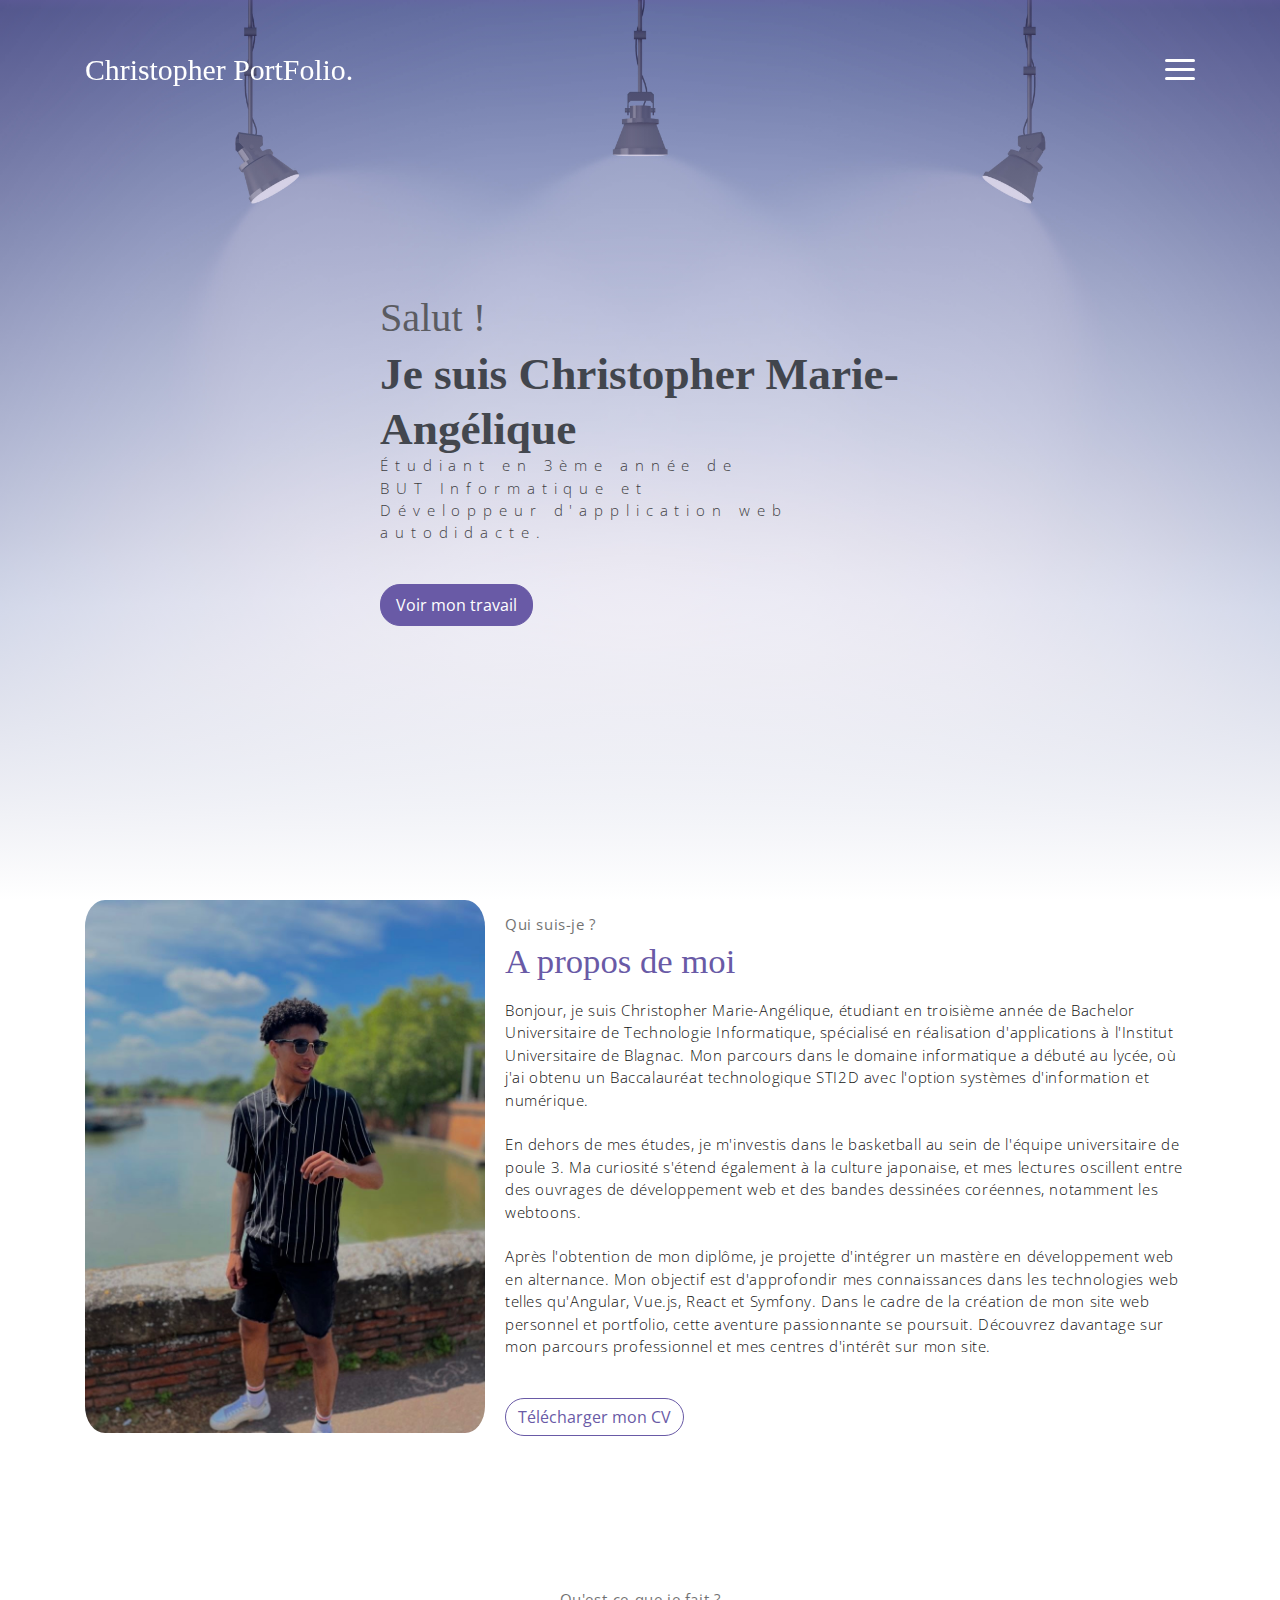
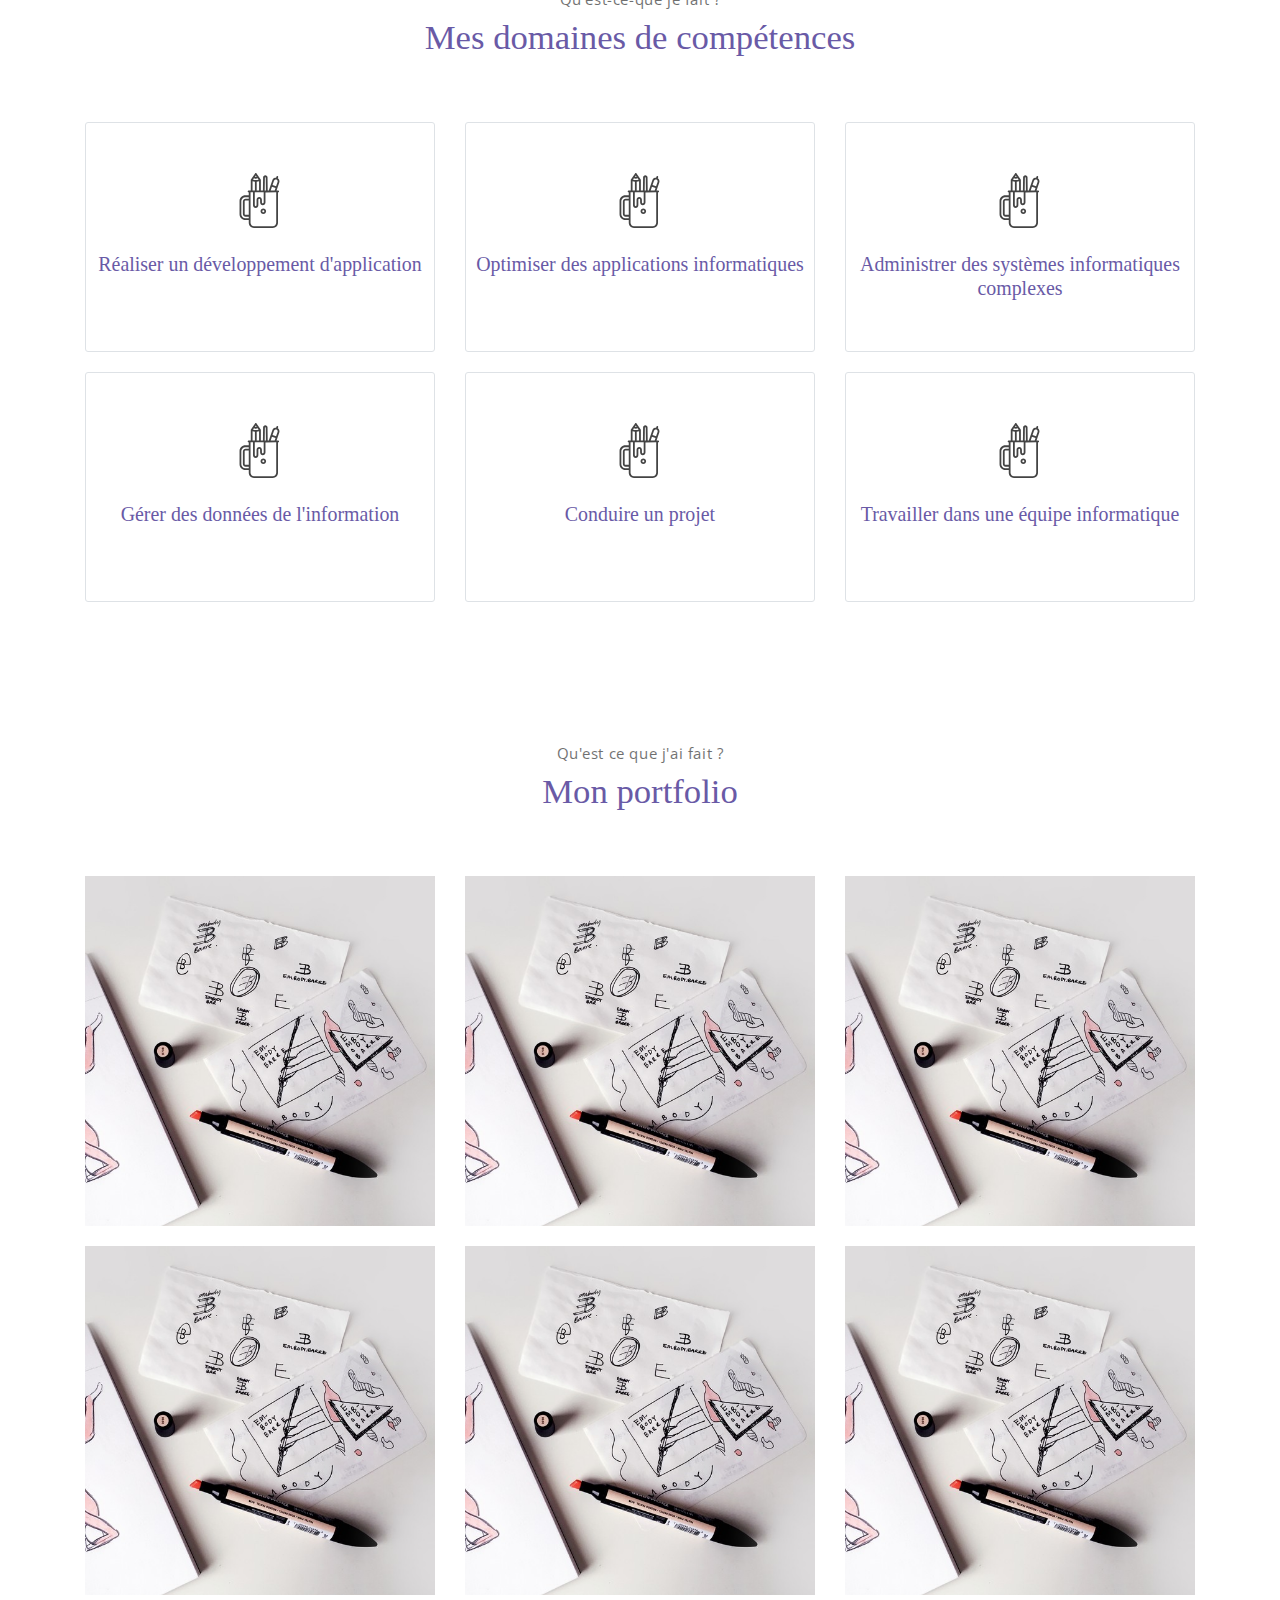
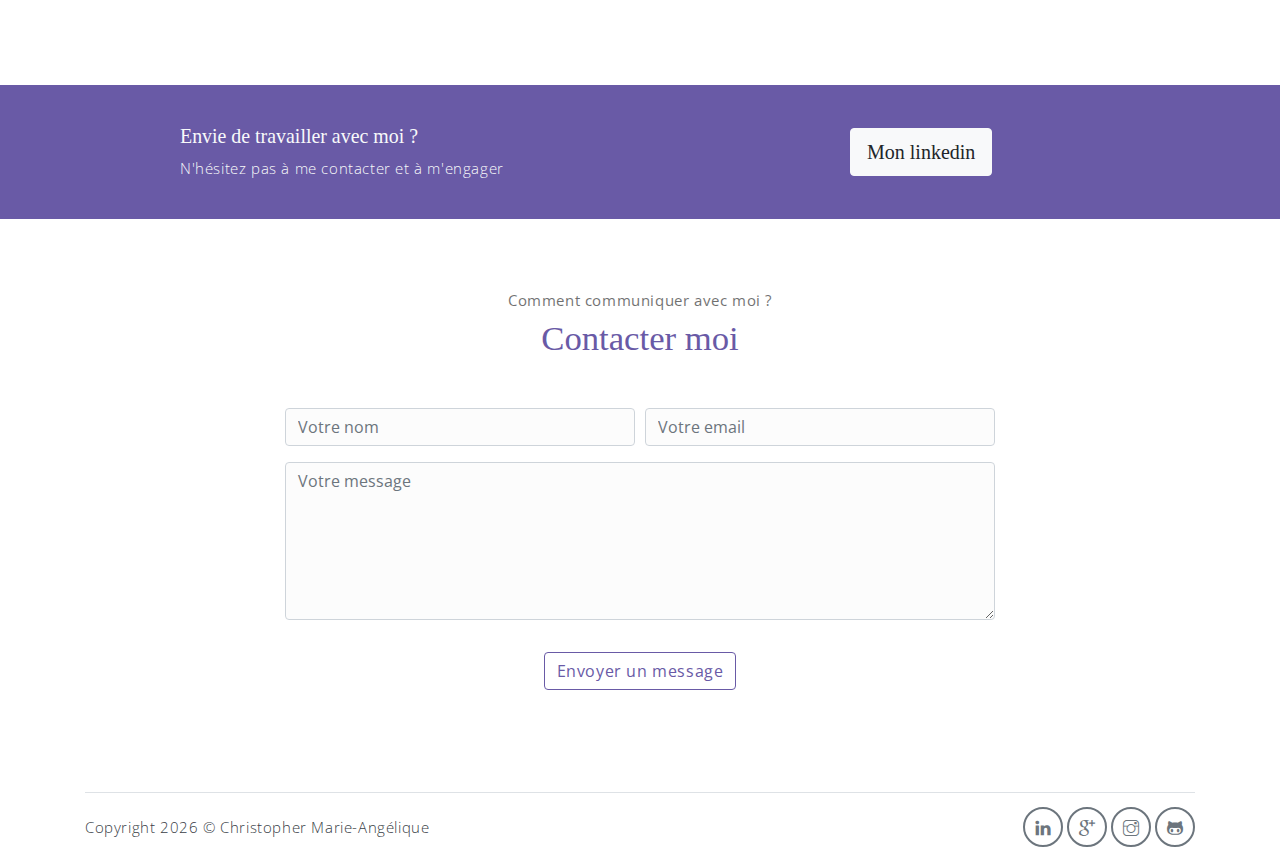
<file: index.html>
<!DOCTYPE html>
<html lang="en">
<head>
	<meta charset="utf-8">
    <meta name="viewport" content="width=device-width, initial-scale=1, shrink-to-fit=no">
    <meta name="description" content="Start your development with Meyawo landing page.">
    <meta name="author" content="Devcrud">
    <title>Christopher Marie-Angélique | Site web portfolio</title>
    <!-- font icons -->
    <link rel="stylesheet" href="assets/vendors/themify-icons/css/themify-icons.css">
    <!-- Bootstrap + Meyawo main styles -->
	<link rel="stylesheet" href="assets/css/meyawo.css">
</head>
<body data-spy="scroll" data-target=".navbar" data-offset="40" id="home">

    <!-- Page Navbar -->
    <nav class="custom-navbar" data-spy="affix" data-offset-top="20" style="padding-top: 20px;">
        <div class="container">
            <a class="logo" href="#">Christopher PortFolio.</a>         
            <ul class="nav">
                <li class="item">
                    <a class="link" href="#home">Accueil</a>
                </li>
                <li class="item">
                    <a class="link" href="#about">A propos</a>
                </li>
                <li class="item">
                    <a class="link" href="#portfolio">Portfolio</a>
                </li>
                <!-- <li class="item">
                    <a class="link" href="#testmonial">Testmonial</a>
                </li>
                <li class="item">
                    <a class="link" href="#blog">Blog</a>
                </li> -->
                <li class="item">
                    <a class="link" href="#contact">Contact</a>
                </li>
                <!-- <li class="item ml-md-3">
                    <a href="components.html" class="btn btn-primary">Components</a>
                </li> -->
            </ul>
            <a href="javascript:void(0)" id="nav-toggle" class="hamburger hamburger--elastic">
                <div class="hamburger-box">
                  <div class="hamburger-inner"></div>
                </div>
            </a>
        </div>          
    </nav><!-- End of Page Navbar -->

    <!-- page header -->
    <header id="home" class="header">
        <div class="overlay"></div>
        <div class="header-content container">
            <h1 class="header-title">
                <span class="up">Salut !</span>
                <span class="down">Je suis Christopher Marie-Angélique</span>
            </h1>
            <p class="header-subtitle">Étudiant en 3ème année de <br> BUT Informatique et <br> Développeur d'application web autodidacte.</p>            

            <a href="#portfolio">
                <button class="btn btn-primary view-work">Voir mon travail</button>
            </a>
        </div>              
    </header><!-- end of page header -->

    <!-- about section -->
    <section class="section pt-0" id="about">
        <!-- container -->
        <div class="container text-center">
            <!-- about wrapper -->
            <div class="about">
                <div class="about-img-holder">
                    <img src="assets/imgs/man.JPG" class="about-img" alt="Download free bootstrap 4 landing page, free boootstrap 4 templates, Download free bootstrap 4.1 landing page, free boootstrap 4.1.1 templates, meyawo Landing page">
                </div>
                <div class="about-caption">
                    <p class="section-subtitle">Qui suis-je ?</p>
                    <h2 class="section-title mb-3">A propos de moi</h2>
                    <p>
                        Bonjour, je suis Christopher Marie-Angélique, étudiant en troisième année de Bachelor Universitaire de Technologie Informatique, spécialisé en réalisation d'applications à l'Institut Universitaire de Blagnac. Mon parcours dans le domaine informatique a débuté au lycée, où j'ai obtenu un Baccalauréat technologique STI2D avec l'option systèmes d'information et numérique.
                        <br><br>
                        En dehors de mes études, je m'investis dans le basketball au sein de l'équipe universitaire de poule 3. Ma curiosité s'étend également à la culture japonaise, et mes lectures oscillent entre des ouvrages de développement web et des bandes dessinées coréennes, notamment les webtoons.
                        <br><br>
                        Après l'obtention de mon diplôme, je projette d'intégrer un mastère en développement web en alternance. Mon objectif est d'approfondir mes connaissances dans les technologies web telles qu'Angular, Vue.js, React et Symfony. Dans le cadre de la création de mon site web personnel et portfolio, cette aventure passionnante se poursuit. Découvrez davantage sur mon parcours professionnel et mes centres d'intérêt sur mon site.
                    </p>
                    <!-- <p>
                        Lorem ipsum dolor sit amet, consectetur adipisicing elit. Repudiandae aliquid ad provident aut fuga animi soluta quae eos non cupiditate voluptates dolorem, doloremque quos dicta quibusdam impedit iure nemo a iste 
                        <br>culpa! Quasi quibusdam hic recusandae delectus velit officiis explicabo voluptatibus! Nemo esse similique, voluptates labore distinctio, placeat explicabo facilis molestias, blanditiis culpa iusto voluptatem ratione eligendi a, quia temporibus velit vero ipsa sint ex voluptatum expedita aliquid! Debitis, nam!              
                    </p> -->

                    <a href="assets/files/cv.pdf" target="_blank">
                        <button class="btn-rounded btn btn-outline-primary mt-4 cv-btn">Télécharger mon CV</button>
                    </a>
                </div>              
            </div><!-- end of about wrapper -->
        </div><!-- end of container -->
    </section> <!-- end of about section -->

    <!-- service section -->
    <section class="section" id="service">
        <div class="container text-center">
            <p class="section-subtitle">Qu'est-ce-que je fait ?</p>
            <h6 class="section-title mb-6">Mes domaines de compétences</h6>
            <!-- row -->
            <div class="row">

                <div class="col-md-6 col-lg-4">
                    <div class="service-card">
                        <div class="body">
                            <img src="assets/imgs/pencil-case.svg" alt="Download free bootstrap 4 landing page, free boootstrap 4 templates, Download free bootstrap 4.1 landing page, free boootstrap 4.1.1 templates, meyawo Landing page" class="icon">
                            <h6 class="title">Réaliser un développement d'application</h6>
                            <p class="subtitle">Labore velit culpa adipisci excepturi consequuntur itaque in nam molestias dolorem iste quod.</p>
                        </div>
                    </div>
                </div>

                <div class="col-md-6 col-lg-4">
                    <div class="service-card">
                        <div class="body">
                            <img src="assets/imgs/pencil-case.svg" alt="Download free bootstrap 4 landing page, free boootstrap 4 templates, Download free bootstrap 4.1 landing page, free boootstrap 4.1.1 templates, meyawo Landing page" class="icon">
                            <h6 class="title">Optimiser des applications informatiques</h6>
                            <p class="subtitle">Labore velit culpa adipisci excepturi consequuntur itaque in nam molestias dolorem iste quod.</p>
                        </div>
                    </div>
                </div>
                
                <div class="col-md-6 col-lg-4">
                    <div class="service-card">
                        <div class="body">
                            <img src="assets/imgs/pencil-case.svg" alt="Download free bootstrap 4 landing page, free boootstrap 4 templates, Download free bootstrap 4.1 landing page, free boootstrap 4.1.1 templates, meyawo Landing page" class="icon">
                            <h6 class="title">Administrer des systèmes informatiques complexes</h6>
                            <p class="subtitle">Labore velit culpa adipisci excepturi consequuntur itaque in nam molestias dolorem iste quod.</p>
                        </div>
                    </div>
                </div>

                <div class="col-md-6 col-lg-4" style="margin-top: 20px;">
                    <div class="service-card">
                        <div class="body">
                            <img src="assets/imgs/pencil-case.svg" alt="Download free bootstrap 4 landing page, free boootstrap 4 templates, Download free bootstrap 4.1 landing page, free boootstrap 4.1.1 templates, meyawo Landing page" class="icon">
                            <h6 class="title">Gérer des données de l'information</h6>
                            <p class="subtitle">Labore velit culpa adipisci excepturi consequuntur itaque in nam molestias dolorem iste quod.</p>
                        </div>
                    </div>
                </div>

                <div class="col-md-6 col-lg-4" style="margin-top: 20px;">
                    <div class="service-card">
                        <div class="body">
                            <img src="assets/imgs/pencil-case.svg" alt="Download free bootstrap 4 landing page, free boootstrap 4 templates, Download free bootstrap 4.1 landing page, free boootstrap 4.1.1 templates, meyawo Landing page" class="icon">
                            <h6 class="title">Conduire un projet</h6>
                            <p class="subtitle">Labore velit culpa adipisci excepturi consequuntur itaque in nam molestias dolorem iste quod.</p>
                        </div>
                    </div>
                </div>

                <div class="col-md-6 col-lg-4" style="margin-top: 20px;">
                    <div class="service-card">
                        <div class="body">
                            <img src="assets/imgs/pencil-case.svg" alt="Download free bootstrap 4 landing page, free boootstrap 4 templates, Download free bootstrap 4.1 landing page, free boootstrap 4.1.1 templates, meyawo Landing page" class="icon">
                            <h6 class="title">Travailler dans une équipe informatique</h6>
                            <p class="subtitle">Labore velit culpa adipisci excepturi consequuntur itaque in nam molestias dolorem iste quod.</p>
                        </div>
                    </div>
                </div>

            </div>
        </div>
    </section>
    <!-- end of service section -->

    <!-- portfolio section -->
    <section class="section" id="portfolio">
        <div class="container text-center">
            <p class="section-subtitle">Qu'est ce que j'ai fait ?</p>
            <h6 class="section-title mb-6">Mon portfolio</h6>
            <!-- row -->
            <div class="row">
                
                <div class="col-md-4">
                    <div class="portfolio-card">
                        <img src="assets/imgs/folio-1.jpg" class="portfolio-card-img" alt="Download free bootstrap 4 landing page, free boootstrap 4 templates, Download free bootstrap 4.1 landing page, free boootstrap 4.1.1 templates, meyawo Landing page">    
                        <span class="portfolio-card-overlay">
                            <span class="portfolio-card-caption">
                                <h4>Application web gestion des vacataires</h5>
                                <p class="font-weight-normal">Catégorie : <br> Développement d'application web</p>
                                <p class="font-weight-normal">Techologies et outils utilisés : <br> Angular / Express.js / MongoDB / Bootstrap /  Git & Github / vercel</p>
                                <div class="button">
                                    <a href="#">
                                        <button class="btn-rounded btn btn-outline-primary mt-4 cv-btn">En savoir plus</button>
                                    </a>
                                    <a href="#">
                                        <button class="btn-rounded btn btn-outline-primary mt-4 cv-btn">Découvrir</button>
                                    </a>
                                </div>
                            </span>                         
                        </span>        
                    </div>
                </div>

                <div class="col-md-4">
                    <div class="portfolio-card">
                        <img src="assets/imgs/folio-1.jpg" class="portfolio-card-img" alt="Download free bootstrap 4 landing page, free boootstrap 4 templates, Download free bootstrap 4.1 landing page, free boootstrap 4.1.1 templates, meyawo Landing page">    
                        <span class="portfolio-card-overlay">
                            <span class="portfolio-card-caption">
                                <h4>Site web e-commerce</h5>
                                <p class="font-weight-normal">Catégorie : <br> Développement d'application web</p>
                                <p class="font-weight-normal">Techologies et outils utilisés : <br> PHP / PHPMyAdmin / MySQL / Win'Design / Mamp / Git & Github</p>
                                <div class="button">
                                    <a href="#">
                                        <button class="btn-rounded btn btn-outline-primary mt-4 cv-btn">En savoir plus</button>
                                    </a>
                                    <a href="#">
                                        <button class="btn-rounded btn btn-outline-primary mt-4 cv-btn">Découvrir</button>
                                    </a>
                                </div>
                            </span>                         
                        </span>        
                    </div>
                </div>

                <div class="col-md-4">
                    <div class="portfolio-card">
                        <img src="assets/imgs/folio-1.jpg" class="portfolio-card-img" alt="Download free bootstrap 4 landing page, free boootstrap 4 templates, Download free bootstrap 4.1 landing page, free boootstrap 4.1.1 templates, meyawo Landing page">    
                        <span class="portfolio-card-overlay">
                            <span class="portfolio-card-caption">
                                <h4>Quizz contre le phishing</h5>
                                <p class="font-weight-normal">Catégorie : <br> Développement d'application web</p>
                                <p class="font-weight-normal">Techologies et outils utilisés : <br> Vue.js / Axios / Bootstrap / Git & GitHub / Figma</p>
                                <div class="button">
                                    <a href="#">
                                        <button class="btn-rounded btn btn-outline-primary mt-4 cv-btn">En savoir plus</button>
                                    </a>
                                    <a href="#">
                                        <button class="btn-rounded btn btn-outline-primary mt-4 cv-btn">Découvrir</button>
                                    </a>
                                </div>
                            </span>                         
                        </span>        
                    </div>
                </div>

                <div class="col-md-4">
                    <div class="portfolio-card">
                        <img src="assets/imgs/folio-1.jpg" class="portfolio-card-img" alt="Download free bootstrap 4 landing page, free boootstrap 4 templates, Download free bootstrap 4.1 landing page, free boootstrap 4.1.1 templates, meyawo Landing page">    
                        <span class="portfolio-card-overlay">
                            <span class="portfolio-card-caption">
                                <h4>Création d'une base de données</h5>
                                <p class="font-weight-normal">Catégorie : <br> Base de données</p>
                                <p class="font-weight-normal">Techologies et outils utilisés : <br> Vue.js / Axios / Bootstrap / Git & GitHub / Figma</p>
                                <div class="button">
                                    <a href="#">
                                        <button class="btn-rounded btn btn-outline-primary mt-4 cv-btn">En savoir plus</button>
                                    </a>
                                    <a href="#">
                                        <button class="btn-rounded btn btn-outline-primary mt-4 cv-btn">Découvrir</button>
                                    </a>
                                </div>
                            </span>                         
                        </span>        
                    </div>
                </div>

                <div class="col-md-4">
                    <div class="portfolio-card">
                        <img src="assets/imgs/folio-1.jpg" class="portfolio-card-img" alt="Download free bootstrap 4 landing page, free boootstrap 4 templates, Download free bootstrap 4.1 landing page, free boootstrap 4.1.1 templates, meyawo Landing page">    
                        <span class="portfolio-card-overlay">
                            <span class="portfolio-card-caption">
                                <h4>Application web bancaire</h5>
                                <p class="font-weight-normal">Catégorie : <br> Base de données</p>
                                <p class="font-weight-normal">Techologies et outils utilisés : <br> Vue.js / Axios / Bootstrap / Git & GitHub / Figma</p>
                                <div class="button">
                                    <a href="#">
                                        <button class="btn-rounded btn btn-outline-primary mt-4 cv-btn">En savoir plus</button>
                                    </a>
                                    <a href="#">
                                        <button class="btn-rounded btn btn-outline-primary mt-4 cv-btn">Découvrir</button>
                                    </a>
                                </div>
                            </span>                         
                        </span>        
                    </div>
                </div>

                <div class="col-md-4">
                    <div class="portfolio-card">
                        <img src="assets/imgs/folio-1.jpg" class="portfolio-card-img" alt="Download free bootstrap 4 landing page, free boootstrap 4 templates, Download free bootstrap 4.1 landing page, free boootstrap 4.1.1 templates, meyawo Landing page">    
                        <span class="portfolio-card-overlay">
                            <span class="portfolio-card-caption">
                                <h4>Création d'un Black-jack</h5>
                                <p class="font-weight-normal">Catégorie : <br> Base de données</p>
                                <p class="font-weight-normal">Techologies et outils utilisés : <br> Vue.js / Axios / Bootstrap / Git & GitHub / Figma</p>
                                <div class="button">
                                    <a href="#">
                                        <button class="btn-rounded btn btn-outline-primary mt-4 cv-btn">En savoir plus</button>
                                    </a>
                                    <a href="#">
                                        <button class="btn-rounded btn btn-outline-primary mt-4 cv-btn">Découvrir</button>
                                    </a>
                                </div>
                            </span>                         
                        </span>        
                    </div>
                </div>

            </div>
        </div>
    </section> 
    <!-- end of portfolio section -->

    <!-- pricing section -->
    <!-- <section class="section" id="pricing">
        <div class="container text-center">
            <p class="section-subtitle">How Much I Charge ?</p>
            <h6 class="section-title mb-6">My Pricing</h6>

            <div class="pricing-wrapper">
                <div class="pricing-card">
                    <div class="pricing-card-header">
                        <img class="pricing-card-icon" src="assets/imgs/scooter.svg" alt="Download free bootstrap 4 landing page, free boootstrap 4 templates, Download free bootstrap 4.1 landing page, free boootstrap 4.1.1 templates, meyawo Landing page">
                    </div>
                    <div class="pricing-card-body">
                        <h6 class="pricing-card-title">Free</h6>
                        <div class="pricing-card-list">
                            <p>accusamus reprehenderit</p>
                            <p>provident dolorem </p>
                            <p>quos neque</p>
                            <p>fugiat quibusdam</p>
                            <p><i class="ti-close"></i></p>
                            <p><i class="ti-close"></i></p>
                        </div>
                    </div>
                    <div class="pricing-card-footer">
                        <span>$</span>
                        <span>0.00/Month</span>
                    </div>
                    <a href="#" class="btn btn-primary mt-3 pricing-card-btn">Subscribe</a>
                </div>
                <div class="pricing-card">
                    <div class="pricing-card-header">
                        <img class="pricing-card-icon" src="assets/imgs/shipped.svg" alt="Download free bootstrap 4 landing page, free boootstrap 4 templates, Download free bootstrap 4.1 landing page, free boootstrap 4.1.1 templates, meyawo Landing page">
                    </div>
                    <div class="pricing-card-body">
                        <h6 class="pricing-card-title">Basic</h6>
                        <div class="pricing-card-list">
                            <p>accusamus reprehenderit</p>
                            <p>provident dolorem </p>
                            <p>quos neque</p>
                            <p>fugiat quibusdam</p>
                            <p>accusamus laboriosam</p>
                            <p><i class="ti-close"></i></p>
                        </div>
                    </div>
                    <div class="pricing-card-footer">
                        <span>$</span>
                        <span>9.99/Month</span>
                    </div>
                    <a href="#" class="btn btn-primary mt-3 pricing-card-btn">Subscribe</a>
                </div>
                <div class="pricing-card">
                    <div class="pricing-card-header">
                        <img class="pricing-card-icon" src="assets/imgs/startup.svg" alt="Download free bootstrap 4 landing page, free boootstrap 4 templates, Download free bootstrap 4.1 landing page, free boootstrap 4.1.1 templates, meyawo Landing page">
                    </div>
                    <div class="pricing-card-body">
                        <h6 class="pricing-card-title">Premium</h6>
                        <div class="pricing-card-list">
                            <p>accusamus reprehenderit</p>
                            <p>provident dolorem </p>
                            <p>quos neque</p>
                            <p>fugiat quibusdam</p>
                            <p>accusamus laboriosam</p>
                            <p>inventore omnis</p>
                        </div>
                    </div>
                    <div class="pricing-card-footer">
                        <span>$</span>
                        <span>99.9/Month</span>
                    </div>
                    <a href="#" class="btn btn-primary mt-3 pricing-card-btn">Subscribe</a>
                </div>

            </div>
        </div>
    </section> -->
    <!-- end of pricing section -->

    <!-- section -->
    <section class="section-sm bg-primary">
        <!-- container -->
        <div class="container text-center text-sm-left">
            <!-- row -->
            <div class="row align-items-center">
                <div class="col-sm offset-md-1 mb-4 mb-md-0">
                    <h6 class="title text-light">Envie de travailler avec moi ?</h6>
                    <p class="m-0 text-light">N'hésitez pas à me contacter et à m'engager</p>
                </div>
                <div class="col-sm offset-sm-2 offset-md-3">
                    <a href="https://fr.linkedin.com/in/christopher-marie-angelique-0b9761252" target="_blank">
                        f<button class="btn btn-lg my-font btn-light rounded">Mon linkedin</button>
                    </a>
                </div>
            </div> <!-- end of row -->
        </div> <!-- end of container -->
    </section> <!-- end of section -->

    <!-- testimonial section -->
    <!-- <section class="section" id="testmonial">
        <div class="container text-center">
            <p class="section-subtitle">What Think Client About Me ?</p>
            <h6 class="section-title mb-6">Testmonial</h6>

            <div class="row">
                <div class="col-md-6">
                    <div class="testimonial-card">
                        <div class="testimonial-card-img-holder">
                            <img src="assets/imgs/avatar2.jpg" class="testimonial-card-img" alt="Download free bootstrap 4 landing page, free boootstrap 4 templates, Download free bootstrap 4.1 landing page, free boootstrap 4.1.1 templates, meyawo Landing page">                           
                        </div>
                        <div class="testimonial-card-body">
                            <p class="testimonial-card-subtitle">Lorem ipsum dolor sit amet, consectetur adipisicing elit. Eaque doloribus autem aperiam earum nostrum omnis blanditiis corporis perspiciatis adipisci nihil.</p>
                            <h6 class="testimonial-card-title">Emily Reb</h6>
                        </div>
                    </div>
                </div>
                <div class="col-md-6">
                    <div class="testimonial-card">
                        <div class="testimonial-card-img-holder">
                            <img src="assets/imgs/avatar3.jpg" class="testimonial-card-img" alt="Download free bootstrap 4 landing page, free boootstrap 4 templates, Download free bootstrap 4.1 landing page, free boootstrap 4.1.1 templates, meyawo Landing page">                        
                        </div>
                        <div class="testimonial-card-body">
                            <p class="testimonial-card-subtitle">Lorem ipsum dolor sit amet, consectetur adipisicing elit. Eaque doloribus autem aperiam earum nostrum omnis blanditiis corporis perspiciatis adipisci nihil.</p>
                            <h6 class="testimonial-card-title">Emily Reb</h6>
                        </div>
                    </div>
                </div>
            </div>
        </div>
    </section> -->
    
    <!-- blog section -->
    <!-- <section class="section" id="blog">

        <div class="container text-center">
            <p class="section-subtitle">Recent Posts?</p>
            <h6 class="section-title mb-6">Blog</h6>

            <div class="blog-card">
                <div class="blog-card-header">
                    <img src="assets/imgs/img-1.jpg" class="blog-card-img" alt="Download free bootstrap 4 landing page, free boootstrap 4 templates, Download free bootstrap 4.1 landing page, free boootstrap 4.1.1 templates, meyawo Landing page">
                </div>
                <div class="blog-card-body">
                    <h5 class="blog-card-title">Consectetur adipisicing elit</h6>

                    <p class="blog-card-caption">
                        <a href="#">By: Admin</a>
                        <a href="#"><i class="ti-heart text-danger"></i> 234</a>
                        <a href="#"><i class="ti-comment"></i> 123</a>
                    </p>
                    <p>Lorem ipsum dolor sit amet, consectetur adipisicing elit. Amet nesciunt qui sit velit delectus voluptates, repellat ipsum culpa id deleniti. Rerum debitis facilis accusantium neque numquam mollitia modi quasi distinctio.</p>

                    <p><b>Necessitatibus nihil impedit! Ex nisi eveniet, dolor aliquid consequuntur repudiandae.</b></p>
                    <p>Magnam in repellat enim harum omnis aperiam! Explicabo illo, commodi, dolor blanditiis cupiditate harum nisi vero accusamus laudantium voluptatibus dolores quae obcaecati.</p>

                    <a href="#" class="blog-card-link">Read more <i class="ti-angle-double-right"></i></a>
                </div>
            </div>

            <div class="blog-card">
                <div class="blog-card-header">
                    <img src="assets/imgs/img-2.jpg" class="blog-card-img" alt="Download free bootstrap 4 landing page, free boootstrap 4 templates, Download free bootstrap 4.1 landing page, free boootstrap 4.1.1 templates, meyawo Landing page">
                </div>
                <div class="blog-card-body">
                    <h5 class="blog-card-title">Explicabo illo</h6>

                    <p class="blog-card-caption">
                        <a href="#">By: Admin</a>
                        <a href="#"><i class="ti-heart text-danger"></i> 456</a>
                        <a href="#"><i class="ti-comment"></i> 264</a>
                    </p>
                    
                    <p>Lorem ipsum dolor sit amet, consectetur adipisicing elit. Impedit excepturi laborum enim, vitae ipsam atque eum, ad iusto consequuntur voluptas, esse doloribus. Perferendis porro quisquam vitae exercitationem aliquid, minus eos laborum repudiandae, cumque debitis iusto omnis praesentium? Laborum placeat sit adipisci illum tempore maxime, esse qui quae? Molestias excepturi corporis similique doloribus. Esse vitae earum architecto nulla non dolores illum at perspiciatis quod, et deleniti cupiditate reiciendis harum facere, delectus eum commodi soluta distinctio sit repudiandae possimus sunt. Ipsum, rem.</p>

                    <a href="#" class="blog-card-link">Read more <i class="ti-angle-double-right"></i></a>
                </div>
            </div>

        </div>
    </section> -->

    <!-- contact section -->
    <section class="section" id="contact">
        <div class="container text-center">
            <p class="section-subtitle">Comment communiquer avec moi ?</p>
            <h6 class="section-title mb-5">Contacter moi</h6>
            <!-- contact form -->
            <form action="" class="contact-form col-md-10 col-lg-8 m-auto">
                <div class="form-row">
                    <div class="form-group col-sm-6">
                        <input type="text" size="50" class="form-control" placeholder="Votre nom" required>                 
                    </div>
                    <div class="form-group col-sm-6">
                        <input type="email" class="form-control" placeholder="Votre email"requried>                 
                    </div>
                    <div class="form-group col-sm-12">
                        <textarea name="comment" id="comment" rows="6"   class="form-control" placeholder="Votre message"></textarea>
                    </div>
                    <div class="form-group col-sm-12 mt-3">
                        <a href="https://www.youtube.com/watch?v=dQw4w9WgXcQ">
                            <!-- <input type="submit" value="Envoyer un message" class="btn btn-outline-primary rounded">                   -->
                            <p class="btn btn-outline-primary rounded">Envoyer un message</p>
                        </a>
                    </div>
                </div>  
            </form><!-- end of contact form -->
        </div><!-- end of container -->
    </section><!-- end of contact section -->

    <!-- footer -->
    <div class="container">
        <footer class="footer">       
            <p class="mb-0">Copyright <script>document.write(new Date().getFullYear())</script> &copy; <a href="#">Christopher Marie-Angélique</a></p>
            <div class="social-links text-right m-auto ml-sm-auto">
                <a href="javascript:void(0)" class="link"><i class="ti-linkedin"></i></a>
                <a href="mailto:christopher2211.angelique@gmail.com" class="link"><i class="ti-google"></i></a>
                <a href="https://www.instagram.com/_chris.973/" class="link"><i class="ti-instagram"></i></a>
                <a href="https://github.com/Chris-973" class="link"><i class="ti-github"></i></a>
            </div>
        </footer>
    </div> <!-- end of page footer -->
	
	<!-- core  -->
    <script src="assets/vendors/jquery/jquery-3.4.1.js"></script>
    <script src="assets/vendors/bootstrap/bootstrap.bundle.js"></script>

    <!-- bootstrap 3 affix -->
	<script src="assets/vendors/bootstrap/bootstrap.affix.js"></script>

    <!-- Meyawo js -->
    <script src="assets/js/meyawo.js"></script>

</body>
</html>
</file>
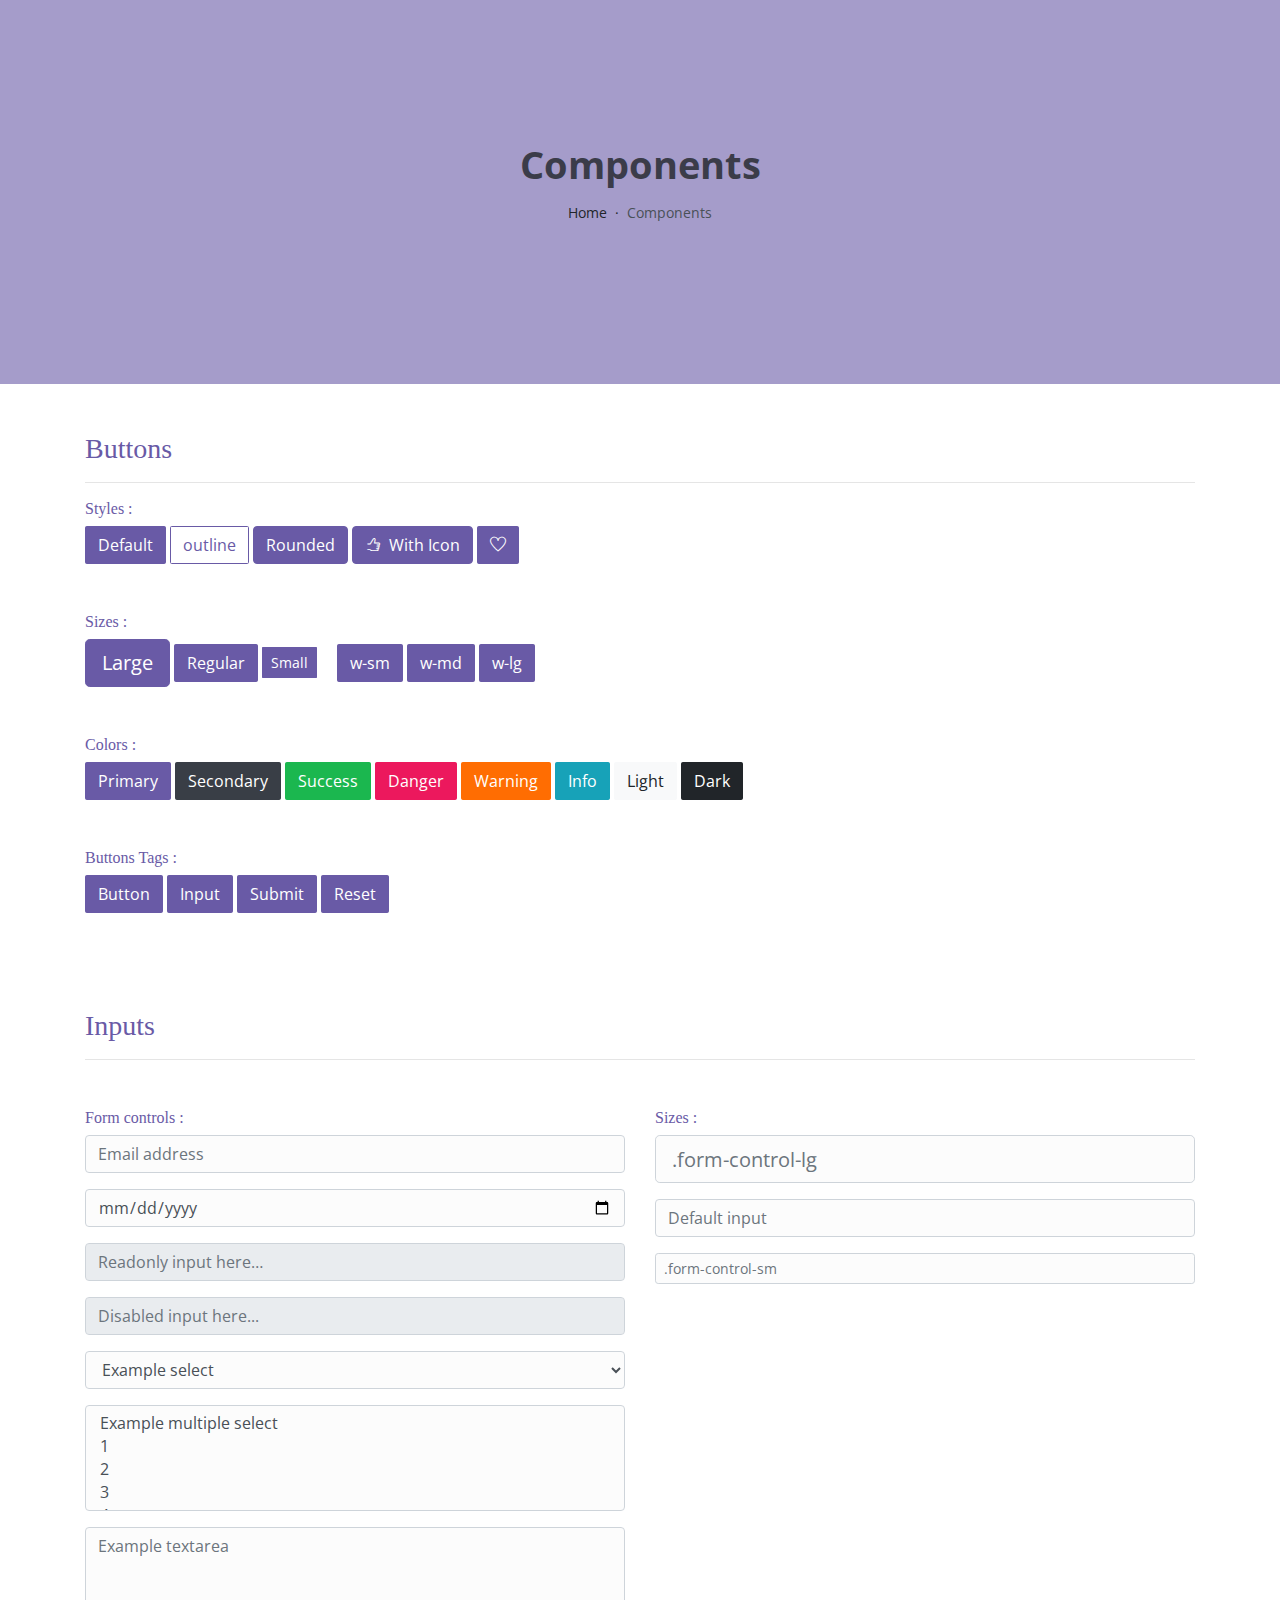
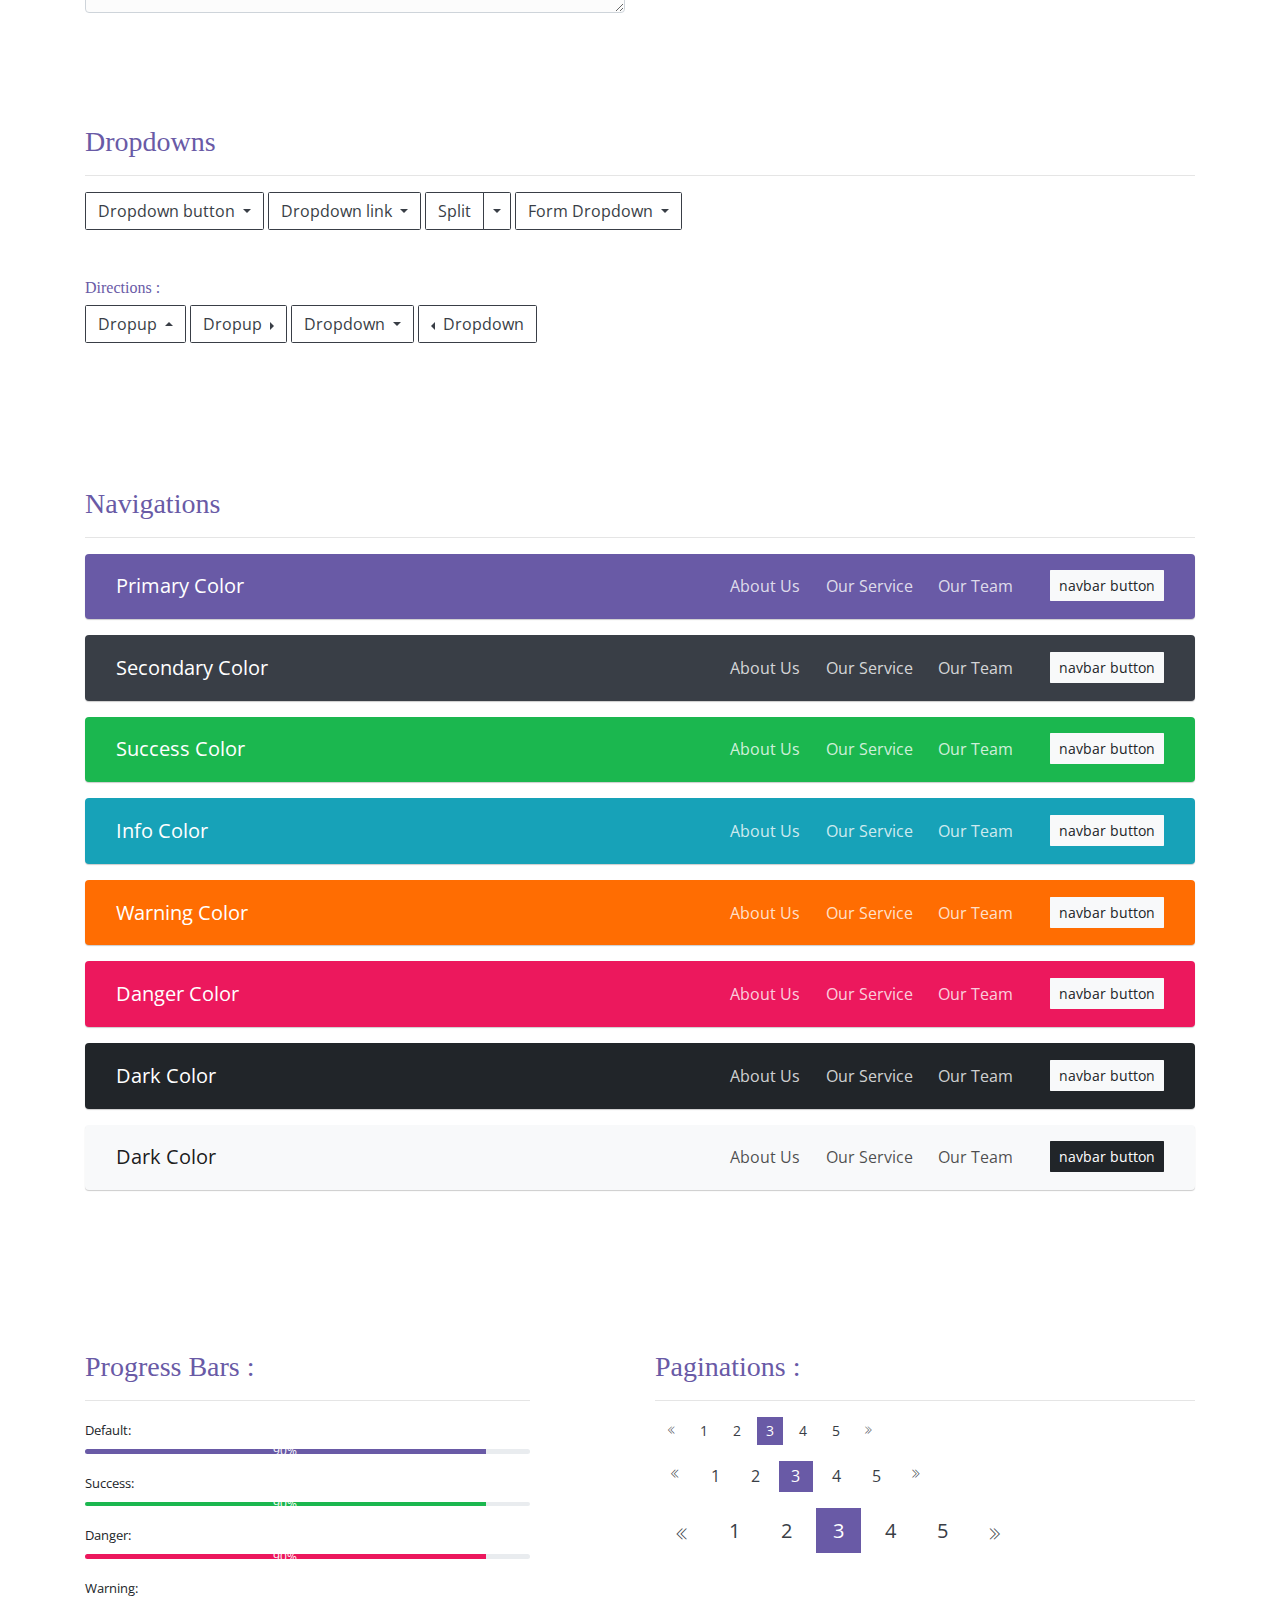
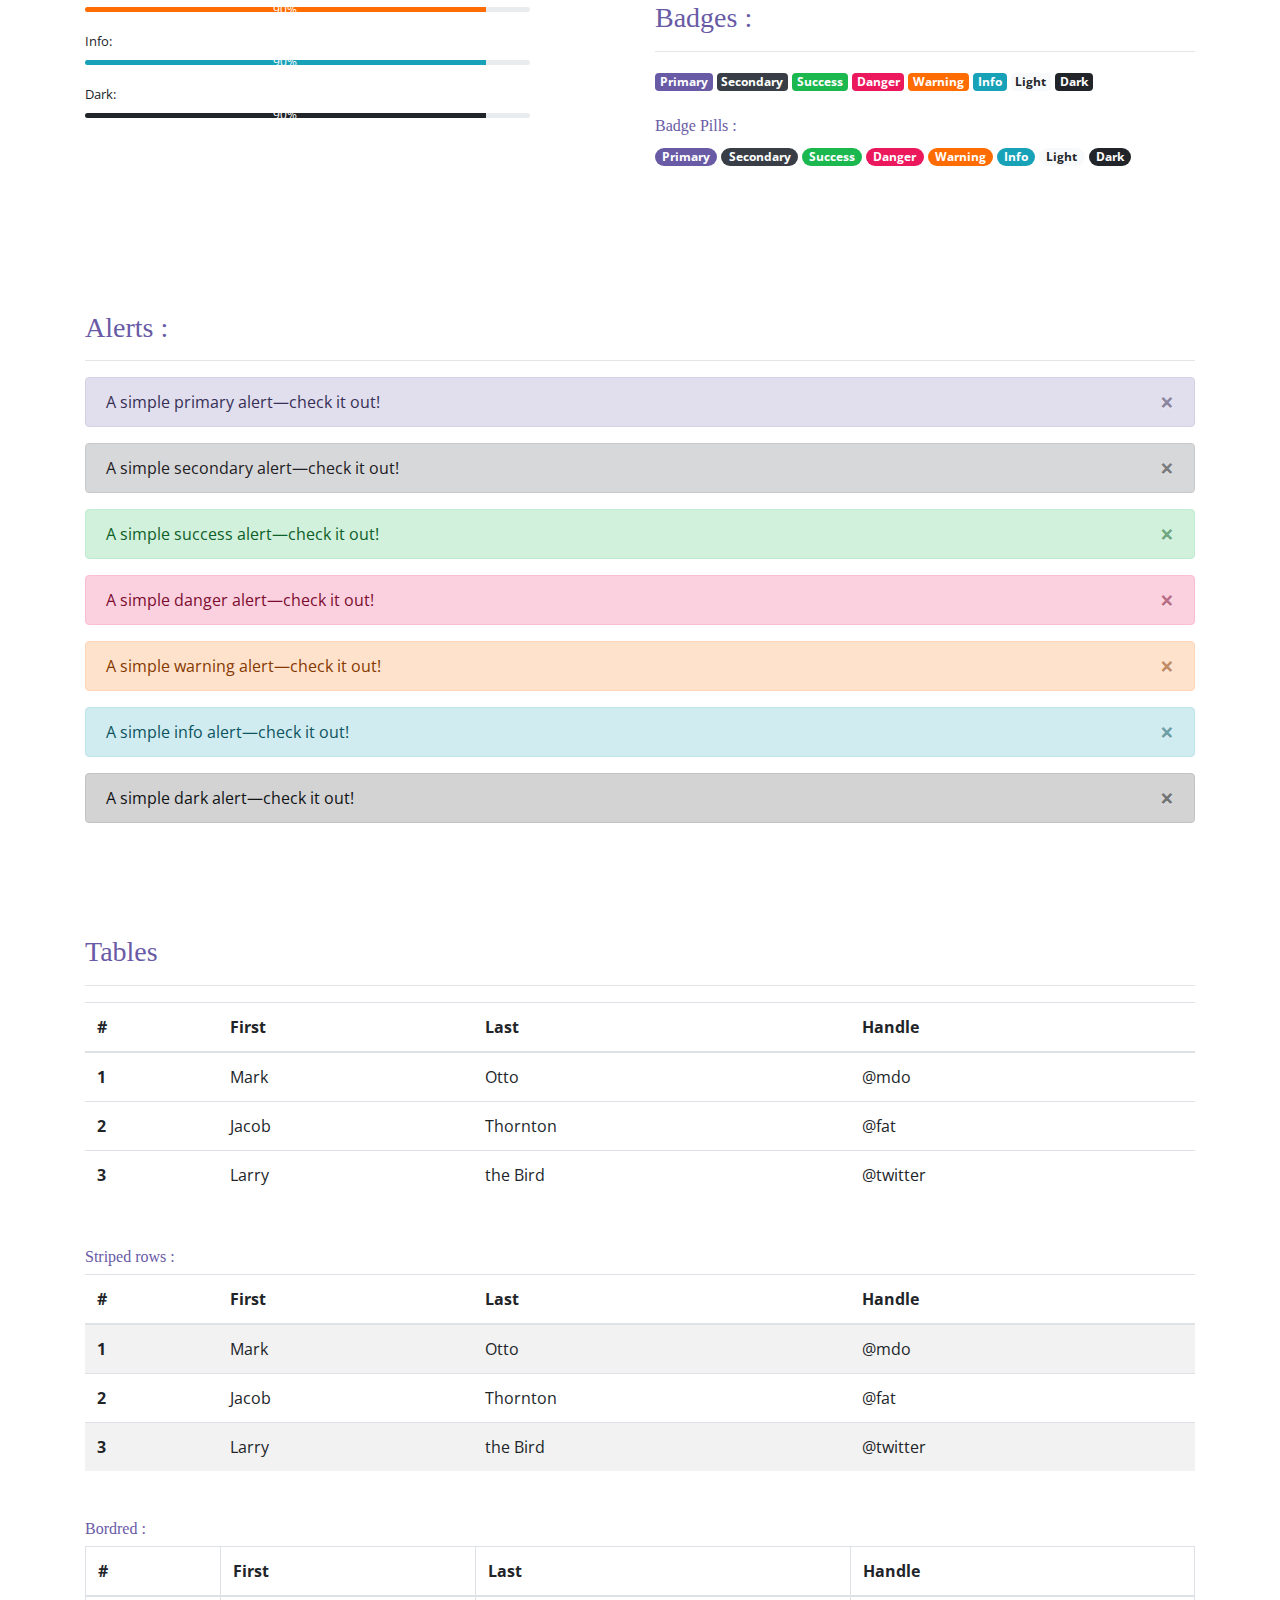
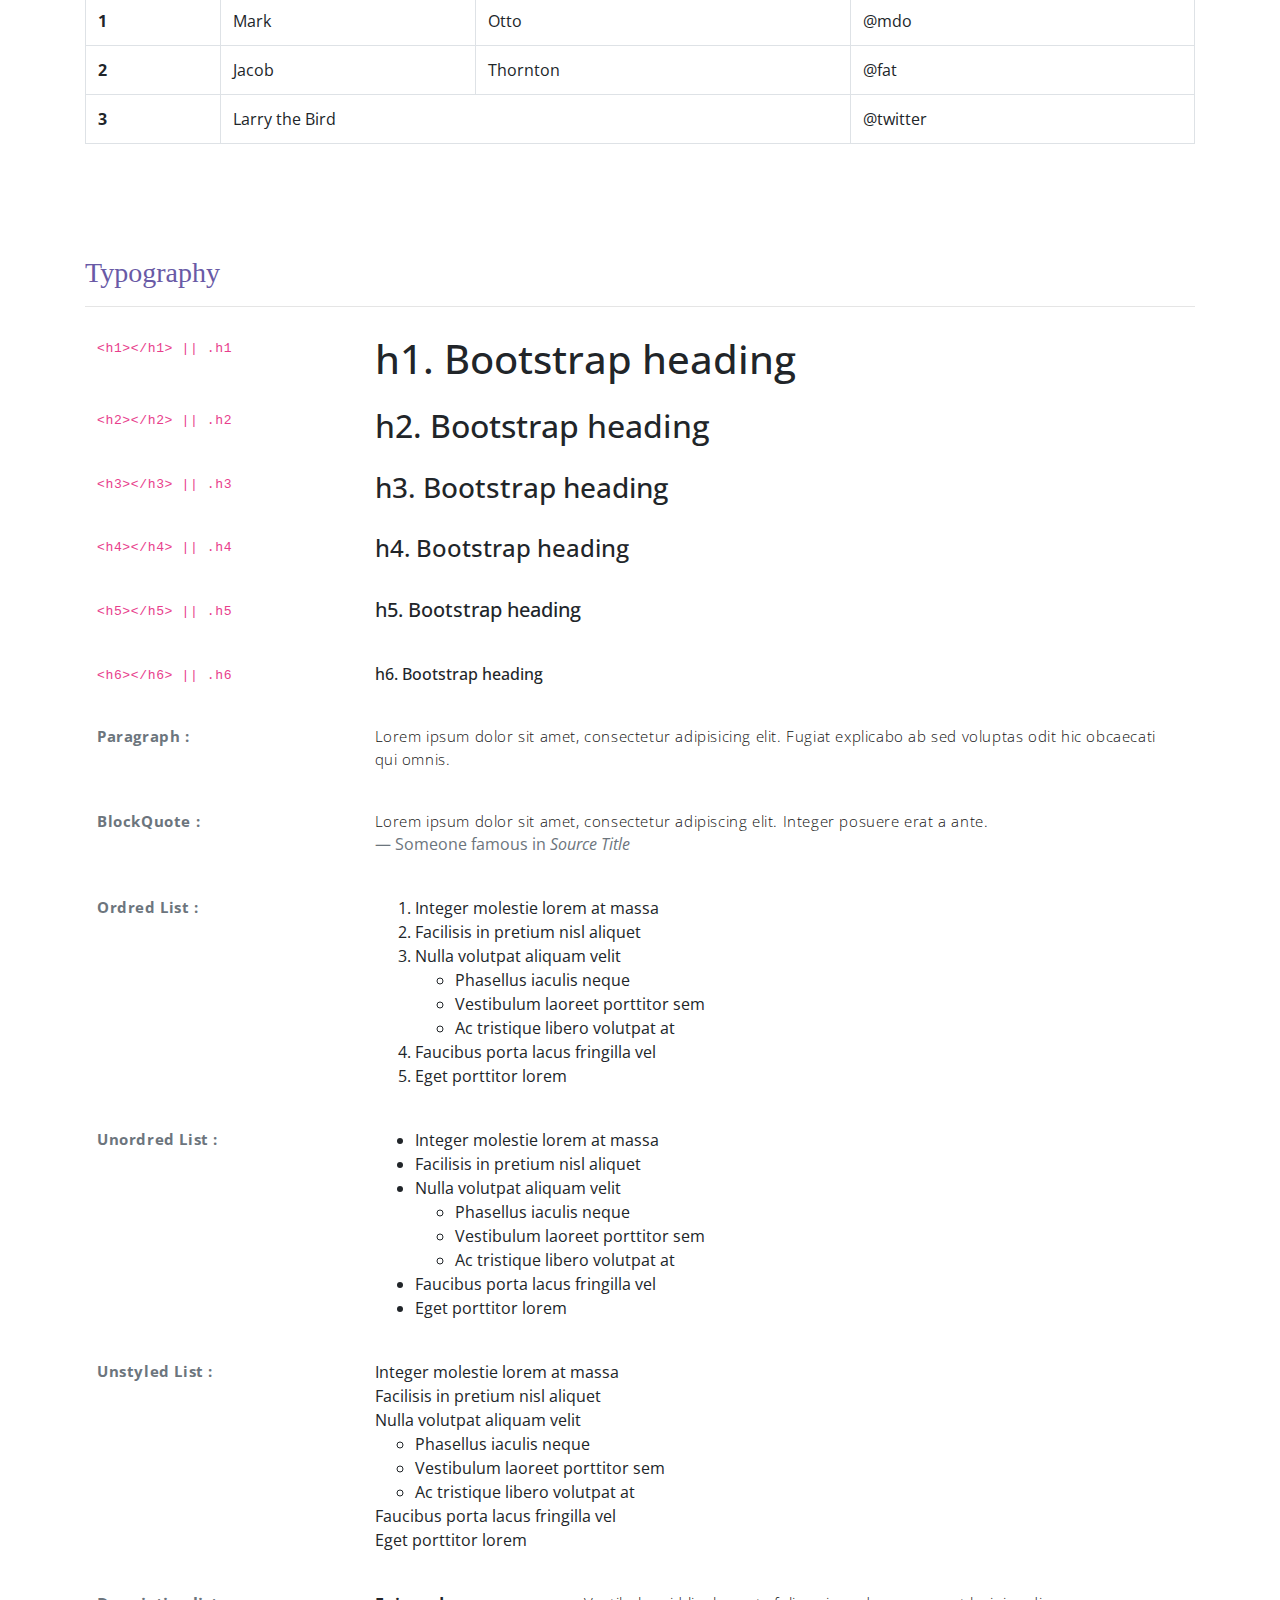
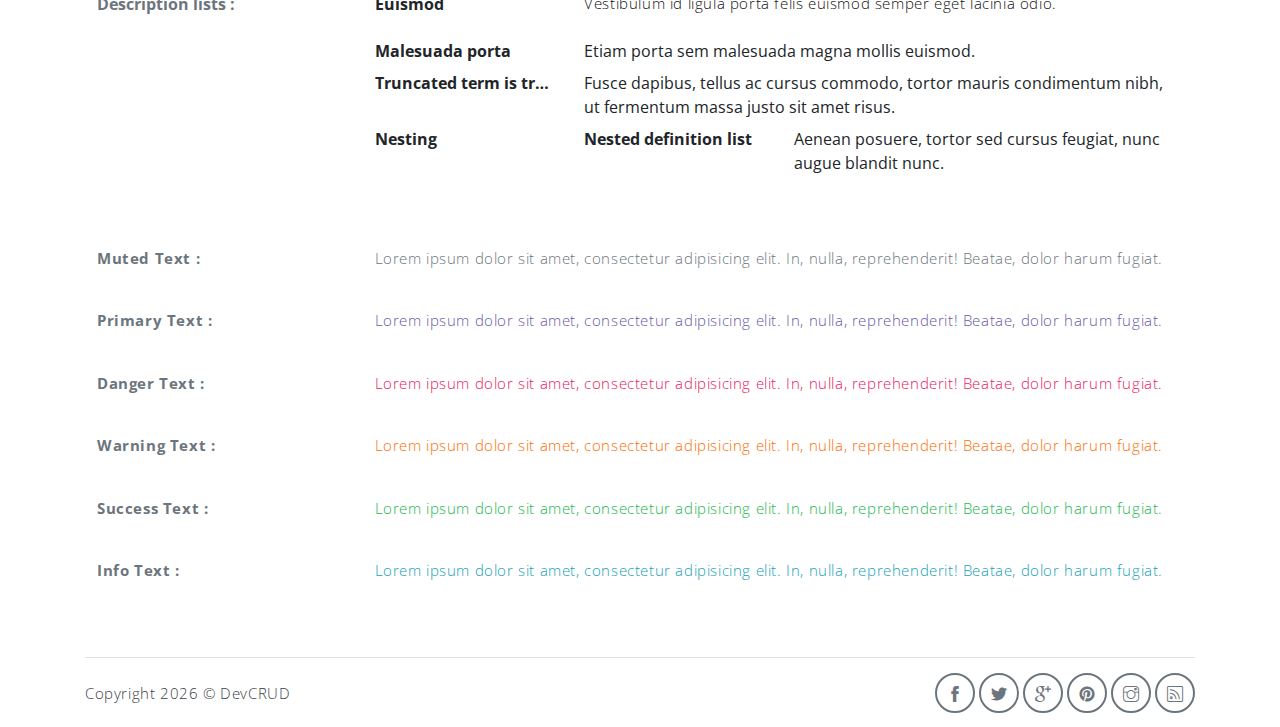
<file: components.html>
<!DOCTYPE html>
<html lang="fr">
<head>
   <meta charset="utf-8">
   <meta name="viewport" content="width=device-width, initial-scale=1, shrink-to-fit=no">
   <meta name="description" content="Start your development with Meyawo landing page.">
   <meta name="author" content="Devcrud">
   <title>Meyawo Landing page | Components</title>
   <!-- font icons -->
   <link rel="stylesheet" href="assets/vendors/themify-icons/css/themify-icons.css">
   <!-- Bootstrap + Steller  -->
   <link rel="stylesheet" href="assets/css/meyawo.css">
</head>
<body>

   <!-- Page Header -->
   <header class="header header-mini"> 
      <div class="header-title">Components</div> 
      <nav aria-label="breadcrumb">
         <ol class="breadcrumb">
            <li class="breadcrumb-item"><a href="/">Home</a></li>
            <li class="breadcrumb-item active" aria-current="page">Components</li>
         </ol>
      </nav>
   </header> <!-- End Of Page Header -->

   <!-- main content -->
   <div class="container">

      <!-- Buttons -->
      <h3 class="mt-5">Buttons</h3>
      <hr>
      <h6 class="section-secondary-title">Styles :</h6>
      <button class="btn btn-primary">Default</button>
      <button class="btn btn-outline-primary">outline</button>
      <button class="btn btn-primary rounded">Rounded</button>
      <button class="btn btn-primary rounded"><i class="ti-thumb-up pr-1"></i> With Icon</button>
      <button class="btn btn-primary circle"><i class="ti-heart"></i></button>

      <h6 class="section-secondary-title mt-5">Sizes :</h6>
      <button class="btn btn-primary btn-lg">Large</button>
      <button class="btn btn-primary ">Regular</button>
      <button class="btn btn-primary btn-sm">Small</button>
      <button class="btn btn-primary w-sm ml-3">w-sm</button>
      <button class="btn btn-primary w-md">w-md</button>
      <button class="btn btn-primary w-lg">w-lg</button>

      <h6 class="section-secondary-title mt-5">Colors :</h6>          
      <button type="button" class="btn btn-primary">Primary</button>
      <button type="button" class="btn btn-secondary">Secondary</button>
      <button type="button" class="btn btn-success">Success</button>
      <button type="button" class="btn btn-danger">Danger</button>
      <button type="button" class="btn btn-warning">Warning</button>
      <button type="button" class="btn btn-info">Info</button>
      <button type="button" class="btn btn-light">Light</button>
      <button type="button" class="btn btn-dark">Dark</button>

      <h6 class="section-secondary-title mt-5">Buttons Tags :</h6>
      <button class="btn btn-primary" type="submit">Button</button>
      <input class="btn btn-primary" type="button" value="Input">
      <input class="btn btn-primary" type="submit" value="Submit">
      <input class="btn btn-primary" type="reset" value="Reset">
      
      <!-- devider -->
      <div class="py-5"></div>

      <!-- Inputs -->
      <h3>Inputs</h3>
      <hr>
      <div class="row mt-5">
         <div class="col-md-6">
            <h6 class="section-secondary-title">Form controls :</h6>        
            <div class="form-group">
               <input type="email" class="form-control" id="exampleFormControlInput1" placeholder="Email address">
            </div>
            <div class="form-group">
               <input type="date" class="form-control" id="exampleFormControlInput1" placeholder="Date">
            </div>
            <div class="form-group">
               <input class="form-control" type="text" placeholder="Readonly input here…" readonly>
            </div>
            <div class="form-group">
               <input class="form-control" id="disabledInput" type="text" placeholder="Disabled input here..." disabled>
            </div>
            <div class="form-group">
               <select class="form-control" id="exampleFormControlSelect1">
                  <option>Example select</option>
                  <option>1</option>
                  <option>2</option>
                  <option>3</option>
                  <option>4</option>
                  <option>5</option>
               </select>
            </div>
            <div class="form-group">
               <select multiple class="form-control" id="exampleFormControlSelect2">
                  <option>Example multiple select</option>
                  <option>1</option>
                  <option>2</option>
                  <option>3</option>
                  <option>4</option>
                  <option>5</option>
               </select>
            </div>
            <div class="form-group">
               <textarea class="form-control" id="exampleFormControlTextarea1" rows="3" placeholder="Example textarea"></textarea>
            </div>
         </div>
         <div class="col-md-6">
            <h6 class="section-secondary-title">Sizes :</h6>    
            <div class="form-group">
               <input class="form-control form-control-lg" type="text" placeholder=".form-control-lg">             
            </div>
            <div class="form-group">
               <input class="form-control" type="text" placeholder="Default input">
            </div>
            <div class="form-group">
               <input class="form-control form-control-sm" type="text" placeholder=".form-control-sm"> 
            </div>
         </div>
      </div> <!-- end of inputs -->   

      <!-- devider -->
      <div class="py-5"></div>             

      <!-- Dropdowns -->
      <h3 class="components-section-title font-weight-normal">Dropdowns</h3>
      <hr>
      <div class="dropdown d-inline-block">
         <button class="btn btn-outline-secondary dropdown-toggle" type="button" id="dropdownMenuButton" data-toggle="dropdown" aria-haspopup="true" aria-expanded="false">
         Dropdown button
         </button>
         <div class="dropdown-menu" aria-labelledby="dropdownMenuButton">
         <a class="dropdown-item" href="#">Action</a>
         <a class="dropdown-item" href="#">Another action</a>
         <a class="dropdown-item" href="#">Something else here</a>
         </div>
      </div>
      <div class="dropdown d-inline-block">
         <a class="btn btn-outline-secondary dropdown-toggle" href="#" role="button" id="dropdownMenuLink" data-toggle="dropdown" aria-haspopup="true" aria-expanded="false">
            Dropdown link
         </a>
         <div class="dropdown-menu" aria-labelledby="dropdownMenuLink">
            <a class="dropdown-item" href="#">Action</a>
            <a class="dropdown-item" href="#">Another action</a>
            <a class="dropdown-item" href="#">Something else here</a>
         </div>
      </div>
      <div class="btn-group">
         <button type="button" class="btn btn-outline-secondary">Split</button>
         <button type="button" class="btn btn-outline-secondary dropdown-toggle dropdown-toggle-split" data-toggle="dropdown" aria-haspopup="true" aria-expanded="false">
         <span class="sr-only">Toggle Dropdown</span>
         </button>
         <div class="dropdown-menu">
            <a class="dropdown-item" href="#">Action</a>
            <a class="dropdown-item" href="#">Another action</a>
            <a class="dropdown-item" href="#">Something else here</a>
            <div class="dropdown-divider"></div>
            <a class="dropdown-item" href="#">Separated link</a>
         </div>
      </div>
      <div class="btn-group">
         <button class="btn btn-outline-secondary dropdown-toggle" type="button" id="dropdownMenuButton" data-toggle="dropdown" aria-haspopup="true" aria-expanded="false">
            Form Dropdown
         </button>
         <div class="dropdown-menu form">
            <form class="px-4 py-3">
               <div class="form-group">
                  <input type="email" class="form-control" id="exampleDropdownFormEmail1" placeholder="email@example.com">
               </div>
               <div class="form-group">
                  <input type="password" class="form-control" id="exampleDropdownFormPassword1" placeholder="Password">
               </div>
               <div class="form-check mb-3">
                  <input type="checkbox" class="form-check-input" id="dropdownCheck">
                  <label class="form-check-label" for="dropdownCheck">
                     Remember me
                  </label>
               </div>
               <button type="submit" class="btn btn-primary btn-block">Sign in</button>
            </form>
            <div class="dropdown-divider"></div>
            <a class="dropdown-item" href="#"><small>New around here? Sign up</small></a>
            <a class="dropdown-item" href="#"><small>Forgot password?</small></a>
         </div>
      </div>       
      <h6 class="section-secondary-title mt-5">Directions :</h6>  
      <div class="btn-group dropup">
         <button type="button" class="btn btn-outline-secondary dropdown-toggle" data-toggle="dropdown" aria-haspopup="true" aria-expanded="false">
            Dropup
         </button>
         <div class="dropdown-menu">
            <a class="dropdown-item" href="#">Action</a>
            <a class="dropdown-item" href="#">Another action</a>
            <a class="dropdown-item" href="#">Something else here</a>
            <div class="dropdown-divider"></div>
            <a class="dropdown-item" href="#">Separated link</a>
         </div>
      </div>
      <div class="btn-group dropright">
         <button type="button" class="btn btn-outline-secondary dropdown-toggle" data-toggle="dropdown" aria-haspopup="true" aria-expanded="false">
            Dropup
         </button>
         <div class="dropdown-menu">
            <a class="dropdown-item" href="#">Action</a>
            <a class="dropdown-item" href="#">Another action</a>
            <a class="dropdown-item" href="#">Something else here</a>
            <div class="dropdown-divider"></div>
            <a class="dropdown-item" href="#">Separated link</a>
         </div>
      </div>
      <div class="btn-group">
         <button type="button" class="btn btn-outline-secondary dropdown-toggle" data-toggle="dropdown" aria-haspopup="true" aria-expanded="false">
            Dropdown
         </button>
         <div class="dropdown-menu">
            <a class="dropdown-item" href="#">Action</a>
            <a class="dropdown-item" href="#">Another action</a>
            <a class="dropdown-item" href="#">Something else here</a>
            <div class="dropdown-divider"></div>
            <a class="dropdown-item" href="#">Separated link</a>
         </div>
      </div>
      <div class="btn-group dropleft">
         <button type="button" class="btn btn-outline-secondary dropdown-toggle" data-toggle="dropdown" aria-haspopup="true" aria-expanded="false">
            Dropdown
         </button>
         <div class="dropdown-menu">
            <a class="dropdown-item" href="#">Action</a>
            <a class="dropdown-item" href="#">Another action</a>
            <a class="dropdown-item" href="#">Something else here</a>
            <div class="dropdown-divider"></div>
            <a class="dropdown-item" href="#">Separated link</a>
         </div>
      </div> <!-- end of Dropdowns -->  

      <!-- devider -->
      <div class="py-5"></div>   

      <!-- navbars -->
      <h3 class="components-section-title font-weight-normal mt-5">Navigations</h3>
      <hr>
      <nav class="navbar navbar-expand-sm navbar-dark bg-primary rounded shadow mb-3">
         <div class="container">
            <a class="navbar-brand" href="#">Primary Color</a>
            <button class="navbar-toggler ml-auto" type="button" data-toggle="collapse" data-target="#navbarSupportedContent" aria-controls="navbarSupportedContent" aria-expanded="false" aria-label="Toggle navigation">
            <span class="navbar-toggler-icon"></span>
            </button>
            <div class="collapse navbar-collapse" id="navbarSupportedContent">
               <ul class="navbar-nav ml-auto"> 
                  <li class="nav-item">
                     <a class="nav-link" href="#about">About Us</a>
                  </li>
                  <li class="nav-item">
                     <a class="nav-link" href="#service">Our Service</a>
                  </li>
                  <li class="nav-item">
                     <a class="nav-link" href="#team">Our Team</a>
                  </li>
                  <li class="nav-item">
                     <a href="#book-table" class="ml-4 mt-1 btn btn-light btn-sm">navbar button</a>
                  </li>
               </ul>                       
            </div>
         </div>
      </nav>
      <nav class="navbar navbar-expand-sm navbar-dark bg-secondary rounded shadow mb-3">
         <div class="container">
            <a class="navbar-brand" href="#">Secondary Color</a>
            <button class="navbar-toggler ml-auto" type="button" data-toggle="collapse" data-target="#navbarSupportedContent" aria-controls="navbarSupportedContent" aria-expanded="false" aria-label="Toggle navigation">
            <span class="navbar-toggler-icon"></span>
            </button>
            <div class="collapse navbar-collapse" id="navbarSupportedContent">
               <ul class="navbar-nav ml-auto"> 
                  <li class="nav-item">
                     <a class="nav-link" href="#about">About Us</a>
                  </li>
                  <li class="nav-item">
                     <a class="nav-link" href="#service">Our Service</a>
                  </li>
                  <li class="nav-item">
                     <a class="nav-link" href="#team">Our Team</a>
                  </li>
                  <li class="nav-item">
                     <a href="#book-table" class="ml-4 mt-1 btn btn-light btn-sm">navbar button</a>
                  </li>
               </ul>                       
            </div>
         </div>
      </nav>
      <nav class="navbar navbar-expand-sm navbar-dark bg-success rounded shadow mb-3">
         <div class="container">
            <a class="navbar-brand" href="#">Success Color</a>
            <button class="navbar-toggler ml-auto" type="button" data-toggle="collapse" data-target="#navbarSupportedContent" aria-controls="navbarSupportedContent" aria-expanded="false" aria-label="Toggle navigation">
            <span class="navbar-toggler-icon"></span>
            </button>
            <div class="collapse navbar-collapse" id="navbarSupportedContent">
               <ul class="navbar-nav ml-auto"> 
                  <li class="nav-item">
                     <a class="nav-link" href="#about">About Us</a>
                  </li>
                  <li class="nav-item">
                     <a class="nav-link" href="#service">Our Service</a>
                  </li>
                  <li class="nav-item">
                     <a class="nav-link" href="#team">Our Team</a>
                  </li>
                  <li class="nav-item">
                     <a href="#book-table" class="ml-4 mt-1 btn btn-light btn-sm">navbar button</a>
                  </li>
               </ul>                       
            </div>
         </div>
      </nav>
      <nav class="navbar navbar-expand-sm navbar-dark bg-info rounded shadow mb-3">
         <div class="container">
            <a class="navbar-brand" href="#">Info Color</a>
            <button class="navbar-toggler ml-auto" type="button" data-toggle="collapse" data-target="#navbarSupportedContent" aria-controls="navbarSupportedContent" aria-expanded="false" aria-label="Toggle navigation">
            <span class="navbar-toggler-icon"></span>
            </button>
            <div class="collapse navbar-collapse" id="navbarSupportedContent">
               <ul class="navbar-nav ml-auto"> 
                  <li class="nav-item">
                     <a class="nav-link" href="#about">About Us</a>
                  </li>
                  <li class="nav-item">
                     <a class="nav-link" href="#service">Our Service</a>
                  </li>
                  <li class="nav-item">
                     <a class="nav-link" href="#team">Our Team</a>
                  </li>
                  <li class="nav-item">
                     <a href="#book-table" class="ml-4 mt-1 btn btn-light btn-sm">navbar button</a>
                  </li>
               </ul>                       
            </div>
         </div>
      </nav>
      <nav class="navbar navbar-expand-sm navbar-dark bg-warning rounded shadow mb-3">
         <div class="container">
            <a class="navbar-brand" href="#">Warning Color</a>
            <button class="navbar-toggler ml-auto" type="button" data-toggle="collapse" data-target="#navbarSupportedContent" aria-controls="navbarSupportedContent" aria-expanded="false" aria-label="Toggle navigation">
            <span class="navbar-toggler-icon"></span>
            </button>
            <div class="collapse navbar-collapse" id="navbarSupportedContent">
               <ul class="navbar-nav ml-auto"> 
                  <li class="nav-item">
                     <a class="nav-link" href="#about">About Us</a>
                  </li>
                  <li class="nav-item">
                     <a class="nav-link" href="#service">Our Service</a>
                  </li>
                  <li class="nav-item">
                     <a class="nav-link" href="#team">Our Team</a>
                  </li>
                  <li class="nav-item">
                     <a href="#book-table" class="ml-4 mt-1 btn btn-light btn-sm">navbar button</a>
                  </li>
               </ul>                       
            </div>
         </div>
      </nav>
      <nav class="navbar navbar-expand-sm navbar-dark bg-danger rounded shadow mb-3">
         <div class="container">
            <a class="navbar-brand" href="#">Danger Color</a>
            <button class="navbar-toggler ml-auto" type="button" data-toggle="collapse" data-target="#navbarSupportedContent" aria-controls="navbarSupportedContent" aria-expanded="false" aria-label="Toggle navigation">
            <span class="navbar-toggler-icon"></span>
            </button>
            <div class="collapse navbar-collapse" id="navbarSupportedContent">
               <ul class="navbar-nav ml-auto"> 
                  <li class="nav-item">
                     <a class="nav-link" href="#about">About Us</a>
                  </li>
                  <li class="nav-item">
                     <a class="nav-link" href="#service">Our Service</a>
                  </li>
                  <li class="nav-item">
                     <a class="nav-link" href="#team">Our Team</a>
                  </li>
                  <li class="nav-item">
                     <a href="#book-table" class="ml-4 mt-1 btn btn-light btn-sm">navbar button</a>
                  </li>
               </ul>                       
            </div>
         </div>
      </nav>
      <nav class="navbar navbar-expand-sm navbar-dark bg-dark rounded shadow mb-3">
         <div class="container">
            <a class="navbar-brand" href="#">Dark Color</a>
            <button class="navbar-toggler ml-auto" type="button" data-toggle="collapse" data-target="#navbarSupportedContent" aria-controls="navbarSupportedContent" aria-expanded="false" aria-label="Toggle navigation">
            <span class="navbar-toggler-icon"></span>
            </button>
            <div class="collapse navbar-collapse" id="navbarSupportedContent">
               <ul class="navbar-nav ml-auto"> 
                  <li class="nav-item">
                     <a class="nav-link" href="#about">About Us</a>
                  </li>
                  <li class="nav-item">
                     <a class="nav-link" href="#service">Our Service</a>
                  </li>
                  <li class="nav-item">
                     <a class="nav-link" href="#team">Our Team</a>
                  </li>
                  <li class="nav-item">
                     <a href="#book-table" class="ml-4 mt-1 btn btn-light btn-sm">navbar button</a>
                  </li>
               </ul>                       
            </div>
         </div>
      </nav>
      <nav class="navbar navbar-expand-sm navbar-light bg-light rounded shadow mb-3">
         <div class="container">
            <a class="navbar-brand" href="#">Dark Color</a>
            <button class="navbar-toggler ml-auto" type="button" data-toggle="collapse" data-target="#navbarSupportedContent" aria-controls="navbarSupportedContent" aria-expanded="false" aria-label="Toggle navigation">
            <span class="navbar-toggler-icon"></span>
            </button>
            <div class="collapse navbar-collapse" id="navbarSupportedContent">
               <ul class="navbar-nav ml-auto"> 
                  <li class="nav-item">
                     <a class="nav-link" href="#about">About Us</a>
                  </li>
                  <li class="nav-item">
                     <a class="nav-link" href="#service">Our Service</a>
                  </li>
                  <li class="nav-item">
                     <a class="nav-link" href="#team">Our Team</a>
                  </li>
                  <li class="nav-item">
                     <a href="#book-table" class="ml-4 mt-1 btn btn-dark btn-sm">navbar button</a>
                  </li>
               </ul>                       
            </div>
         </div>
      </nav>
      <!-- End of navbars -->

      <!-- devider -->
      <div class="py-5"></div>   
      
      <!-- progress bars -->
      <div class="row justify-content-between">
         <div class="col-md-5">
            <h3 class="components-section-title font-weight-normal mt-5">Progress Bars :</h3>
            <hr>
            <small>Default: </small>
            <div class="progress mt-2 mb-3">
               <div class="progress-bar" role="progressbar" style="width: 90%" aria-valuenow="25" aria-valuemin="0" aria-valuemax="100"><span>90%</span></div>
            </div>
            <small>Success:</small>
            <div class="progress mt-2 mb-3">
               <div class="progress-bar bg-success" role="progressbar" style="width: 90%" aria-valuenow="25" aria-valuemin="0" aria-valuemax="100"><span>90%</span></div>
            </div>
            <small>Danger:</small>
            <div class="progress mt-2 mb-3">
               <div class="progress-bar bg-danger" role="progressbar" style="width: 90%" aria-valuenow="25" aria-valuemin="0" aria-valuemax="100"><span>90%</span></div>
            </div>
            <small>Warning:</small>
            <div class="progress mt-2 mb-3">
               <div class="progress-bar bg-warning" role="progressbar" style="width: 90%" aria-valuenow="25" aria-valuemin="0" aria-valuemax="100"><span>90%</span></div>
            </div>
            <small>Info:</small>
            <div class="progress mt-2 mb-3">
               <div class="progress-bar bg-info" role="progressbar" style="width: 90%" aria-valuenow="25" aria-valuemin="0" aria-valuemax="100"><span>90%</span></div>
            </div>
            <small>Dark:</small>
            <div class="progress mt-2 mb-3">
               <div class="progress-bar bg-dark" role="progressbar" style="width: 90%" aria-valuenow="25" aria-valuemin="0" aria-valuemax="100"><span>90%</span></div>
            </div>
         </div>
         <div class="col-md-6">
            <h3 class="components-section-title font-weight-normal mt-5">Paginations :</h3>
            <hr>
            <nav aria-label="Page navigation example">
               <ul class="pagination pagination-sm">
                  <li class="page-item"><a class="page-link" href="#"><i class="ti-angle-double-left"></i></a></li>
                  <li class="page-item"><a class="page-link" href="#">1</a></li>
                  <li class="page-item"><a class="page-link" href="#">2</a></li>
                  <li class="page-item active"><a class="page-link" href="#">3</a></li>
                  <li class="page-item"><a class="page-link" href="#">4</a></li>
                  <li class="page-item"><a class="page-link" href="#">5</a></li>
                  <li class="page-item"><a class="page-link" href="#"><i class="ti-angle-double-right"></i></a></li>
               </ul>
            </nav>
            <nav aria-label="Page navigation example">
               <ul class="pagination">
               <li class="page-item"><a class="page-link" href="#"><i class="ti-angle-double-left"></i></a></li>
                  <li class="page-item"><a class="page-link" href="#">1</a></li>
                  <li class="page-item"><a class="page-link" href="#">2</a></li>
                  <li class="page-item active"><a class="page-link" href="#">3</a></li>
                  <li class="page-item"><a class="page-link" href="#">4</a></li>
                  <li class="page-item"><a class="page-link" href="#">5</a></li>
                  <li class="page-item"><a class="page-link" href="#"><i class="ti-angle-double-right"></i></a></li>
               </ul>
            </nav>
            <nav aria-label="Page navigation example">
               <ul class="pagination pagination-lg">
                  <li class="page-item"><a class="page-link" href="#"><i class="ti-angle-double-left"></i></a></li>
                  <li class="page-item"><a class="page-link" href="#">1</a></li>
                  <li class="page-item"><a class="page-link" href="#">2</a></li>
                  <li class="page-item active"><a class="page-link" href="#">3</a></li>
                  <li class="page-item"><a class="page-link" href="#">4</a></li>
                  <li class="page-item"><a class="page-link" href="#">5</a></li>
                  <li class="page-item"><a class="page-link" href="#"><i class="ti-angle-double-right"></i></a></li>
               </ul>
            </nav>

            <!-- Badges -->
            <h3 class="components-section-title font-weight-normal mt-5">Badges :</h3>
            <hr>
            <span class="badge badge-primary">Primary</span>
            <span class="badge badge-secondary">Secondary</span>
            <span class="badge badge-success">Success</span>
            <span class="badge badge-danger">Danger</span>
            <span class="badge badge-warning">Warning</span>
            <span class="badge badge-info">Info</span>
            <span class="badge badge-light">Light</span>
            <span class="badge badge-dark">Dark</span>
            <h6 class="section-secondary-title mt-4 mb-2">Badge Pills :</h6>
            <span class="badge badge-pill badge-primary">Primary</span>
            <span class="badge badge-pill badge-secondary">Secondary</span>
            <span class="badge badge-pill badge-success">Success</span>
            <span class="badge badge-pill badge-danger">Danger</span>
            <span class="badge badge-pill badge-warning">Warning</span>
            <span class="badge badge-pill badge-info">Info</span>
            <span class="badge badge-pill badge-light">Light</span>
            <span class="badge badge-pill badge-dark">Dark</span>
         </div>
      </div> <!-- End of Progress bars -->

      <!-- devider -->
      <div class="py-5"></div>  

      <!-- Alerts -->
      <h3 class="components-section-title font-weight-normal mt-5">Alerts :</h3>
      <hr>
      <div class="alert alert-primary alert-dismissible fade show" role="alert">
         A simple primary alert—check it out!
         <button type="button" class="close" data-dismiss="alert" aria-label="Close">
            <span aria-hidden="true">&times;</span>
         </button>
      </div>
      <div class="alert alert-secondary alert-dismissible fade show" role="alert">
         A simple secondary alert—check it out!
         <button type="button" class="close" data-dismiss="alert" aria-label="Close">
            <span aria-hidden="true">&times;</span>
         </button>
      </div>
      <div class="alert alert-success alert-dismissible fade show" role="alert">
         A simple success alert—check it out!
         <button type="button" class="close" data-dismiss="alert" aria-label="Close">
            <span aria-hidden="true">&times;</span>
         </button>
      </div>
      <div class="alert alert-danger alert-dismissible fade show" role="alert">
         A simple danger alert—check it out!
         <button type="button" class="close" data-dismiss="alert" aria-label="Close">
            <span aria-hidden="true">&times;</span>
         </button>
      </div>
      <div class="alert alert-warning alert-dismissible fade show" role="alert">
         A simple warning alert—check it out!
         <button type="button" class="close" data-dismiss="alert" aria-label="Close">
            <span aria-hidden="true">&times;</span>
         </button>
      </div>
      <div class="alert alert-info alert-dismissible fade show" role="alert">
         A simple info alert—check it out!
         <button type="button" class="close" data-dismiss="alert" aria-label="Close">
            <span aria-hidden="true">&times;</span>
         </button>
      </div>
      <div class="alert alert-dark alert-dismissible fade show" role="alert">
         A simple dark alert—check it out!
         <button type="button" class="close" data-dismiss="alert" aria-label="Close">
            <span aria-hidden="true">&times;</span>
         </button>
      </div>
      <!-- end of alerts -->

      <!-- devider -->
      <div class="py-5"></div> 
   
      <!-- tables -->
      <h3 class="components-section-title">Tables</h3>
      <hr>
      <table class="table">
         <thead>
            <tr>
               <th scope="col">#</th>
               <th scope="col">First</th>
               <th scope="col">Last</th>
               <th scope="col">Handle</th>
            </tr>
         </thead>
         <tbody>
            <tr>
               <th scope="row">1</th>
               <td>Mark</td>
               <td>Otto</td>
               <td>@mdo</td>
            </tr>
            <tr>
               <th scope="row">2</th>
               <td>Jacob</td>
               <td>Thornton</td>
               <td>@fat</td>
            </tr>
            <tr>
               <th scope="row">3</th>
               <td>Larry</td>
               <td>the Bird</td>
               <td>@twitter</td>
            </tr>
         </tbody>
      </table>

      <h6 class="section-secondary-title mt-5">Striped rows :</h6>
      <table class="table table-striped">
         <thead>
            <tr>
               <th scope="col">#</th>
               <th scope="col">First</th>
               <th scope="col">Last</th>
               <th scope="col">Handle</th>
            </tr>
         </thead>
         <tbody>
            <tr>
               <th scope="row">1</th>
               <td>Mark</td>
               <td>Otto</td>
               <td>@mdo</td>
            </tr>
            <tr>
               <th scope="row">2</th>
               <td>Jacob</td>
               <td>Thornton</td>
               <td>@fat</td>
            </tr>
            <tr>
               <th scope="row">3</th>
               <td>Larry</td>
               <td>the Bird</td>
               <td>@twitter</td>
            </tr>
         </tbody>
      </table>

      <h6 class="section-secondary-title mt-5">Bordred :</h6>
      <table class="table table-bordered">
         <thead>
            <tr>
               <th scope="col">#</th>
               <th scope="col">First</th>
               <th scope="col">Last</th>
               <th scope="col">Handle</th>
            </tr>
         </thead>
         <tbody>
            <tr>
               <th scope="row">1</th>
               <td>Mark</td>
               <td>Otto</td>
               <td>@mdo</td>
            </tr>
            <tr>
               <th scope="row">2</th>
               <td>Jacob</td>
               <td>Thornton</td>
               <td>@fat</td>
            </tr>
            <tr>
               <th scope="row">3</th>
               <td colspan="2">Larry the Bird</td>
               <td>@twitter</td>
            </tr>
         </tbody>
      </table>
      <!-- end of tables -->

      <!-- devider -->
      <div class="py-5"></div> 

      <!-- typography -->
      <h3 class="components-section-title">Typography</h3>
      <hr>
      <table class="table table-borderless v-align-center">
         <tbody>
            <tr>
               <td>
                  <p><code class="highlighter-rouge">&lt;h1&gt;&lt;/h1&gt; || .h1</code></p>
               </td>
               <td class="w-75"><span class="h1">h1. Bootstrap heading</span></td>
            </tr>
            <tr>
               <td>
                  <p><code class="highlighter-rouge">&lt;h2&gt;&lt;/h2&gt; || .h2</code></p>
               </td>
               <td><span class="h2">h2. Bootstrap heading</span></td>
            </tr>
            <tr>
               <td>
                  <p><code class="highlighter-rouge">&lt;h3&gt;&lt;/h3&gt; || .h3</code></p>
               </td>
               <td><span class="h3">h3. Bootstrap heading</span></td>
            </tr>
            <tr>
               <td>
                  <p><code class="highlighter-rouge">&lt;h4&gt;&lt;/h4&gt; || .h4</code></p>
               </td>
               <td><span class="h4">h4. Bootstrap heading</span></td>
            </tr>
            <tr>
               <td>
                  <p><code class="highlighter-rouge">&lt;h5&gt;&lt;/h5&gt; || .h5</code></p>
               </td>
               <td><span class="h5">h5. Bootstrap heading</span></td>
            </tr>
            <tr>
               <td>
                  <p><code class="highlighter-rouge">&lt;h6&gt;&lt;/h6&gt; || .h6</code></p>
               </td>
               <td><span class="h6">h6. Bootstrap heading</span></td>
            </tr>
            <tr>
               <td>
                  <p class="font-weight-bold text-muted">Paragraph :</p>
               </td>
               <td><p>Lorem ipsum dolor sit amet, consectetur adipisicing elit. Fugiat explicabo ab sed voluptas odit hic obcaecati qui omnis.</p></td>
            </tr>
            <tr>
               <td>
                  <p class="font-weight-bold text-muted">BlockQuote :</p>
               </td>
               <td>
                  <blockquote class="blockquote">
                     <p class="mb-0">Lorem ipsum dolor sit amet, consectetur adipiscing elit. Integer posuere erat a ante.</p>
                     <footer class="blockquote-footer">Someone famous in <cite title="Source Title">Source Title</cite></footer>
                  </blockquote>
               </td>
            </tr>

            <tr>
               <td><p class="font-weight-bold text-muted">Ordred List :</p></td>
               <td>
                  <ol>
                     <li>Integer molestie lorem at massa</li>
                     <li>Facilisis in pretium nisl aliquet</li>
                     <li>Nulla volutpat aliquam velit
                        <ul>
                           <li>Phasellus iaculis neque</li>
                           <li>Vestibulum laoreet porttitor sem</li>
                           <li>Ac tristique libero volutpat at</li>
                        </ul>
                     </li>
                     <li>Faucibus porta lacus fringilla vel</li>
                     <li>Eget porttitor lorem</li>
                  </ol>
               </td>
            </tr>
            <tr>
               <td><p class="font-weight-bold text-muted">Unordred List :</p></td>
               <td>
                  <ul >
                     <li>Integer molestie lorem at massa</li>
                     <li>Facilisis in pretium nisl aliquet</li>
                     <li>Nulla volutpat aliquam velit
                        <ul>
                           <li>Phasellus iaculis neque</li>
                           <li>Vestibulum laoreet porttitor sem</li>
                           <li>Ac tristique libero volutpat at</li>
                        </ul>
                     </li>
                     <li>Faucibus porta lacus fringilla vel</li>
                     <li>Eget porttitor lorem</li>
                  </ul>
               </td>
            </tr>
            <tr>
               <td><p class="font-weight-bold text-muted">Unstyled List :</p></td>
               <td>
                  <ul class="list-unstyled">
                     <li>Integer molestie lorem at massa</li>
                     <li>Facilisis in pretium nisl aliquet</li>
                     <li>Nulla volutpat aliquam velit
                        <ul>
                           <li>Phasellus iaculis neque</li>
                           <li>Vestibulum laoreet porttitor sem</li>
                           <li>Ac tristique libero volutpat at</li>
                        </ul>
                     </li>
                     <li>Faucibus porta lacus fringilla vel</li>
                     <li>Eget porttitor lorem</li>
                  </ul>
               </td>
            </tr>
            <tr>
               <td class="font-weight-bold text-muted">Description lists : </td>
               <td>
                  <dl class="row">
                     <dt class="col-sm-3">Euismod</dt>
                     <dd class="col-sm-9">
                        <p>Vestibulum id ligula porta felis euismod semper eget lacinia odio.</p>
                     </dd>

                     <dt class="col-sm-3">Malesuada porta</dt>
                     <dd class="col-sm-9">Etiam porta sem malesuada magna mollis euismod.</dd>

                     <dt class="col-sm-3 text-truncate">Truncated term is truncated</dt>
                     <dd class="col-sm-9">Fusce dapibus, tellus ac cursus commodo, tortor mauris condimentum nibh, ut fermentum massa justo sit amet risus.</dd>

                     <dt class="col-sm-3">Nesting</dt>
                     <dd class="col-sm-9">
                        <dl class="row">
                           <dt class="col-sm-4">Nested definition list</dt>
                           <dd class="col-sm-8">Aenean posuere, tortor sed cursus feugiat, nunc augue blandit nunc.</dd>
                        </dl>
                     </dd>
                  </dl>
               </td>
            </tr>
            <tr>
               <td>
                  <p class="font-weight-bold text-muted">Muted Text :</p>
               </td>
               <td>
                  <p class="text-muted">Lorem ipsum dolor sit amet, consectetur adipisicing elit. In, nulla, reprehenderit! Beatae, dolor harum fugiat.</p>
               </td>
            </tr>
            <tr>
               <td>
                  <p class="font-weight-bold text-muted">Primary Text :</p>
               </td>
               <td>
                  <p class="text-primary">Lorem ipsum dolor sit amet, consectetur adipisicing elit. In, nulla, reprehenderit! Beatae, dolor harum fugiat.</p>
               </td>
            </tr>
            <tr>
               <td>
                  <p class="font-weight-bold text-muted">Danger Text :</p>
               </td>
               <td>
                  <p class="text-danger">Lorem ipsum dolor sit amet, consectetur adipisicing elit. In, nulla, reprehenderit! Beatae, dolor harum fugiat.</p>
               </td>
            </tr>
            <tr>
               <td>
                  <p class="font-weight-bold text-muted">Warning Text :</p>
               </td>
               <td>
                  <p class="text-warning">Lorem ipsum dolor sit amet, consectetur adipisicing elit. In, nulla, reprehenderit! Beatae, dolor harum fugiat.</p>
               </td>
            </tr>
            <tr>
               <td>
                  <p class="font-weight-bold text-muted">Success Text :</p>
               </td>
               <td>
                  <p class="text-success">Lorem ipsum dolor sit amet, consectetur adipisicing elit. In, nulla, reprehenderit! Beatae, dolor harum fugiat.</p>
               </td>
            </tr>
            <tr>
               <td>
                  <p class="font-weight-bold text-muted">Info Text :</p>
               </td>
               <td>
                  <p class="text-info">Lorem ipsum dolor sit amet, consectetur adipisicing elit. In, nulla, reprehenderit! Beatae, dolor harum fugiat.</p>
               </td>
            </tr>
         </tbody>
      </table>
   </div>
   <!-- end of typography -->

   <!-- footer -->
    <div class="container mt-5">
        <footer class="footer">       
            <p class="mb-0">Copyright <script>document.write(new Date().getFullYear())</script> &copy; <a href="http://www.devcrud.com">DevCRUD</a></p>
            <div class="social-links text-right m-auto ml-sm-auto">
                <a href="javascript:void(0)" class="link"><i class="ti-facebook"></i></a>
                <a href="javascript:void(0)" class="link"><i class="ti-twitter-alt"></i></a>
                <a href="javascript:void(0)" class="link"><i class="ti-google"></i></a>
                <a href="javascript:void(0)" class="link"><i class="ti-pinterest-alt"></i></a>
                <a href="javascript:void(0)" class="link"><i class="ti-instagram"></i></a>
                <a href="javascript:void(0)" class="link"><i class="ti-rss"></i></a>
            </div>
        </footer>
    </div> <!-- end of page footer -->
   
   <!-- core  -->
   <script src="assets/vendors/jquery/jquery-3.4.1.js"></script>
   <script src="assets/vendors/bootstrap/bootstrap.bundle.js"></script>

</body>
</html>
</file>
<file: assets/vendors/themify-icons/css/themify-icons.css>
@font-face {
	font-family: 'themify';
	src:url("../fonts/themify.eot?-fvbane");
	src:url("../fonts/themify.eot?#iefix-fvbane") format("embedded-opentype"),
		url("../fonts/themify.woff?-fvbane") format("woff"),
		url("../fonts/themify.ttf?-fvbane") format("truetype"),
		url("../fonts/themify.svg?-fvbane#themify") format("svg");
	font-weight: normal;
	font-style: normal;
}

[class^="ti-"], [class*=" ti-"] {
	font-family: 'themify';
	speak: none;
	font-style: normal;
	font-weight: normal;
	font-variant: normal;
	text-transform: none;
	line-height: 1;

	/* Better Font Rendering =========== */
	-webkit-font-smoothing: antialiased;
	-moz-osx-font-smoothing: grayscale;
}

.ti-wand:before {
	content: "\e600";
}
.ti-volume:before {
	content: "\e601";
}
.ti-user:before {
	content: "\e602";
}
.ti-unlock:before {
	content: "\e603";
}
.ti-unlink:before {
	content: "\e604";
}
.ti-trash:before {
	content: "\e605";
}
.ti-thought:before {
	content: "\e606";
}
.ti-target:before {
	content: "\e607";
}
.ti-tag:before {
	content: "\e608";
}
.ti-tablet:before {
	content: "\e609";
}
.ti-star:before {
	content: "\e60a";
}
.ti-spray:before {
	content: "\e60b";
}
.ti-signal:before {
	content: "\e60c";
}
.ti-shopping-cart:before {
	content: "\e60d";
}
.ti-shopping-cart-full:before {
	content: "\e60e";
}
.ti-settings:before {
	content: "\e60f";
}
.ti-search:before {
	content: "\e610";
}
.ti-zoom-in:before {
	content: "\e611";
}
.ti-zoom-out:before {
	content: "\e612";
}
.ti-cut:before {
	content: "\e613";
}
.ti-ruler:before {
	content: "\e614";
}
.ti-ruler-pencil:before {
	content: "\e615";
}
.ti-ruler-alt:before {
	content: "\e616";
}
.ti-bookmark:before {
	content: "\e617";
}
.ti-bookmark-alt:before {
	content: "\e618";
}
.ti-reload:before {
	content: "\e619";
}
.ti-plus:before {
	content: "\e61a";
}
.ti-pin:before {
	content: "\e61b";
}
.ti-pencil:before {
	content: "\e61c";
}
.ti-pencil-alt:before {
	content: "\e61d";
}
.ti-paint-roller:before {
	content: "\e61e";
}
.ti-paint-bucket:before {
	content: "\e61f";
}
.ti-na:before {
	content: "\e620";
}
.ti-mobile:before {
	content: "\e621";
}
.ti-minus:before {
	content: "\e622";
}
.ti-medall:before {
	content: "\e623";
}
.ti-medall-alt:before {
	content: "\e624";
}
.ti-marker:before {
	content: "\e625";
}
.ti-marker-alt:before {
	content: "\e626";
}
.ti-arrow-up:before {
	content: "\e627";
}
.ti-arrow-right:before {
	content: "\e628";
}
.ti-arrow-left:before {
	content: "\e629";
}
.ti-arrow-down:before {
	content: "\e62a";
}
.ti-lock:before {
	content: "\e62b";
}
.ti-location-arrow:before {
	content: "\e62c";
}
.ti-link:before {
	content: "\e62d";
}
.ti-layout:before {
	content: "\e62e";
}
.ti-layers:before {
	content: "\e62f";
}
.ti-layers-alt:before {
	content: "\e630";
}
.ti-key:before {
	content: "\e631";
}
.ti-import:before {
	content: "\e632";
}
.ti-image:before {
	content: "\e633";
}
.ti-heart:before {
	content: "\e634";
}
.ti-heart-broken:before {
	content: "\e635";
}
.ti-hand-stop:before {
	content: "\e636";
}
.ti-hand-open:before {
	content: "\e637";
}
.ti-hand-drag:before {
	content: "\e638";
}
.ti-folder:before {
	content: "\e639";
}
.ti-flag:before {
	content: "\e63a";
}
.ti-flag-alt:before {
	content: "\e63b";
}
.ti-flag-alt-2:before {
	content: "\e63c";
}
.ti-eye:before {
	content: "\e63d";
}
.ti-export:before {
	content: "\e63e";
}
.ti-exchange-vertical:before {
	content: "\e63f";
}
.ti-desktop:before {
	content: "\e640";
}
.ti-cup:before {
	content: "\e641";
}
.ti-crown:before {
	content: "\e642";
}
.ti-comments:before {
	content: "\e643";
}
.ti-comment:before {
	content: "\e644";
}
.ti-comment-alt:before {
	content: "\e645";
}
.ti-close:before {
	content: "\e646";
}
.ti-clip:before {
	content: "\e647";
}
.ti-angle-up:before {
	content: "\e648";
}
.ti-angle-right:before {
	content: "\e649";
}
.ti-angle-left:before {
	content: "\e64a";
}
.ti-angle-down:before {
	content: "\e64b";
}
.ti-check:before {
	content: "\e64c";
}
.ti-check-box:before {
	content: "\e64d";
}
.ti-camera:before {
	content: "\e64e";
}
.ti-announcement:before {
	content: "\e64f";
}
.ti-brush:before {
	content: "\e650";
}
.ti-briefcase:before {
	content: "\e651";
}
.ti-bolt:before {
	content: "\e652";
}
.ti-bolt-alt:before {
	content: "\e653";
}
.ti-blackboard:before {
	content: "\e654";
}
.ti-bag:before {
	content: "\e655";
}
.ti-move:before {
	content: "\e656";
}
.ti-arrows-vertical:before {
	content: "\e657";
}
.ti-arrows-horizontal:before {
	content: "\e658";
}
.ti-fullscreen:before {
	content: "\e659";
}
.ti-arrow-top-right:before {
	content: "\e65a";
}
.ti-arrow-top-left:before {
	content: "\e65b";
}
.ti-arrow-circle-up:before {
	content: "\e65c";
}
.ti-arrow-circle-right:before {
	content: "\e65d";
}
.ti-arrow-circle-left:before {
	content: "\e65e";
}
.ti-arrow-circle-down:before {
	content: "\e65f";
}
.ti-angle-double-up:before {
	content: "\e660";
}
.ti-angle-double-right:before {
	content: "\e661";
}
.ti-angle-double-left:before {
	content: "\e662";
}
.ti-angle-double-down:before {
	content: "\e663";
}
.ti-zip:before {
	content: "\e664";
}
.ti-world:before {
	content: "\e665";
}
.ti-wheelchair:before {
	content: "\e666";
}
.ti-view-list:before {
	content: "\e667";
}
.ti-view-list-alt:before {
	content: "\e668";
}
.ti-view-grid:before {
	content: "\e669";
}
.ti-uppercase:before {
	content: "\e66a";
}
.ti-upload:before {
	content: "\e66b";
}
.ti-underline:before {
	content: "\e66c";
}
.ti-truck:before {
	content: "\e66d";
}
.ti-timer:before {
	content: "\e66e";
}
.ti-ticket:before {
	content: "\e66f";
}
.ti-thumb-up:before {
	content: "\e670";
}
.ti-thumb-down:before {
	content: "\e671";
}
.ti-text:before {
	content: "\e672";
}
.ti-stats-up:before {
	content: "\e673";
}
.ti-stats-down:before {
	content: "\e674";
}
.ti-split-v:before {
	content: "\e675";
}
.ti-split-h:before {
	content: "\e676";
}
.ti-smallcap:before {
	content: "\e677";
}
.ti-shine:before {
	content: "\e678";
}
.ti-shift-right:before {
	content: "\e679";
}
.ti-shift-left:before {
	content: "\e67a";
}
.ti-shield:before {
	content: "\e67b";
}
.ti-notepad:before {
	content: "\e67c";
}
.ti-server:before {
	content: "\e67d";
}
.ti-quote-right:before {
	content: "\e67e";
}
.ti-quote-left:before {
	content: "\e67f";
}
.ti-pulse:before {
	content: "\e680";
}
.ti-printer:before {
	content: "\e681";
}
.ti-power-off:before {
	content: "\e682";
}
.ti-plug:before {
	content: "\e683";
}
.ti-pie-chart:before {
	content: "\e684";
}
.ti-paragraph:before {
	content: "\e685";
}
.ti-panel:before {
	content: "\e686";
}
.ti-package:before {
	content: "\e687";
}
.ti-music:before {
	content: "\e688";
}
.ti-music-alt:before {
	content: "\e689";
}
.ti-mouse:before {
	content: "\e68a";
}
.ti-mouse-alt:before {
	content: "\e68b";
}
.ti-money:before {
	content: "\e68c";
}
.ti-microphone:before {
	content: "\e68d";
}
.ti-menu:before {
	content: "\e68e";
}
.ti-menu-alt:before {
	content: "\e68f";
}
.ti-map:before {
	content: "\e690";
}
.ti-map-alt:before {
	content: "\e691";
}
.ti-loop:before {
	content: "\e692";
}
.ti-location-pin:before {
	content: "\e693";
}
.ti-list:before {
	content: "\e694";
}
.ti-light-bulb:before {
	content: "\e695";
}
.ti-Italic:before {
	content: "\e696";
}
.ti-info:before {
	content: "\e697";
}
.ti-infinite:before {
	content: "\e698";
}
.ti-id-badge:before {
	content: "\e699";
}
.ti-hummer:before {
	content: "\e69a";
}
.ti-home:before {
	content: "\e69b";
}
.ti-help:before {
	content: "\e69c";
}
.ti-headphone:before {
	content: "\e69d";
}
.ti-harddrives:before {
	content: "\e69e";
}
.ti-harddrive:before {
	content: "\e69f";
}
.ti-gift:before {
	content: "\e6a0";
}
.ti-game:before {
	content: "\e6a1";
}
.ti-filter:before {
	content: "\e6a2";
}
.ti-files:before {
	content: "\e6a3";
}
.ti-file:before {
	content: "\e6a4";
}
.ti-eraser:before {
	content: "\e6a5";
}
.ti-envelope:before {
	content: "\e6a6";
}
.ti-download:before {
	content: "\e6a7";
}
.ti-direction:before {
	content: "\e6a8";
}
.ti-direction-alt:before {
	content: "\e6a9";
}
.ti-dashboard:before {
	content: "\e6aa";
}
.ti-control-stop:before {
	content: "\e6ab";
}
.ti-control-shuffle:before {
	content: "\e6ac";
}
.ti-control-play:before {
	content: "\e6ad";
}
.ti-control-pause:before {
	content: "\e6ae";
}
.ti-control-forward:before {
	content: "\e6af";
}
.ti-control-backward:before {
	content: "\e6b0";
}
.ti-cloud:before {
	content: "\e6b1";
}
.ti-cloud-up:before {
	content: "\e6b2";
}
.ti-cloud-down:before {
	content: "\e6b3";
}
.ti-clipboard:before {
	content: "\e6b4";
}
.ti-car:before {
	content: "\e6b5";
}
.ti-calendar:before {
	content: "\e6b6";
}
.ti-book:before {
	content: "\e6b7";
}
.ti-bell:before {
	content: "\e6b8";
}
.ti-basketball:before {
	content: "\e6b9";
}
.ti-bar-chart:before {
	content: "\e6ba";
}
.ti-bar-chart-alt:before {
	content: "\e6bb";
}
.ti-back-right:before {
	content: "\e6bc";
}
.ti-back-left:before {
	content: "\e6bd";
}
.ti-arrows-corner:before {
	content: "\e6be";
}
.ti-archive:before {
	content: "\e6bf";
}
.ti-anchor:before {
	content: "\e6c0";
}
.ti-align-right:before {
	content: "\e6c1";
}
.ti-align-left:before {
	content: "\e6c2";
}
.ti-align-justify:before {
	content: "\e6c3";
}
.ti-align-center:before {
	content: "\e6c4";
}
.ti-alert:before {
	content: "\e6c5";
}
.ti-alarm-clock:before {
	content: "\e6c6";
}
.ti-agenda:before {
	content: "\e6c7";
}
.ti-write:before {
	content: "\e6c8";
}
.ti-window:before {
	content: "\e6c9";
}
.ti-widgetized:before {
	content: "\e6ca";
}
.ti-widget:before {
	content: "\e6cb";
}
.ti-widget-alt:before {
	content: "\e6cc";
}
.ti-wallet:before {
	content: "\e6cd";
}
.ti-video-clapper:before {
	content: "\e6ce";
}
.ti-video-camera:before {
	content: "\e6cf";
}
.ti-vector:before {
	content: "\e6d0";
}
.ti-themify-logo:before {
	content: "\e6d1";
}
.ti-themify-favicon:before {
	content: "\e6d2";
}
.ti-themify-favicon-alt:before {
	content: "\e6d3";
}
.ti-support:before {
	content: "\e6d4";
}
.ti-stamp:before {
	content: "\e6d5";
}
.ti-split-v-alt:before {
	content: "\e6d6";
}
.ti-slice:before {
	content: "\e6d7";
}
.ti-shortcode:before {
	content: "\e6d8";
}
.ti-shift-right-alt:before {
	content: "\e6d9";
}
.ti-shift-left-alt:before {
	content: "\e6da";
}
.ti-ruler-alt-2:before {
	content: "\e6db";
}
.ti-receipt:before {
	content: "\e6dc";
}
.ti-pin2:before {
	content: "\e6dd";
}
.ti-pin-alt:before {
	content: "\e6de";
}
.ti-pencil-alt2:before {
	content: "\e6df";
}
.ti-palette:before {
	content: "\e6e0";
}
.ti-more:before {
	content: "\e6e1";
}
.ti-more-alt:before {
	content: "\e6e2";
}
.ti-microphone-alt:before {
	content: "\e6e3";
}
.ti-magnet:before {
	content: "\e6e4";
}
.ti-line-double:before {
	content: "\e6e5";
}
.ti-line-dotted:before {
	content: "\e6e6";
}
.ti-line-dashed:before {
	content: "\e6e7";
}
.ti-layout-width-full:before {
	content: "\e6e8";
}
.ti-layout-width-default:before {
	content: "\e6e9";
}
.ti-layout-width-default-alt:before {
	content: "\e6ea";
}
.ti-layout-tab:before {
	content: "\e6eb";
}
.ti-layout-tab-window:before {
	content: "\e6ec";
}
.ti-layout-tab-v:before {
	content: "\e6ed";
}
.ti-layout-tab-min:before {
	content: "\e6ee";
}
.ti-layout-slider:before {
	content: "\e6ef";
}
.ti-layout-slider-alt:before {
	content: "\e6f0";
}
.ti-layout-sidebar-right:before {
	content: "\e6f1";
}
.ti-layout-sidebar-none:before {
	content: "\e6f2";
}
.ti-layout-sidebar-left:before {
	content: "\e6f3";
}
.ti-layout-placeholder:before {
	content: "\e6f4";
}
.ti-layout-menu:before {
	content: "\e6f5";
}
.ti-layout-menu-v:before {
	content: "\e6f6";
}
.ti-layout-menu-separated:before {
	content: "\e6f7";
}
.ti-layout-menu-full:before {
	content: "\e6f8";
}
.ti-layout-media-right-alt:before {
	content: "\e6f9";
}
.ti-layout-media-right:before {
	content: "\e6fa";
}
.ti-layout-media-overlay:before {
	content: "\e6fb";
}
.ti-layout-media-overlay-alt:before {
	content: "\e6fc";
}
.ti-layout-media-overlay-alt-2:before {
	content: "\e6fd";
}
.ti-layout-media-left-alt:before {
	content: "\e6fe";
}
.ti-layout-media-left:before {
	content: "\e6ff";
}
.ti-layout-media-center-alt:before {
	content: "\e700";
}
.ti-layout-media-center:before {
	content: "\e701";
}
.ti-layout-list-thumb:before {
	content: "\e702";
}
.ti-layout-list-thumb-alt:before {
	content: "\e703";
}
.ti-layout-list-post:before {
	content: "\e704";
}
.ti-layout-list-large-image:before {
	content: "\e705";
}
.ti-layout-line-solid:before {
	content: "\e706";
}
.ti-layout-grid4:before {
	content: "\e707";
}
.ti-layout-grid3:before {
	content: "\e708";
}
.ti-layout-grid2:before {
	content: "\e709";
}
.ti-layout-grid2-thumb:before {
	content: "\e70a";
}
.ti-layout-cta-right:before {
	content: "\e70b";
}
.ti-layout-cta-left:before {
	content: "\e70c";
}
.ti-layout-cta-center:before {
	content: "\e70d";
}
.ti-layout-cta-btn-right:before {
	content: "\e70e";
}
.ti-layout-cta-btn-left:before {
	content: "\e70f";
}
.ti-layout-column4:before {
	content: "\e710";
}
.ti-layout-column3:before {
	content: "\e711";
}
.ti-layout-column2:before {
	content: "\e712";
}
.ti-layout-accordion-separated:before {
	content: "\e713";
}
.ti-layout-accordion-merged:before {
	content: "\e714";
}
.ti-layout-accordion-list:before {
	content: "\e715";
}
.ti-ink-pen:before {
	content: "\e716";
}
.ti-info-alt:before {
	content: "\e717";
}
.ti-help-alt:before {
	content: "\e718";
}
.ti-headphone-alt:before {
	content: "\e719";
}
.ti-hand-point-up:before {
	content: "\e71a";
}
.ti-hand-point-right:before {
	content: "\e71b";
}
.ti-hand-point-left:before {
	content: "\e71c";
}
.ti-hand-point-down:before {
	content: "\e71d";
}
.ti-gallery:before {
	content: "\e71e";
}
.ti-face-smile:before {
	content: "\e71f";
}
.ti-face-sad:before {
	content: "\e720";
}
.ti-credit-card:before {
	content: "\e721";
}
.ti-control-skip-forward:before {
	content: "\e722";
}
.ti-control-skip-backward:before {
	content: "\e723";
}
.ti-control-record:before {
	content: "\e724";
}
.ti-control-eject:before {
	content: "\e725";
}
.ti-comments-smiley:before {
	content: "\e726";
}
.ti-brush-alt:before {
	content: "\e727";
}
.ti-youtube:before {
	content: "\e728";
}
.ti-vimeo:before {
	content: "\e729";
}
.ti-twitter:before {
	content: "\e72a";
}
.ti-time:before {
	content: "\e72b";
}
.ti-tumblr:before {
	content: "\e72c";
}
.ti-skype:before {
	content: "\e72d";
}
.ti-share:before {
	content: "\e72e";
}
.ti-share-alt:before {
	content: "\e72f";
}
.ti-rocket:before {
	content: "\e730";
}
.ti-pinterest:before {
	content: "\e731";
}
.ti-new-window:before {
	content: "\e732";
}
.ti-microsoft:before {
	content: "\e733";
}
.ti-list-ol:before {
	content: "\e734";
}
.ti-linkedin:before {
	content: "\e735";
}
.ti-layout-sidebar-2:before {
	content: "\e736";
}
.ti-layout-grid4-alt:before {
	content: "\e737";
}
.ti-layout-grid3-alt:before {
	content: "\e738";
}
.ti-layout-grid2-alt:before {
	content: "\e739";
}
.ti-layout-column4-alt:before {
	content: "\e73a";
}
.ti-layout-column3-alt:before {
	content: "\e73b";
}
.ti-layout-column2-alt:before {
	content: "\e73c";
}
.ti-instagram:before {
	content: "\e73d";
}
.ti-google:before {
	content: "\e73e";
}
.ti-github:before {
	content: "\e73f";
}
.ti-flickr:before {
	content: "\e740";
}
.ti-facebook:before {
	content: "\e741";
}
.ti-dropbox:before {
	content: "\e742";
}
.ti-dribbble:before {
	content: "\e743";
}
.ti-apple:before {
	content: "\e744";
}
.ti-android:before {
	content: "\e745";
}
.ti-save:before {
	content: "\e746";
}
.ti-save-alt:before {
	content: "\e747";
}
.ti-yahoo:before {
	content: "\e748";
}
.ti-wordpress:before {
	content: "\e749";
}
.ti-vimeo-alt:before {
	content: "\e74a";
}
.ti-twitter-alt:before {
	content: "\e74b";
}
.ti-tumblr-alt:before {
	content: "\e74c";
}
.ti-trello:before {
	content: "\e74d";
}
.ti-stack-overflow:before {
	content: "\e74e";
}
.ti-soundcloud:before {
	content: "\e74f";
}
.ti-sharethis:before {
	content: "\e750";
}
.ti-sharethis-alt:before {
	content: "\e751";
}
.ti-reddit:before {
	content: "\e752";
}
.ti-pinterest-alt:before {
	content: "\e753";
}
.ti-microsoft-alt:before {
	content: "\e754";
}
.ti-linux:before {
	content: "\e755";
}
.ti-jsfiddle:before {
	content: "\e756";
}
.ti-joomla:before {
	content: "\e757";
}
.ti-html5:before {
	content: "\e758";
}
.ti-flickr-alt:before {
	content: "\e759";
}
.ti-email:before {
	content: "\e75a";
}
.ti-drupal:before {
	content: "\e75b";
}
.ti-dropbox-alt:before {
	content: "\e75c";
}
.ti-css3:before {
	content: "\e75d";
}
.ti-rss:before {
	content: "\e75e";
}
.ti-rss-alt:before {
	content: "\e75f";
}
</file>
<file: assets/css/meyawo.css>
@charset "UTF-8";
/*!
=========================================================
* Meyawo Landing page
=========================================================

* Copyright: 2019 DevCRUD (https://devcrud.com)
* Licensed: (https://devcrud.com/licenses)
* Coded by www.devcrud.com

=========================================================

* The above copyright notice and this permission notice shall be included in all copies or substantial portions of the Software.
*/
@import url("https://fonts.googleapis.com/css?family=Baloo+Paaji|Open+Sans:300,300i,400,400i,600,600i,700,700i");
:root {
  --blue: #1e549f;
  --indigo: #695aa6;
  --purple: #6f42c1;
  --pink: #e83e8c;
  --red: #ec185d;
  --orange: #ff6d02;
  --yellow: #ffc107;
  --green: #1bb74f;
  --teal: #20c997;
  --cyan: #17a2b8;
  --white: #fff;
  --gray: #6c757d;
  --gray-dark: #393e46;
  --primary: #695aa6;
  --secondary: #393e46;
  --success: #1bb74f;
  --info: #17a2b8;
  --warning: #ff6d02;
  --danger: #ec185d;
  --light: #f8f9fa;
  --dark: #212529;
  --breakpoint-xs: 0;
  --breakpoint-sm: 576px;
  --breakpoint-md: 768px;
  --breakpoint-lg: 992px;
  --breakpoint-xl: 1200px;
  --font-family-sans-serif: "Open Sans", sans-serif;
  --font-family-monospace: SFMono-Regular, Menlo, Monaco, Consolas, "Liberation Mono", "Courier New", monospace;
}

*,
*::before,
*::after {
  box-sizing: border-box;
}

html {
  scroll-behavior: smooth;
  font-family: sans-serif;
  line-height: 1.15;
  -webkit-text-size-adjust: 100%;
  -webkit-tap-highlight-color: rgba(0, 0, 0, 0);
}

article, aside, figcaption, figure, footer, header, hgroup, main, nav, section {
  display: block;
}

body {
  margin: 0;
  font-family: "Open Sans", sans-serif;
  font-size: 1rem;
  font-weight: 400;
  line-height: 1.5;
  color: #212529;
  text-align: left;
  background-color: #fff;
}

[tabindex="-1"]:focus {
  outline: 0 !important;
}

hr {
  box-sizing: content-box;
  height: 0;
  overflow: visible;
}

h1, h2, h3, h4, h5, h6 {
  margin-top: 0;
  margin-bottom: 0.5rem;
}

p {
  margin-top: 0;
  margin-bottom: 1rem;
}

abbr[title],
abbr[data-original-title] {
  text-decoration: underline;
  -webkit-text-decoration: underline dotted;
          text-decoration: underline dotted;
  cursor: help;
  border-bottom: 0;
  -webkit-text-decoration-skip-ink: none;
          text-decoration-skip-ink: none;
}

address {
  margin-bottom: 1rem;
  font-style: normal;
  line-height: inherit;
}

ol,
ul,
dl {
  margin-top: 0;
  margin-bottom: 1rem;
}

ol ol,
ul ul,
ol ul,
ul ol {
  margin-bottom: 0;
}

dt {
  font-weight: 700;
}

dd {
  margin-bottom: .5rem;
  margin-left: 0;
}

blockquote {
  margin: 0 0 1rem;
}

b,
strong {
  font-weight: bolder;
}

small {
  font-size: 80%;
}

sub,
sup {
  position: relative;
  font-size: 75%;
  line-height: 0;
  vertical-align: baseline;
}

sub {
  bottom: -.25em;
}

sup {
  top: -.5em;
}

a {
  color: #695aa6;
  text-decoration: none;
  background-color: transparent;
}

a:hover {
  color: #493f75;
  text-decoration: none;
}

a:not([href]):not([tabindex]) {
  color: inherit;
  text-decoration: none;
}

a:not([href]):not([tabindex]):hover, a:not([href]):not([tabindex]):focus {
  color: inherit;
  text-decoration: none;
}

a:not([href]):not([tabindex]):focus {
  outline: 0;
}

pre,
code,
kbd,
samp {
  font-family: SFMono-Regular, Menlo, Monaco, Consolas, "Liberation Mono", "Courier New", monospace;
  font-size: 1em;
}

pre {
  margin-top: 0;
  margin-bottom: 1rem;
  overflow: auto;
}

figure {
  margin: 0 0 1rem;
}

img {
  vertical-align: middle;
  border-style: none;
}

svg {
  overflow: hidden;
  vertical-align: middle;
}

table {
  border-collapse: collapse;
}

caption {
  padding-top: 0.75rem;
  padding-bottom: 0.75rem;
  color: #6c757d;
  text-align: left;
  caption-side: bottom;
}

th {
  text-align: inherit;
}

label {
  display: inline-block;
  margin-bottom: 0.5rem;
}

button {
  border-radius: 0;
}

button:focus {
  outline: 1px dotted;
  outline: 5px auto -webkit-focus-ring-color;
}

input,
button,
select,
optgroup,
textarea {
  margin: 0;
  font-family: inherit;
  font-size: inherit;
  line-height: inherit;
}

button,
input {
  overflow: visible;
}

button,
select {
  text-transform: none;
}

select {
  word-wrap: normal;
}

button,
[type="button"],
[type="reset"],
[type="submit"] {
  -webkit-appearance: button;
}

button:not(:disabled),
[type="button"]:not(:disabled),
[type="reset"]:not(:disabled),
[type="submit"]:not(:disabled) {
  cursor: pointer;
}

button::-moz-focus-inner,
[type="button"]::-moz-focus-inner,
[type="reset"]::-moz-focus-inner,
[type="submit"]::-moz-focus-inner {
  padding: 0;
  border-style: none;
}

input[type="radio"],
input[type="checkbox"] {
  box-sizing: border-box;
  padding: 0;
}

input[type="date"],
input[type="time"],
input[type="datetime-local"],
input[type="month"] {
  -webkit-appearance: listbox;
}

textarea {
  overflow: auto;
  resize: vertical;
}

fieldset {
  min-width: 0;
  padding: 0;
  margin: 0;
  border: 0;
}

legend {
  display: block;
  width: 100%;
  max-width: 100%;
  padding: 0;
  margin-bottom: .5rem;
  font-size: 1.5rem;
  line-height: inherit;
  color: inherit;
  white-space: normal;
}

progress {
  vertical-align: baseline;
}

[type="number"]::-webkit-inner-spin-button,
[type="number"]::-webkit-outer-spin-button {
  height: auto;
}

[type="search"] {
  outline-offset: -2px;
  -webkit-appearance: none;
}

[type="search"]::-webkit-search-decoration {
  -webkit-appearance: none;
}

::-webkit-file-upload-button {
  font: inherit;
  -webkit-appearance: button;
}

output {
  display: inline-block;
}

summary {
  display: list-item;
  cursor: pointer;
}

template {
  display: none;
}

[hidden] {
  display: none !important;
}

h1, h2, h3, h4, h5, h6,
.h1, .h2, .h3, .h4, .h5, .h6 {
  margin-bottom: 0.5rem;
  font-weight: 500;
  line-height: 1.2;
}

h1, .h1 {
  font-size: 2.5rem;
}

h2, .h2 {
  font-size: 2rem;
}

h3, .h3 {
  font-size: 1.75rem;
}

h4, .h4 {
  font-size: 1.5rem;
}

h5, .h5 {
  font-size: 1.25rem;
}

h6, .h6 {
  font-size: 1rem;
}

.lead {
  font-size: 1.25rem;
  font-weight: 300;
}

.display-1 {
  font-size: 6rem;
  font-weight: 300;
  line-height: 1.2;
}

.display-2 {
  font-size: 5.5rem;
  font-weight: 300;
  line-height: 1.2;
}

.display-3 {
  font-size: 4.5rem;
  font-weight: 300;
  line-height: 1.2;
}

.display-4 {
  font-size: 3.5rem;
  font-weight: 300;
  line-height: 1.2;
}

hr {
  margin-top: 1rem;
  margin-bottom: 1rem;
  border: 0;
  border-top: 1px solid rgba(0, 0, 0, 0.1);
}

small,
.small {
  font-size: 80%;
  font-weight: 400;
}

mark,
.mark {
  padding: 0.2em;
  background-color: #fcf8e3;
}

.list-unstyled {
  padding-left: 0;
  list-style: none;
}

.list-inline {
  padding-left: 0;
  list-style: none;
}

.list-inline-item {
  display: inline-block;
}

.list-inline-item:not(:last-child) {
  margin-right: 0.5rem;
}

.initialism {
  font-size: 90%;
  text-transform: uppercase;
}

.blockquote {
  margin-bottom: 1rem;
  font-size: 1.25rem;
}

.blockquote-footer {
  display: block;
  font-size: 80%;
  color: #6c757d;
}

.blockquote-footer::before {
  content: "\2014\00A0";
}

.img-fluid {
  max-width: 100%;
  height: auto;
}

.img-thumbnail {
  padding: 0.25rem;
  background-color: #fff;
  border: 1px solid #dee2e6;
  border-radius: 0.25rem;
  max-width: 100%;
  height: auto;
}

.figure {
  display: inline-block;
}

.figure-img {
  margin-bottom: 0.5rem;
  line-height: 1;
}

.figure-caption {
  font-size: 90%;
  color: #6c757d;
}

code {
  font-size: 87.5%;
  color: #e83e8c;
  word-break: break-word;
}

a > code {
  color: inherit;
}

kbd {
  padding: 0.2rem 0.4rem;
  font-size: 87.5%;
  color: #fff;
  background-color: #212529;
  border-radius: 0.2rem;
}

kbd kbd {
  padding: 0;
  font-size: 100%;
  font-weight: 700;
}

pre {
  display: block;
  font-size: 87.5%;
  color: #212529;
}

pre code {
  font-size: inherit;
  color: inherit;
  word-break: normal;
}

.pre-scrollable {
  max-height: 340px;
  overflow-y: scroll;
}

.container {
  width: 100%;
  padding-right: 15px;
  padding-left: 15px;
  margin-right: auto;
  margin-left: auto;
}

@media (min-width: 576px) {
  .container {
    max-width: 540px;
  }
}

@media (min-width: 768px) {
  .container {
    max-width: 720px;
  }
}

@media (min-width: 992px) {
  .container {
    max-width: 960px;
  }
}

@media (min-width: 1200px) {
  .container {
    max-width: 1140px;
  }
}

.container-fluid {
  width: 100%;
  padding-right: 15px;
  padding-left: 15px;
  margin-right: auto;
  margin-left: auto;
}

.row {
  display: -webkit-box;
  display: -webkit-flex;
  display: -ms-flexbox;
  display: flex;
  -webkit-flex-wrap: wrap;
      -ms-flex-wrap: wrap;
          flex-wrap: wrap;
  margin-right: -15px;
  margin-left: -15px;
}

.no-gutters {
  margin-right: 0;
  margin-left: 0;
}

.no-gutters > .col,
.no-gutters > [class*="col-"] {
  padding-right: 0;
  padding-left: 0;
}

.col-1, .col-2, .col-3, .col-4, .col-5, .col-6, .col-7, .col-8, .col-9, .col-10, .col-11, .col-12, .col,
.col-auto, .col-sm-1, .col-sm-2, .col-sm-3, .col-sm-4, .col-sm-5, .col-sm-6, .col-sm-7, .col-sm-8, .col-sm-9, .col-sm-10, .col-sm-11, .col-sm-12, .col-sm,
.col-sm-auto, .col-md-1, .col-md-2, .col-md-3, .col-md-4, .col-md-5, .col-md-6, .col-md-7, .col-md-8, .col-md-9, .col-md-10, .col-md-11, .col-md-12, .col-md,
.col-md-auto, .col-lg-1, .col-lg-2, .col-lg-3, .col-lg-4, .col-lg-5, .col-lg-6, .col-lg-7, .col-lg-8, .col-lg-9, .col-lg-10, .col-lg-11, .col-lg-12, .col-lg,
.col-lg-auto, .col-xl-1, .col-xl-2, .col-xl-3, .col-xl-4, .col-xl-5, .col-xl-6, .col-xl-7, .col-xl-8, .col-xl-9, .col-xl-10, .col-xl-11, .col-xl-12, .col-xl,
.col-xl-auto {
  position: relative;
  width: 100%;
  padding-right: 15px;
  padding-left: 15px;
}

.col {
  -webkit-flex-basis: 0;
      -ms-flex-preferred-size: 0;
          flex-basis: 0;
  -webkit-box-flex: 1;
  -webkit-flex-grow: 1;
      -ms-flex-positive: 1;
          flex-grow: 1;
  max-width: 100%;
}

.col-auto {
  -webkit-box-flex: 0;
  -webkit-flex: 0 0 auto;
      -ms-flex: 0 0 auto;
          flex: 0 0 auto;
  width: auto;
  max-width: 100%;
}

.col-1 {
  -webkit-box-flex: 0;
  -webkit-flex: 0 0 8.33333%;
      -ms-flex: 0 0 8.33333%;
          flex: 0 0 8.33333%;
  max-width: 8.33333%;
}

.col-2 {
  -webkit-box-flex: 0;
  -webkit-flex: 0 0 16.66667%;
      -ms-flex: 0 0 16.66667%;
          flex: 0 0 16.66667%;
  max-width: 16.66667%;
}

.col-3 {
  -webkit-box-flex: 0;
  -webkit-flex: 0 0 25%;
      -ms-flex: 0 0 25%;
          flex: 0 0 25%;
  max-width: 25%;
}

.col-4 {
  -webkit-box-flex: 0;
  -webkit-flex: 0 0 33.33333%;
      -ms-flex: 0 0 33.33333%;
          flex: 0 0 33.33333%;
  max-width: 33.33333%;
}

.col-5 {
  -webkit-box-flex: 0;
  -webkit-flex: 0 0 41.66667%;
      -ms-flex: 0 0 41.66667%;
          flex: 0 0 41.66667%;
  max-width: 41.66667%;
}

.col-6 {
  -webkit-box-flex: 0;
  -webkit-flex: 0 0 50%;
      -ms-flex: 0 0 50%;
          flex: 0 0 50%;
  max-width: 50%;
}

.col-7 {
  -webkit-box-flex: 0;
  -webkit-flex: 0 0 58.33333%;
      -ms-flex: 0 0 58.33333%;
          flex: 0 0 58.33333%;
  max-width: 58.33333%;
}

.col-8 {
  -webkit-box-flex: 0;
  -webkit-flex: 0 0 66.66667%;
      -ms-flex: 0 0 66.66667%;
          flex: 0 0 66.66667%;
  max-width: 66.66667%;
}

.col-9 {
  -webkit-box-flex: 0;
  -webkit-flex: 0 0 75%;
      -ms-flex: 0 0 75%;
          flex: 0 0 75%;
  max-width: 75%;
}

.col-10 {
  -webkit-box-flex: 0;
  -webkit-flex: 0 0 83.33333%;
      -ms-flex: 0 0 83.33333%;
          flex: 0 0 83.33333%;
  max-width: 83.33333%;
}

.col-11 {
  -webkit-box-flex: 0;
  -webkit-flex: 0 0 91.66667%;
      -ms-flex: 0 0 91.66667%;
          flex: 0 0 91.66667%;
  max-width: 91.66667%;
}

.col-12 {
  -webkit-box-flex: 0;
  -webkit-flex: 0 0 100%;
      -ms-flex: 0 0 100%;
          flex: 0 0 100%;
  max-width: 100%;
}

.order-first {
  -webkit-box-ordinal-group: 0;
  -webkit-order: -1;
      -ms-flex-order: -1;
          order: -1;
}

.order-last {
  -webkit-box-ordinal-group: 14;
  -webkit-order: 13;
      -ms-flex-order: 13;
          order: 13;
}

.order-0 {
  -webkit-box-ordinal-group: 1;
  -webkit-order: 0;
      -ms-flex-order: 0;
          order: 0;
}

.order-1 {
  -webkit-box-ordinal-group: 2;
  -webkit-order: 1;
      -ms-flex-order: 1;
          order: 1;
}

.order-2 {
  -webkit-box-ordinal-group: 3;
  -webkit-order: 2;
      -ms-flex-order: 2;
          order: 2;
}

.order-3 {
  -webkit-box-ordinal-group: 4;
  -webkit-order: 3;
      -ms-flex-order: 3;
          order: 3;
}

.order-4 {
  -webkit-box-ordinal-group: 5;
  -webkit-order: 4;
      -ms-flex-order: 4;
          order: 4;
}

.order-5 {
  -webkit-box-ordinal-group: 6;
  -webkit-order: 5;
      -ms-flex-order: 5;
          order: 5;
}

.order-6 {
  -webkit-box-ordinal-group: 7;
  -webkit-order: 6;
      -ms-flex-order: 6;
          order: 6;
}

.order-7 {
  -webkit-box-ordinal-group: 8;
  -webkit-order: 7;
      -ms-flex-order: 7;
          order: 7;
}

.order-8 {
  -webkit-box-ordinal-group: 9;
  -webkit-order: 8;
      -ms-flex-order: 8;
          order: 8;
}

.order-9 {
  -webkit-box-ordinal-group: 10;
  -webkit-order: 9;
      -ms-flex-order: 9;
          order: 9;
}

.order-10 {
  -webkit-box-ordinal-group: 11;
  -webkit-order: 10;
      -ms-flex-order: 10;
          order: 10;
}

.order-11 {
  -webkit-box-ordinal-group: 12;
  -webkit-order: 11;
      -ms-flex-order: 11;
          order: 11;
}

.order-12 {
  -webkit-box-ordinal-group: 13;
  -webkit-order: 12;
      -ms-flex-order: 12;
          order: 12;
}

.offset-1 {
  margin-left: 8.33333%;
}

.offset-2 {
  margin-left: 16.66667%;
}

.offset-3 {
  margin-left: 25%;
}

.offset-4 {
  margin-left: 33.33333%;
}

.offset-5 {
  margin-left: 41.66667%;
}

.offset-6 {
  margin-left: 50%;
}

.offset-7 {
  margin-left: 58.33333%;
}

.offset-8 {
  margin-left: 66.66667%;
}

.offset-9 {
  margin-left: 75%;
}

.offset-10 {
  margin-left: 83.33333%;
}

.offset-11 {
  margin-left: 91.66667%;
}

@media (min-width: 576px) {
  .col-sm {
    -webkit-flex-basis: 0;
        -ms-flex-preferred-size: 0;
            flex-basis: 0;
    -webkit-box-flex: 1;
    -webkit-flex-grow: 1;
        -ms-flex-positive: 1;
            flex-grow: 1;
    max-width: 100%;
  }
  .col-sm-auto {
    -webkit-box-flex: 0;
    -webkit-flex: 0 0 auto;
        -ms-flex: 0 0 auto;
            flex: 0 0 auto;
    width: auto;
    max-width: 100%;
  }
  .col-sm-1 {
    -webkit-box-flex: 0;
    -webkit-flex: 0 0 8.33333%;
        -ms-flex: 0 0 8.33333%;
            flex: 0 0 8.33333%;
    max-width: 8.33333%;
  }
  .col-sm-2 {
    -webkit-box-flex: 0;
    -webkit-flex: 0 0 16.66667%;
        -ms-flex: 0 0 16.66667%;
            flex: 0 0 16.66667%;
    max-width: 16.66667%;
  }
  .col-sm-3 {
    -webkit-box-flex: 0;
    -webkit-flex: 0 0 25%;
        -ms-flex: 0 0 25%;
            flex: 0 0 25%;
    max-width: 25%;
  }
  .col-sm-4 {
    -webkit-box-flex: 0;
    -webkit-flex: 0 0 33.33333%;
        -ms-flex: 0 0 33.33333%;
            flex: 0 0 33.33333%;
    max-width: 33.33333%;
  }
  .col-sm-5 {
    -webkit-box-flex: 0;
    -webkit-flex: 0 0 41.66667%;
        -ms-flex: 0 0 41.66667%;
            flex: 0 0 41.66667%;
    max-width: 41.66667%;
  }
  .col-sm-6 {
    -webkit-box-flex: 0;
    -webkit-flex: 0 0 50%;
        -ms-flex: 0 0 50%;
            flex: 0 0 50%;
    max-width: 50%;
  }
  .col-sm-7 {
    -webkit-box-flex: 0;
    -webkit-flex: 0 0 58.33333%;
        -ms-flex: 0 0 58.33333%;
            flex: 0 0 58.33333%;
    max-width: 58.33333%;
  }
  .col-sm-8 {
    -webkit-box-flex: 0;
    -webkit-flex: 0 0 66.66667%;
        -ms-flex: 0 0 66.66667%;
            flex: 0 0 66.66667%;
    max-width: 66.66667%;
  }
  .col-sm-9 {
    -webkit-box-flex: 0;
    -webkit-flex: 0 0 75%;
        -ms-flex: 0 0 75%;
            flex: 0 0 75%;
    max-width: 75%;
  }
  .col-sm-10 {
    -webkit-box-flex: 0;
    -webkit-flex: 0 0 83.33333%;
        -ms-flex: 0 0 83.33333%;
            flex: 0 0 83.33333%;
    max-width: 83.33333%;
  }
  .col-sm-11 {
    -webkit-box-flex: 0;
    -webkit-flex: 0 0 91.66667%;
        -ms-flex: 0 0 91.66667%;
            flex: 0 0 91.66667%;
    max-width: 91.66667%;
  }
  .col-sm-12 {
    -webkit-box-flex: 0;
    -webkit-flex: 0 0 100%;
        -ms-flex: 0 0 100%;
            flex: 0 0 100%;
    max-width: 100%;
  }
  .order-sm-first {
    -webkit-box-ordinal-group: 0;
    -webkit-order: -1;
        -ms-flex-order: -1;
            order: -1;
  }
  .order-sm-last {
    -webkit-box-ordinal-group: 14;
    -webkit-order: 13;
        -ms-flex-order: 13;
            order: 13;
  }
  .order-sm-0 {
    -webkit-box-ordinal-group: 1;
    -webkit-order: 0;
        -ms-flex-order: 0;
            order: 0;
  }
  .order-sm-1 {
    -webkit-box-ordinal-group: 2;
    -webkit-order: 1;
        -ms-flex-order: 1;
            order: 1;
  }
  .order-sm-2 {
    -webkit-box-ordinal-group: 3;
    -webkit-order: 2;
        -ms-flex-order: 2;
            order: 2;
  }
  .order-sm-3 {
    -webkit-box-ordinal-group: 4;
    -webkit-order: 3;
        -ms-flex-order: 3;
            order: 3;
  }
  .order-sm-4 {
    -webkit-box-ordinal-group: 5;
    -webkit-order: 4;
        -ms-flex-order: 4;
            order: 4;
  }
  .order-sm-5 {
    -webkit-box-ordinal-group: 6;
    -webkit-order: 5;
        -ms-flex-order: 5;
            order: 5;
  }
  .order-sm-6 {
    -webkit-box-ordinal-group: 7;
    -webkit-order: 6;
        -ms-flex-order: 6;
            order: 6;
  }
  .order-sm-7 {
    -webkit-box-ordinal-group: 8;
    -webkit-order: 7;
        -ms-flex-order: 7;
            order: 7;
  }
  .order-sm-8 {
    -webkit-box-ordinal-group: 9;
    -webkit-order: 8;
        -ms-flex-order: 8;
            order: 8;
  }
  .order-sm-9 {
    -webkit-box-ordinal-group: 10;
    -webkit-order: 9;
        -ms-flex-order: 9;
            order: 9;
  }
  .order-sm-10 {
    -webkit-box-ordinal-group: 11;
    -webkit-order: 10;
        -ms-flex-order: 10;
            order: 10;
  }
  .order-sm-11 {
    -webkit-box-ordinal-group: 12;
    -webkit-order: 11;
        -ms-flex-order: 11;
            order: 11;
  }
  .order-sm-12 {
    -webkit-box-ordinal-group: 13;
    -webkit-order: 12;
        -ms-flex-order: 12;
            order: 12;
  }
  .offset-sm-0 {
    margin-left: 0;
  }
  .offset-sm-1 {
    margin-left: 8.33333%;
  }
  .offset-sm-2 {
    margin-left: 16.66667%;
  }
  .offset-sm-3 {
    margin-left: 25%;
  }
  .offset-sm-4 {
    margin-left: 33.33333%;
  }
  .offset-sm-5 {
    margin-left: 41.66667%;
  }
  .offset-sm-6 {
    margin-left: 50%;
  }
  .offset-sm-7 {
    margin-left: 58.33333%;
  }
  .offset-sm-8 {
    margin-left: 66.66667%;
  }
  .offset-sm-9 {
    margin-left: 75%;
  }
  .offset-sm-10 {
    margin-left: 83.33333%;
  }
  .offset-sm-11 {
    margin-left: 91.66667%;
  }
}

@media (min-width: 768px) {
  .col-md {
    -webkit-flex-basis: 0;
        -ms-flex-preferred-size: 0;
            flex-basis: 0;
    -webkit-box-flex: 1;
    -webkit-flex-grow: 1;
        -ms-flex-positive: 1;
            flex-grow: 1;
    max-width: 100%;
  }
  .col-md-auto {
    -webkit-box-flex: 0;
    -webkit-flex: 0 0 auto;
        -ms-flex: 0 0 auto;
            flex: 0 0 auto;
    width: auto;
    max-width: 100%;
  }
  .col-md-1 {
    -webkit-box-flex: 0;
    -webkit-flex: 0 0 8.33333%;
        -ms-flex: 0 0 8.33333%;
            flex: 0 0 8.33333%;
    max-width: 8.33333%;
  }
  .col-md-2 {
    -webkit-box-flex: 0;
    -webkit-flex: 0 0 16.66667%;
        -ms-flex: 0 0 16.66667%;
            flex: 0 0 16.66667%;
    max-width: 16.66667%;
  }
  .col-md-3 {
    -webkit-box-flex: 0;
    -webkit-flex: 0 0 25%;
        -ms-flex: 0 0 25%;
            flex: 0 0 25%;
    max-width: 25%;
  }
  .col-md-4 {
    -webkit-box-flex: 0;
    -webkit-flex: 0 0 33.33333%;
        -ms-flex: 0 0 33.33333%;
            flex: 0 0 33.33333%;
    max-width: 33.33333%;
  }
  .col-md-5 {
    -webkit-box-flex: 0;
    -webkit-flex: 0 0 41.66667%;
        -ms-flex: 0 0 41.66667%;
            flex: 0 0 41.66667%;
    max-width: 41.66667%;
  }
  .col-md-6 {
    -webkit-box-flex: 0;
    -webkit-flex: 0 0 50%;
        -ms-flex: 0 0 50%;
            flex: 0 0 50%;
    max-width: 50%;
  }
  .col-md-7 {
    -webkit-box-flex: 0;
    -webkit-flex: 0 0 58.33333%;
        -ms-flex: 0 0 58.33333%;
            flex: 0 0 58.33333%;
    max-width: 58.33333%;
  }
  .col-md-8 {
    -webkit-box-flex: 0;
    -webkit-flex: 0 0 66.66667%;
        -ms-flex: 0 0 66.66667%;
            flex: 0 0 66.66667%;
    max-width: 66.66667%;
  }
  .col-md-9 {
    -webkit-box-flex: 0;
    -webkit-flex: 0 0 75%;
        -ms-flex: 0 0 75%;
            flex: 0 0 75%;
    max-width: 75%;
  }
  .col-md-10 {
    -webkit-box-flex: 0;
    -webkit-flex: 0 0 83.33333%;
        -ms-flex: 0 0 83.33333%;
            flex: 0 0 83.33333%;
    max-width: 83.33333%;
  }
  .col-md-11 {
    -webkit-box-flex: 0;
    -webkit-flex: 0 0 91.66667%;
        -ms-flex: 0 0 91.66667%;
            flex: 0 0 91.66667%;
    max-width: 91.66667%;
  }
  .col-md-12 {
    -webkit-box-flex: 0;
    -webkit-flex: 0 0 100%;
        -ms-flex: 0 0 100%;
            flex: 0 0 100%;
    max-width: 100%;
  }
  .order-md-first {
    -webkit-box-ordinal-group: 0;
    -webkit-order: -1;
        -ms-flex-order: -1;
            order: -1;
  }
  .order-md-last {
    -webkit-box-ordinal-group: 14;
    -webkit-order: 13;
        -ms-flex-order: 13;
            order: 13;
  }
  .order-md-0 {
    -webkit-box-ordinal-group: 1;
    -webkit-order: 0;
        -ms-flex-order: 0;
            order: 0;
  }
  .order-md-1 {
    -webkit-box-ordinal-group: 2;
    -webkit-order: 1;
        -ms-flex-order: 1;
            order: 1;
  }
  .order-md-2 {
    -webkit-box-ordinal-group: 3;
    -webkit-order: 2;
        -ms-flex-order: 2;
            order: 2;
  }
  .order-md-3 {
    -webkit-box-ordinal-group: 4;
    -webkit-order: 3;
        -ms-flex-order: 3;
            order: 3;
  }
  .order-md-4 {
    -webkit-box-ordinal-group: 5;
    -webkit-order: 4;
        -ms-flex-order: 4;
            order: 4;
  }
  .order-md-5 {
    -webkit-box-ordinal-group: 6;
    -webkit-order: 5;
        -ms-flex-order: 5;
            order: 5;
  }
  .order-md-6 {
    -webkit-box-ordinal-group: 7;
    -webkit-order: 6;
        -ms-flex-order: 6;
            order: 6;
  }
  .order-md-7 {
    -webkit-box-ordinal-group: 8;
    -webkit-order: 7;
        -ms-flex-order: 7;
            order: 7;
  }
  .order-md-8 {
    -webkit-box-ordinal-group: 9;
    -webkit-order: 8;
        -ms-flex-order: 8;
            order: 8;
  }
  .order-md-9 {
    -webkit-box-ordinal-group: 10;
    -webkit-order: 9;
        -ms-flex-order: 9;
            order: 9;
  }
  .order-md-10 {
    -webkit-box-ordinal-group: 11;
    -webkit-order: 10;
        -ms-flex-order: 10;
            order: 10;
  }
  .order-md-11 {
    -webkit-box-ordinal-group: 12;
    -webkit-order: 11;
        -ms-flex-order: 11;
            order: 11;
  }
  .order-md-12 {
    -webkit-box-ordinal-group: 13;
    -webkit-order: 12;
        -ms-flex-order: 12;
            order: 12;
  }
  .offset-md-0 {
    margin-left: 0;
  }
  .offset-md-1 {
    margin-left: 8.33333%;
  }
  .offset-md-2 {
    margin-left: 16.66667%;
  }
  .offset-md-3 {
    margin-left: 25%;
  }
  .offset-md-4 {
    margin-left: 33.33333%;
  }
  .offset-md-5 {
    margin-left: 41.66667%;
  }
  .offset-md-6 {
    margin-left: 50%;
  }
  .offset-md-7 {
    margin-left: 58.33333%;
  }
  .offset-md-8 {
    margin-left: 66.66667%;
  }
  .offset-md-9 {
    margin-left: 75%;
  }
  .offset-md-10 {
    margin-left: 83.33333%;
  }
  .offset-md-11 {
    margin-left: 91.66667%;
  }
}

@media (min-width: 992px) {
  .col-lg {
    -webkit-flex-basis: 0;
        -ms-flex-preferred-size: 0;
            flex-basis: 0;
    -webkit-box-flex: 1;
    -webkit-flex-grow: 1;
        -ms-flex-positive: 1;
            flex-grow: 1;
    max-width: 100%;
  }
  .col-lg-auto {
    -webkit-box-flex: 0;
    -webkit-flex: 0 0 auto;
        -ms-flex: 0 0 auto;
            flex: 0 0 auto;
    width: auto;
    max-width: 100%;
  }
  .col-lg-1 {
    -webkit-box-flex: 0;
    -webkit-flex: 0 0 8.33333%;
        -ms-flex: 0 0 8.33333%;
            flex: 0 0 8.33333%;
    max-width: 8.33333%;
  }
  .col-lg-2 {
    -webkit-box-flex: 0;
    -webkit-flex: 0 0 16.66667%;
        -ms-flex: 0 0 16.66667%;
            flex: 0 0 16.66667%;
    max-width: 16.66667%;
  }
  .col-lg-3 {
    -webkit-box-flex: 0;
    -webkit-flex: 0 0 25%;
        -ms-flex: 0 0 25%;
            flex: 0 0 25%;
    max-width: 25%;
  }
  .col-lg-4 {
    -webkit-box-flex: 0;
    -webkit-flex: 0 0 33.33333%;
        -ms-flex: 0 0 33.33333%;
            flex: 0 0 33.33333%;
    max-width: 33.33333%;
  }
  .col-lg-5 {
    -webkit-box-flex: 0;
    -webkit-flex: 0 0 41.66667%;
        -ms-flex: 0 0 41.66667%;
            flex: 0 0 41.66667%;
    max-width: 41.66667%;
  }
  .col-lg-6 {
    -webkit-box-flex: 0;
    -webkit-flex: 0 0 50%;
        -ms-flex: 0 0 50%;
            flex: 0 0 50%;
    max-width: 50%;
  }
  .col-lg-7 {
    -webkit-box-flex: 0;
    -webkit-flex: 0 0 58.33333%;
        -ms-flex: 0 0 58.33333%;
            flex: 0 0 58.33333%;
    max-width: 58.33333%;
  }
  .col-lg-8 {
    -webkit-box-flex: 0;
    -webkit-flex: 0 0 66.66667%;
        -ms-flex: 0 0 66.66667%;
            flex: 0 0 66.66667%;
    max-width: 66.66667%;
  }
  .col-lg-9 {
    -webkit-box-flex: 0;
    -webkit-flex: 0 0 75%;
        -ms-flex: 0 0 75%;
            flex: 0 0 75%;
    max-width: 75%;
  }
  .col-lg-10 {
    -webkit-box-flex: 0;
    -webkit-flex: 0 0 83.33333%;
        -ms-flex: 0 0 83.33333%;
            flex: 0 0 83.33333%;
    max-width: 83.33333%;
  }
  .col-lg-11 {
    -webkit-box-flex: 0;
    -webkit-flex: 0 0 91.66667%;
        -ms-flex: 0 0 91.66667%;
            flex: 0 0 91.66667%;
    max-width: 91.66667%;
  }
  .col-lg-12 {
    -webkit-box-flex: 0;
    -webkit-flex: 0 0 100%;
        -ms-flex: 0 0 100%;
            flex: 0 0 100%;
    max-width: 100%;
  }
  .order-lg-first {
    -webkit-box-ordinal-group: 0;
    -webkit-order: -1;
        -ms-flex-order: -1;
            order: -1;
  }
  .order-lg-last {
    -webkit-box-ordinal-group: 14;
    -webkit-order: 13;
        -ms-flex-order: 13;
            order: 13;
  }
  .order-lg-0 {
    -webkit-box-ordinal-group: 1;
    -webkit-order: 0;
        -ms-flex-order: 0;
            order: 0;
  }
  .order-lg-1 {
    -webkit-box-ordinal-group: 2;
    -webkit-order: 1;
        -ms-flex-order: 1;
            order: 1;
  }
  .order-lg-2 {
    -webkit-box-ordinal-group: 3;
    -webkit-order: 2;
        -ms-flex-order: 2;
            order: 2;
  }
  .order-lg-3 {
    -webkit-box-ordinal-group: 4;
    -webkit-order: 3;
        -ms-flex-order: 3;
            order: 3;
  }
  .order-lg-4 {
    -webkit-box-ordinal-group: 5;
    -webkit-order: 4;
        -ms-flex-order: 4;
            order: 4;
  }
  .order-lg-5 {
    -webkit-box-ordinal-group: 6;
    -webkit-order: 5;
        -ms-flex-order: 5;
            order: 5;
  }
  .order-lg-6 {
    -webkit-box-ordinal-group: 7;
    -webkit-order: 6;
        -ms-flex-order: 6;
            order: 6;
  }
  .order-lg-7 {
    -webkit-box-ordinal-group: 8;
    -webkit-order: 7;
        -ms-flex-order: 7;
            order: 7;
  }
  .order-lg-8 {
    -webkit-box-ordinal-group: 9;
    -webkit-order: 8;
        -ms-flex-order: 8;
            order: 8;
  }
  .order-lg-9 {
    -webkit-box-ordinal-group: 10;
    -webkit-order: 9;
        -ms-flex-order: 9;
            order: 9;
  }
  .order-lg-10 {
    -webkit-box-ordinal-group: 11;
    -webkit-order: 10;
        -ms-flex-order: 10;
            order: 10;
  }
  .order-lg-11 {
    -webkit-box-ordinal-group: 12;
    -webkit-order: 11;
        -ms-flex-order: 11;
            order: 11;
  }
  .order-lg-12 {
    -webkit-box-ordinal-group: 13;
    -webkit-order: 12;
        -ms-flex-order: 12;
            order: 12;
  }
  .offset-lg-0 {
    margin-left: 0;
  }
  .offset-lg-1 {
    margin-left: 8.33333%;
  }
  .offset-lg-2 {
    margin-left: 16.66667%;
  }
  .offset-lg-3 {
    margin-left: 25%;
  }
  .offset-lg-4 {
    margin-left: 33.33333%;
  }
  .offset-lg-5 {
    margin-left: 41.66667%;
  }
  .offset-lg-6 {
    margin-left: 50%;
  }
  .offset-lg-7 {
    margin-left: 58.33333%;
  }
  .offset-lg-8 {
    margin-left: 66.66667%;
  }
  .offset-lg-9 {
    margin-left: 75%;
  }
  .offset-lg-10 {
    margin-left: 83.33333%;
  }
  .offset-lg-11 {
    margin-left: 91.66667%;
  }
}

@media (min-width: 1200px) {
  .col-xl {
    -webkit-flex-basis: 0;
        -ms-flex-preferred-size: 0;
            flex-basis: 0;
    -webkit-box-flex: 1;
    -webkit-flex-grow: 1;
        -ms-flex-positive: 1;
            flex-grow: 1;
    max-width: 100%;
  }
  .col-xl-auto {
    -webkit-box-flex: 0;
    -webkit-flex: 0 0 auto;
        -ms-flex: 0 0 auto;
            flex: 0 0 auto;
    width: auto;
    max-width: 100%;
  }
  .col-xl-1 {
    -webkit-box-flex: 0;
    -webkit-flex: 0 0 8.33333%;
        -ms-flex: 0 0 8.33333%;
            flex: 0 0 8.33333%;
    max-width: 8.33333%;
  }
  .col-xl-2 {
    -webkit-box-flex: 0;
    -webkit-flex: 0 0 16.66667%;
        -ms-flex: 0 0 16.66667%;
            flex: 0 0 16.66667%;
    max-width: 16.66667%;
  }
  .col-xl-3 {
    -webkit-box-flex: 0;
    -webkit-flex: 0 0 25%;
        -ms-flex: 0 0 25%;
            flex: 0 0 25%;
    max-width: 25%;
  }
  .col-xl-4 {
    -webkit-box-flex: 0;
    -webkit-flex: 0 0 33.33333%;
        -ms-flex: 0 0 33.33333%;
            flex: 0 0 33.33333%;
    max-width: 33.33333%;
  }
  .col-xl-5 {
    -webkit-box-flex: 0;
    -webkit-flex: 0 0 41.66667%;
        -ms-flex: 0 0 41.66667%;
            flex: 0 0 41.66667%;
    max-width: 41.66667%;
  }
  .col-xl-6 {
    -webkit-box-flex: 0;
    -webkit-flex: 0 0 50%;
        -ms-flex: 0 0 50%;
            flex: 0 0 50%;
    max-width: 50%;
  }
  .col-xl-7 {
    -webkit-box-flex: 0;
    -webkit-flex: 0 0 58.33333%;
        -ms-flex: 0 0 58.33333%;
            flex: 0 0 58.33333%;
    max-width: 58.33333%;
  }
  .col-xl-8 {
    -webkit-box-flex: 0;
    -webkit-flex: 0 0 66.66667%;
        -ms-flex: 0 0 66.66667%;
            flex: 0 0 66.66667%;
    max-width: 66.66667%;
  }
  .col-xl-9 {
    -webkit-box-flex: 0;
    -webkit-flex: 0 0 75%;
        -ms-flex: 0 0 75%;
            flex: 0 0 75%;
    max-width: 75%;
  }
  .col-xl-10 {
    -webkit-box-flex: 0;
    -webkit-flex: 0 0 83.33333%;
        -ms-flex: 0 0 83.33333%;
            flex: 0 0 83.33333%;
    max-width: 83.33333%;
  }
  .col-xl-11 {
    -webkit-box-flex: 0;
    -webkit-flex: 0 0 91.66667%;
        -ms-flex: 0 0 91.66667%;
            flex: 0 0 91.66667%;
    max-width: 91.66667%;
  }
  .col-xl-12 {
    -webkit-box-flex: 0;
    -webkit-flex: 0 0 100%;
        -ms-flex: 0 0 100%;
            flex: 0 0 100%;
    max-width: 100%;
  }
  .order-xl-first {
    -webkit-box-ordinal-group: 0;
    -webkit-order: -1;
        -ms-flex-order: -1;
            order: -1;
  }
  .order-xl-last {
    -webkit-box-ordinal-group: 14;
    -webkit-order: 13;
        -ms-flex-order: 13;
            order: 13;
  }
  .order-xl-0 {
    -webkit-box-ordinal-group: 1;
    -webkit-order: 0;
        -ms-flex-order: 0;
            order: 0;
  }
  .order-xl-1 {
    -webkit-box-ordinal-group: 2;
    -webkit-order: 1;
        -ms-flex-order: 1;
            order: 1;
  }
  .order-xl-2 {
    -webkit-box-ordinal-group: 3;
    -webkit-order: 2;
        -ms-flex-order: 2;
            order: 2;
  }
  .order-xl-3 {
    -webkit-box-ordinal-group: 4;
    -webkit-order: 3;
        -ms-flex-order: 3;
            order: 3;
  }
  .order-xl-4 {
    -webkit-box-ordinal-group: 5;
    -webkit-order: 4;
        -ms-flex-order: 4;
            order: 4;
  }
  .order-xl-5 {
    -webkit-box-ordinal-group: 6;
    -webkit-order: 5;
        -ms-flex-order: 5;
            order: 5;
  }
  .order-xl-6 {
    -webkit-box-ordinal-group: 7;
    -webkit-order: 6;
        -ms-flex-order: 6;
            order: 6;
  }
  .order-xl-7 {
    -webkit-box-ordinal-group: 8;
    -webkit-order: 7;
        -ms-flex-order: 7;
            order: 7;
  }
  .order-xl-8 {
    -webkit-box-ordinal-group: 9;
    -webkit-order: 8;
        -ms-flex-order: 8;
            order: 8;
  }
  .order-xl-9 {
    -webkit-box-ordinal-group: 10;
    -webkit-order: 9;
        -ms-flex-order: 9;
            order: 9;
  }
  .order-xl-10 {
    -webkit-box-ordinal-group: 11;
    -webkit-order: 10;
        -ms-flex-order: 10;
            order: 10;
  }
  .order-xl-11 {
    -webkit-box-ordinal-group: 12;
    -webkit-order: 11;
        -ms-flex-order: 11;
            order: 11;
  }
  .order-xl-12 {
    -webkit-box-ordinal-group: 13;
    -webkit-order: 12;
        -ms-flex-order: 12;
            order: 12;
  }
  .offset-xl-0 {
    margin-left: 0;
  }
  .offset-xl-1 {
    margin-left: 8.33333%;
  }
  .offset-xl-2 {
    margin-left: 16.66667%;
  }
  .offset-xl-3 {
    margin-left: 25%;
  }
  .offset-xl-4 {
    margin-left: 33.33333%;
  }
  .offset-xl-5 {
    margin-left: 41.66667%;
  }
  .offset-xl-6 {
    margin-left: 50%;
  }
  .offset-xl-7 {
    margin-left: 58.33333%;
  }
  .offset-xl-8 {
    margin-left: 66.66667%;
  }
  .offset-xl-9 {
    margin-left: 75%;
  }
  .offset-xl-10 {
    margin-left: 83.33333%;
  }
  .offset-xl-11 {
    margin-left: 91.66667%;
  }
}

.table {
  width: 100%;
  margin-bottom: 1rem;
  color: #212529;
}

.table th,
.table td {
  padding: 0.75rem;
  vertical-align: top;
  border-top: 1px solid #dee2e6;
}

.table thead th {
  vertical-align: bottom;
  border-bottom: 2px solid #dee2e6;
}

.table tbody + tbody {
  border-top: 2px solid #dee2e6;
}

.table-sm th,
.table-sm td {
  padding: 0.3rem;
}

.table-bordered {
  border: 1px solid #dee2e6;
}

.table-bordered th,
.table-bordered td {
  border: 1px solid #dee2e6;
}

.table-bordered thead th,
.table-bordered thead td {
  border-bottom-width: 2px;
}

.table-borderless th,
.table-borderless td,
.table-borderless thead th,
.table-borderless tbody + tbody {
  border: 0;
}

.table-striped tbody tr:nth-of-type(odd) {
  background-color: rgba(0, 0, 0, 0.05);
}

.table-hover tbody tr:hover {
  color: #212529;
  background-color: rgba(0, 0, 0, 0.075);
}

.table-primary,
.table-primary > th,
.table-primary > td {
  background-color: #d5d1e6;
}

.table-primary th,
.table-primary td,
.table-primary thead th,
.table-primary tbody + tbody {
  border-color: #b1a9d1;
}

.table-hover .table-primary:hover {
  background-color: #c6c0dd;
}

.table-hover .table-primary:hover > td,
.table-hover .table-primary:hover > th {
  background-color: #c6c0dd;
}

.table-secondary,
.table-secondary > th,
.table-secondary > td {
  background-color: #c8c9cb;
}

.table-secondary th,
.table-secondary td,
.table-secondary thead th,
.table-secondary tbody + tbody {
  border-color: #989b9f;
}

.table-hover .table-secondary:hover {
  background-color: #bbbcbf;
}

.table-hover .table-secondary:hover > td,
.table-hover .table-secondary:hover > th {
  background-color: #bbbcbf;
}

.table-success,
.table-success > th,
.table-success > td {
  background-color: #bfebce;
}

.table-success th,
.table-success td,
.table-success thead th,
.table-success tbody + tbody {
  border-color: #88daa3;
}

.table-hover .table-success:hover {
  background-color: #ace5bf;
}

.table-hover .table-success:hover > td,
.table-hover .table-success:hover > th {
  background-color: #ace5bf;
}

.table-info,
.table-info > th,
.table-info > td {
  background-color: #bee5eb;
}

.table-info th,
.table-info td,
.table-info thead th,
.table-info tbody + tbody {
  border-color: #86cfda;
}

.table-hover .table-info:hover {
  background-color: #abdde5;
}

.table-hover .table-info:hover > td,
.table-hover .table-info:hover > th {
  background-color: #abdde5;
}

.table-warning,
.table-warning > th,
.table-warning > td {
  background-color: #ffd6b8;
}

.table-warning th,
.table-warning td,
.table-warning thead th,
.table-warning tbody + tbody {
  border-color: #ffb37b;
}

.table-hover .table-warning:hover {
  background-color: #ffc79f;
}

.table-hover .table-warning:hover > td,
.table-hover .table-warning:hover > th {
  background-color: #ffc79f;
}

.table-danger,
.table-danger > th,
.table-danger > td {
  background-color: #fabed2;
}

.table-danger th,
.table-danger td,
.table-danger thead th,
.table-danger tbody + tbody {
  border-color: #f587ab;
}

.table-hover .table-danger:hover {
  background-color: #f8a6c2;
}

.table-hover .table-danger:hover > td,
.table-hover .table-danger:hover > th {
  background-color: #f8a6c2;
}

.table-light,
.table-light > th,
.table-light > td {
  background-color: #fdfdfe;
}

.table-light th,
.table-light td,
.table-light thead th,
.table-light tbody + tbody {
  border-color: #fbfcfc;
}

.table-hover .table-light:hover {
  background-color: #ececf6;
}

.table-hover .table-light:hover > td,
.table-hover .table-light:hover > th {
  background-color: #ececf6;
}

.table-dark,
.table-dark > th,
.table-dark > td {
  background-color: #c1c2c3;
}

.table-dark th,
.table-dark td,
.table-dark thead th,
.table-dark tbody + tbody {
  border-color: #8c8e90;
}

.table-hover .table-dark:hover {
  background-color: #b4b5b6;
}

.table-hover .table-dark:hover > td,
.table-hover .table-dark:hover > th {
  background-color: #b4b5b6;
}

.table-active,
.table-active > th,
.table-active > td {
  background-color: rgba(0, 0, 0, 0.075);
}

.table-hover .table-active:hover {
  background-color: rgba(0, 0, 0, 0.075);
}

.table-hover .table-active:hover > td,
.table-hover .table-active:hover > th {
  background-color: rgba(0, 0, 0, 0.075);
}

.table .thead-dark th {
  color: #fff;
  background-color: #393e46;
  border-color: #4a515b;
}

.table .thead-light th {
  color: #495057;
  background-color: #e9ecef;
  border-color: #dee2e6;
}

.table-dark {
  color: #fff;
  background-color: #393e46;
}

.table-dark th,
.table-dark td,
.table-dark thead th {
  border-color: #4a515b;
}

.table-dark.table-bordered {
  border: 0;
}

.table-dark.table-striped tbody tr:nth-of-type(odd) {
  background-color: rgba(255, 255, 255, 0.05);
}

.table-dark.table-hover tbody tr:hover {
  color: #fff;
  background-color: rgba(255, 255, 255, 0.075);
}

@media (max-width: 575.98px) {
  .table-responsive-sm {
    display: block;
    width: 100%;
    overflow-x: auto;
    -webkit-overflow-scrolling: touch;
  }
  .table-responsive-sm > .table-bordered {
    border: 0;
  }
}

@media (max-width: 767.98px) {
  .table-responsive-md {
    display: block;
    width: 100%;
    overflow-x: auto;
    -webkit-overflow-scrolling: touch;
  }
  .table-responsive-md > .table-bordered {
    border: 0;
  }
}

@media (max-width: 991.98px) {
  .table-responsive-lg {
    display: block;
    width: 100%;
    overflow-x: auto;
    -webkit-overflow-scrolling: touch;
  }
  .table-responsive-lg > .table-bordered {
    border: 0;
  }
}

@media (max-width: 1199.98px) {
  .table-responsive-xl {
    display: block;
    width: 100%;
    overflow-x: auto;
    -webkit-overflow-scrolling: touch;
  }
  .table-responsive-xl > .table-bordered {
    border: 0;
  }
}

.table-responsive {
  display: block;
  width: 100%;
  overflow-x: auto;
  -webkit-overflow-scrolling: touch;
}

.table-responsive > .table-bordered {
  border: 0;
}

.form-control {
  display: block;
  width: 100%;
  height: calc(1.5em + 0.75rem + 2px);
  padding: 0.375rem 0.75rem;
  font-size: 1rem;
  font-weight: 400;
  line-height: 1.5;
  color: #495057;
  background-color: rgba(0, 0, 0, 0.01);
  background-clip: padding-box;
  border: 1px solid #ced4da;
  border-radius: 0.25rem;
  -webkit-transition: border-color 0.15s ease-in-out, box-shadow 0.15s ease-in-out;
  transition: border-color 0.15s ease-in-out, box-shadow 0.15s ease-in-out;
}

@media (prefers-reduced-motion: reduce) {
  .form-control {
    -webkit-transition: none;
    transition: none;
  }
}

.form-control::-ms-expand {
  background-color: transparent;
  border: 0;
}

.form-control:focus {
  color: #495057;
  background-color: rgba(0, 0, 0, 0.01);
  border-color: #b4add3;
  outline: 0;
  box-shadow: 0 0 0 0.2rem rgba(105, 90, 166, 0.25);
}

.form-control::-webkit-input-placeholder {
  color: #6c757d;
  opacity: 1;
}

.form-control::-moz-placeholder {
  color: #6c757d;
  opacity: 1;
}

.form-control:-ms-input-placeholder {
  color: #6c757d;
  opacity: 1;
}

.form-control::-ms-input-placeholder {
  color: #6c757d;
  opacity: 1;
}

.form-control::placeholder {
  color: #6c757d;
  opacity: 1;
}

.form-control:disabled, .form-control[readonly] {
  background-color: #e9ecef;
  opacity: 1;
}

select.form-control:focus::-ms-value {
  color: #495057;
  background-color: rgba(0, 0, 0, 0.01);
}

.form-control-file,
.form-control-range {
  display: block;
  width: 100%;
}

.col-form-label {
  padding-top: calc(0.375rem + 1px);
  padding-bottom: calc(0.375rem + 1px);
  margin-bottom: 0;
  font-size: inherit;
  line-height: 1.5;
}

.col-form-label-lg {
  padding-top: calc(0.5rem + 1px);
  padding-bottom: calc(0.5rem + 1px);
  font-size: 1.25rem;
  line-height: 1.5;
}

.col-form-label-sm {
  padding-top: calc(0.25rem + 1px);
  padding-bottom: calc(0.25rem + 1px);
  font-size: 0.875rem;
  line-height: 1.5;
}

.form-control-plaintext {
  display: block;
  width: 100%;
  padding-top: 0.375rem;
  padding-bottom: 0.375rem;
  margin-bottom: 0;
  line-height: 1.5;
  color: #212529;
  background-color: transparent;
  border: solid transparent;
  border-width: 1px 0;
}

.form-control-plaintext.form-control-sm, .form-control-plaintext.form-control-lg {
  padding-right: 0;
  padding-left: 0;
}

.form-control-sm {
  height: calc(1.5em + 0.5rem + 2px);
  padding: 0.25rem 0.5rem;
  font-size: 0.875rem;
  line-height: 1.5;
  border-radius: 0.2rem;
}

.form-control-lg {
  height: calc(1.5em + 1rem + 2px);
  padding: 0.5rem 1rem;
  font-size: 1.25rem;
  line-height: 1.5;
  border-radius: 0.3rem;
}

select.form-control[size], select.form-control[multiple] {
  height: auto;
}

textarea.form-control {
  height: auto;
}

.form-group {
  margin-bottom: 1rem;
}

.form-text {
  display: block;
  margin-top: 0.25rem;
}

.form-row {
  display: -webkit-box;
  display: -webkit-flex;
  display: -ms-flexbox;
  display: flex;
  -webkit-flex-wrap: wrap;
      -ms-flex-wrap: wrap;
          flex-wrap: wrap;
  margin-right: -5px;
  margin-left: -5px;
}

.form-row > .col,
.form-row > [class*="col-"] {
  padding-right: 5px;
  padding-left: 5px;
}

.form-check {
  position: relative;
  display: block;
  padding-left: 1.25rem;
}

.form-check-input {
  position: absolute;
  margin-top: 0.3rem;
  margin-left: -1.25rem;
}

.form-check-input:disabled ~ .form-check-label {
  color: #6c757d;
}

.form-check-label {
  margin-bottom: 0;
}

.form-check-inline {
  display: -webkit-inline-box;
  display: -webkit-inline-flex;
  display: -ms-inline-flexbox;
  display: inline-flex;
  -webkit-box-align: center;
  -webkit-align-items: center;
      -ms-flex-align: center;
          align-items: center;
  padding-left: 0;
  margin-right: 0.75rem;
}

.form-check-inline .form-check-input {
  position: static;
  margin-top: 0;
  margin-right: 0.3125rem;
  margin-left: 0;
}

.valid-feedback {
  display: none;
  width: 100%;
  margin-top: 0.25rem;
  font-size: 80%;
  color: #1bb74f;
}

.valid-tooltip {
  position: absolute;
  top: 100%;
  z-index: 5;
  display: none;
  max-width: 100%;
  padding: 0.25rem 0.5rem;
  margin-top: .1rem;
  font-size: 0.875rem;
  line-height: 1.5;
  color: #fff;
  background-color: rgba(27, 183, 79, 0.9);
  border-radius: 0.25rem;
}

.was-validated .form-control:valid, .form-control.is-valid {
  border-color: #1bb74f;
  padding-right: calc(1.5em + 0.75rem);
  background-image: url("data:image/svg+xml,%3csvg xmlns='http://www.w3.org/2000/svg' viewBox='0 0 8 8'%3e%3cpath fill='%231bb74f' d='M2.3 6.73L.6 4.53c-.4-1.04.46-1.4 1.1-.8l1.1 1.4 3.4-3.8c.6-.63 1.6-.27 1.2.7l-4 4.6c-.43.5-.8.4-1.1.1z'/%3e%3c/svg%3e");
  background-repeat: no-repeat;
  background-position: center right calc(0.375em + 0.1875rem);
  background-size: calc(0.75em + 0.375rem) calc(0.75em + 0.375rem);
}

.was-validated .form-control:valid:focus, .form-control.is-valid:focus {
  border-color: #1bb74f;
  box-shadow: 0 0 0 0.2rem rgba(27, 183, 79, 0.25);
}

.was-validated .form-control:valid ~ .valid-feedback,
.was-validated .form-control:valid ~ .valid-tooltip, .form-control.is-valid ~ .valid-feedback,
.form-control.is-valid ~ .valid-tooltip {
  display: block;
}

.was-validated textarea.form-control:valid, textarea.form-control.is-valid {
  padding-right: calc(1.5em + 0.75rem);
  background-position: top calc(0.375em + 0.1875rem) right calc(0.375em + 0.1875rem);
}

.was-validated .custom-select:valid, .custom-select.is-valid {
  border-color: #1bb74f;
  padding-right: calc((1em + 0.75rem) * 3 / 4 + 1.75rem);
  background: url("data:image/svg+xml,%3csvg xmlns='http://www.w3.org/2000/svg' viewBox='0 0 4 5'%3e%3cpath fill='%23393e46' d='M2 0L0 2h4zm0 5L0 3h4z'/%3e%3c/svg%3e") no-repeat right 0.75rem center/8px 10px, url("data:image/svg+xml,%3csvg xmlns='http://www.w3.org/2000/svg' viewBox='0 0 8 8'%3e%3cpath fill='%231bb74f' d='M2.3 6.73L.6 4.53c-.4-1.04.46-1.4 1.1-.8l1.1 1.4 3.4-3.8c.6-.63 1.6-.27 1.2.7l-4 4.6c-.43.5-.8.4-1.1.1z'/%3e%3c/svg%3e") rgba(0, 0, 0, 0.01) no-repeat center right 1.75rem/calc(0.75em + 0.375rem) calc(0.75em + 0.375rem);
}

.was-validated .custom-select:valid:focus, .custom-select.is-valid:focus {
  border-color: #1bb74f;
  box-shadow: 0 0 0 0.2rem rgba(27, 183, 79, 0.25);
}

.was-validated .custom-select:valid ~ .valid-feedback,
.was-validated .custom-select:valid ~ .valid-tooltip, .custom-select.is-valid ~ .valid-feedback,
.custom-select.is-valid ~ .valid-tooltip {
  display: block;
}

.was-validated .form-control-file:valid ~ .valid-feedback,
.was-validated .form-control-file:valid ~ .valid-tooltip, .form-control-file.is-valid ~ .valid-feedback,
.form-control-file.is-valid ~ .valid-tooltip {
  display: block;
}

.was-validated .form-check-input:valid ~ .form-check-label, .form-check-input.is-valid ~ .form-check-label {
  color: #1bb74f;
}

.was-validated .form-check-input:valid ~ .valid-feedback,
.was-validated .form-check-input:valid ~ .valid-tooltip, .form-check-input.is-valid ~ .valid-feedback,
.form-check-input.is-valid ~ .valid-tooltip {
  display: block;
}

.was-validated .custom-control-input:valid ~ .custom-control-label, .custom-control-input.is-valid ~ .custom-control-label {
  color: #1bb74f;
}

.was-validated .custom-control-input:valid ~ .custom-control-label::before, .custom-control-input.is-valid ~ .custom-control-label::before {
  border-color: #1bb74f;
}

.was-validated .custom-control-input:valid ~ .valid-feedback,
.was-validated .custom-control-input:valid ~ .valid-tooltip, .custom-control-input.is-valid ~ .valid-feedback,
.custom-control-input.is-valid ~ .valid-tooltip {
  display: block;
}

.was-validated .custom-control-input:valid:checked ~ .custom-control-label::before, .custom-control-input.is-valid:checked ~ .custom-control-label::before {
  border-color: #26df64;
  background-color: #26df64;
}

.was-validated .custom-control-input:valid:focus ~ .custom-control-label::before, .custom-control-input.is-valid:focus ~ .custom-control-label::before {
  box-shadow: 0 0 0 0.2rem rgba(27, 183, 79, 0.25);
}

.was-validated .custom-control-input:valid:focus:not(:checked) ~ .custom-control-label::before, .custom-control-input.is-valid:focus:not(:checked) ~ .custom-control-label::before {
  border-color: #1bb74f;
}

.was-validated .custom-file-input:valid ~ .custom-file-label, .custom-file-input.is-valid ~ .custom-file-label {
  border-color: #1bb74f;
}

.was-validated .custom-file-input:valid ~ .valid-feedback,
.was-validated .custom-file-input:valid ~ .valid-tooltip, .custom-file-input.is-valid ~ .valid-feedback,
.custom-file-input.is-valid ~ .valid-tooltip {
  display: block;
}

.was-validated .custom-file-input:valid:focus ~ .custom-file-label, .custom-file-input.is-valid:focus ~ .custom-file-label {
  border-color: #1bb74f;
  box-shadow: 0 0 0 0.2rem rgba(27, 183, 79, 0.25);
}

.invalid-feedback {
  display: none;
  width: 100%;
  margin-top: 0.25rem;
  font-size: 80%;
  color: #ec185d;
}

.invalid-tooltip {
  position: absolute;
  top: 100%;
  z-index: 5;
  display: none;
  max-width: 100%;
  padding: 0.25rem 0.5rem;
  margin-top: .1rem;
  font-size: 0.875rem;
  line-height: 1.5;
  color: #fff;
  background-color: rgba(236, 24, 93, 0.9);
  border-radius: 0.25rem;
}

.was-validated .form-control:invalid, .form-control.is-invalid {
  border-color: #ec185d;
  padding-right: calc(1.5em + 0.75rem);
  background-image: url("data:image/svg+xml,%3csvg xmlns='http://www.w3.org/2000/svg' fill='%23ec185d' viewBox='-2 -2 7 7'%3e%3cpath stroke='%23ec185d' d='M0 0l3 3m0-3L0 3'/%3e%3ccircle r='.5'/%3e%3ccircle cx='3' r='.5'/%3e%3ccircle cy='3' r='.5'/%3e%3ccircle cx='3' cy='3' r='.5'/%3e%3c/svg%3E");
  background-repeat: no-repeat;
  background-position: center right calc(0.375em + 0.1875rem);
  background-size: calc(0.75em + 0.375rem) calc(0.75em + 0.375rem);
}

.was-validated .form-control:invalid:focus, .form-control.is-invalid:focus {
  border-color: #ec185d;
  box-shadow: 0 0 0 0.2rem rgba(236, 24, 93, 0.25);
}

.was-validated .form-control:invalid ~ .invalid-feedback,
.was-validated .form-control:invalid ~ .invalid-tooltip, .form-control.is-invalid ~ .invalid-feedback,
.form-control.is-invalid ~ .invalid-tooltip {
  display: block;
}

.was-validated textarea.form-control:invalid, textarea.form-control.is-invalid {
  padding-right: calc(1.5em + 0.75rem);
  background-position: top calc(0.375em + 0.1875rem) right calc(0.375em + 0.1875rem);
}

.was-validated .custom-select:invalid, .custom-select.is-invalid {
  border-color: #ec185d;
  padding-right: calc((1em + 0.75rem) * 3 / 4 + 1.75rem);
  background: url("data:image/svg+xml,%3csvg xmlns='http://www.w3.org/2000/svg' viewBox='0 0 4 5'%3e%3cpath fill='%23393e46' d='M2 0L0 2h4zm0 5L0 3h4z'/%3e%3c/svg%3e") no-repeat right 0.75rem center/8px 10px, url("data:image/svg+xml,%3csvg xmlns='http://www.w3.org/2000/svg' fill='%23ec185d' viewBox='-2 -2 7 7'%3e%3cpath stroke='%23ec185d' d='M0 0l3 3m0-3L0 3'/%3e%3ccircle r='.5'/%3e%3ccircle cx='3' r='.5'/%3e%3ccircle cy='3' r='.5'/%3e%3ccircle cx='3' cy='3' r='.5'/%3e%3c/svg%3E") rgba(0, 0, 0, 0.01) no-repeat center right 1.75rem/calc(0.75em + 0.375rem) calc(0.75em + 0.375rem);
}

.was-validated .custom-select:invalid:focus, .custom-select.is-invalid:focus {
  border-color: #ec185d;
  box-shadow: 0 0 0 0.2rem rgba(236, 24, 93, 0.25);
}

.was-validated .custom-select:invalid ~ .invalid-feedback,
.was-validated .custom-select:invalid ~ .invalid-tooltip, .custom-select.is-invalid ~ .invalid-feedback,
.custom-select.is-invalid ~ .invalid-tooltip {
  display: block;
}

.was-validated .form-control-file:invalid ~ .invalid-feedback,
.was-validated .form-control-file:invalid ~ .invalid-tooltip, .form-control-file.is-invalid ~ .invalid-feedback,
.form-control-file.is-invalid ~ .invalid-tooltip {
  display: block;
}

.was-validated .form-check-input:invalid ~ .form-check-label, .form-check-input.is-invalid ~ .form-check-label {
  color: #ec185d;
}

.was-validated .form-check-input:invalid ~ .invalid-feedback,
.was-validated .form-check-input:invalid ~ .invalid-tooltip, .form-check-input.is-invalid ~ .invalid-feedback,
.form-check-input.is-invalid ~ .invalid-tooltip {
  display: block;
}

.was-validated .custom-control-input:invalid ~ .custom-control-label, .custom-control-input.is-invalid ~ .custom-control-label {
  color: #ec185d;
}

.was-validated .custom-control-input:invalid ~ .custom-control-label::before, .custom-control-input.is-invalid ~ .custom-control-label::before {
  border-color: #ec185d;
}

.was-validated .custom-control-input:invalid ~ .invalid-feedback,
.was-validated .custom-control-input:invalid ~ .invalid-tooltip, .custom-control-input.is-invalid ~ .invalid-feedback,
.custom-control-input.is-invalid ~ .invalid-tooltip {
  display: block;
}

.was-validated .custom-control-input:invalid:checked ~ .custom-control-label::before, .custom-control-input.is-invalid:checked ~ .custom-control-label::before {
  border-color: #f0477e;
  background-color: #f0477e;
}

.was-validated .custom-control-input:invalid:focus ~ .custom-control-label::before, .custom-control-input.is-invalid:focus ~ .custom-control-label::before {
  box-shadow: 0 0 0 0.2rem rgba(236, 24, 93, 0.25);
}

.was-validated .custom-control-input:invalid:focus:not(:checked) ~ .custom-control-label::before, .custom-control-input.is-invalid:focus:not(:checked) ~ .custom-control-label::before {
  border-color: #ec185d;
}

.was-validated .custom-file-input:invalid ~ .custom-file-label, .custom-file-input.is-invalid ~ .custom-file-label {
  border-color: #ec185d;
}

.was-validated .custom-file-input:invalid ~ .invalid-feedback,
.was-validated .custom-file-input:invalid ~ .invalid-tooltip, .custom-file-input.is-invalid ~ .invalid-feedback,
.custom-file-input.is-invalid ~ .invalid-tooltip {
  display: block;
}

.was-validated .custom-file-input:invalid:focus ~ .custom-file-label, .custom-file-input.is-invalid:focus ~ .custom-file-label {
  border-color: #ec185d;
  box-shadow: 0 0 0 0.2rem rgba(236, 24, 93, 0.25);
}

.form-inline {
  display: -webkit-box;
  display: -webkit-flex;
  display: -ms-flexbox;
  display: flex;
  -webkit-box-orient: horizontal;
  -webkit-box-direction: normal;
  -webkit-flex-flow: row wrap;
      -ms-flex-flow: row wrap;
          flex-flow: row wrap;
  -webkit-box-align: center;
  -webkit-align-items: center;
      -ms-flex-align: center;
          align-items: center;
}

.form-inline .form-check {
  width: 100%;
}

@media (min-width: 576px) {
  .form-inline label {
    display: -webkit-box;
    display: -webkit-flex;
    display: -ms-flexbox;
    display: flex;
    -webkit-box-align: center;
    -webkit-align-items: center;
        -ms-flex-align: center;
            align-items: center;
    -webkit-box-pack: center;
    -webkit-justify-content: center;
        -ms-flex-pack: center;
            justify-content: center;
    margin-bottom: 0;
  }
  .form-inline .form-group {
    display: -webkit-box;
    display: -webkit-flex;
    display: -ms-flexbox;
    display: flex;
    -webkit-box-flex: 0;
    -webkit-flex: 0 0 auto;
        -ms-flex: 0 0 auto;
            flex: 0 0 auto;
    -webkit-box-orient: horizontal;
    -webkit-box-direction: normal;
    -webkit-flex-flow: row wrap;
        -ms-flex-flow: row wrap;
            flex-flow: row wrap;
    -webkit-box-align: center;
    -webkit-align-items: center;
        -ms-flex-align: center;
            align-items: center;
    margin-bottom: 0;
  }
  .form-inline .form-control {
    display: inline-block;
    width: auto;
    vertical-align: middle;
  }
  .form-inline .form-control-plaintext {
    display: inline-block;
  }
  .form-inline .input-group,
  .form-inline .custom-select {
    width: auto;
  }
  .form-inline .form-check {
    display: -webkit-box;
    display: -webkit-flex;
    display: -ms-flexbox;
    display: flex;
    -webkit-box-align: center;
    -webkit-align-items: center;
        -ms-flex-align: center;
            align-items: center;
    -webkit-box-pack: center;
    -webkit-justify-content: center;
        -ms-flex-pack: center;
            justify-content: center;
    width: auto;
    padding-left: 0;
  }
  .form-inline .form-check-input {
    position: relative;
    -webkit-flex-shrink: 0;
        -ms-flex-negative: 0;
            flex-shrink: 0;
    margin-top: 0;
    margin-right: 0.25rem;
    margin-left: 0;
  }
  .form-inline .custom-control {
    -webkit-box-align: center;
    -webkit-align-items: center;
        -ms-flex-align: center;
            align-items: center;
    -webkit-box-pack: center;
    -webkit-justify-content: center;
        -ms-flex-pack: center;
            justify-content: center;
  }
  .form-inline .custom-control-label {
    margin-bottom: 0;
  }
}

.btn {
  display: inline-block;
  font-weight: 400;
  color: #212529;
  text-align: center;
  vertical-align: middle;
  -webkit-user-select: none;
     -moz-user-select: none;
      -ms-user-select: none;
          user-select: none;
  background-color: transparent;
  border: 1px solid transparent;
  padding: 0.375rem 0.75rem;
  font-size: 1rem;
  line-height: 1.5;
  border-radius: 0.1rem;
  -webkit-transition: color 0.15s ease-in-out, background-color 0.15s ease-in-out, border-color 0.15s ease-in-out, box-shadow 0.15s ease-in-out;
  transition: color 0.15s ease-in-out, background-color 0.15s ease-in-out, border-color 0.15s ease-in-out, box-shadow 0.15s ease-in-out;
}

@media (prefers-reduced-motion: reduce) {
  .btn {
    -webkit-transition: none;
    transition: none;
  }
}

.btn:hover {
  color: #212529;
  text-decoration: none;
}

.btn:focus, .btn.focus {
  outline: 0;
  box-shadow: 0 0 0 0.2rem rgba(105, 90, 166, 0.25);
}

.btn.disabled, .btn:disabled {
  opacity: 0.65;
}

a.btn.disabled,
fieldset:disabled a.btn {
  pointer-events: none;
}

.btn-primary {
  color: #fff;
  background-color: #695aa6;
  border-color: #695aa6;
}

.btn-primary:hover {
  color: #fff;
  background-color: #594c8d;
  border-color: #544885;
}

.btn-primary:focus, .btn-primary.focus {
  box-shadow: 0 0 0 0.2rem rgba(128, 115, 179, 0.5);
}

.btn-primary.disabled, .btn-primary:disabled {
  color: #fff;
  background-color: #695aa6;
  border-color: #695aa6;
}

.btn-primary:not(:disabled):not(.disabled):active, .btn-primary:not(:disabled):not(.disabled).active,
.show > .btn-primary.dropdown-toggle {
  color: #fff;
  background-color: #544885;
  border-color: #4f437d;
}

.btn-primary:not(:disabled):not(.disabled):active:focus, .btn-primary:not(:disabled):not(.disabled).active:focus,
.show > .btn-primary.dropdown-toggle:focus {
  box-shadow: 0 0 0 0.2rem rgba(128, 115, 179, 0.5);
}

.btn-secondary {
  color: #fff;
  background-color: #393e46;
  border-color: #393e46;
}

.btn-secondary:hover {
  color: #fff;
  background-color: #282b31;
  border-color: #22252a;
}

.btn-secondary:focus, .btn-secondary.focus {
  box-shadow: 0 0 0 0.2rem rgba(87, 91, 98, 0.5);
}

.btn-secondary.disabled, .btn-secondary:disabled {
  color: #fff;
  background-color: #393e46;
  border-color: #393e46;
}

.btn-secondary:not(:disabled):not(.disabled):active, .btn-secondary:not(:disabled):not(.disabled).active,
.show > .btn-secondary.dropdown-toggle {
  color: #fff;
  background-color: #22252a;
  border-color: #1c1f23;
}

.btn-secondary:not(:disabled):not(.disabled):active:focus, .btn-secondary:not(:disabled):not(.disabled).active:focus,
.show > .btn-secondary.dropdown-toggle:focus {
  box-shadow: 0 0 0 0.2rem rgba(87, 91, 98, 0.5);
}

.btn-success {
  color: #fff;
  background-color: #1bb74f;
  border-color: #1bb74f;
}

.btn-success:hover {
  color: #fff;
  background-color: #169641;
  border-color: #148b3c;
}

.btn-success:focus, .btn-success.focus {
  box-shadow: 0 0 0 0.2rem rgba(61, 194, 105, 0.5);
}

.btn-success.disabled, .btn-success:disabled {
  color: #fff;
  background-color: #1bb74f;
  border-color: #1bb74f;
}

.btn-success:not(:disabled):not(.disabled):active, .btn-success:not(:disabled):not(.disabled).active,
.show > .btn-success.dropdown-toggle {
  color: #fff;
  background-color: #148b3c;
  border-color: #137f37;
}

.btn-success:not(:disabled):not(.disabled):active:focus, .btn-success:not(:disabled):not(.disabled).active:focus,
.show > .btn-success.dropdown-toggle:focus {
  box-shadow: 0 0 0 0.2rem rgba(61, 194, 105, 0.5);
}

.btn-info {
  color: #fff;
  background-color: #17a2b8;
  border-color: #17a2b8;
}

.btn-info:hover {
  color: #fff;
  background-color: #138496;
  border-color: #117a8b;
}

.btn-info:focus, .btn-info.focus {
  box-shadow: 0 0 0 0.2rem rgba(58, 176, 195, 0.5);
}

.btn-info.disabled, .btn-info:disabled {
  color: #fff;
  background-color: #17a2b8;
  border-color: #17a2b8;
}

.btn-info:not(:disabled):not(.disabled):active, .btn-info:not(:disabled):not(.disabled).active,
.show > .btn-info.dropdown-toggle {
  color: #fff;
  background-color: #117a8b;
  border-color: #10707f;
}

.btn-info:not(:disabled):not(.disabled):active:focus, .btn-info:not(:disabled):not(.disabled).active:focus,
.show > .btn-info.dropdown-toggle:focus {
  box-shadow: 0 0 0 0.2rem rgba(58, 176, 195, 0.5);
}

.btn-warning {
  color: #fff;
  background-color: #ff6d02;
  border-color: #ff6d02;
}

.btn-warning:hover {
  color: #fff;
  background-color: #db5d00;
  border-color: #ce5700;
}

.btn-warning:focus, .btn-warning.focus {
  box-shadow: 0 0 0 0.2rem rgba(255, 131, 40, 0.5);
}

.btn-warning.disabled, .btn-warning:disabled {
  color: #fff;
  background-color: #ff6d02;
  border-color: #ff6d02;
}

.btn-warning:not(:disabled):not(.disabled):active, .btn-warning:not(:disabled):not(.disabled).active,
.show > .btn-warning.dropdown-toggle {
  color: #fff;
  background-color: #ce5700;
  border-color: #c15200;
}

.btn-warning:not(:disabled):not(.disabled):active:focus, .btn-warning:not(:disabled):not(.disabled).active:focus,
.show > .btn-warning.dropdown-toggle:focus {
  box-shadow: 0 0 0 0.2rem rgba(255, 131, 40, 0.5);
}

.btn-danger {
  color: #fff;
  background-color: #ec185d;
  border-color: #ec185d;
}

.btn-danger:hover {
  color: #fff;
  background-color: #cd114e;
  border-color: #c1104a;
}

.btn-danger:focus, .btn-danger.focus {
  box-shadow: 0 0 0 0.2rem rgba(239, 59, 117, 0.5);
}

.btn-danger.disabled, .btn-danger:disabled {
  color: #fff;
  background-color: #ec185d;
  border-color: #ec185d;
}

.btn-danger:not(:disabled):not(.disabled):active, .btn-danger:not(:disabled):not(.disabled).active,
.show > .btn-danger.dropdown-toggle {
  color: #fff;
  background-color: #c1104a;
  border-color: #b50f45;
}

.btn-danger:not(:disabled):not(.disabled):active:focus, .btn-danger:not(:disabled):not(.disabled).active:focus,
.show > .btn-danger.dropdown-toggle:focus {
  box-shadow: 0 0 0 0.2rem rgba(239, 59, 117, 0.5);
}

.btn-light {
  color: #212529;
  background-color: #f8f9fa;
  border-color: #f8f9fa;
}

.btn-light:hover {
  color: #212529;
  background-color: #e2e6ea;
  border-color: #dae0e5;
}

.btn-light:focus, .btn-light.focus {
  box-shadow: 0 0 0 0.2rem rgba(216, 217, 219, 0.5);
}

.btn-light.disabled, .btn-light:disabled {
  color: #212529;
  background-color: #f8f9fa;
  border-color: #f8f9fa;
}

.btn-light:not(:disabled):not(.disabled):active, .btn-light:not(:disabled):not(.disabled).active,
.show > .btn-light.dropdown-toggle {
  color: #212529;
  background-color: #dae0e5;
  border-color: #d3d9df;
}

.btn-light:not(:disabled):not(.disabled):active:focus, .btn-light:not(:disabled):not(.disabled).active:focus,
.show > .btn-light.dropdown-toggle:focus {
  box-shadow: 0 0 0 0.2rem rgba(216, 217, 219, 0.5);
}

.btn-dark {
  color: #fff;
  background-color: #212529;
  border-color: #212529;
}

.btn-dark:hover {
  color: #fff;
  background-color: #101214;
  border-color: #0a0c0d;
}

.btn-dark:focus, .btn-dark.focus {
  box-shadow: 0 0 0 0.2rem rgba(66, 70, 73, 0.5);
}

.btn-dark.disabled, .btn-dark:disabled {
  color: #fff;
  background-color: #212529;
  border-color: #212529;
}

.btn-dark:not(:disabled):not(.disabled):active, .btn-dark:not(:disabled):not(.disabled).active,
.show > .btn-dark.dropdown-toggle {
  color: #fff;
  background-color: #0a0c0d;
  border-color: #050506;
}

.btn-dark:not(:disabled):not(.disabled):active:focus, .btn-dark:not(:disabled):not(.disabled).active:focus,
.show > .btn-dark.dropdown-toggle:focus {
  box-shadow: 0 0 0 0.2rem rgba(66, 70, 73, 0.5);
}

.btn-outline-primary {
  color: #695aa6;
  border-color: #695aa6;
}

.btn-outline-primary:hover {
  color: #fff;
  background-color: #695aa6;
  border-color: #695aa6;
}

.btn-outline-primary:focus, .btn-outline-primary.focus {
  box-shadow: 0 0 0 0.2rem rgba(105, 90, 166, 0.5);
}

.btn-outline-primary.disabled, .btn-outline-primary:disabled {
  color: #695aa6;
  background-color: transparent;
}

.btn-outline-primary:not(:disabled):not(.disabled):active, .btn-outline-primary:not(:disabled):not(.disabled).active,
.show > .btn-outline-primary.dropdown-toggle {
  color: #fff;
  background-color: #695aa6;
  border-color: #695aa6;
}

.btn-outline-primary:not(:disabled):not(.disabled):active:focus, .btn-outline-primary:not(:disabled):not(.disabled).active:focus,
.show > .btn-outline-primary.dropdown-toggle:focus {
  box-shadow: 0 0 0 0.2rem rgba(105, 90, 166, 0.5);
}

.btn-outline-secondary {
  color: #393e46;
  border-color: #393e46;
}

.btn-outline-secondary:hover {
  color: #fff;
  background-color: #393e46;
  border-color: #393e46;
}

.btn-outline-secondary:focus, .btn-outline-secondary.focus {
  box-shadow: 0 0 0 0.2rem rgba(57, 62, 70, 0.5);
}

.btn-outline-secondary.disabled, .btn-outline-secondary:disabled {
  color: #393e46;
  background-color: transparent;
}

.btn-outline-secondary:not(:disabled):not(.disabled):active, .btn-outline-secondary:not(:disabled):not(.disabled).active,
.show > .btn-outline-secondary.dropdown-toggle {
  color: #fff;
  background-color: #393e46;
  border-color: #393e46;
}

.btn-outline-secondary:not(:disabled):not(.disabled):active:focus, .btn-outline-secondary:not(:disabled):not(.disabled).active:focus,
.show > .btn-outline-secondary.dropdown-toggle:focus {
  box-shadow: 0 0 0 0.2rem rgba(57, 62, 70, 0.5);
}

.btn-outline-success {
  color: #1bb74f;
  border-color: #1bb74f;
}

.btn-outline-success:hover {
  color: #fff;
  background-color: #1bb74f;
  border-color: #1bb74f;
}

.btn-outline-success:focus, .btn-outline-success.focus {
  box-shadow: 0 0 0 0.2rem rgba(27, 183, 79, 0.5);
}

.btn-outline-success.disabled, .btn-outline-success:disabled {
  color: #1bb74f;
  background-color: transparent;
}

.btn-outline-success:not(:disabled):not(.disabled):active, .btn-outline-success:not(:disabled):not(.disabled).active,
.show > .btn-outline-success.dropdown-toggle {
  color: #fff;
  background-color: #1bb74f;
  border-color: #1bb74f;
}

.btn-outline-success:not(:disabled):not(.disabled):active:focus, .btn-outline-success:not(:disabled):not(.disabled).active:focus,
.show > .btn-outline-success.dropdown-toggle:focus {
  box-shadow: 0 0 0 0.2rem rgba(27, 183, 79, 0.5);
}

.btn-outline-info {
  color: #17a2b8;
  border-color: #17a2b8;
}

.btn-outline-info:hover {
  color: #fff;
  background-color: #17a2b8;
  border-color: #17a2b8;
}

.btn-outline-info:focus, .btn-outline-info.focus {
  box-shadow: 0 0 0 0.2rem rgba(23, 162, 184, 0.5);
}

.btn-outline-info.disabled, .btn-outline-info:disabled {
  color: #17a2b8;
  background-color: transparent;
}

.btn-outline-info:not(:disabled):not(.disabled):active, .btn-outline-info:not(:disabled):not(.disabled).active,
.show > .btn-outline-info.dropdown-toggle {
  color: #fff;
  background-color: #17a2b8;
  border-color: #17a2b8;
}

.btn-outline-info:not(:disabled):not(.disabled):active:focus, .btn-outline-info:not(:disabled):not(.disabled).active:focus,
.show > .btn-outline-info.dropdown-toggle:focus {
  box-shadow: 0 0 0 0.2rem rgba(23, 162, 184, 0.5);
}

.btn-outline-warning {
  color: #ff6d02;
  border-color: #ff6d02;
}

.btn-outline-warning:hover {
  color: #fff;
  background-color: #ff6d02;
  border-color: #ff6d02;
}

.btn-outline-warning:focus, .btn-outline-warning.focus {
  box-shadow: 0 0 0 0.2rem rgba(255, 109, 2, 0.5);
}

.btn-outline-warning.disabled, .btn-outline-warning:disabled {
  color: #ff6d02;
  background-color: transparent;
}

.btn-outline-warning:not(:disabled):not(.disabled):active, .btn-outline-warning:not(:disabled):not(.disabled).active,
.show > .btn-outline-warning.dropdown-toggle {
  color: #fff;
  background-color: #ff6d02;
  border-color: #ff6d02;
}

.btn-outline-warning:not(:disabled):not(.disabled):active:focus, .btn-outline-warning:not(:disabled):not(.disabled).active:focus,
.show > .btn-outline-warning.dropdown-toggle:focus {
  box-shadow: 0 0 0 0.2rem rgba(255, 109, 2, 0.5);
}

.btn-outline-danger {
  color: #ec185d;
  border-color: #ec185d;
}

.btn-outline-danger:hover {
  color: #fff;
  background-color: #ec185d;
  border-color: #ec185d;
}

.btn-outline-danger:focus, .btn-outline-danger.focus {
  box-shadow: 0 0 0 0.2rem rgba(236, 24, 93, 0.5);
}

.btn-outline-danger.disabled, .btn-outline-danger:disabled {
  color: #ec185d;
  background-color: transparent;
}

.btn-outline-danger:not(:disabled):not(.disabled):active, .btn-outline-danger:not(:disabled):not(.disabled).active,
.show > .btn-outline-danger.dropdown-toggle {
  color: #fff;
  background-color: #ec185d;
  border-color: #ec185d;
}

.btn-outline-danger:not(:disabled):not(.disabled):active:focus, .btn-outline-danger:not(:disabled):not(.disabled).active:focus,
.show > .btn-outline-danger.dropdown-toggle:focus {
  box-shadow: 0 0 0 0.2rem rgba(236, 24, 93, 0.5);
}

.btn-outline-light {
  color: #f8f9fa;
  border-color: #f8f9fa;
}

.btn-outline-light:hover {
  color: #212529;
  background-color: #f8f9fa;
  border-color: #f8f9fa;
}

.btn-outline-light:focus, .btn-outline-light.focus {
  box-shadow: 0 0 0 0.2rem rgba(248, 249, 250, 0.5);
}

.btn-outline-light.disabled, .btn-outline-light:disabled {
  color: #f8f9fa;
  background-color: transparent;
}

.btn-outline-light:not(:disabled):not(.disabled):active, .btn-outline-light:not(:disabled):not(.disabled).active,
.show > .btn-outline-light.dropdown-toggle {
  color: #212529;
  background-color: #f8f9fa;
  border-color: #f8f9fa;
}

.btn-outline-light:not(:disabled):not(.disabled):active:focus, .btn-outline-light:not(:disabled):not(.disabled).active:focus,
.show > .btn-outline-light.dropdown-toggle:focus {
  box-shadow: 0 0 0 0.2rem rgba(248, 249, 250, 0.5);
}

.btn-outline-dark {
  color: #212529;
  border-color: #212529;
}

.btn-outline-dark:hover {
  color: #fff;
  background-color: #212529;
  border-color: #212529;
}

.btn-outline-dark:focus, .btn-outline-dark.focus {
  box-shadow: 0 0 0 0.2rem rgba(33, 37, 41, 0.5);
}

.btn-outline-dark.disabled, .btn-outline-dark:disabled {
  color: #212529;
  background-color: transparent;
}

.btn-outline-dark:not(:disabled):not(.disabled):active, .btn-outline-dark:not(:disabled):not(.disabled).active,
.show > .btn-outline-dark.dropdown-toggle {
  color: #fff;
  background-color: #212529;
  border-color: #212529;
}

.btn-outline-dark:not(:disabled):not(.disabled):active:focus, .btn-outline-dark:not(:disabled):not(.disabled).active:focus,
.show > .btn-outline-dark.dropdown-toggle:focus {
  box-shadow: 0 0 0 0.2rem rgba(33, 37, 41, 0.5);
}

.btn-link {
  font-weight: 400;
  color: #695aa6;
  text-decoration: none;
}

.btn-link:hover {
  color: #493f75;
  text-decoration: none;
}

.btn-link:focus, .btn-link.focus {
  text-decoration: none;
  box-shadow: none;
}

.btn-link:disabled, .btn-link.disabled {
  color: #6c757d;
  pointer-events: none;
}

.btn-lg, .btn-group-lg > .btn {
  padding: 0.5rem 1rem;
  font-size: 1.25rem;
  line-height: 1.5;
  border-radius: 0.3rem;
}

.btn-sm, .btn-group-sm > .btn {
  padding: 0.25rem 0.5rem;
  font-size: 0.875rem;
  line-height: 1.5;
  border-radius: 0.05rem;
}

.btn-block {
  display: block;
  width: 100%;
}

.btn-block + .btn-block {
  margin-top: 0.5rem;
}

input[type="submit"].btn-block,
input[type="reset"].btn-block,
input[type="button"].btn-block {
  width: 100%;
}

.fade {
  -webkit-transition: opacity 0.15s linear;
  transition: opacity 0.15s linear;
}

@media (prefers-reduced-motion: reduce) {
  .fade {
    -webkit-transition: none;
    transition: none;
  }
}

.fade:not(.show) {
  opacity: 0;
}

.collapse:not(.show) {
  display: none;
}

.collapsing {
  position: relative;
  height: 0;
  overflow: hidden;
  -webkit-transition: height 0.35s ease;
  transition: height 0.35s ease;
}

@media (prefers-reduced-motion: reduce) {
  .collapsing {
    -webkit-transition: none;
    transition: none;
  }
}

.dropup,
.dropright,
.dropdown,
.dropleft {
  position: relative;
}

.dropdown-toggle {
  white-space: nowrap;
}

.dropdown-toggle::after {
  display: inline-block;
  margin-left: 0.255em;
  vertical-align: 0.255em;
  content: "";
  border-top: 0.3em solid;
  border-right: 0.3em solid transparent;
  border-bottom: 0;
  border-left: 0.3em solid transparent;
}

.dropdown-toggle:empty::after {
  margin-left: 0;
}

.dropdown-menu {
  position: absolute;
  top: 100%;
  left: 0;
  z-index: 1000;
  display: none;
  float: left;
  min-width: 10rem;
  padding: 0.5rem 0;
  margin: 0.125rem 0 0;
  font-size: 1rem;
  color: #212529;
  text-align: left;
  list-style: none;
  background-color: #fff;
  background-clip: padding-box;
  border: 1px solid rgba(0, 0, 0, 0.15);
  border-radius: 0.25rem;
}

.dropdown-menu-left {
  right: auto;
  left: 0;
}

.dropdown-menu-right {
  right: 0;
  left: auto;
}

@media (min-width: 576px) {
  .dropdown-menu-sm-left {
    right: auto;
    left: 0;
  }
  .dropdown-menu-sm-right {
    right: 0;
    left: auto;
  }
}

@media (min-width: 768px) {
  .dropdown-menu-md-left {
    right: auto;
    left: 0;
  }
  .dropdown-menu-md-right {
    right: 0;
    left: auto;
  }
}

@media (min-width: 992px) {
  .dropdown-menu-lg-left {
    right: auto;
    left: 0;
  }
  .dropdown-menu-lg-right {
    right: 0;
    left: auto;
  }
}

@media (min-width: 1200px) {
  .dropdown-menu-xl-left {
    right: auto;
    left: 0;
  }
  .dropdown-menu-xl-right {
    right: 0;
    left: auto;
  }
}

.dropup .dropdown-menu {
  top: auto;
  bottom: 100%;
  margin-top: 0;
  margin-bottom: 0.125rem;
}

.dropup .dropdown-toggle::after {
  display: inline-block;
  margin-left: 0.255em;
  vertical-align: 0.255em;
  content: "";
  border-top: 0;
  border-right: 0.3em solid transparent;
  border-bottom: 0.3em solid;
  border-left: 0.3em solid transparent;
}

.dropup .dropdown-toggle:empty::after {
  margin-left: 0;
}

.dropright .dropdown-menu {
  top: 0;
  right: auto;
  left: 100%;
  margin-top: 0;
  margin-left: 0.125rem;
}

.dropright .dropdown-toggle::after {
  display: inline-block;
  margin-left: 0.255em;
  vertical-align: 0.255em;
  content: "";
  border-top: 0.3em solid transparent;
  border-right: 0;
  border-bottom: 0.3em solid transparent;
  border-left: 0.3em solid;
}

.dropright .dropdown-toggle:empty::after {
  margin-left: 0;
}

.dropright .dropdown-toggle::after {
  vertical-align: 0;
}

.dropleft .dropdown-menu {
  top: 0;
  right: 100%;
  left: auto;
  margin-top: 0;
  margin-right: 0.125rem;
}

.dropleft .dropdown-toggle::after {
  display: inline-block;
  margin-left: 0.255em;
  vertical-align: 0.255em;
  content: "";
}

.dropleft .dropdown-toggle::after {
  display: none;
}

.dropleft .dropdown-toggle::before {
  display: inline-block;
  margin-right: 0.255em;
  vertical-align: 0.255em;
  content: "";
  border-top: 0.3em solid transparent;
  border-right: 0.3em solid;
  border-bottom: 0.3em solid transparent;
}

.dropleft .dropdown-toggle:empty::after {
  margin-left: 0;
}

.dropleft .dropdown-toggle::before {
  vertical-align: 0;
}

.dropdown-menu[x-placement^="top"], .dropdown-menu[x-placement^="right"], .dropdown-menu[x-placement^="bottom"], .dropdown-menu[x-placement^="left"] {
  right: auto;
  bottom: auto;
}

.dropdown-divider {
  height: 0;
  margin: 0.5rem 0;
  overflow: hidden;
  border-top: 1px solid #e9ecef;
}

.dropdown-item {
  display: block;
  width: 100%;
  padding: 0.25rem 1.5rem;
  clear: both;
  font-weight: 400;
  color: #212529;
  text-align: inherit;
  white-space: nowrap;
  background-color: transparent;
  border: 0;
}

.dropdown-item:hover, .dropdown-item:focus {
  color: #16181b;
  text-decoration: none;
  background-color: #f8f9fa;
}

.dropdown-item.active, .dropdown-item:active {
  color: #fff;
  text-decoration: none;
  background-color: #695aa6;
}

.dropdown-item.disabled, .dropdown-item:disabled {
  color: #6c757d;
  pointer-events: none;
  background-color: transparent;
}

.dropdown-menu.show {
  display: block;
}

.dropdown-header {
  display: block;
  padding: 0.5rem 1.5rem;
  margin-bottom: 0;
  font-size: 0.875rem;
  color: #6c757d;
  white-space: nowrap;
}

.dropdown-item-text {
  display: block;
  padding: 0.25rem 1.5rem;
  color: #212529;
}

.btn-group,
.btn-group-vertical {
  position: relative;
  display: -webkit-inline-box;
  display: -webkit-inline-flex;
  display: -ms-inline-flexbox;
  display: inline-flex;
  vertical-align: middle;
}

.btn-group > .btn,
.btn-group-vertical > .btn {
  position: relative;
  -webkit-box-flex: 1;
  -webkit-flex: 1 1 auto;
      -ms-flex: 1 1 auto;
          flex: 1 1 auto;
}

.btn-group > .btn:hover,
.btn-group-vertical > .btn:hover {
  z-index: 1;
}

.btn-group > .btn:focus, .btn-group > .btn:active, .btn-group > .btn.active,
.btn-group-vertical > .btn:focus,
.btn-group-vertical > .btn:active,
.btn-group-vertical > .btn.active {
  z-index: 1;
}

.btn-toolbar {
  display: -webkit-box;
  display: -webkit-flex;
  display: -ms-flexbox;
  display: flex;
  -webkit-flex-wrap: wrap;
      -ms-flex-wrap: wrap;
          flex-wrap: wrap;
  -webkit-box-pack: start;
  -webkit-justify-content: flex-start;
      -ms-flex-pack: start;
          justify-content: flex-start;
}

.btn-toolbar .input-group {
  width: auto;
}

.btn-group > .btn:not(:first-child),
.btn-group > .btn-group:not(:first-child) {
  margin-left: -1px;
}

.btn-group > .btn:not(:last-child):not(.dropdown-toggle),
.btn-group > .btn-group:not(:last-child) > .btn {
  border-top-right-radius: 0;
  border-bottom-right-radius: 0;
}

.btn-group > .btn:not(:first-child),
.btn-group > .btn-group:not(:first-child) > .btn {
  border-top-left-radius: 0;
  border-bottom-left-radius: 0;
}

.dropdown-toggle-split {
  padding-right: 0.5625rem;
  padding-left: 0.5625rem;
}

.dropdown-toggle-split::after,
.dropup .dropdown-toggle-split::after,
.dropright .dropdown-toggle-split::after {
  margin-left: 0;
}

.dropleft .dropdown-toggle-split::before {
  margin-right: 0;
}

.btn-sm + .dropdown-toggle-split, .btn-group-sm > .btn + .dropdown-toggle-split {
  padding-right: 0.375rem;
  padding-left: 0.375rem;
}

.btn-lg + .dropdown-toggle-split, .btn-group-lg > .btn + .dropdown-toggle-split {
  padding-right: 0.75rem;
  padding-left: 0.75rem;
}

.btn-group-vertical {
  -webkit-box-orient: vertical;
  -webkit-box-direction: normal;
  -webkit-flex-direction: column;
      -ms-flex-direction: column;
          flex-direction: column;
  -webkit-box-align: start;
  -webkit-align-items: flex-start;
      -ms-flex-align: start;
          align-items: flex-start;
  -webkit-box-pack: center;
  -webkit-justify-content: center;
      -ms-flex-pack: center;
          justify-content: center;
}

.btn-group-vertical > .btn,
.btn-group-vertical > .btn-group {
  width: 100%;
}

.btn-group-vertical > .btn:not(:first-child),
.btn-group-vertical > .btn-group:not(:first-child) {
  margin-top: -1px;
}

.btn-group-vertical > .btn:not(:last-child):not(.dropdown-toggle),
.btn-group-vertical > .btn-group:not(:last-child) > .btn {
  border-bottom-right-radius: 0;
  border-bottom-left-radius: 0;
}

.btn-group-vertical > .btn:not(:first-child),
.btn-group-vertical > .btn-group:not(:first-child) > .btn {
  border-top-left-radius: 0;
  border-top-right-radius: 0;
}

.btn-group-toggle > .btn,
.btn-group-toggle > .btn-group > .btn {
  margin-bottom: 0;
}

.btn-group-toggle > .btn input[type="radio"],
.btn-group-toggle > .btn input[type="checkbox"],
.btn-group-toggle > .btn-group > .btn input[type="radio"],
.btn-group-toggle > .btn-group > .btn input[type="checkbox"] {
  position: absolute;
  clip: rect(0, 0, 0, 0);
  pointer-events: none;
}

.input-group {
  position: relative;
  display: -webkit-box;
  display: -webkit-flex;
  display: -ms-flexbox;
  display: flex;
  -webkit-flex-wrap: wrap;
      -ms-flex-wrap: wrap;
          flex-wrap: wrap;
  -webkit-box-align: stretch;
  -webkit-align-items: stretch;
      -ms-flex-align: stretch;
          align-items: stretch;
  width: 100%;
}

.input-group > .form-control,
.input-group > .form-control-plaintext,
.input-group > .custom-select,
.input-group > .custom-file {
  position: relative;
  -webkit-box-flex: 1;
  -webkit-flex: 1 1 auto;
      -ms-flex: 1 1 auto;
          flex: 1 1 auto;
  width: 1%;
  margin-bottom: 0;
}

.input-group > .form-control + .form-control,
.input-group > .form-control + .custom-select,
.input-group > .form-control + .custom-file,
.input-group > .form-control-plaintext + .form-control,
.input-group > .form-control-plaintext + .custom-select,
.input-group > .form-control-plaintext + .custom-file,
.input-group > .custom-select + .form-control,
.input-group > .custom-select + .custom-select,
.input-group > .custom-select + .custom-file,
.input-group > .custom-file + .form-control,
.input-group > .custom-file + .custom-select,
.input-group > .custom-file + .custom-file {
  margin-left: -1px;
}

.input-group > .form-control:focus,
.input-group > .custom-select:focus,
.input-group > .custom-file .custom-file-input:focus ~ .custom-file-label {
  z-index: 3;
}

.input-group > .custom-file .custom-file-input:focus {
  z-index: 4;
}

.input-group > .form-control:not(:last-child),
.input-group > .custom-select:not(:last-child) {
  border-top-right-radius: 0;
  border-bottom-right-radius: 0;
}

.input-group > .form-control:not(:first-child),
.input-group > .custom-select:not(:first-child) {
  border-top-left-radius: 0;
  border-bottom-left-radius: 0;
}

.input-group > .custom-file {
  display: -webkit-box;
  display: -webkit-flex;
  display: -ms-flexbox;
  display: flex;
  -webkit-box-align: center;
  -webkit-align-items: center;
      -ms-flex-align: center;
          align-items: center;
}

.input-group > .custom-file:not(:last-child) .custom-file-label,
.input-group > .custom-file:not(:last-child) .custom-file-label::after {
  border-top-right-radius: 0;
  border-bottom-right-radius: 0;
}

.input-group > .custom-file:not(:first-child) .custom-file-label {
  border-top-left-radius: 0;
  border-bottom-left-radius: 0;
}

.input-group-prepend,
.input-group-append {
  display: -webkit-box;
  display: -webkit-flex;
  display: -ms-flexbox;
  display: flex;
}

.input-group-prepend .btn,
.input-group-append .btn {
  position: relative;
  z-index: 2;
}

.input-group-prepend .btn:focus,
.input-group-append .btn:focus {
  z-index: 3;
}

.input-group-prepend .btn + .btn,
.input-group-prepend .btn + .input-group-text,
.input-group-prepend .input-group-text + .input-group-text,
.input-group-prepend .input-group-text + .btn,
.input-group-append .btn + .btn,
.input-group-append .btn + .input-group-text,
.input-group-append .input-group-text + .input-group-text,
.input-group-append .input-group-text + .btn {
  margin-left: -1px;
}

.input-group-prepend {
  margin-right: -1px;
}

.input-group-append {
  margin-left: -1px;
}

.input-group-text {
  display: -webkit-box;
  display: -webkit-flex;
  display: -ms-flexbox;
  display: flex;
  -webkit-box-align: center;
  -webkit-align-items: center;
      -ms-flex-align: center;
          align-items: center;
  padding: 0.375rem 0.75rem;
  margin-bottom: 0;
  font-size: 1rem;
  font-weight: 400;
  line-height: 1.5;
  color: #495057;
  text-align: center;
  white-space: nowrap;
  background-color: #e9ecef;
  border: 1px solid #ced4da;
  border-radius: 0.25rem;
}

.input-group-text input[type="radio"],
.input-group-text input[type="checkbox"] {
  margin-top: 0;
}

.input-group-lg > .form-control:not(textarea),
.input-group-lg > .custom-select {
  height: calc(1.5em + 1rem + 2px);
}

.input-group-lg > .form-control,
.input-group-lg > .custom-select,
.input-group-lg > .input-group-prepend > .input-group-text,
.input-group-lg > .input-group-append > .input-group-text,
.input-group-lg > .input-group-prepend > .btn,
.input-group-lg > .input-group-append > .btn {
  padding: 0.5rem 1rem;
  font-size: 1.25rem;
  line-height: 1.5;
  border-radius: 0.3rem;
}

.input-group-sm > .form-control:not(textarea),
.input-group-sm > .custom-select {
  height: calc(1.5em + 0.5rem + 2px);
}

.input-group-sm > .form-control,
.input-group-sm > .custom-select,
.input-group-sm > .input-group-prepend > .input-group-text,
.input-group-sm > .input-group-append > .input-group-text,
.input-group-sm > .input-group-prepend > .btn,
.input-group-sm > .input-group-append > .btn {
  padding: 0.25rem 0.5rem;
  font-size: 0.875rem;
  line-height: 1.5;
  border-radius: 0.2rem;
}

.input-group-lg > .custom-select,
.input-group-sm > .custom-select {
  padding-right: 1.75rem;
}

.input-group > .input-group-prepend > .btn,
.input-group > .input-group-prepend > .input-group-text,
.input-group > .input-group-append:not(:last-child) > .btn,
.input-group > .input-group-append:not(:last-child) > .input-group-text,
.input-group > .input-group-append:last-child > .btn:not(:last-child):not(.dropdown-toggle),
.input-group > .input-group-append:last-child > .input-group-text:not(:last-child) {
  border-top-right-radius: 0;
  border-bottom-right-radius: 0;
}

.input-group > .input-group-append > .btn,
.input-group > .input-group-append > .input-group-text,
.input-group > .input-group-prepend:not(:first-child) > .btn,
.input-group > .input-group-prepend:not(:first-child) > .input-group-text,
.input-group > .input-group-prepend:first-child > .btn:not(:first-child),
.input-group > .input-group-prepend:first-child > .input-group-text:not(:first-child) {
  border-top-left-radius: 0;
  border-bottom-left-radius: 0;
}

.custom-control {
  position: relative;
  display: block;
  min-height: 1.5rem;
  padding-left: 1.5rem;
}

.custom-control-inline {
  display: -webkit-inline-box;
  display: -webkit-inline-flex;
  display: -ms-inline-flexbox;
  display: inline-flex;
  margin-right: 1rem;
}

.custom-control-input {
  position: absolute;
  z-index: -1;
  opacity: 0;
}

.custom-control-input:checked ~ .custom-control-label::before {
  color: #fff;
  border-color: #695aa6;
  background-color: #695aa6;
}

.custom-control-input:focus ~ .custom-control-label::before {
  box-shadow: 0 0 0 0.2rem rgba(105, 90, 166, 0.25);
}

.custom-control-input:focus:not(:checked) ~ .custom-control-label::before {
  border-color: #b4add3;
}

.custom-control-input:not(:disabled):active ~ .custom-control-label::before {
  color: #fff;
  background-color: #d2cee5;
  border-color: #d2cee5;
}

.custom-control-input:disabled ~ .custom-control-label {
  color: #6c757d;
}

.custom-control-input:disabled ~ .custom-control-label::before {
  background-color: #e9ecef;
}

.custom-control-label {
  position: relative;
  margin-bottom: 0;
  vertical-align: top;
}

.custom-control-label::before {
  position: absolute;
  top: 0.25rem;
  left: -1.5rem;
  display: block;
  width: 1rem;
  height: 1rem;
  pointer-events: none;
  content: "";
  background-color: rgba(0, 0, 0, 0.01);
  border: #adb5bd solid 1px;
}

.custom-control-label::after {
  position: absolute;
  top: 0.25rem;
  left: -1.5rem;
  display: block;
  width: 1rem;
  height: 1rem;
  content: "";
  background: no-repeat 50% / 50% 50%;
}

.custom-checkbox .custom-control-label::before {
  border-radius: 0.25rem;
}

.custom-checkbox .custom-control-input:checked ~ .custom-control-label::after {
  background-image: url("data:image/svg+xml,%3csvg xmlns='http://www.w3.org/2000/svg' viewBox='0 0 8 8'%3e%3cpath fill='%23fff' d='M6.564.75l-3.59 3.612-1.538-1.55L0 4.26 2.974 7.25 8 2.193z'/%3e%3c/svg%3e");
}

.custom-checkbox .custom-control-input:indeterminate ~ .custom-control-label::before {
  border-color: #695aa6;
  background-color: #695aa6;
}

.custom-checkbox .custom-control-input:indeterminate ~ .custom-control-label::after {
  background-image: url("data:image/svg+xml,%3csvg xmlns='http://www.w3.org/2000/svg' viewBox='0 0 4 4'%3e%3cpath stroke='%23fff' d='M0 2h4'/%3e%3c/svg%3e");
}

.custom-checkbox .custom-control-input:disabled:checked ~ .custom-control-label::before {
  background-color: rgba(105, 90, 166, 0.5);
}

.custom-checkbox .custom-control-input:disabled:indeterminate ~ .custom-control-label::before {
  background-color: rgba(105, 90, 166, 0.5);
}

.custom-radio .custom-control-label::before {
  border-radius: 50%;
}

.custom-radio .custom-control-input:checked ~ .custom-control-label::after {
  background-image: url("data:image/svg+xml,%3csvg xmlns='http://www.w3.org/2000/svg' viewBox='-4 -4 8 8'%3e%3ccircle r='3' fill='%23fff'/%3e%3c/svg%3e");
}

.custom-radio .custom-control-input:disabled:checked ~ .custom-control-label::before {
  background-color: rgba(105, 90, 166, 0.5);
}

.custom-switch {
  padding-left: 2.25rem;
}

.custom-switch .custom-control-label::before {
  left: -2.25rem;
  width: 1.75rem;
  pointer-events: all;
  border-radius: 0.5rem;
}

.custom-switch .custom-control-label::after {
  top: calc(0.25rem + 2px);
  left: calc(-2.25rem + 2px);
  width: calc(1rem - 4px);
  height: calc(1rem - 4px);
  background-color: #adb5bd;
  border-radius: 0.5rem;
  -webkit-transition: background-color 0.15s ease-in-out, border-color 0.15s ease-in-out, box-shadow 0.15s ease-in-out, -webkit-transform 0.15s ease-in-out;
  transition: background-color 0.15s ease-in-out, border-color 0.15s ease-in-out, box-shadow 0.15s ease-in-out, -webkit-transform 0.15s ease-in-out;
  transition: transform 0.15s ease-in-out, background-color 0.15s ease-in-out, border-color 0.15s ease-in-out, box-shadow 0.15s ease-in-out;
  transition: transform 0.15s ease-in-out, background-color 0.15s ease-in-out, border-color 0.15s ease-in-out, box-shadow 0.15s ease-in-out, -webkit-transform 0.15s ease-in-out;
}

@media (prefers-reduced-motion: reduce) {
  .custom-switch .custom-control-label::after {
    -webkit-transition: none;
    transition: none;
  }
}

.custom-switch .custom-control-input:checked ~ .custom-control-label::after {
  background-color: rgba(0, 0, 0, 0.01);
  -webkit-transform: translateX(0.75rem);
      -ms-transform: translateX(0.75rem);
          transform: translateX(0.75rem);
}

.custom-switch .custom-control-input:disabled:checked ~ .custom-control-label::before {
  background-color: rgba(105, 90, 166, 0.5);
}

.custom-select {
  display: inline-block;
  width: 100%;
  height: calc(1.5em + 0.75rem + 2px);
  padding: 0.375rem 1.75rem 0.375rem 0.75rem;
  font-size: 1rem;
  font-weight: 400;
  line-height: 1.5;
  color: #495057;
  vertical-align: middle;
  background: url("data:image/svg+xml,%3csvg xmlns='http://www.w3.org/2000/svg' viewBox='0 0 4 5'%3e%3cpath fill='%23393e46' d='M2 0L0 2h4zm0 5L0 3h4z'/%3e%3c/svg%3e") no-repeat right 0.75rem center/8px 10px;
  background-color: rgba(0, 0, 0, 0.01);
  border: 1px solid #ced4da;
  border-radius: 0.25rem;
  -webkit-appearance: none;
     -moz-appearance: none;
          appearance: none;
}

.custom-select:focus {
  border-color: #b4add3;
  outline: 0;
  box-shadow: 0 0 0 0.2rem rgba(105, 90, 166, 0.25);
}

.custom-select:focus::-ms-value {
  color: #495057;
  background-color: rgba(0, 0, 0, 0.01);
}

.custom-select[multiple], .custom-select[size]:not([size="1"]) {
  height: auto;
  padding-right: 0.75rem;
  background-image: none;
}

.custom-select:disabled {
  color: #6c757d;
  background-color: #e9ecef;
}

.custom-select::-ms-expand {
  display: none;
}

.custom-select-sm {
  height: calc(1.5em + 0.5rem + 2px);
  padding-top: 0.25rem;
  padding-bottom: 0.25rem;
  padding-left: 0.5rem;
  font-size: 0.875rem;
}

.custom-select-lg {
  height: calc(1.5em + 1rem + 2px);
  padding-top: 0.5rem;
  padding-bottom: 0.5rem;
  padding-left: 1rem;
  font-size: 1.25rem;
}

.custom-file {
  position: relative;
  display: inline-block;
  width: 100%;
  height: calc(1.5em + 0.75rem + 2px);
  margin-bottom: 0;
}

.custom-file-input {
  position: relative;
  z-index: 2;
  width: 100%;
  height: calc(1.5em + 0.75rem + 2px);
  margin: 0;
  opacity: 0;
}

.custom-file-input:focus ~ .custom-file-label {
  border-color: #b4add3;
  box-shadow: 0 0 0 0.2rem rgba(105, 90, 166, 0.25);
}

.custom-file-input:disabled ~ .custom-file-label {
  background-color: #e9ecef;
}

.custom-file-input:lang(en) ~ .custom-file-label::after {
  content: "Browse";
}

.custom-file-input ~ .custom-file-label[data-browse]::after {
  content: attr(data-browse);
}

.custom-file-label {
  position: absolute;
  top: 0;
  right: 0;
  left: 0;
  z-index: 1;
  height: calc(1.5em + 0.75rem + 2px);
  padding: 0.375rem 0.75rem;
  font-weight: 400;
  line-height: 1.5;
  color: #495057;
  background-color: rgba(0, 0, 0, 0.01);
  border: 1px solid #ced4da;
  border-radius: 0.25rem;
}

.custom-file-label::after {
  position: absolute;
  top: 0;
  right: 0;
  bottom: 0;
  z-index: 3;
  display: block;
  height: calc(1.5em + 0.75rem);
  padding: 0.375rem 0.75rem;
  line-height: 1.5;
  color: #495057;
  content: "Browse";
  background-color: #e9ecef;
  border-left: inherit;
  border-radius: 0 0.25rem 0.25rem 0;
}

.custom-range {
  width: 100%;
  height: calc(1rem + 0.4rem);
  padding: 0;
  background-color: transparent;
  -webkit-appearance: none;
     -moz-appearance: none;
          appearance: none;
}

.custom-range:focus {
  outline: none;
}

.custom-range:focus::-webkit-slider-thumb {
  box-shadow: 0 0 0 1px #fff, 0 0 0 0.2rem rgba(105, 90, 166, 0.25);
}

.custom-range:focus::-moz-range-thumb {
  box-shadow: 0 0 0 1px #fff, 0 0 0 0.2rem rgba(105, 90, 166, 0.25);
}

.custom-range:focus::-ms-thumb {
  box-shadow: 0 0 0 1px #fff, 0 0 0 0.2rem rgba(105, 90, 166, 0.25);
}

.custom-range::-moz-focus-outer {
  border: 0;
}

.custom-range::-webkit-slider-thumb {
  width: 1rem;
  height: 1rem;
  margin-top: -0.25rem;
  background-color: #695aa6;
  border: 0;
  border-radius: 1rem;
  -webkit-transition: background-color 0.15s ease-in-out, border-color 0.15s ease-in-out, box-shadow 0.15s ease-in-out;
  transition: background-color 0.15s ease-in-out, border-color 0.15s ease-in-out, box-shadow 0.15s ease-in-out;
  -webkit-appearance: none;
          appearance: none;
}

@media (prefers-reduced-motion: reduce) {
  .custom-range::-webkit-slider-thumb {
    -webkit-transition: none;
    transition: none;
  }
}

.custom-range::-webkit-slider-thumb:active {
  background-color: #d2cee5;
}

.custom-range::-webkit-slider-runnable-track {
  width: 100%;
  height: 0.5rem;
  color: transparent;
  cursor: pointer;
  background-color: #dee2e6;
  border-color: transparent;
  border-radius: 1rem;
}

.custom-range::-moz-range-thumb {
  width: 1rem;
  height: 1rem;
  background-color: #695aa6;
  border: 0;
  border-radius: 1rem;
  -webkit-transition: background-color 0.15s ease-in-out, border-color 0.15s ease-in-out, box-shadow 0.15s ease-in-out;
  transition: background-color 0.15s ease-in-out, border-color 0.15s ease-in-out, box-shadow 0.15s ease-in-out;
  -moz-appearance: none;
       appearance: none;
}

@media (prefers-reduced-motion: reduce) {
  .custom-range::-moz-range-thumb {
    -webkit-transition: none;
    transition: none;
  }
}

.custom-range::-moz-range-thumb:active {
  background-color: #d2cee5;
}

.custom-range::-moz-range-track {
  width: 100%;
  height: 0.5rem;
  color: transparent;
  cursor: pointer;
  background-color: #dee2e6;
  border-color: transparent;
  border-radius: 1rem;
}

.custom-range::-ms-thumb {
  width: 1rem;
  height: 1rem;
  margin-top: 0;
  margin-right: 0.2rem;
  margin-left: 0.2rem;
  background-color: #695aa6;
  border: 0;
  border-radius: 1rem;
  -webkit-transition: background-color 0.15s ease-in-out, border-color 0.15s ease-in-out, box-shadow 0.15s ease-in-out;
  transition: background-color 0.15s ease-in-out, border-color 0.15s ease-in-out, box-shadow 0.15s ease-in-out;
  appearance: none;
}

@media (prefers-reduced-motion: reduce) {
  .custom-range::-ms-thumb {
    -webkit-transition: none;
    transition: none;
  }
}

.custom-range::-ms-thumb:active {
  background-color: #d2cee5;
}

.custom-range::-ms-track {
  width: 100%;
  height: 0.5rem;
  color: transparent;
  cursor: pointer;
  background-color: transparent;
  border-color: transparent;
  border-width: 0.5rem;
}

.custom-range::-ms-fill-lower {
  background-color: #dee2e6;
  border-radius: 1rem;
}

.custom-range::-ms-fill-upper {
  margin-right: 15px;
  background-color: #dee2e6;
  border-radius: 1rem;
}

.custom-range:disabled::-webkit-slider-thumb {
  background-color: #adb5bd;
}

.custom-range:disabled::-webkit-slider-runnable-track {
  cursor: default;
}

.custom-range:disabled::-moz-range-thumb {
  background-color: #adb5bd;
}

.custom-range:disabled::-moz-range-track {
  cursor: default;
}

.custom-range:disabled::-ms-thumb {
  background-color: #adb5bd;
}

.custom-control-label::before,
.custom-file-label,
.custom-select {
  -webkit-transition: background-color 0.15s ease-in-out, border-color 0.15s ease-in-out, box-shadow 0.15s ease-in-out;
  transition: background-color 0.15s ease-in-out, border-color 0.15s ease-in-out, box-shadow 0.15s ease-in-out;
}

@media (prefers-reduced-motion: reduce) {
  .custom-control-label::before,
  .custom-file-label,
  .custom-select {
    -webkit-transition: none;
    transition: none;
  }
}

.nav {
  display: -webkit-box;
  display: -webkit-flex;
  display: -ms-flexbox;
  display: flex;
  -webkit-flex-wrap: wrap;
      -ms-flex-wrap: wrap;
          flex-wrap: wrap;
  padding-left: 0;
  margin-bottom: 0;
  list-style: none;
}

.nav-link {
  display: block;
  padding: 0.5rem 1rem;
}

.nav-link:hover, .nav-link:focus {
  text-decoration: none;
}

.nav-link.disabled {
  color: #6c757d;
  pointer-events: none;
  cursor: default;
}

.nav-tabs {
  border-bottom: 1px solid #dee2e6;
}

.nav-tabs .nav-item {
  margin-bottom: -1px;
}

.nav-tabs .nav-link {
  border: 1px solid transparent;
  border-top-left-radius: 0.25rem;
  border-top-right-radius: 0.25rem;
}

.nav-tabs .nav-link:hover, .nav-tabs .nav-link:focus {
  border-color: #e9ecef #e9ecef #dee2e6;
}

.nav-tabs .nav-link.disabled {
  color: #6c757d;
  background-color: transparent;
  border-color: transparent;
}

.nav-tabs .nav-link.active,
.nav-tabs .nav-item.show .nav-link {
  color: #495057;
  background-color: #fff;
  border-color: #dee2e6 #dee2e6 #fff;
}

.nav-tabs .dropdown-menu {
  margin-top: -1px;
  border-top-left-radius: 0;
  border-top-right-radius: 0;
}

.nav-pills .nav-link {
  border-radius: 0.25rem;
}

.nav-pills .nav-link.active,
.nav-pills .show > .nav-link {
  color: #fff;
  background-color: #695aa6;
}

.nav-fill .nav-item {
  -webkit-box-flex: 1;
  -webkit-flex: 1 1 auto;
      -ms-flex: 1 1 auto;
          flex: 1 1 auto;
  text-align: center;
}

.nav-justified .nav-item {
  -webkit-flex-basis: 0;
      -ms-flex-preferred-size: 0;
          flex-basis: 0;
  -webkit-box-flex: 1;
  -webkit-flex-grow: 1;
      -ms-flex-positive: 1;
          flex-grow: 1;
  text-align: center;
}

.tab-content > .tab-pane {
  display: none;
}

.tab-content > .active {
  display: block;
}

.navbar {
  position: relative;
  display: -webkit-box;
  display: -webkit-flex;
  display: -ms-flexbox;
  display: flex;
  -webkit-flex-wrap: wrap;
      -ms-flex-wrap: wrap;
          flex-wrap: wrap;
  -webkit-box-align: center;
  -webkit-align-items: center;
      -ms-flex-align: center;
          align-items: center;
  -webkit-box-pack: justify;
  -webkit-justify-content: space-between;
      -ms-flex-pack: justify;
          justify-content: space-between;
  padding: 0.8rem 1rem;
}

.navbar > .container,
.navbar > .container-fluid {
  display: -webkit-box;
  display: -webkit-flex;
  display: -ms-flexbox;
  display: flex;
  -webkit-flex-wrap: wrap;
      -ms-flex-wrap: wrap;
          flex-wrap: wrap;
  -webkit-box-align: center;
  -webkit-align-items: center;
      -ms-flex-align: center;
          align-items: center;
  -webkit-box-pack: justify;
  -webkit-justify-content: space-between;
      -ms-flex-pack: justify;
          justify-content: space-between;
}

.navbar-brand {
  display: inline-block;
  padding-top: 0.3125rem;
  padding-bottom: 0.3125rem;
  margin-right: 1rem;
  font-size: 1.25rem;
  line-height: inherit;
  white-space: nowrap;
}

.navbar-brand:hover, .navbar-brand:focus {
  text-decoration: none;
}

.navbar-nav {
  display: -webkit-box;
  display: -webkit-flex;
  display: -ms-flexbox;
  display: flex;
  -webkit-box-orient: vertical;
  -webkit-box-direction: normal;
  -webkit-flex-direction: column;
      -ms-flex-direction: column;
          flex-direction: column;
  padding-left: 0;
  margin-bottom: 0;
  list-style: none;
}

.navbar-nav .nav-link {
  padding-right: 0;
  padding-left: 0;
}

.navbar-nav .dropdown-menu {
  position: static;
  float: none;
}

.navbar-text {
  display: inline-block;
  padding-top: 0.5rem;
  padding-bottom: 0.5rem;
}

.navbar-collapse {
  -webkit-flex-basis: 100%;
      -ms-flex-preferred-size: 100%;
          flex-basis: 100%;
  -webkit-box-flex: 1;
  -webkit-flex-grow: 1;
      -ms-flex-positive: 1;
          flex-grow: 1;
  -webkit-box-align: center;
  -webkit-align-items: center;
      -ms-flex-align: center;
          align-items: center;
}

.navbar-toggler {
  padding: 0 0;
  font-size: 1.25rem;
  line-height: 1;
  background-color: transparent;
  border: 1px solid transparent;
  border-radius: 0;
}

.navbar-toggler:hover, .navbar-toggler:focus {
  text-decoration: none;
}

.navbar-toggler-icon {
  display: inline-block;
  width: 1.5em;
  height: 1.5em;
  vertical-align: middle;
  content: "";
  background: no-repeat center center;
  background-size: 100% 100%;
}

@media (max-width: 575.98px) {
  .navbar-expand-sm > .container,
  .navbar-expand-sm > .container-fluid {
    padding-right: 0;
    padding-left: 0;
  }
}

@media (min-width: 576px) {
  .navbar-expand-sm {
    -webkit-box-orient: horizontal;
    -webkit-box-direction: normal;
    -webkit-flex-flow: row nowrap;
        -ms-flex-flow: row nowrap;
            flex-flow: row nowrap;
    -webkit-box-pack: start;
    -webkit-justify-content: flex-start;
        -ms-flex-pack: start;
            justify-content: flex-start;
  }
  .navbar-expand-sm .navbar-nav {
    -webkit-box-orient: horizontal;
    -webkit-box-direction: normal;
    -webkit-flex-direction: row;
        -ms-flex-direction: row;
            flex-direction: row;
  }
  .navbar-expand-sm .navbar-nav .dropdown-menu {
    position: absolute;
  }
  .navbar-expand-sm .navbar-nav .nav-link {
    padding-right: 0.8rem;
    padding-left: 0.8rem;
  }
  .navbar-expand-sm > .container,
  .navbar-expand-sm > .container-fluid {
    -webkit-flex-wrap: nowrap;
        -ms-flex-wrap: nowrap;
            flex-wrap: nowrap;
  }
  .navbar-expand-sm .navbar-collapse {
    display: -webkit-box !important;
    display: -webkit-flex !important;
    display: -ms-flexbox !important;
    display: flex !important;
    -webkit-flex-basis: auto;
        -ms-flex-preferred-size: auto;
            flex-basis: auto;
  }
  .navbar-expand-sm .navbar-toggler {
    display: none;
  }
}

@media (max-width: 767.98px) {
  .navbar-expand-md > .container,
  .navbar-expand-md > .container-fluid {
    padding-right: 0;
    padding-left: 0;
  }
}

@media (min-width: 768px) {
  .navbar-expand-md {
    -webkit-box-orient: horizontal;
    -webkit-box-direction: normal;
    -webkit-flex-flow: row nowrap;
        -ms-flex-flow: row nowrap;
            flex-flow: row nowrap;
    -webkit-box-pack: start;
    -webkit-justify-content: flex-start;
        -ms-flex-pack: start;
            justify-content: flex-start;
  }
  .navbar-expand-md .navbar-nav {
    -webkit-box-orient: horizontal;
    -webkit-box-direction: normal;
    -webkit-flex-direction: row;
        -ms-flex-direction: row;
            flex-direction: row;
  }
  .navbar-expand-md .navbar-nav .dropdown-menu {
    position: absolute;
  }
  .navbar-expand-md .navbar-nav .nav-link {
    padding-right: 0.8rem;
    padding-left: 0.8rem;
  }
  .navbar-expand-md > .container,
  .navbar-expand-md > .container-fluid {
    -webkit-flex-wrap: nowrap;
        -ms-flex-wrap: nowrap;
            flex-wrap: nowrap;
  }
  .navbar-expand-md .navbar-collapse {
    display: -webkit-box !important;
    display: -webkit-flex !important;
    display: -ms-flexbox !important;
    display: flex !important;
    -webkit-flex-basis: auto;
        -ms-flex-preferred-size: auto;
            flex-basis: auto;
  }
  .navbar-expand-md .navbar-toggler {
    display: none;
  }
}

@media (max-width: 991.98px) {
  .navbar-expand-lg > .container,
  .navbar-expand-lg > .container-fluid {
    padding-right: 0;
    padding-left: 0;
  }
}

@media (min-width: 992px) {
  .navbar-expand-lg {
    -webkit-box-orient: horizontal;
    -webkit-box-direction: normal;
    -webkit-flex-flow: row nowrap;
        -ms-flex-flow: row nowrap;
            flex-flow: row nowrap;
    -webkit-box-pack: start;
    -webkit-justify-content: flex-start;
        -ms-flex-pack: start;
            justify-content: flex-start;
  }
  .navbar-expand-lg .navbar-nav {
    -webkit-box-orient: horizontal;
    -webkit-box-direction: normal;
    -webkit-flex-direction: row;
        -ms-flex-direction: row;
            flex-direction: row;
  }
  .navbar-expand-lg .navbar-nav .dropdown-menu {
    position: absolute;
  }
  .navbar-expand-lg .navbar-nav .nav-link {
    padding-right: 0.8rem;
    padding-left: 0.8rem;
  }
  .navbar-expand-lg > .container,
  .navbar-expand-lg > .container-fluid {
    -webkit-flex-wrap: nowrap;
        -ms-flex-wrap: nowrap;
            flex-wrap: nowrap;
  }
  .navbar-expand-lg .navbar-collapse {
    display: -webkit-box !important;
    display: -webkit-flex !important;
    display: -ms-flexbox !important;
    display: flex !important;
    -webkit-flex-basis: auto;
        -ms-flex-preferred-size: auto;
            flex-basis: auto;
  }
  .navbar-expand-lg .navbar-toggler {
    display: none;
  }
}

@media (max-width: 1199.98px) {
  .navbar-expand-xl > .container,
  .navbar-expand-xl > .container-fluid {
    padding-right: 0;
    padding-left: 0;
  }
}

@media (min-width: 1200px) {
  .navbar-expand-xl {
    -webkit-box-orient: horizontal;
    -webkit-box-direction: normal;
    -webkit-flex-flow: row nowrap;
        -ms-flex-flow: row nowrap;
            flex-flow: row nowrap;
    -webkit-box-pack: start;
    -webkit-justify-content: flex-start;
        -ms-flex-pack: start;
            justify-content: flex-start;
  }
  .navbar-expand-xl .navbar-nav {
    -webkit-box-orient: horizontal;
    -webkit-box-direction: normal;
    -webkit-flex-direction: row;
        -ms-flex-direction: row;
            flex-direction: row;
  }
  .navbar-expand-xl .navbar-nav .dropdown-menu {
    position: absolute;
  }
  .navbar-expand-xl .navbar-nav .nav-link {
    padding-right: 0.8rem;
    padding-left: 0.8rem;
  }
  .navbar-expand-xl > .container,
  .navbar-expand-xl > .container-fluid {
    -webkit-flex-wrap: nowrap;
        -ms-flex-wrap: nowrap;
            flex-wrap: nowrap;
  }
  .navbar-expand-xl .navbar-collapse {
    display: -webkit-box !important;
    display: -webkit-flex !important;
    display: -ms-flexbox !important;
    display: flex !important;
    -webkit-flex-basis: auto;
        -ms-flex-preferred-size: auto;
            flex-basis: auto;
  }
  .navbar-expand-xl .navbar-toggler {
    display: none;
  }
}

.navbar-expand {
  -webkit-box-orient: horizontal;
  -webkit-box-direction: normal;
  -webkit-flex-flow: row nowrap;
      -ms-flex-flow: row nowrap;
          flex-flow: row nowrap;
  -webkit-box-pack: start;
  -webkit-justify-content: flex-start;
      -ms-flex-pack: start;
          justify-content: flex-start;
}

.navbar-expand > .container,
.navbar-expand > .container-fluid {
  padding-right: 0;
  padding-left: 0;
}

.navbar-expand .navbar-nav {
  -webkit-box-orient: horizontal;
  -webkit-box-direction: normal;
  -webkit-flex-direction: row;
      -ms-flex-direction: row;
          flex-direction: row;
}

.navbar-expand .navbar-nav .dropdown-menu {
  position: absolute;
}

.navbar-expand .navbar-nav .nav-link {
  padding-right: 0.8rem;
  padding-left: 0.8rem;
}

.navbar-expand > .container,
.navbar-expand > .container-fluid {
  -webkit-flex-wrap: nowrap;
      -ms-flex-wrap: nowrap;
          flex-wrap: nowrap;
}

.navbar-expand .navbar-collapse {
  display: -webkit-box !important;
  display: -webkit-flex !important;
  display: -ms-flexbox !important;
  display: flex !important;
  -webkit-flex-basis: auto;
      -ms-flex-preferred-size: auto;
          flex-basis: auto;
}

.navbar-expand .navbar-toggler {
  display: none;
}

.navbar-light .navbar-brand {
  color: rgba(0, 0, 0, 0.9);
}

.navbar-light .navbar-brand:hover, .navbar-light .navbar-brand:focus {
  color: rgba(0, 0, 0, 0.9);
}

.navbar-light .navbar-nav .nav-link {
  color: rgba(0, 0, 0, 0.7);
}

.navbar-light .navbar-nav .nav-link:hover, .navbar-light .navbar-nav .nav-link:focus {
  color: rgba(0, 0, 0, 0.95);
}

.navbar-light .navbar-nav .nav-link.disabled {
  color: rgba(0, 0, 0, 0.3);
}

.navbar-light .navbar-nav .show > .nav-link,
.navbar-light .navbar-nav .active > .nav-link,
.navbar-light .navbar-nav .nav-link.show,
.navbar-light .navbar-nav .nav-link.active {
  color: rgba(0, 0, 0, 0.9);
}

.navbar-light .navbar-toggler {
  color: rgba(0, 0, 0, 0.7);
  border-color: rgba(0, 0, 0, 0.1);
}

.navbar-light .navbar-toggler-icon {
  background-image: url("data:image/svg+xml,%3csvg viewBox='0 0 30 30' xmlns='http://www.w3.org/2000/svg'%3e%3cpath stroke='rgba(0, 0, 0, 0.7)' stroke-width='2' stroke-linecap='round' stroke-miterlimit='10' d='M4 7h22M4 15h22M4 23h22'/%3e%3c/svg%3e");
}

.navbar-light .navbar-text {
  color: rgba(0, 0, 0, 0.7);
}

.navbar-light .navbar-text a {
  color: rgba(0, 0, 0, 0.9);
}

.navbar-light .navbar-text a:hover, .navbar-light .navbar-text a:focus {
  color: rgba(0, 0, 0, 0.9);
}

.navbar-dark .navbar-brand {
  color: #fff;
}

.navbar-dark .navbar-brand:hover, .navbar-dark .navbar-brand:focus {
  color: #fff;
}

.navbar-dark .navbar-nav .nav-link {
  color: rgba(255, 255, 255, 0.8);
}

.navbar-dark .navbar-nav .nav-link:hover, .navbar-dark .navbar-nav .nav-link:focus {
  color: rgba(255, 255, 255, 0.95);
}

.navbar-dark .navbar-nav .nav-link.disabled {
  color: rgba(255, 255, 255, 0.25);
}

.navbar-dark .navbar-nav .show > .nav-link,
.navbar-dark .navbar-nav .active > .nav-link,
.navbar-dark .navbar-nav .nav-link.show,
.navbar-dark .navbar-nav .nav-link.active {
  color: #fff;
}

.navbar-dark .navbar-toggler {
  color: rgba(255, 255, 255, 0.8);
  border-color: rgba(255, 255, 255, 0.1);
}

.navbar-dark .navbar-toggler-icon {
  background-image: url("data:image/svg+xml,%3csvg viewBox='0 0 30 30' xmlns='http://www.w3.org/2000/svg'%3e%3cpath stroke='rgba(255, 255, 255, 0.8)' stroke-width='2' stroke-linecap='round' stroke-miterlimit='10' d='M4 7h22M4 15h22M4 23h22'/%3e%3c/svg%3e");
}

.navbar-dark .navbar-text {
  color: rgba(255, 255, 255, 0.8);
}

.navbar-dark .navbar-text a {
  color: #fff;
}

.navbar-dark .navbar-text a:hover, .navbar-dark .navbar-text a:focus {
  color: #fff;
}

.card {
  position: relative;
  display: -webkit-box;
  display: -webkit-flex;
  display: -ms-flexbox;
  display: flex;
  -webkit-box-orient: vertical;
  -webkit-box-direction: normal;
  -webkit-flex-direction: column;
      -ms-flex-direction: column;
          flex-direction: column;
  min-width: 0;
  word-wrap: break-word;
  background-color: #fff;
  background-clip: border-box;
  border: 1px solid rgba(0, 0, 0, 0.125);
  border-radius: 0;
}

.card > hr {
  margin-right: 0;
  margin-left: 0;
}

.card > .list-group:first-child .list-group-item:first-child {
  border-top-left-radius: 0;
  border-top-right-radius: 0;
}

.card > .list-group:last-child .list-group-item:last-child {
  border-bottom-right-radius: 0;
  border-bottom-left-radius: 0;
}

.card-body {
  -webkit-box-flex: 1;
  -webkit-flex: 1 1 auto;
      -ms-flex: 1 1 auto;
          flex: 1 1 auto;
  padding: 1.25rem;
}

.card-title {
  margin-bottom: 0.75rem;
}

.card-subtitle {
  margin-top: -0.375rem;
  margin-bottom: 0;
}

.card-text:last-child {
  margin-bottom: 0;
}

.card-link:hover {
  text-decoration: none;
}

.card-link + .card-link {
  margin-left: 1.25rem;
}

.card-header {
  padding: 0.75rem 1.25rem;
  margin-bottom: 0;
  background-color: rgba(0, 0, 0, 0.03);
  border-bottom: 1px solid rgba(0, 0, 0, 0.125);
}

.card-header:first-child {
  border-radius: calc(0 - 1px) calc(0 - 1px) 0 0;
}

.card-header + .list-group .list-group-item:first-child {
  border-top: 0;
}

.card-footer {
  padding: 0.75rem 1.25rem;
  background-color: rgba(0, 0, 0, 0.03);
  border-top: 1px solid rgba(0, 0, 0, 0.125);
}

.card-footer:last-child {
  border-radius: 0 0 calc(0 - 1px) calc(0 - 1px);
}

.card-header-tabs {
  margin-right: -0.625rem;
  margin-bottom: -0.75rem;
  margin-left: -0.625rem;
  border-bottom: 0;
}

.card-header-pills {
  margin-right: -0.625rem;
  margin-left: -0.625rem;
}

.card-img-overlay {
  position: absolute;
  top: 0;
  right: 0;
  bottom: 0;
  left: 0;
  padding: 1.25rem;
}

.card-img {
  width: 100%;
  border-radius: calc(0 - 1px);
}

.card-img-top {
  width: 100%;
  border-top-left-radius: calc(0 - 1px);
  border-top-right-radius: calc(0 - 1px);
}

.card-img-bottom {
  width: 100%;
  border-bottom-right-radius: calc(0 - 1px);
  border-bottom-left-radius: calc(0 - 1px);
}

.card-deck {
  display: -webkit-box;
  display: -webkit-flex;
  display: -ms-flexbox;
  display: flex;
  -webkit-box-orient: vertical;
  -webkit-box-direction: normal;
  -webkit-flex-direction: column;
      -ms-flex-direction: column;
          flex-direction: column;
}

.card-deck .card {
  margin-bottom: 15px;
}

@media (min-width: 576px) {
  .card-deck {
    -webkit-box-orient: horizontal;
    -webkit-box-direction: normal;
    -webkit-flex-flow: row wrap;
        -ms-flex-flow: row wrap;
            flex-flow: row wrap;
    margin-right: -15px;
    margin-left: -15px;
  }
  .card-deck .card {
    display: -webkit-box;
    display: -webkit-flex;
    display: -ms-flexbox;
    display: flex;
    -webkit-box-flex: 1;
    -webkit-flex: 1 0 0%;
        -ms-flex: 1 0 0%;
            flex: 1 0 0%;
    -webkit-box-orient: vertical;
    -webkit-box-direction: normal;
    -webkit-flex-direction: column;
        -ms-flex-direction: column;
            flex-direction: column;
    margin-right: 15px;
    margin-bottom: 0;
    margin-left: 15px;
  }
}

.card-group {
  display: -webkit-box;
  display: -webkit-flex;
  display: -ms-flexbox;
  display: flex;
  -webkit-box-orient: vertical;
  -webkit-box-direction: normal;
  -webkit-flex-direction: column;
      -ms-flex-direction: column;
          flex-direction: column;
}

.card-group > .card {
  margin-bottom: 15px;
}

@media (min-width: 576px) {
  .card-group {
    -webkit-box-orient: horizontal;
    -webkit-box-direction: normal;
    -webkit-flex-flow: row wrap;
        -ms-flex-flow: row wrap;
            flex-flow: row wrap;
  }
  .card-group > .card {
    -webkit-box-flex: 1;
    -webkit-flex: 1 0 0%;
        -ms-flex: 1 0 0%;
            flex: 1 0 0%;
    margin-bottom: 0;
  }
  .card-group > .card + .card {
    margin-left: 0;
    border-left: 0;
  }
  .card-group > .card:not(:last-child) {
    border-top-right-radius: 0;
    border-bottom-right-radius: 0;
  }
  .card-group > .card:not(:last-child) .card-img-top,
  .card-group > .card:not(:last-child) .card-header {
    border-top-right-radius: 0;
  }
  .card-group > .card:not(:last-child) .card-img-bottom,
  .card-group > .card:not(:last-child) .card-footer {
    border-bottom-right-radius: 0;
  }
  .card-group > .card:not(:first-child) {
    border-top-left-radius: 0;
    border-bottom-left-radius: 0;
  }
  .card-group > .card:not(:first-child) .card-img-top,
  .card-group > .card:not(:first-child) .card-header {
    border-top-left-radius: 0;
  }
  .card-group > .card:not(:first-child) .card-img-bottom,
  .card-group > .card:not(:first-child) .card-footer {
    border-bottom-left-radius: 0;
  }
}

.card-columns .card {
  margin-bottom: 0.75rem;
}

@media (min-width: 576px) {
  .card-columns {
    -webkit-column-count: 3;
       -moz-column-count: 3;
            column-count: 3;
    -webkit-column-gap: 1.25rem;
       -moz-column-gap: 1.25rem;
            column-gap: 1.25rem;
    orphans: 1;
    widows: 1;
  }
  .card-columns .card {
    display: inline-block;
    width: 100%;
  }
}

.accordion > .card {
  overflow: hidden;
}

.accordion > .card:not(:first-of-type) .card-header:first-child {
  border-radius: 0;
}

.accordion > .card:not(:first-of-type):not(:last-of-type) {
  border-bottom: 0;
  border-radius: 0;
}

.accordion > .card:first-of-type {
  border-bottom: 0;
  border-bottom-right-radius: 0;
  border-bottom-left-radius: 0;
}

.accordion > .card:last-of-type {
  border-top-left-radius: 0;
  border-top-right-radius: 0;
}

.accordion > .card .card-header {
  margin-bottom: -1px;
}

.breadcrumb {
  display: -webkit-box;
  display: -webkit-flex;
  display: -ms-flexbox;
  display: flex;
  -webkit-flex-wrap: wrap;
      -ms-flex-wrap: wrap;
          flex-wrap: wrap;
  padding: 0.55rem 1rem;
  margin-bottom: 1rem;
  list-style: none;
  background-color: transparent;
  border-radius: 0.25rem;
}

.breadcrumb-item + .breadcrumb-item {
  padding-left: 0.5rem;
}

.breadcrumb-item + .breadcrumb-item::before {
  display: inline-block;
  padding-right: 0.5rem;
  color: #212529;
  content: "·";
}

.breadcrumb-item + .breadcrumb-item:hover::before {
  text-decoration: underline;
}

.breadcrumb-item + .breadcrumb-item:hover::before {
  text-decoration: none;
}

.breadcrumb-item.active {
  color: #495057;
}

.pagination {
  display: -webkit-box;
  display: -webkit-flex;
  display: -ms-flexbox;
  display: flex;
  padding-left: 0;
  list-style: none;
  border-radius: 0.25rem;
}

.page-link {
  position: relative;
  display: block;
  padding: 0.3rem 0.7rem;
  margin-left: -1px;
  line-height: 1.25;
  color: #393e46;
  background-color: #fff;
  border: 1px solid transparent;
}

.page-link:hover {
  z-index: 2;
  color: #493f75;
  text-decoration: none;
  background-color: rgba(105, 90, 166, 0.3);
  border-color: transparent;
}

.page-link:focus {
  z-index: 2;
  outline: 0;
  box-shadow: 0 0 0 0.2rem rgba(105, 90, 166, 0.25);
}

.page-item:first-child .page-link {
  margin-left: 0;
  border-top-left-radius: 0.25rem;
  border-bottom-left-radius: 0.25rem;
}

.page-item:last-child .page-link {
  border-top-right-radius: 0.25rem;
  border-bottom-right-radius: 0.25rem;
}

.page-item.active .page-link {
  z-index: 1;
  color: #fff;
  background-color: #695aa6;
  border-color: #695aa6;
}

.page-item.disabled .page-link {
  color: #6c757d;
  pointer-events: none;
  cursor: auto;
  background-color: #fff;
  border-color: #dee2e6;
}

.pagination-lg .page-link {
  padding: 0.4rem 1rem;
  font-size: 1.25rem;
  line-height: 1.5;
}

.pagination-lg .page-item:first-child .page-link {
  border-top-left-radius: 0.3rem;
  border-bottom-left-radius: 0.3rem;
}

.pagination-lg .page-item:last-child .page-link {
  border-top-right-radius: 0.3rem;
  border-bottom-right-radius: 0.3rem;
}

.pagination-sm .page-link {
  padding: 0.15rem 0.5rem;
  font-size: 0.875rem;
  line-height: 1.5;
}

.pagination-sm .page-item:first-child .page-link {
  border-top-left-radius: 0.2rem;
  border-bottom-left-radius: 0.2rem;
}

.pagination-sm .page-item:last-child .page-link {
  border-top-right-radius: 0.2rem;
  border-bottom-right-radius: 0.2rem;
}

.badge {
  display: inline-block;
  padding: 0.25em 0.4em;
  font-size: 75%;
  font-weight: 700;
  line-height: 1;
  text-align: center;
  white-space: nowrap;
  vertical-align: baseline;
  border-radius: 0.25rem;
  -webkit-transition: color 0.15s ease-in-out, background-color 0.15s ease-in-out, border-color 0.15s ease-in-out, box-shadow 0.15s ease-in-out;
  transition: color 0.15s ease-in-out, background-color 0.15s ease-in-out, border-color 0.15s ease-in-out, box-shadow 0.15s ease-in-out;
}

@media (prefers-reduced-motion: reduce) {
  .badge {
    -webkit-transition: none;
    transition: none;
  }
}

a.badge:hover, a.badge:focus {
  text-decoration: none;
}

.badge:empty {
  display: none;
}

.btn .badge {
  position: relative;
  top: -1px;
}

.badge-pill {
  padding-right: 0.6em;
  padding-left: 0.6em;
  border-radius: 10rem;
}

.badge-primary {
  color: #fff;
  background-color: #695aa6;
}

a.badge-primary:hover, a.badge-primary:focus {
  color: #fff;
  background-color: #544885;
}

a.badge-primary:focus, a.badge-primary.focus {
  outline: 0;
  box-shadow: 0 0 0 0.2rem rgba(105, 90, 166, 0.5);
}

.badge-secondary {
  color: #fff;
  background-color: #393e46;
}

a.badge-secondary:hover, a.badge-secondary:focus {
  color: #fff;
  background-color: #22252a;
}

a.badge-secondary:focus, a.badge-secondary.focus {
  outline: 0;
  box-shadow: 0 0 0 0.2rem rgba(57, 62, 70, 0.5);
}

.badge-success {
  color: #fff;
  background-color: #1bb74f;
}

a.badge-success:hover, a.badge-success:focus {
  color: #fff;
  background-color: #148b3c;
}

a.badge-success:focus, a.badge-success.focus {
  outline: 0;
  box-shadow: 0 0 0 0.2rem rgba(27, 183, 79, 0.5);
}

.badge-info {
  color: #fff;
  background-color: #17a2b8;
}

a.badge-info:hover, a.badge-info:focus {
  color: #fff;
  background-color: #117a8b;
}

a.badge-info:focus, a.badge-info.focus {
  outline: 0;
  box-shadow: 0 0 0 0.2rem rgba(23, 162, 184, 0.5);
}

.badge-warning {
  color: #fff;
  background-color: #ff6d02;
}

a.badge-warning:hover, a.badge-warning:focus {
  color: #fff;
  background-color: #ce5700;
}

a.badge-warning:focus, a.badge-warning.focus {
  outline: 0;
  box-shadow: 0 0 0 0.2rem rgba(255, 109, 2, 0.5);
}

.badge-danger {
  color: #fff;
  background-color: #ec185d;
}

a.badge-danger:hover, a.badge-danger:focus {
  color: #fff;
  background-color: #c1104a;
}

a.badge-danger:focus, a.badge-danger.focus {
  outline: 0;
  box-shadow: 0 0 0 0.2rem rgba(236, 24, 93, 0.5);
}

.badge-light {
  color: #212529;
  background-color: #f8f9fa;
}

a.badge-light:hover, a.badge-light:focus {
  color: #212529;
  background-color: #dae0e5;
}

a.badge-light:focus, a.badge-light.focus {
  outline: 0;
  box-shadow: 0 0 0 0.2rem rgba(248, 249, 250, 0.5);
}

.badge-dark {
  color: #fff;
  background-color: #212529;
}

a.badge-dark:hover, a.badge-dark:focus {
  color: #fff;
  background-color: #0a0c0d;
}

a.badge-dark:focus, a.badge-dark.focus {
  outline: 0;
  box-shadow: 0 0 0 0.2rem rgba(33, 37, 41, 0.5);
}

.jumbotron {
  padding: 2rem 1rem;
  margin-bottom: 2rem;
  background-color: #e9ecef;
  border-radius: 0.3rem;
}

@media (min-width: 576px) {
  .jumbotron {
    padding: 4rem 2rem;
  }
}

.jumbotron-fluid {
  padding-right: 0;
  padding-left: 0;
  border-radius: 0;
}

.alert {
  position: relative;
  padding: 0.75rem 1.25rem;
  margin-bottom: 1rem;
  border: 1px solid transparent;
  border-radius: 0.25rem;
}

.alert-heading {
  color: inherit;
}

.alert-link {
  font-weight: 700;
}

.alert-dismissible {
  padding-right: 4rem;
}

.alert-dismissible .close {
  position: absolute;
  top: 0;
  right: 0;
  padding: 0.75rem 1.25rem;
  color: inherit;
}

.alert-primary {
  color: #372f56;
  background-color: #e1deed;
  border-color: #d5d1e6;
}

.alert-primary hr {
  border-top-color: #c6c0dd;
}

.alert-primary .alert-link {
  color: #221d35;
}

.alert-secondary {
  color: #1e2024;
  background-color: #d7d8da;
  border-color: #c8c9cb;
}

.alert-secondary hr {
  border-top-color: #bbbcbf;
}

.alert-secondary .alert-link {
  color: #070708;
}

.alert-success {
  color: #0e5f29;
  background-color: #d1f1dc;
  border-color: #bfebce;
}

.alert-success hr {
  border-top-color: #ace5bf;
}

.alert-success .alert-link {
  color: #073316;
}

.alert-info {
  color: #0c5460;
  background-color: #d1ecf1;
  border-color: #bee5eb;
}

.alert-info hr {
  border-top-color: #abdde5;
}

.alert-info .alert-link {
  color: #062c33;
}

.alert-warning {
  color: #853901;
  background-color: #ffe2cc;
  border-color: #ffd6b8;
}

.alert-warning hr {
  border-top-color: #ffc79f;
}

.alert-warning .alert-link {
  color: #522301;
}

.alert-danger {
  color: #7b0c30;
  background-color: #fbd1df;
  border-color: #fabed2;
}

.alert-danger hr {
  border-top-color: #f8a6c2;
}

.alert-danger .alert-link {
  color: #4d071e;
}

.alert-light {
  color: #818182;
  background-color: #fefefe;
  border-color: #fdfdfe;
}

.alert-light hr {
  border-top-color: #ececf6;
}

.alert-light .alert-link {
  color: #686868;
}

.alert-dark {
  color: #111315;
  background-color: #d3d3d4;
  border-color: #c1c2c3;
}

.alert-dark hr {
  border-top-color: #b4b5b6;
}

.alert-dark .alert-link {
  color: black;
}

@-webkit-keyframes progress-bar-stripes {
  from {
    background-position: 0.3rem 0;
  }
  to {
    background-position: 0 0;
  }
}

@keyframes progress-bar-stripes {
  from {
    background-position: 0.3rem 0;
  }
  to {
    background-position: 0 0;
  }
}

.progress {
  display: -webkit-box;
  display: -webkit-flex;
  display: -ms-flexbox;
  display: flex;
  height: 0.3rem;
  overflow: hidden;
  font-size: 0.75rem;
  background-color: #e9ecef;
  border-radius: 0.25rem;
}

.progress-bar {
  display: -webkit-box;
  display: -webkit-flex;
  display: -ms-flexbox;
  display: flex;
  -webkit-box-orient: vertical;
  -webkit-box-direction: normal;
  -webkit-flex-direction: column;
      -ms-flex-direction: column;
          flex-direction: column;
  -webkit-box-pack: center;
  -webkit-justify-content: center;
      -ms-flex-pack: center;
          justify-content: center;
  color: #fff;
  text-align: center;
  white-space: nowrap;
  background-color: #695aa6;
  -webkit-transition: width 0.6s ease;
  transition: width 0.6s ease;
}

@media (prefers-reduced-motion: reduce) {
  .progress-bar {
    -webkit-transition: none;
    transition: none;
  }
}

.progress-bar-striped {
  background-image: -webkit-linear-gradient(45deg, rgba(255, 255, 255, 0.15) 25%, transparent 25%, transparent 50%, rgba(255, 255, 255, 0.15) 50%, rgba(255, 255, 255, 0.15) 75%, transparent 75%, transparent);
  background-image: linear-gradient(45deg, rgba(255, 255, 255, 0.15) 25%, transparent 25%, transparent 50%, rgba(255, 255, 255, 0.15) 50%, rgba(255, 255, 255, 0.15) 75%, transparent 75%, transparent);
  background-size: 0.3rem 0.3rem;
}

.progress-bar-animated {
  -webkit-animation: progress-bar-stripes 1s linear infinite;
          animation: progress-bar-stripes 1s linear infinite;
}

@media (prefers-reduced-motion: reduce) {
  .progress-bar-animated {
    -webkit-animation: none;
            animation: none;
  }
}

.media {
  display: -webkit-box;
  display: -webkit-flex;
  display: -ms-flexbox;
  display: flex;
  -webkit-box-align: start;
  -webkit-align-items: flex-start;
      -ms-flex-align: start;
          align-items: flex-start;
}

.media-body {
  -webkit-box-flex: 1;
  -webkit-flex: 1;
      -ms-flex: 1;
          flex: 1;
}

.list-group {
  display: -webkit-box;
  display: -webkit-flex;
  display: -ms-flexbox;
  display: flex;
  -webkit-box-orient: vertical;
  -webkit-box-direction: normal;
  -webkit-flex-direction: column;
      -ms-flex-direction: column;
          flex-direction: column;
  padding-left: 0;
  margin-bottom: 0;
}

.list-group-item-action {
  width: 100%;
  color: #495057;
  text-align: inherit;
}

.list-group-item-action:hover, .list-group-item-action:focus {
  z-index: 1;
  color: #495057;
  text-decoration: none;
  background-color: #f8f9fa;
}

.list-group-item-action:active {
  color: #212529;
  background-color: #e9ecef;
}

.list-group-item {
  position: relative;
  display: block;
  padding: 0.75rem 1.25rem;
  margin-bottom: -1px;
  background-color: #fff;
  border: 1px solid rgba(0, 0, 0, 0.125);
}

.list-group-item:first-child {
  border-top-left-radius: 0.25rem;
  border-top-right-radius: 0.25rem;
}

.list-group-item:last-child {
  margin-bottom: 0;
  border-bottom-right-radius: 0.25rem;
  border-bottom-left-radius: 0.25rem;
}

.list-group-item.disabled, .list-group-item:disabled {
  color: #6c757d;
  pointer-events: none;
  background-color: #fff;
}

.list-group-item.active {
  z-index: 2;
  color: #fff;
  background-color: #695aa6;
  border-color: #695aa6;
}

.list-group-horizontal {
  -webkit-box-orient: horizontal;
  -webkit-box-direction: normal;
  -webkit-flex-direction: row;
      -ms-flex-direction: row;
          flex-direction: row;
}

.list-group-horizontal .list-group-item {
  margin-right: -1px;
  margin-bottom: 0;
}

.list-group-horizontal .list-group-item:first-child {
  border-top-left-radius: 0.25rem;
  border-bottom-left-radius: 0.25rem;
  border-top-right-radius: 0;
}

.list-group-horizontal .list-group-item:last-child {
  margin-right: 0;
  border-top-right-radius: 0.25rem;
  border-bottom-right-radius: 0.25rem;
  border-bottom-left-radius: 0;
}

@media (min-width: 576px) {
  .list-group-horizontal-sm {
    -webkit-box-orient: horizontal;
    -webkit-box-direction: normal;
    -webkit-flex-direction: row;
        -ms-flex-direction: row;
            flex-direction: row;
  }
  .list-group-horizontal-sm .list-group-item {
    margin-right: -1px;
    margin-bottom: 0;
  }
  .list-group-horizontal-sm .list-group-item:first-child {
    border-top-left-radius: 0.25rem;
    border-bottom-left-radius: 0.25rem;
    border-top-right-radius: 0;
  }
  .list-group-horizontal-sm .list-group-item:last-child {
    margin-right: 0;
    border-top-right-radius: 0.25rem;
    border-bottom-right-radius: 0.25rem;
    border-bottom-left-radius: 0;
  }
}

@media (min-width: 768px) {
  .list-group-horizontal-md {
    -webkit-box-orient: horizontal;
    -webkit-box-direction: normal;
    -webkit-flex-direction: row;
        -ms-flex-direction: row;
            flex-direction: row;
  }
  .list-group-horizontal-md .list-group-item {
    margin-right: -1px;
    margin-bottom: 0;
  }
  .list-group-horizontal-md .list-group-item:first-child {
    border-top-left-radius: 0.25rem;
    border-bottom-left-radius: 0.25rem;
    border-top-right-radius: 0;
  }
  .list-group-horizontal-md .list-group-item:last-child {
    margin-right: 0;
    border-top-right-radius: 0.25rem;
    border-bottom-right-radius: 0.25rem;
    border-bottom-left-radius: 0;
  }
}

@media (min-width: 992px) {
  .list-group-horizontal-lg {
    -webkit-box-orient: horizontal;
    -webkit-box-direction: normal;
    -webkit-flex-direction: row;
        -ms-flex-direction: row;
            flex-direction: row;
  }
  .list-group-horizontal-lg .list-group-item {
    margin-right: -1px;
    margin-bottom: 0;
  }
  .list-group-horizontal-lg .list-group-item:first-child {
    border-top-left-radius: 0.25rem;
    border-bottom-left-radius: 0.25rem;
    border-top-right-radius: 0;
  }
  .list-group-horizontal-lg .list-group-item:last-child {
    margin-right: 0;
    border-top-right-radius: 0.25rem;
    border-bottom-right-radius: 0.25rem;
    border-bottom-left-radius: 0;
  }
}

@media (min-width: 1200px) {
  .list-group-horizontal-xl {
    -webkit-box-orient: horizontal;
    -webkit-box-direction: normal;
    -webkit-flex-direction: row;
        -ms-flex-direction: row;
            flex-direction: row;
  }
  .list-group-horizontal-xl .list-group-item {
    margin-right: -1px;
    margin-bottom: 0;
  }
  .list-group-horizontal-xl .list-group-item:first-child {
    border-top-left-radius: 0.25rem;
    border-bottom-left-radius: 0.25rem;
    border-top-right-radius: 0;
  }
  .list-group-horizontal-xl .list-group-item:last-child {
    margin-right: 0;
    border-top-right-radius: 0.25rem;
    border-bottom-right-radius: 0.25rem;
    border-bottom-left-radius: 0;
  }
}

.list-group-flush .list-group-item {
  border-right: 0;
  border-left: 0;
  border-radius: 0;
}

.list-group-flush .list-group-item:last-child {
  margin-bottom: -1px;
}

.list-group-flush:first-child .list-group-item:first-child {
  border-top: 0;
}

.list-group-flush:last-child .list-group-item:last-child {
  margin-bottom: 0;
  border-bottom: 0;
}

.list-group-item-primary {
  color: #372f56;
  background-color: #d5d1e6;
}

.list-group-item-primary.list-group-item-action:hover, .list-group-item-primary.list-group-item-action:focus {
  color: #372f56;
  background-color: #c6c0dd;
}

.list-group-item-primary.list-group-item-action.active {
  color: #fff;
  background-color: #372f56;
  border-color: #372f56;
}

.list-group-item-secondary {
  color: #1e2024;
  background-color: #c8c9cb;
}

.list-group-item-secondary.list-group-item-action:hover, .list-group-item-secondary.list-group-item-action:focus {
  color: #1e2024;
  background-color: #bbbcbf;
}

.list-group-item-secondary.list-group-item-action.active {
  color: #fff;
  background-color: #1e2024;
  border-color: #1e2024;
}

.list-group-item-success {
  color: #0e5f29;
  background-color: #bfebce;
}

.list-group-item-success.list-group-item-action:hover, .list-group-item-success.list-group-item-action:focus {
  color: #0e5f29;
  background-color: #ace5bf;
}

.list-group-item-success.list-group-item-action.active {
  color: #fff;
  background-color: #0e5f29;
  border-color: #0e5f29;
}

.list-group-item-info {
  color: #0c5460;
  background-color: #bee5eb;
}

.list-group-item-info.list-group-item-action:hover, .list-group-item-info.list-group-item-action:focus {
  color: #0c5460;
  background-color: #abdde5;
}

.list-group-item-info.list-group-item-action.active {
  color: #fff;
  background-color: #0c5460;
  border-color: #0c5460;
}

.list-group-item-warning {
  color: #853901;
  background-color: #ffd6b8;
}

.list-group-item-warning.list-group-item-action:hover, .list-group-item-warning.list-group-item-action:focus {
  color: #853901;
  background-color: #ffc79f;
}

.list-group-item-warning.list-group-item-action.active {
  color: #fff;
  background-color: #853901;
  border-color: #853901;
}

.list-group-item-danger {
  color: #7b0c30;
  background-color: #fabed2;
}

.list-group-item-danger.list-group-item-action:hover, .list-group-item-danger.list-group-item-action:focus {
  color: #7b0c30;
  background-color: #f8a6c2;
}

.list-group-item-danger.list-group-item-action.active {
  color: #fff;
  background-color: #7b0c30;
  border-color: #7b0c30;
}

.list-group-item-light {
  color: #818182;
  background-color: #fdfdfe;
}

.list-group-item-light.list-group-item-action:hover, .list-group-item-light.list-group-item-action:focus {
  color: #818182;
  background-color: #ececf6;
}

.list-group-item-light.list-group-item-action.active {
  color: #fff;
  background-color: #818182;
  border-color: #818182;
}

.list-group-item-dark {
  color: #111315;
  background-color: #c1c2c3;
}

.list-group-item-dark.list-group-item-action:hover, .list-group-item-dark.list-group-item-action:focus {
  color: #111315;
  background-color: #b4b5b6;
}

.list-group-item-dark.list-group-item-action.active {
  color: #fff;
  background-color: #111315;
  border-color: #111315;
}

.close {
  float: right;
  font-size: 1.5rem;
  font-weight: 700;
  line-height: 1;
  color: #000;
  text-shadow: 0 1px 0 #fff;
  opacity: .5;
}

.close:hover {
  color: #000;
  text-decoration: none;
}

.close:not(:disabled):not(.disabled):hover, .close:not(:disabled):not(.disabled):focus {
  opacity: .75;
}

button.close {
  padding: 0;
  background-color: transparent;
  border: 0;
  -webkit-appearance: none;
     -moz-appearance: none;
          appearance: none;
}

a.close.disabled {
  pointer-events: none;
}

.toast {
  max-width: 350px;
  overflow: hidden;
  font-size: 0.875rem;
  background-color: rgba(255, 255, 255, 0.85);
  background-clip: padding-box;
  border: 1px solid rgba(0, 0, 0, 0.1);
  box-shadow: 0 0.25rem 0.75rem rgba(0, 0, 0, 0.1);
  -webkit-backdrop-filter: blur(10px);
          backdrop-filter: blur(10px);
  opacity: 0;
  border-radius: 0.25rem;
}

.toast:not(:last-child) {
  margin-bottom: 0.75rem;
}

.toast.showing {
  opacity: 1;
}

.toast.show {
  display: block;
  opacity: 1;
}

.toast.hide {
  display: none;
}

.toast-header {
  display: -webkit-box;
  display: -webkit-flex;
  display: -ms-flexbox;
  display: flex;
  -webkit-box-align: center;
  -webkit-align-items: center;
      -ms-flex-align: center;
          align-items: center;
  padding: 0.25rem 0.75rem;
  color: #6c757d;
  background-color: rgba(255, 255, 255, 0.85);
  background-clip: padding-box;
  border-bottom: 1px solid rgba(0, 0, 0, 0.05);
}

.toast-body {
  padding: 0.75rem;
}

.modal-open {
  overflow: hidden;
}

.modal-open .modal {
  overflow-x: hidden;
  overflow-y: auto;
}

.modal {
  position: fixed;
  top: 0;
  left: 0;
  z-index: 1050;
  display: none;
  width: 100%;
  height: 100%;
  overflow: hidden;
  outline: 0;
}

.modal-dialog {
  position: relative;
  width: auto;
  margin: 0.5rem;
  pointer-events: none;
}

.modal.fade .modal-dialog {
  -webkit-transition: -webkit-transform 0.3s ease-out;
  transition: -webkit-transform 0.3s ease-out;
  transition: transform 0.3s ease-out;
  transition: transform 0.3s ease-out, -webkit-transform 0.3s ease-out;
  -webkit-transform: translate(0, -50px);
      -ms-transform: translate(0, -50px);
          transform: translate(0, -50px);
}

@media (prefers-reduced-motion: reduce) {
  .modal.fade .modal-dialog {
    -webkit-transition: none;
    transition: none;
  }
}

.modal.show .modal-dialog {
  -webkit-transform: none;
      -ms-transform: none;
          transform: none;
}

.modal-dialog-scrollable {
  display: -webkit-box;
  display: -webkit-flex;
  display: -ms-flexbox;
  display: flex;
  max-height: calc(100% - 1rem);
}

.modal-dialog-scrollable .modal-content {
  max-height: calc(100vh - 1rem);
  overflow: hidden;
}

.modal-dialog-scrollable .modal-header,
.modal-dialog-scrollable .modal-footer {
  -webkit-flex-shrink: 0;
      -ms-flex-negative: 0;
          flex-shrink: 0;
}

.modal-dialog-scrollable .modal-body {
  overflow-y: auto;
}

.modal-dialog-centered {
  display: -webkit-box;
  display: -webkit-flex;
  display: -ms-flexbox;
  display: flex;
  -webkit-box-align: center;
  -webkit-align-items: center;
      -ms-flex-align: center;
          align-items: center;
  min-height: calc(100% - 1rem);
}

.modal-dialog-centered::before {
  display: block;
  height: calc(100vh - 1rem);
  content: "";
}

.modal-dialog-centered.modal-dialog-scrollable {
  -webkit-box-orient: vertical;
  -webkit-box-direction: normal;
  -webkit-flex-direction: column;
      -ms-flex-direction: column;
          flex-direction: column;
  -webkit-box-pack: center;
  -webkit-justify-content: center;
      -ms-flex-pack: center;
          justify-content: center;
  height: 100%;
}

.modal-dialog-centered.modal-dialog-scrollable .modal-content {
  max-height: none;
}

.modal-dialog-centered.modal-dialog-scrollable::before {
  content: none;
}

.modal-content {
  position: relative;
  display: -webkit-box;
  display: -webkit-flex;
  display: -ms-flexbox;
  display: flex;
  -webkit-box-orient: vertical;
  -webkit-box-direction: normal;
  -webkit-flex-direction: column;
      -ms-flex-direction: column;
          flex-direction: column;
  width: 100%;
  pointer-events: auto;
  background-color: #fff;
  background-clip: padding-box;
  border: 1px solid rgba(0, 0, 0, 0.2);
  border-radius: 0.3rem;
  outline: 0;
}

.modal-backdrop {
  position: fixed;
  top: 0;
  left: 0;
  z-index: 1040;
  width: 100vw;
  height: 100vh;
  background-color: #000;
}

.modal-backdrop.fade {
  opacity: 0;
}

.modal-backdrop.show {
  opacity: 0.5;
}

.modal-header {
  display: -webkit-box;
  display: -webkit-flex;
  display: -ms-flexbox;
  display: flex;
  -webkit-box-align: start;
  -webkit-align-items: flex-start;
      -ms-flex-align: start;
          align-items: flex-start;
  -webkit-box-pack: justify;
  -webkit-justify-content: space-between;
      -ms-flex-pack: justify;
          justify-content: space-between;
  padding: 1rem 1rem;
  border-bottom: 1px solid #dee2e6;
  border-top-left-radius: 0.3rem;
  border-top-right-radius: 0.3rem;
}

.modal-header .close {
  padding: 1rem 1rem;
  margin: -1rem -1rem -1rem auto;
}

.modal-title {
  margin-bottom: 0;
  line-height: 1.5;
}

.modal-body {
  position: relative;
  -webkit-box-flex: 1;
  -webkit-flex: 1 1 auto;
      -ms-flex: 1 1 auto;
          flex: 1 1 auto;
  padding: 1rem;
}

.modal-footer {
  display: -webkit-box;
  display: -webkit-flex;
  display: -ms-flexbox;
  display: flex;
  -webkit-box-align: center;
  -webkit-align-items: center;
      -ms-flex-align: center;
          align-items: center;
  -webkit-box-pack: end;
  -webkit-justify-content: flex-end;
      -ms-flex-pack: end;
          justify-content: flex-end;
  padding: 1rem;
  border-top: 1px solid #dee2e6;
  border-bottom-right-radius: 0.3rem;
  border-bottom-left-radius: 0.3rem;
}

.modal-footer > :not(:first-child) {
  margin-left: .25rem;
}

.modal-footer > :not(:last-child) {
  margin-right: .25rem;
}

.modal-scrollbar-measure {
  position: absolute;
  top: -9999px;
  width: 50px;
  height: 50px;
  overflow: scroll;
}

@media (min-width: 576px) {
  .modal-dialog {
    max-width: 500px;
    margin: 1.75rem auto;
  }
  .modal-dialog-scrollable {
    max-height: calc(100% - 3.5rem);
  }
  .modal-dialog-scrollable .modal-content {
    max-height: calc(100vh - 3.5rem);
  }
  .modal-dialog-centered {
    min-height: calc(100% - 3.5rem);
  }
  .modal-dialog-centered::before {
    height: calc(100vh - 3.5rem);
  }
  .modal-sm {
    max-width: 300px;
  }
}

@media (min-width: 992px) {
  .modal-lg,
  .modal-xl {
    max-width: 800px;
  }
}

@media (min-width: 1200px) {
  .modal-xl {
    max-width: 1140px;
  }
}

.tooltip {
  position: absolute;
  z-index: 1070;
  display: block;
  margin: 0;
  font-family: "Open Sans", sans-serif;
  font-style: normal;
  font-weight: 400;
  line-height: 1.5;
  text-align: left;
  text-align: start;
  text-decoration: none;
  text-shadow: none;
  text-transform: none;
  letter-spacing: normal;
  word-break: normal;
  word-spacing: normal;
  white-space: normal;
  line-break: auto;
  font-size: 0.875rem;
  word-wrap: break-word;
  opacity: 0;
}

.tooltip.show {
  opacity: 0.9;
}

.tooltip .arrow {
  position: absolute;
  display: block;
  width: 0.8rem;
  height: 0.4rem;
}

.tooltip .arrow::before {
  position: absolute;
  content: "";
  border-color: transparent;
  border-style: solid;
}

.bs-tooltip-top, .bs-tooltip-auto[x-placement^="top"] {
  padding: 0.4rem 0;
}

.bs-tooltip-top .arrow, .bs-tooltip-auto[x-placement^="top"] .arrow {
  bottom: 0;
}

.bs-tooltip-top .arrow::before, .bs-tooltip-auto[x-placement^="top"] .arrow::before {
  top: 0;
  border-width: 0.4rem 0.4rem 0;
  border-top-color: #000;
}

.bs-tooltip-right, .bs-tooltip-auto[x-placement^="right"] {
  padding: 0 0.4rem;
}

.bs-tooltip-right .arrow, .bs-tooltip-auto[x-placement^="right"] .arrow {
  left: 0;
  width: 0.4rem;
  height: 0.8rem;
}

.bs-tooltip-right .arrow::before, .bs-tooltip-auto[x-placement^="right"] .arrow::before {
  right: 0;
  border-width: 0.4rem 0.4rem 0.4rem 0;
  border-right-color: #000;
}

.bs-tooltip-bottom, .bs-tooltip-auto[x-placement^="bottom"] {
  padding: 0.4rem 0;
}

.bs-tooltip-bottom .arrow, .bs-tooltip-auto[x-placement^="bottom"] .arrow {
  top: 0;
}

.bs-tooltip-bottom .arrow::before, .bs-tooltip-auto[x-placement^="bottom"] .arrow::before {
  bottom: 0;
  border-width: 0 0.4rem 0.4rem;
  border-bottom-color: #000;
}

.bs-tooltip-left, .bs-tooltip-auto[x-placement^="left"] {
  padding: 0 0.4rem;
}

.bs-tooltip-left .arrow, .bs-tooltip-auto[x-placement^="left"] .arrow {
  right: 0;
  width: 0.4rem;
  height: 0.8rem;
}

.bs-tooltip-left .arrow::before, .bs-tooltip-auto[x-placement^="left"] .arrow::before {
  left: 0;
  border-width: 0.4rem 0 0.4rem 0.4rem;
  border-left-color: #000;
}

.tooltip-inner {
  max-width: 200px;
  padding: 0.25rem 0.5rem;
  color: #fff;
  text-align: center;
  background-color: #000;
  border-radius: 0.25rem;
}

.popover {
  position: absolute;
  top: 0;
  left: 0;
  z-index: 1060;
  display: block;
  max-width: 276px;
  font-family: "Open Sans", sans-serif;
  font-style: normal;
  font-weight: 400;
  line-height: 1.5;
  text-align: left;
  text-align: start;
  text-decoration: none;
  text-shadow: none;
  text-transform: none;
  letter-spacing: normal;
  word-break: normal;
  word-spacing: normal;
  white-space: normal;
  line-break: auto;
  font-size: 0.875rem;
  word-wrap: break-word;
  background-color: #fff;
  background-clip: padding-box;
  border: 1px solid rgba(0, 0, 0, 0.2);
  border-radius: 0.3rem;
}

.popover .arrow {
  position: absolute;
  display: block;
  width: 1rem;
  height: 0.5rem;
  margin: 0 0.3rem;
}

.popover .arrow::before, .popover .arrow::after {
  position: absolute;
  display: block;
  content: "";
  border-color: transparent;
  border-style: solid;
}

.bs-popover-top, .bs-popover-auto[x-placement^="top"] {
  margin-bottom: 0.5rem;
}

.bs-popover-top > .arrow, .bs-popover-auto[x-placement^="top"] > .arrow {
  bottom: calc((0.5rem + 1px) * -1);
}

.bs-popover-top > .arrow::before, .bs-popover-auto[x-placement^="top"] > .arrow::before {
  bottom: 0;
  border-width: 0.5rem 0.5rem 0;
  border-top-color: rgba(0, 0, 0, 0.25);
}

.bs-popover-top > .arrow::after, .bs-popover-auto[x-placement^="top"] > .arrow::after {
  bottom: 1px;
  border-width: 0.5rem 0.5rem 0;
  border-top-color: #fff;
}

.bs-popover-right, .bs-popover-auto[x-placement^="right"] {
  margin-left: 0.5rem;
}

.bs-popover-right > .arrow, .bs-popover-auto[x-placement^="right"] > .arrow {
  left: calc((0.5rem + 1px) * -1);
  width: 0.5rem;
  height: 1rem;
  margin: 0.3rem 0;
}

.bs-popover-right > .arrow::before, .bs-popover-auto[x-placement^="right"] > .arrow::before {
  left: 0;
  border-width: 0.5rem 0.5rem 0.5rem 0;
  border-right-color: rgba(0, 0, 0, 0.25);
}

.bs-popover-right > .arrow::after, .bs-popover-auto[x-placement^="right"] > .arrow::after {
  left: 1px;
  border-width: 0.5rem 0.5rem 0.5rem 0;
  border-right-color: #fff;
}

.bs-popover-bottom, .bs-popover-auto[x-placement^="bottom"] {
  margin-top: 0.5rem;
}

.bs-popover-bottom > .arrow, .bs-popover-auto[x-placement^="bottom"] > .arrow {
  top: calc((0.5rem + 1px) * -1);
}

.bs-popover-bottom > .arrow::before, .bs-popover-auto[x-placement^="bottom"] > .arrow::before {
  top: 0;
  border-width: 0 0.5rem 0.5rem 0.5rem;
  border-bottom-color: rgba(0, 0, 0, 0.25);
}

.bs-popover-bottom > .arrow::after, .bs-popover-auto[x-placement^="bottom"] > .arrow::after {
  top: 1px;
  border-width: 0 0.5rem 0.5rem 0.5rem;
  border-bottom-color: #fff;
}

.bs-popover-bottom .popover-header::before, .bs-popover-auto[x-placement^="bottom"] .popover-header::before {
  position: absolute;
  top: 0;
  left: 50%;
  display: block;
  width: 1rem;
  margin-left: -0.5rem;
  content: "";
  border-bottom: 1px solid #f7f7f7;
}

.bs-popover-left, .bs-popover-auto[x-placement^="left"] {
  margin-right: 0.5rem;
}

.bs-popover-left > .arrow, .bs-popover-auto[x-placement^="left"] > .arrow {
  right: calc((0.5rem + 1px) * -1);
  width: 0.5rem;
  height: 1rem;
  margin: 0.3rem 0;
}

.bs-popover-left > .arrow::before, .bs-popover-auto[x-placement^="left"] > .arrow::before {
  right: 0;
  border-width: 0.5rem 0 0.5rem 0.5rem;
  border-left-color: rgba(0, 0, 0, 0.25);
}

.bs-popover-left > .arrow::after, .bs-popover-auto[x-placement^="left"] > .arrow::after {
  right: 1px;
  border-width: 0.5rem 0 0.5rem 0.5rem;
  border-left-color: #fff;
}

.popover-header {
  padding: 0.5rem 0.75rem;
  margin-bottom: 0;
  font-size: 1rem;
  background-color: #f7f7f7;
  border-bottom: 1px solid #ebebeb;
  border-top-left-radius: calc(0.3rem - 1px);
  border-top-right-radius: calc(0.3rem - 1px);
}

.popover-header:empty {
  display: none;
}

.popover-body {
  padding: 0.5rem 0.75rem;
  color: #212529;
}

.carousel {
  position: relative;
}

.carousel.pointer-event {
  -ms-touch-action: pan-y;
      touch-action: pan-y;
}

.carousel-inner {
  position: relative;
  width: 100%;
  overflow: hidden;
}

.carousel-inner::after {
  display: block;
  clear: both;
  content: "";
}

.carousel-item {
  position: relative;
  display: none;
  float: left;
  width: 100%;
  margin-right: -100%;
  -webkit-backface-visibility: hidden;
          backface-visibility: hidden;
  -webkit-transition: -webkit-transform 0.6s ease-in-out;
  transition: -webkit-transform 0.6s ease-in-out;
  transition: transform 0.6s ease-in-out;
  transition: transform 0.6s ease-in-out, -webkit-transform 0.6s ease-in-out;
}

@media (prefers-reduced-motion: reduce) {
  .carousel-item {
    -webkit-transition: none;
    transition: none;
  }
}

.carousel-item.active,
.carousel-item-next,
.carousel-item-prev {
  display: block;
}

.carousel-item-next:not(.carousel-item-left),
.active.carousel-item-right {
  -webkit-transform: translateX(100%);
      -ms-transform: translateX(100%);
          transform: translateX(100%);
}

.carousel-item-prev:not(.carousel-item-right),
.active.carousel-item-left {
  -webkit-transform: translateX(-100%);
      -ms-transform: translateX(-100%);
          transform: translateX(-100%);
}

.carousel-fade .carousel-item {
  opacity: 0;
  -webkit-transition-property: opacity;
  transition-property: opacity;
  -webkit-transform: none;
      -ms-transform: none;
          transform: none;
}

.carousel-fade .carousel-item.active,
.carousel-fade .carousel-item-next.carousel-item-left,
.carousel-fade .carousel-item-prev.carousel-item-right {
  z-index: 1;
  opacity: 1;
}

.carousel-fade .active.carousel-item-left,
.carousel-fade .active.carousel-item-right {
  z-index: 0;
  opacity: 0;
  -webkit-transition: 0s 0.6s opacity;
  transition: 0s 0.6s opacity;
}

@media (prefers-reduced-motion: reduce) {
  .carousel-fade .active.carousel-item-left,
  .carousel-fade .active.carousel-item-right {
    -webkit-transition: none;
    transition: none;
  }
}

.carousel-control-prev,
.carousel-control-next {
  position: absolute;
  top: 0;
  bottom: 0;
  z-index: 1;
  display: -webkit-box;
  display: -webkit-flex;
  display: -ms-flexbox;
  display: flex;
  -webkit-box-align: center;
  -webkit-align-items: center;
      -ms-flex-align: center;
          align-items: center;
  -webkit-box-pack: center;
  -webkit-justify-content: center;
      -ms-flex-pack: center;
          justify-content: center;
  width: 15%;
  color: #fff;
  text-align: center;
  opacity: 0.5;
  -webkit-transition: opacity 0.15s ease;
  transition: opacity 0.15s ease;
}

@media (prefers-reduced-motion: reduce) {
  .carousel-control-prev,
  .carousel-control-next {
    -webkit-transition: none;
    transition: none;
  }
}

.carousel-control-prev:hover, .carousel-control-prev:focus,
.carousel-control-next:hover,
.carousel-control-next:focus {
  color: #fff;
  text-decoration: none;
  outline: 0;
  opacity: 0.9;
}

.carousel-control-prev {
  left: 0;
}

.carousel-control-next {
  right: 0;
}

.carousel-control-prev-icon,
.carousel-control-next-icon {
  display: inline-block;
  width: 20px;
  height: 20px;
  background: no-repeat 50% / 100% 100%;
}

.carousel-control-prev-icon {
  background-image: url("data:image/svg+xml,%3csvg xmlns='http://www.w3.org/2000/svg' fill='%23fff' viewBox='0 0 8 8'%3e%3cpath d='M5.25 0l-4 4 4 4 1.5-1.5-2.5-2.5 2.5-2.5-1.5-1.5z'/%3e%3c/svg%3e");
}

.carousel-control-next-icon {
  background-image: url("data:image/svg+xml,%3csvg xmlns='http://www.w3.org/2000/svg' fill='%23fff' viewBox='0 0 8 8'%3e%3cpath d='M2.75 0l-1.5 1.5 2.5 2.5-2.5 2.5 1.5 1.5 4-4-4-4z'/%3e%3c/svg%3e");
}

.carousel-indicators {
  position: absolute;
  right: 0;
  bottom: 0;
  left: 0;
  z-index: 15;
  display: -webkit-box;
  display: -webkit-flex;
  display: -ms-flexbox;
  display: flex;
  -webkit-box-pack: center;
  -webkit-justify-content: center;
      -ms-flex-pack: center;
          justify-content: center;
  padding-left: 0;
  margin-right: 15%;
  margin-left: 15%;
  list-style: none;
}

.carousel-indicators li {
  box-sizing: content-box;
  -webkit-box-flex: 0;
  -webkit-flex: 0 1 auto;
      -ms-flex: 0 1 auto;
          flex: 0 1 auto;
  width: 30px;
  height: 3px;
  margin-right: 3px;
  margin-left: 3px;
  text-indent: -999px;
  cursor: pointer;
  background-color: #fff;
  background-clip: padding-box;
  border-top: 10px solid transparent;
  border-bottom: 10px solid transparent;
  opacity: .5;
  -webkit-transition: opacity 0.6s ease;
  transition: opacity 0.6s ease;
}

@media (prefers-reduced-motion: reduce) {
  .carousel-indicators li {
    -webkit-transition: none;
    transition: none;
  }
}

.carousel-indicators .active {
  opacity: 1;
}

.carousel-caption {
  position: absolute;
  right: 15%;
  bottom: 20px;
  left: 15%;
  z-index: 10;
  padding-top: 20px;
  padding-bottom: 20px;
  color: #fff;
  text-align: center;
}

@-webkit-keyframes spinner-border {
  to {
    -webkit-transform: rotate(360deg);
            transform: rotate(360deg);
  }
}

@keyframes spinner-border {
  to {
    -webkit-transform: rotate(360deg);
            transform: rotate(360deg);
  }
}

.spinner-border {
  display: inline-block;
  width: 2rem;
  height: 2rem;
  vertical-align: text-bottom;
  border: 0.25em solid currentColor;
  border-right-color: transparent;
  border-radius: 50%;
  -webkit-animation: spinner-border .75s linear infinite;
          animation: spinner-border .75s linear infinite;
}

.spinner-border-sm {
  width: 1rem;
  height: 1rem;
  border-width: 0.2em;
}

@-webkit-keyframes spinner-grow {
  0% {
    -webkit-transform: scale(0);
            transform: scale(0);
  }
  50% {
    opacity: 1;
  }
}

@keyframes spinner-grow {
  0% {
    -webkit-transform: scale(0);
            transform: scale(0);
  }
  50% {
    opacity: 1;
  }
}

.spinner-grow {
  display: inline-block;
  width: 2rem;
  height: 2rem;
  vertical-align: text-bottom;
  background-color: currentColor;
  border-radius: 50%;
  opacity: 0;
  -webkit-animation: spinner-grow .75s linear infinite;
          animation: spinner-grow .75s linear infinite;
}

.spinner-grow-sm {
  width: 1rem;
  height: 1rem;
}

.align-baseline {
  vertical-align: baseline !important;
}

.align-top {
  vertical-align: top !important;
}

.align-middle {
  vertical-align: middle !important;
}

.align-bottom {
  vertical-align: bottom !important;
}

.align-text-bottom {
  vertical-align: text-bottom !important;
}

.align-text-top {
  vertical-align: text-top !important;
}

.bg-primary {
  background-color: #695aa6 !important;
}

a.bg-primary:hover, a.bg-primary:focus,
button.bg-primary:hover,
button.bg-primary:focus {
  background-color: #544885 !important;
}

.bg-secondary {
  background-color: #393e46 !important;
}

a.bg-secondary:hover, a.bg-secondary:focus,
button.bg-secondary:hover,
button.bg-secondary:focus {
  background-color: #22252a !important;
}

.bg-success {
  background-color: #1bb74f !important;
}

a.bg-success:hover, a.bg-success:focus,
button.bg-success:hover,
button.bg-success:focus {
  background-color: #148b3c !important;
}

.bg-info {
  background-color: #17a2b8 !important;
}

a.bg-info:hover, a.bg-info:focus,
button.bg-info:hover,
button.bg-info:focus {
  background-color: #117a8b !important;
}

.bg-warning {
  background-color: #ff6d02 !important;
}

a.bg-warning:hover, a.bg-warning:focus,
button.bg-warning:hover,
button.bg-warning:focus {
  background-color: #ce5700 !important;
}

.bg-danger {
  background-color: #ec185d !important;
}

a.bg-danger:hover, a.bg-danger:focus,
button.bg-danger:hover,
button.bg-danger:focus {
  background-color: #c1104a !important;
}

.bg-light {
  background-color: #f8f9fa !important;
}

a.bg-light:hover, a.bg-light:focus,
button.bg-light:hover,
button.bg-light:focus {
  background-color: #dae0e5 !important;
}

.bg-dark {
  background-color: #212529 !important;
}

a.bg-dark:hover, a.bg-dark:focus,
button.bg-dark:hover,
button.bg-dark:focus {
  background-color: #0a0c0d !important;
}

.bg-white {
  background-color: #fff !important;
}

.bg-transparent {
  background-color: transparent !important;
}

.border {
  border: 1px solid #dee2e6 !important;
}

.border-top {
  border-top: 1px solid #dee2e6 !important;
}

.border-right {
  border-right: 1px solid #dee2e6 !important;
}

.border-bottom {
  border-bottom: 1px solid #dee2e6 !important;
}

.border-left {
  border-left: 1px solid #dee2e6 !important;
}

.border-0 {
  border: 0 !important;
}

.border-top-0 {
  border-top: 0 !important;
}

.border-right-0 {
  border-right: 0 !important;
}

.border-bottom-0 {
  border-bottom: 0 !important;
}

.border-left-0 {
  border-left: 0 !important;
}

.border-primary {
  border-color: #695aa6 !important;
}

.border-secondary {
  border-color: #393e46 !important;
}

.border-success {
  border-color: #1bb74f !important;
}

.border-info {
  border-color: #17a2b8 !important;
}

.border-warning {
  border-color: #ff6d02 !important;
}

.border-danger {
  border-color: #ec185d !important;
}

.border-light {
  border-color: #f8f9fa !important;
}

.border-dark {
  border-color: #212529 !important;
}

.border-white {
  border-color: #fff !important;
}

.rounded-sm {
  border-radius: 0.2rem !important;
}

.rounded {
  border-radius: 0.25rem !important;
}

.rounded-top {
  border-top-left-radius: 0.25rem !important;
  border-top-right-radius: 0.25rem !important;
}

.rounded-right {
  border-top-right-radius: 0.25rem !important;
  border-bottom-right-radius: 0.25rem !important;
}

.rounded-bottom {
  border-bottom-right-radius: 0.25rem !important;
  border-bottom-left-radius: 0.25rem !important;
}

.rounded-left {
  border-top-left-radius: 0.25rem !important;
  border-bottom-left-radius: 0.25rem !important;
}

.rounded-lg {
  border-radius: 0.3rem !important;
}

.rounded-circle {
  border-radius: 50% !important;
}

.rounded-pill {
  border-radius: 50rem !important;
}

.rounded-0 {
  border-radius: 0 !important;
}

.clearfix::after {
  display: block;
  clear: both;
  content: "";
}

.d-none {
  display: none !important;
}

.d-inline {
  display: inline !important;
}

.d-inline-block {
  display: inline-block !important;
}

.d-block {
  display: block !important;
}

.d-table {
  display: table !important;
}

.d-table-row {
  display: table-row !important;
}

.d-table-cell {
  display: table-cell !important;
}

.d-flex {
  display: -webkit-box !important;
  display: -webkit-flex !important;
  display: -ms-flexbox !important;
  display: flex !important;
}

.d-inline-flex {
  display: -webkit-inline-box !important;
  display: -webkit-inline-flex !important;
  display: -ms-inline-flexbox !important;
  display: inline-flex !important;
}

@media (min-width: 576px) {
  .d-sm-none {
    display: none !important;
  }
  .d-sm-inline {
    display: inline !important;
  }
  .d-sm-inline-block {
    display: inline-block !important;
  }
  .d-sm-block {
    display: block !important;
  }
  .d-sm-table {
    display: table !important;
  }
  .d-sm-table-row {
    display: table-row !important;
  }
  .d-sm-table-cell {
    display: table-cell !important;
  }
  .d-sm-flex {
    display: -webkit-box !important;
    display: -webkit-flex !important;
    display: -ms-flexbox !important;
    display: flex !important;
  }
  .d-sm-inline-flex {
    display: -webkit-inline-box !important;
    display: -webkit-inline-flex !important;
    display: -ms-inline-flexbox !important;
    display: inline-flex !important;
  }
}

@media (min-width: 768px) {
  .d-md-none {
    display: none !important;
  }
  .d-md-inline {
    display: inline !important;
  }
  .d-md-inline-block {
    display: inline-block !important;
  }
  .d-md-block {
    display: block !important;
  }
  .d-md-table {
    display: table !important;
  }
  .d-md-table-row {
    display: table-row !important;
  }
  .d-md-table-cell {
    display: table-cell !important;
  }
  .d-md-flex {
    display: -webkit-box !important;
    display: -webkit-flex !important;
    display: -ms-flexbox !important;
    display: flex !important;
  }
  .d-md-inline-flex {
    display: -webkit-inline-box !important;
    display: -webkit-inline-flex !important;
    display: -ms-inline-flexbox !important;
    display: inline-flex !important;
  }
}

@media (min-width: 992px) {
  .d-lg-none {
    display: none !important;
  }
  .d-lg-inline {
    display: inline !important;
  }
  .d-lg-inline-block {
    display: inline-block !important;
  }
  .d-lg-block {
    display: block !important;
  }
  .d-lg-table {
    display: table !important;
  }
  .d-lg-table-row {
    display: table-row !important;
  }
  .d-lg-table-cell {
    display: table-cell !important;
  }
  .d-lg-flex {
    display: -webkit-box !important;
    display: -webkit-flex !important;
    display: -ms-flexbox !important;
    display: flex !important;
  }
  .d-lg-inline-flex {
    display: -webkit-inline-box !important;
    display: -webkit-inline-flex !important;
    display: -ms-inline-flexbox !important;
    display: inline-flex !important;
  }
}

@media (min-width: 1200px) {
  .d-xl-none {
    display: none !important;
  }
  .d-xl-inline {
    display: inline !important;
  }
  .d-xl-inline-block {
    display: inline-block !important;
  }
  .d-xl-block {
    display: block !important;
  }
  .d-xl-table {
    display: table !important;
  }
  .d-xl-table-row {
    display: table-row !important;
  }
  .d-xl-table-cell {
    display: table-cell !important;
  }
  .d-xl-flex {
    display: -webkit-box !important;
    display: -webkit-flex !important;
    display: -ms-flexbox !important;
    display: flex !important;
  }
  .d-xl-inline-flex {
    display: -webkit-inline-box !important;
    display: -webkit-inline-flex !important;
    display: -ms-inline-flexbox !important;
    display: inline-flex !important;
  }
}

@media print {
  .d-print-none {
    display: none !important;
  }
  .d-print-inline {
    display: inline !important;
  }
  .d-print-inline-block {
    display: inline-block !important;
  }
  .d-print-block {
    display: block !important;
  }
  .d-print-table {
    display: table !important;
  }
  .d-print-table-row {
    display: table-row !important;
  }
  .d-print-table-cell {
    display: table-cell !important;
  }
  .d-print-flex {
    display: -webkit-box !important;
    display: -webkit-flex !important;
    display: -ms-flexbox !important;
    display: flex !important;
  }
  .d-print-inline-flex {
    display: -webkit-inline-box !important;
    display: -webkit-inline-flex !important;
    display: -ms-inline-flexbox !important;
    display: inline-flex !important;
  }
}

.embed-responsive {
  position: relative;
  display: block;
  width: 100%;
  padding: 0;
  overflow: hidden;
}

.embed-responsive::before {
  display: block;
  content: "";
}

.embed-responsive .embed-responsive-item,
.embed-responsive iframe,
.embed-responsive embed,
.embed-responsive object,
.embed-responsive video {
  position: absolute;
  top: 0;
  bottom: 0;
  left: 0;
  width: 100%;
  height: 100%;
  border: 0;
}

.embed-responsive-21by9::before {
  padding-top: 42.85714%;
}

.embed-responsive-16by9::before {
  padding-top: 56.25%;
}

.embed-responsive-4by3::before {
  padding-top: 75%;
}

.embed-responsive-1by1::before {
  padding-top: 100%;
}

.flex-row {
  -webkit-box-orient: horizontal !important;
  -webkit-box-direction: normal !important;
  -webkit-flex-direction: row !important;
      -ms-flex-direction: row !important;
          flex-direction: row !important;
}

.flex-column {
  -webkit-box-orient: vertical !important;
  -webkit-box-direction: normal !important;
  -webkit-flex-direction: column !important;
      -ms-flex-direction: column !important;
          flex-direction: column !important;
}

.flex-row-reverse {
  -webkit-box-orient: horizontal !important;
  -webkit-box-direction: reverse !important;
  -webkit-flex-direction: row-reverse !important;
      -ms-flex-direction: row-reverse !important;
          flex-direction: row-reverse !important;
}

.flex-column-reverse {
  -webkit-box-orient: vertical !important;
  -webkit-box-direction: reverse !important;
  -webkit-flex-direction: column-reverse !important;
      -ms-flex-direction: column-reverse !important;
          flex-direction: column-reverse !important;
}

.flex-wrap {
  -webkit-flex-wrap: wrap !important;
      -ms-flex-wrap: wrap !important;
          flex-wrap: wrap !important;
}

.flex-nowrap {
  -webkit-flex-wrap: nowrap !important;
      -ms-flex-wrap: nowrap !important;
          flex-wrap: nowrap !important;
}

.flex-wrap-reverse {
  -webkit-flex-wrap: wrap-reverse !important;
      -ms-flex-wrap: wrap-reverse !important;
          flex-wrap: wrap-reverse !important;
}

.flex-fill {
  -webkit-box-flex: 1 !important;
  -webkit-flex: 1 1 auto !important;
      -ms-flex: 1 1 auto !important;
          flex: 1 1 auto !important;
}

.flex-grow-0 {
  -webkit-box-flex: 0 !important;
  -webkit-flex-grow: 0 !important;
      -ms-flex-positive: 0 !important;
          flex-grow: 0 !important;
}

.flex-grow-1 {
  -webkit-box-flex: 1 !important;
  -webkit-flex-grow: 1 !important;
      -ms-flex-positive: 1 !important;
          flex-grow: 1 !important;
}

.flex-shrink-0 {
  -webkit-flex-shrink: 0 !important;
      -ms-flex-negative: 0 !important;
          flex-shrink: 0 !important;
}

.flex-shrink-1 {
  -webkit-flex-shrink: 1 !important;
      -ms-flex-negative: 1 !important;
          flex-shrink: 1 !important;
}

.justify-content-start {
  -webkit-box-pack: start !important;
  -webkit-justify-content: flex-start !important;
      -ms-flex-pack: start !important;
          justify-content: flex-start !important;
}

.justify-content-end {
  -webkit-box-pack: end !important;
  -webkit-justify-content: flex-end !important;
      -ms-flex-pack: end !important;
          justify-content: flex-end !important;
}

.justify-content-center {
  -webkit-box-pack: center !important;
  -webkit-justify-content: center !important;
      -ms-flex-pack: center !important;
          justify-content: center !important;
}

.justify-content-between {
  -webkit-box-pack: justify !important;
  -webkit-justify-content: space-between !important;
      -ms-flex-pack: justify !important;
          justify-content: space-between !important;
}

.justify-content-around {
  -webkit-justify-content: space-around !important;
      -ms-flex-pack: distribute !important;
          justify-content: space-around !important;
}

.align-items-start {
  -webkit-box-align: start !important;
  -webkit-align-items: flex-start !important;
      -ms-flex-align: start !important;
          align-items: flex-start !important;
}

.align-items-end {
  -webkit-box-align: end !important;
  -webkit-align-items: flex-end !important;
      -ms-flex-align: end !important;
          align-items: flex-end !important;
}

.align-items-center {
  -webkit-box-align: center !important;
  -webkit-align-items: center !important;
      -ms-flex-align: center !important;
          align-items: center !important;
}

.align-items-baseline {
  -webkit-box-align: baseline !important;
  -webkit-align-items: baseline !important;
      -ms-flex-align: baseline !important;
          align-items: baseline !important;
}

.align-items-stretch {
  -webkit-box-align: stretch !important;
  -webkit-align-items: stretch !important;
      -ms-flex-align: stretch !important;
          align-items: stretch !important;
}

.align-content-start {
  -webkit-align-content: flex-start !important;
      -ms-flex-line-pack: start !important;
          align-content: flex-start !important;
}

.align-content-end {
  -webkit-align-content: flex-end !important;
      -ms-flex-line-pack: end !important;
          align-content: flex-end !important;
}

.align-content-center {
  -webkit-align-content: center !important;
      -ms-flex-line-pack: center !important;
          align-content: center !important;
}

.align-content-between {
  -webkit-align-content: space-between !important;
      -ms-flex-line-pack: justify !important;
          align-content: space-between !important;
}

.align-content-around {
  -webkit-align-content: space-around !important;
      -ms-flex-line-pack: distribute !important;
          align-content: space-around !important;
}

.align-content-stretch {
  -webkit-align-content: stretch !important;
      -ms-flex-line-pack: stretch !important;
          align-content: stretch !important;
}

.align-self-auto {
  -webkit-align-self: auto !important;
      -ms-flex-item-align: auto !important;
          align-self: auto !important;
}

.align-self-start {
  -webkit-align-self: flex-start !important;
      -ms-flex-item-align: start !important;
          align-self: flex-start !important;
}

.align-self-end {
  -webkit-align-self: flex-end !important;
      -ms-flex-item-align: end !important;
          align-self: flex-end !important;
}

.align-self-center {
  -webkit-align-self: center !important;
      -ms-flex-item-align: center !important;
          align-self: center !important;
}

.align-self-baseline {
  -webkit-align-self: baseline !important;
      -ms-flex-item-align: baseline !important;
          align-self: baseline !important;
}

.align-self-stretch {
  -webkit-align-self: stretch !important;
      -ms-flex-item-align: stretch !important;
          align-self: stretch !important;
}

@media (min-width: 576px) {
  .flex-sm-row {
    -webkit-box-orient: horizontal !important;
    -webkit-box-direction: normal !important;
    -webkit-flex-direction: row !important;
        -ms-flex-direction: row !important;
            flex-direction: row !important;
  }
  .flex-sm-column {
    -webkit-box-orient: vertical !important;
    -webkit-box-direction: normal !important;
    -webkit-flex-direction: column !important;
        -ms-flex-direction: column !important;
            flex-direction: column !important;
  }
  .flex-sm-row-reverse {
    -webkit-box-orient: horizontal !important;
    -webkit-box-direction: reverse !important;
    -webkit-flex-direction: row-reverse !important;
        -ms-flex-direction: row-reverse !important;
            flex-direction: row-reverse !important;
  }
  .flex-sm-column-reverse {
    -webkit-box-orient: vertical !important;
    -webkit-box-direction: reverse !important;
    -webkit-flex-direction: column-reverse !important;
        -ms-flex-direction: column-reverse !important;
            flex-direction: column-reverse !important;
  }
  .flex-sm-wrap {
    -webkit-flex-wrap: wrap !important;
        -ms-flex-wrap: wrap !important;
            flex-wrap: wrap !important;
  }
  .flex-sm-nowrap {
    -webkit-flex-wrap: nowrap !important;
        -ms-flex-wrap: nowrap !important;
            flex-wrap: nowrap !important;
  }
  .flex-sm-wrap-reverse {
    -webkit-flex-wrap: wrap-reverse !important;
        -ms-flex-wrap: wrap-reverse !important;
            flex-wrap: wrap-reverse !important;
  }
  .flex-sm-fill {
    -webkit-box-flex: 1 !important;
    -webkit-flex: 1 1 auto !important;
        -ms-flex: 1 1 auto !important;
            flex: 1 1 auto !important;
  }
  .flex-sm-grow-0 {
    -webkit-box-flex: 0 !important;
    -webkit-flex-grow: 0 !important;
        -ms-flex-positive: 0 !important;
            flex-grow: 0 !important;
  }
  .flex-sm-grow-1 {
    -webkit-box-flex: 1 !important;
    -webkit-flex-grow: 1 !important;
        -ms-flex-positive: 1 !important;
            flex-grow: 1 !important;
  }
  .flex-sm-shrink-0 {
    -webkit-flex-shrink: 0 !important;
        -ms-flex-negative: 0 !important;
            flex-shrink: 0 !important;
  }
  .flex-sm-shrink-1 {
    -webkit-flex-shrink: 1 !important;
        -ms-flex-negative: 1 !important;
            flex-shrink: 1 !important;
  }
  .justify-content-sm-start {
    -webkit-box-pack: start !important;
    -webkit-justify-content: flex-start !important;
        -ms-flex-pack: start !important;
            justify-content: flex-start !important;
  }
  .justify-content-sm-end {
    -webkit-box-pack: end !important;
    -webkit-justify-content: flex-end !important;
        -ms-flex-pack: end !important;
            justify-content: flex-end !important;
  }
  .justify-content-sm-center {
    -webkit-box-pack: center !important;
    -webkit-justify-content: center !important;
        -ms-flex-pack: center !important;
            justify-content: center !important;
  }
  .justify-content-sm-between {
    -webkit-box-pack: justify !important;
    -webkit-justify-content: space-between !important;
        -ms-flex-pack: justify !important;
            justify-content: space-between !important;
  }
  .justify-content-sm-around {
    -webkit-justify-content: space-around !important;
        -ms-flex-pack: distribute !important;
            justify-content: space-around !important;
  }
  .align-items-sm-start {
    -webkit-box-align: start !important;
    -webkit-align-items: flex-start !important;
        -ms-flex-align: start !important;
            align-items: flex-start !important;
  }
  .align-items-sm-end {
    -webkit-box-align: end !important;
    -webkit-align-items: flex-end !important;
        -ms-flex-align: end !important;
            align-items: flex-end !important;
  }
  .align-items-sm-center {
    -webkit-box-align: center !important;
    -webkit-align-items: center !important;
        -ms-flex-align: center !important;
            align-items: center !important;
  }
  .align-items-sm-baseline {
    -webkit-box-align: baseline !important;
    -webkit-align-items: baseline !important;
        -ms-flex-align: baseline !important;
            align-items: baseline !important;
  }
  .align-items-sm-stretch {
    -webkit-box-align: stretch !important;
    -webkit-align-items: stretch !important;
        -ms-flex-align: stretch !important;
            align-items: stretch !important;
  }
  .align-content-sm-start {
    -webkit-align-content: flex-start !important;
        -ms-flex-line-pack: start !important;
            align-content: flex-start !important;
  }
  .align-content-sm-end {
    -webkit-align-content: flex-end !important;
        -ms-flex-line-pack: end !important;
            align-content: flex-end !important;
  }
  .align-content-sm-center {
    -webkit-align-content: center !important;
        -ms-flex-line-pack: center !important;
            align-content: center !important;
  }
  .align-content-sm-between {
    -webkit-align-content: space-between !important;
        -ms-flex-line-pack: justify !important;
            align-content: space-between !important;
  }
  .align-content-sm-around {
    -webkit-align-content: space-around !important;
        -ms-flex-line-pack: distribute !important;
            align-content: space-around !important;
  }
  .align-content-sm-stretch {
    -webkit-align-content: stretch !important;
        -ms-flex-line-pack: stretch !important;
            align-content: stretch !important;
  }
  .align-self-sm-auto {
    -webkit-align-self: auto !important;
        -ms-flex-item-align: auto !important;
            align-self: auto !important;
  }
  .align-self-sm-start {
    -webkit-align-self: flex-start !important;
        -ms-flex-item-align: start !important;
            align-self: flex-start !important;
  }
  .align-self-sm-end {
    -webkit-align-self: flex-end !important;
        -ms-flex-item-align: end !important;
            align-self: flex-end !important;
  }
  .align-self-sm-center {
    -webkit-align-self: center !important;
        -ms-flex-item-align: center !important;
            align-self: center !important;
  }
  .align-self-sm-baseline {
    -webkit-align-self: baseline !important;
        -ms-flex-item-align: baseline !important;
            align-self: baseline !important;
  }
  .align-self-sm-stretch {
    -webkit-align-self: stretch !important;
        -ms-flex-item-align: stretch !important;
            align-self: stretch !important;
  }
}

@media (min-width: 768px) {
  .flex-md-row {
    -webkit-box-orient: horizontal !important;
    -webkit-box-direction: normal !important;
    -webkit-flex-direction: row !important;
        -ms-flex-direction: row !important;
            flex-direction: row !important;
  }
  .flex-md-column {
    -webkit-box-orient: vertical !important;
    -webkit-box-direction: normal !important;
    -webkit-flex-direction: column !important;
        -ms-flex-direction: column !important;
            flex-direction: column !important;
  }
  .flex-md-row-reverse {
    -webkit-box-orient: horizontal !important;
    -webkit-box-direction: reverse !important;
    -webkit-flex-direction: row-reverse !important;
        -ms-flex-direction: row-reverse !important;
            flex-direction: row-reverse !important;
  }
  .flex-md-column-reverse {
    -webkit-box-orient: vertical !important;
    -webkit-box-direction: reverse !important;
    -webkit-flex-direction: column-reverse !important;
        -ms-flex-direction: column-reverse !important;
            flex-direction: column-reverse !important;
  }
  .flex-md-wrap {
    -webkit-flex-wrap: wrap !important;
        -ms-flex-wrap: wrap !important;
            flex-wrap: wrap !important;
  }
  .flex-md-nowrap {
    -webkit-flex-wrap: nowrap !important;
        -ms-flex-wrap: nowrap !important;
            flex-wrap: nowrap !important;
  }
  .flex-md-wrap-reverse {
    -webkit-flex-wrap: wrap-reverse !important;
        -ms-flex-wrap: wrap-reverse !important;
            flex-wrap: wrap-reverse !important;
  }
  .flex-md-fill {
    -webkit-box-flex: 1 !important;
    -webkit-flex: 1 1 auto !important;
        -ms-flex: 1 1 auto !important;
            flex: 1 1 auto !important;
  }
  .flex-md-grow-0 {
    -webkit-box-flex: 0 !important;
    -webkit-flex-grow: 0 !important;
        -ms-flex-positive: 0 !important;
            flex-grow: 0 !important;
  }
  .flex-md-grow-1 {
    -webkit-box-flex: 1 !important;
    -webkit-flex-grow: 1 !important;
        -ms-flex-positive: 1 !important;
            flex-grow: 1 !important;
  }
  .flex-md-shrink-0 {
    -webkit-flex-shrink: 0 !important;
        -ms-flex-negative: 0 !important;
            flex-shrink: 0 !important;
  }
  .flex-md-shrink-1 {
    -webkit-flex-shrink: 1 !important;
        -ms-flex-negative: 1 !important;
            flex-shrink: 1 !important;
  }
  .justify-content-md-start {
    -webkit-box-pack: start !important;
    -webkit-justify-content: flex-start !important;
        -ms-flex-pack: start !important;
            justify-content: flex-start !important;
  }
  .justify-content-md-end {
    -webkit-box-pack: end !important;
    -webkit-justify-content: flex-end !important;
        -ms-flex-pack: end !important;
            justify-content: flex-end !important;
  }
  .justify-content-md-center {
    -webkit-box-pack: center !important;
    -webkit-justify-content: center !important;
        -ms-flex-pack: center !important;
            justify-content: center !important;
  }
  .justify-content-md-between {
    -webkit-box-pack: justify !important;
    -webkit-justify-content: space-between !important;
        -ms-flex-pack: justify !important;
            justify-content: space-between !important;
  }
  .justify-content-md-around {
    -webkit-justify-content: space-around !important;
        -ms-flex-pack: distribute !important;
            justify-content: space-around !important;
  }
  .align-items-md-start {
    -webkit-box-align: start !important;
    -webkit-align-items: flex-start !important;
        -ms-flex-align: start !important;
            align-items: flex-start !important;
  }
  .align-items-md-end {
    -webkit-box-align: end !important;
    -webkit-align-items: flex-end !important;
        -ms-flex-align: end !important;
            align-items: flex-end !important;
  }
  .align-items-md-center {
    -webkit-box-align: center !important;
    -webkit-align-items: center !important;
        -ms-flex-align: center !important;
            align-items: center !important;
  }
  .align-items-md-baseline {
    -webkit-box-align: baseline !important;
    -webkit-align-items: baseline !important;
        -ms-flex-align: baseline !important;
            align-items: baseline !important;
  }
  .align-items-md-stretch {
    -webkit-box-align: stretch !important;
    -webkit-align-items: stretch !important;
        -ms-flex-align: stretch !important;
            align-items: stretch !important;
  }
  .align-content-md-start {
    -webkit-align-content: flex-start !important;
        -ms-flex-line-pack: start !important;
            align-content: flex-start !important;
  }
  .align-content-md-end {
    -webkit-align-content: flex-end !important;
        -ms-flex-line-pack: end !important;
            align-content: flex-end !important;
  }
  .align-content-md-center {
    -webkit-align-content: center !important;
        -ms-flex-line-pack: center !important;
            align-content: center !important;
  }
  .align-content-md-between {
    -webkit-align-content: space-between !important;
        -ms-flex-line-pack: justify !important;
            align-content: space-between !important;
  }
  .align-content-md-around {
    -webkit-align-content: space-around !important;
        -ms-flex-line-pack: distribute !important;
            align-content: space-around !important;
  }
  .align-content-md-stretch {
    -webkit-align-content: stretch !important;
        -ms-flex-line-pack: stretch !important;
            align-content: stretch !important;
  }
  .align-self-md-auto {
    -webkit-align-self: auto !important;
        -ms-flex-item-align: auto !important;
            align-self: auto !important;
  }
  .align-self-md-start {
    -webkit-align-self: flex-start !important;
        -ms-flex-item-align: start !important;
            align-self: flex-start !important;
  }
  .align-self-md-end {
    -webkit-align-self: flex-end !important;
        -ms-flex-item-align: end !important;
            align-self: flex-end !important;
  }
  .align-self-md-center {
    -webkit-align-self: center !important;
        -ms-flex-item-align: center !important;
            align-self: center !important;
  }
  .align-self-md-baseline {
    -webkit-align-self: baseline !important;
        -ms-flex-item-align: baseline !important;
            align-self: baseline !important;
  }
  .align-self-md-stretch {
    -webkit-align-self: stretch !important;
        -ms-flex-item-align: stretch !important;
            align-self: stretch !important;
  }
}

@media (min-width: 992px) {
  .flex-lg-row {
    -webkit-box-orient: horizontal !important;
    -webkit-box-direction: normal !important;
    -webkit-flex-direction: row !important;
        -ms-flex-direction: row !important;
            flex-direction: row !important;
  }
  .flex-lg-column {
    -webkit-box-orient: vertical !important;
    -webkit-box-direction: normal !important;
    -webkit-flex-direction: column !important;
        -ms-flex-direction: column !important;
            flex-direction: column !important;
  }
  .flex-lg-row-reverse {
    -webkit-box-orient: horizontal !important;
    -webkit-box-direction: reverse !important;
    -webkit-flex-direction: row-reverse !important;
        -ms-flex-direction: row-reverse !important;
            flex-direction: row-reverse !important;
  }
  .flex-lg-column-reverse {
    -webkit-box-orient: vertical !important;
    -webkit-box-direction: reverse !important;
    -webkit-flex-direction: column-reverse !important;
        -ms-flex-direction: column-reverse !important;
            flex-direction: column-reverse !important;
  }
  .flex-lg-wrap {
    -webkit-flex-wrap: wrap !important;
        -ms-flex-wrap: wrap !important;
            flex-wrap: wrap !important;
  }
  .flex-lg-nowrap {
    -webkit-flex-wrap: nowrap !important;
        -ms-flex-wrap: nowrap !important;
            flex-wrap: nowrap !important;
  }
  .flex-lg-wrap-reverse {
    -webkit-flex-wrap: wrap-reverse !important;
        -ms-flex-wrap: wrap-reverse !important;
            flex-wrap: wrap-reverse !important;
  }
  .flex-lg-fill {
    -webkit-box-flex: 1 !important;
    -webkit-flex: 1 1 auto !important;
        -ms-flex: 1 1 auto !important;
            flex: 1 1 auto !important;
  }
  .flex-lg-grow-0 {
    -webkit-box-flex: 0 !important;
    -webkit-flex-grow: 0 !important;
        -ms-flex-positive: 0 !important;
            flex-grow: 0 !important;
  }
  .flex-lg-grow-1 {
    -webkit-box-flex: 1 !important;
    -webkit-flex-grow: 1 !important;
        -ms-flex-positive: 1 !important;
            flex-grow: 1 !important;
  }
  .flex-lg-shrink-0 {
    -webkit-flex-shrink: 0 !important;
        -ms-flex-negative: 0 !important;
            flex-shrink: 0 !important;
  }
  .flex-lg-shrink-1 {
    -webkit-flex-shrink: 1 !important;
        -ms-flex-negative: 1 !important;
            flex-shrink: 1 !important;
  }
  .justify-content-lg-start {
    -webkit-box-pack: start !important;
    -webkit-justify-content: flex-start !important;
        -ms-flex-pack: start !important;
            justify-content: flex-start !important;
  }
  .justify-content-lg-end {
    -webkit-box-pack: end !important;
    -webkit-justify-content: flex-end !important;
        -ms-flex-pack: end !important;
            justify-content: flex-end !important;
  }
  .justify-content-lg-center {
    -webkit-box-pack: center !important;
    -webkit-justify-content: center !important;
        -ms-flex-pack: center !important;
            justify-content: center !important;
  }
  .justify-content-lg-between {
    -webkit-box-pack: justify !important;
    -webkit-justify-content: space-between !important;
        -ms-flex-pack: justify !important;
            justify-content: space-between !important;
  }
  .justify-content-lg-around {
    -webkit-justify-content: space-around !important;
        -ms-flex-pack: distribute !important;
            justify-content: space-around !important;
  }
  .align-items-lg-start {
    -webkit-box-align: start !important;
    -webkit-align-items: flex-start !important;
        -ms-flex-align: start !important;
            align-items: flex-start !important;
  }
  .align-items-lg-end {
    -webkit-box-align: end !important;
    -webkit-align-items: flex-end !important;
        -ms-flex-align: end !important;
            align-items: flex-end !important;
  }
  .align-items-lg-center {
    -webkit-box-align: center !important;
    -webkit-align-items: center !important;
        -ms-flex-align: center !important;
            align-items: center !important;
  }
  .align-items-lg-baseline {
    -webkit-box-align: baseline !important;
    -webkit-align-items: baseline !important;
        -ms-flex-align: baseline !important;
            align-items: baseline !important;
  }
  .align-items-lg-stretch {
    -webkit-box-align: stretch !important;
    -webkit-align-items: stretch !important;
        -ms-flex-align: stretch !important;
            align-items: stretch !important;
  }
  .align-content-lg-start {
    -webkit-align-content: flex-start !important;
        -ms-flex-line-pack: start !important;
            align-content: flex-start !important;
  }
  .align-content-lg-end {
    -webkit-align-content: flex-end !important;
        -ms-flex-line-pack: end !important;
            align-content: flex-end !important;
  }
  .align-content-lg-center {
    -webkit-align-content: center !important;
        -ms-flex-line-pack: center !important;
            align-content: center !important;
  }
  .align-content-lg-between {
    -webkit-align-content: space-between !important;
        -ms-flex-line-pack: justify !important;
            align-content: space-between !important;
  }
  .align-content-lg-around {
    -webkit-align-content: space-around !important;
        -ms-flex-line-pack: distribute !important;
            align-content: space-around !important;
  }
  .align-content-lg-stretch {
    -webkit-align-content: stretch !important;
        -ms-flex-line-pack: stretch !important;
            align-content: stretch !important;
  }
  .align-self-lg-auto {
    -webkit-align-self: auto !important;
        -ms-flex-item-align: auto !important;
            align-self: auto !important;
  }
  .align-self-lg-start {
    -webkit-align-self: flex-start !important;
        -ms-flex-item-align: start !important;
            align-self: flex-start !important;
  }
  .align-self-lg-end {
    -webkit-align-self: flex-end !important;
        -ms-flex-item-align: end !important;
            align-self: flex-end !important;
  }
  .align-self-lg-center {
    -webkit-align-self: center !important;
        -ms-flex-item-align: center !important;
            align-self: center !important;
  }
  .align-self-lg-baseline {
    -webkit-align-self: baseline !important;
        -ms-flex-item-align: baseline !important;
            align-self: baseline !important;
  }
  .align-self-lg-stretch {
    -webkit-align-self: stretch !important;
        -ms-flex-item-align: stretch !important;
            align-self: stretch !important;
  }
}

@media (min-width: 1200px) {
  .flex-xl-row {
    -webkit-box-orient: horizontal !important;
    -webkit-box-direction: normal !important;
    -webkit-flex-direction: row !important;
        -ms-flex-direction: row !important;
            flex-direction: row !important;
  }
  .flex-xl-column {
    -webkit-box-orient: vertical !important;
    -webkit-box-direction: normal !important;
    -webkit-flex-direction: column !important;
        -ms-flex-direction: column !important;
            flex-direction: column !important;
  }
  .flex-xl-row-reverse {
    -webkit-box-orient: horizontal !important;
    -webkit-box-direction: reverse !important;
    -webkit-flex-direction: row-reverse !important;
        -ms-flex-direction: row-reverse !important;
            flex-direction: row-reverse !important;
  }
  .flex-xl-column-reverse {
    -webkit-box-orient: vertical !important;
    -webkit-box-direction: reverse !important;
    -webkit-flex-direction: column-reverse !important;
        -ms-flex-direction: column-reverse !important;
            flex-direction: column-reverse !important;
  }
  .flex-xl-wrap {
    -webkit-flex-wrap: wrap !important;
        -ms-flex-wrap: wrap !important;
            flex-wrap: wrap !important;
  }
  .flex-xl-nowrap {
    -webkit-flex-wrap: nowrap !important;
        -ms-flex-wrap: nowrap !important;
            flex-wrap: nowrap !important;
  }
  .flex-xl-wrap-reverse {
    -webkit-flex-wrap: wrap-reverse !important;
        -ms-flex-wrap: wrap-reverse !important;
            flex-wrap: wrap-reverse !important;
  }
  .flex-xl-fill {
    -webkit-box-flex: 1 !important;
    -webkit-flex: 1 1 auto !important;
        -ms-flex: 1 1 auto !important;
            flex: 1 1 auto !important;
  }
  .flex-xl-grow-0 {
    -webkit-box-flex: 0 !important;
    -webkit-flex-grow: 0 !important;
        -ms-flex-positive: 0 !important;
            flex-grow: 0 !important;
  }
  .flex-xl-grow-1 {
    -webkit-box-flex: 1 !important;
    -webkit-flex-grow: 1 !important;
        -ms-flex-positive: 1 !important;
            flex-grow: 1 !important;
  }
  .flex-xl-shrink-0 {
    -webkit-flex-shrink: 0 !important;
        -ms-flex-negative: 0 !important;
            flex-shrink: 0 !important;
  }
  .flex-xl-shrink-1 {
    -webkit-flex-shrink: 1 !important;
        -ms-flex-negative: 1 !important;
            flex-shrink: 1 !important;
  }
  .justify-content-xl-start {
    -webkit-box-pack: start !important;
    -webkit-justify-content: flex-start !important;
        -ms-flex-pack: start !important;
            justify-content: flex-start !important;
  }
  .justify-content-xl-end {
    -webkit-box-pack: end !important;
    -webkit-justify-content: flex-end !important;
        -ms-flex-pack: end !important;
            justify-content: flex-end !important;
  }
  .justify-content-xl-center {
    -webkit-box-pack: center !important;
    -webkit-justify-content: center !important;
        -ms-flex-pack: center !important;
            justify-content: center !important;
  }
  .justify-content-xl-between {
    -webkit-box-pack: justify !important;
    -webkit-justify-content: space-between !important;
        -ms-flex-pack: justify !important;
            justify-content: space-between !important;
  }
  .justify-content-xl-around {
    -webkit-justify-content: space-around !important;
        -ms-flex-pack: distribute !important;
            justify-content: space-around !important;
  }
  .align-items-xl-start {
    -webkit-box-align: start !important;
    -webkit-align-items: flex-start !important;
        -ms-flex-align: start !important;
            align-items: flex-start !important;
  }
  .align-items-xl-end {
    -webkit-box-align: end !important;
    -webkit-align-items: flex-end !important;
        -ms-flex-align: end !important;
            align-items: flex-end !important;
  }
  .align-items-xl-center {
    -webkit-box-align: center !important;
    -webkit-align-items: center !important;
        -ms-flex-align: center !important;
            align-items: center !important;
  }
  .align-items-xl-baseline {
    -webkit-box-align: baseline !important;
    -webkit-align-items: baseline !important;
        -ms-flex-align: baseline !important;
            align-items: baseline !important;
  }
  .align-items-xl-stretch {
    -webkit-box-align: stretch !important;
    -webkit-align-items: stretch !important;
        -ms-flex-align: stretch !important;
            align-items: stretch !important;
  }
  .align-content-xl-start {
    -webkit-align-content: flex-start !important;
        -ms-flex-line-pack: start !important;
            align-content: flex-start !important;
  }
  .align-content-xl-end {
    -webkit-align-content: flex-end !important;
        -ms-flex-line-pack: end !important;
            align-content: flex-end !important;
  }
  .align-content-xl-center {
    -webkit-align-content: center !important;
        -ms-flex-line-pack: center !important;
            align-content: center !important;
  }
  .align-content-xl-between {
    -webkit-align-content: space-between !important;
        -ms-flex-line-pack: justify !important;
            align-content: space-between !important;
  }
  .align-content-xl-around {
    -webkit-align-content: space-around !important;
        -ms-flex-line-pack: distribute !important;
            align-content: space-around !important;
  }
  .align-content-xl-stretch {
    -webkit-align-content: stretch !important;
        -ms-flex-line-pack: stretch !important;
            align-content: stretch !important;
  }
  .align-self-xl-auto {
    -webkit-align-self: auto !important;
        -ms-flex-item-align: auto !important;
            align-self: auto !important;
  }
  .align-self-xl-start {
    -webkit-align-self: flex-start !important;
        -ms-flex-item-align: start !important;
            align-self: flex-start !important;
  }
  .align-self-xl-end {
    -webkit-align-self: flex-end !important;
        -ms-flex-item-align: end !important;
            align-self: flex-end !important;
  }
  .align-self-xl-center {
    -webkit-align-self: center !important;
        -ms-flex-item-align: center !important;
            align-self: center !important;
  }
  .align-self-xl-baseline {
    -webkit-align-self: baseline !important;
        -ms-flex-item-align: baseline !important;
            align-self: baseline !important;
  }
  .align-self-xl-stretch {
    -webkit-align-self: stretch !important;
        -ms-flex-item-align: stretch !important;
            align-self: stretch !important;
  }
}

.float-left {
  float: left !important;
}

.float-right {
  float: right !important;
}

.float-none {
  float: none !important;
}

@media (min-width: 576px) {
  .float-sm-left {
    float: left !important;
  }
  .float-sm-right {
    float: right !important;
  }
  .float-sm-none {
    float: none !important;
  }
}

@media (min-width: 768px) {
  .float-md-left {
    float: left !important;
  }
  .float-md-right {
    float: right !important;
  }
  .float-md-none {
    float: none !important;
  }
}

@media (min-width: 992px) {
  .float-lg-left {
    float: left !important;
  }
  .float-lg-right {
    float: right !important;
  }
  .float-lg-none {
    float: none !important;
  }
}

@media (min-width: 1200px) {
  .float-xl-left {
    float: left !important;
  }
  .float-xl-right {
    float: right !important;
  }
  .float-xl-none {
    float: none !important;
  }
}

.overflow-auto {
  overflow: auto !important;
}

.overflow-hidden {
  overflow: hidden !important;
}

.position-static {
  position: static !important;
}

.position-relative {
  position: relative !important;
}

.position-absolute {
  position: absolute !important;
}

.position-fixed {
  position: fixed !important;
}

.position-sticky {
  position: -webkit-sticky !important;
  position: sticky !important;
}

.fixed-top {
  position: fixed;
  top: 0;
  right: 0;
  left: 0;
  z-index: 1030;
}

.fixed-bottom {
  position: fixed;
  right: 0;
  bottom: 0;
  left: 0;
  z-index: 1030;
}

@supports ((position: -webkit-sticky) or (position: sticky)) {
  .sticky-top {
    position: -webkit-sticky;
    position: sticky;
    top: 0;
    z-index: 1020;
  }
}

.sr-only {
  position: absolute;
  width: 1px;
  height: 1px;
  padding: 0;
  overflow: hidden;
  clip: rect(0, 0, 0, 0);
  white-space: nowrap;
  border: 0;
}

.sr-only-focusable:active, .sr-only-focusable:focus {
  position: static;
  width: auto;
  height: auto;
  overflow: visible;
  clip: auto;
  white-space: normal;
}

.shadow-sm {
  box-shadow: 0 0.125rem 0.25rem rgba(0, 0, 0, 0.075) !important;
}

.shadow {
  box-shadow: 0 1px 1px rgba(0, 0, 0, 0.2) !important;
}

.shadow-lg {
  box-shadow: 0 1rem 3rem rgba(0, 0, 0, 0.175) !important;
}

.shadow-none {
  box-shadow: none !important;
}

.w-25 {
  width: 25% !important;
}

.w-50 {
  width: 50% !important;
}

.w-75 {
  width: 75% !important;
}

.w-100 {
  width: 100% !important;
}

.w-auto {
  width: auto !important;
}

.h-25 {
  height: 25% !important;
}

.h-50 {
  height: 50% !important;
}

.h-75 {
  height: 75% !important;
}

.h-100 {
  height: 100% !important;
}

.h-auto {
  height: auto !important;
}

.mw-100 {
  max-width: 100% !important;
}

.mh-100 {
  max-height: 100% !important;
}

.min-vw-100 {
  min-width: 100vw !important;
}

.min-vh-100 {
  min-height: 100vh !important;
}

.vw-100 {
  width: 100vw !important;
}

.vh-100 {
  height: 100vh !important;
}

.stretched-link::after {
  position: absolute;
  top: 0;
  right: 0;
  bottom: 0;
  left: 0;
  z-index: 1;
  pointer-events: auto;
  content: "";
  background-color: rgba(0, 0, 0, 0);
}

.m-0 {
  margin: 0 !important;
}

.mt-0,
.my-0 {
  margin-top: 0 !important;
}

.mr-0,
.mx-0 {
  margin-right: 0 !important;
}

.mb-0,
.my-0 {
  margin-bottom: 0 !important;
}

.ml-0,
.mx-0 {
  margin-left: 0 !important;
}

.m-1 {
  margin: 0.25rem !important;
}

.mt-1,
.my-1 {
  margin-top: 0.25rem !important;
}

.mr-1,
.mx-1 {
  margin-right: 0.25rem !important;
}

.mb-1,
.my-1 {
  margin-bottom: 0.25rem !important;
}

.ml-1,
.mx-1 {
  margin-left: 0.25rem !important;
}

.m-2 {
  margin: 0.5rem !important;
}

.mt-2,
.my-2 {
  margin-top: 0.5rem !important;
}

.mr-2,
.mx-2 {
  margin-right: 0.5rem !important;
}

.mb-2,
.my-2 {
  margin-bottom: 0.5rem !important;
}

.ml-2,
.mx-2 {
  margin-left: 0.5rem !important;
}

.m-3 {
  margin: 1rem !important;
}

.mt-3,
.my-3 {
  margin-top: 1rem !important;
}

.mr-3,
.mx-3 {
  margin-right: 1rem !important;
}

.mb-3,
.my-3 {
  margin-bottom: 1rem !important;
}

.ml-3,
.mx-3 {
  margin-left: 1rem !important;
}

.m-4 {
  margin: 1.5rem !important;
}

.mt-4,
.my-4 {
  margin-top: 1.5rem !important;
}

.mr-4,
.mx-4 {
  margin-right: 1.5rem !important;
}

.mb-4,
.my-4 {
  margin-bottom: 1.5rem !important;
}

.ml-4,
.mx-4 {
  margin-left: 1.5rem !important;
}

.m-5 {
  margin: 3rem !important;
}

.mt-5,
.my-5 {
  margin-top: 3rem !important;
}

.mr-5,
.mx-5 {
  margin-right: 3rem !important;
}

.mb-5,
.my-5 {
  margin-bottom: 3rem !important;
}

.ml-5,
.mx-5 {
  margin-left: 3rem !important;
}

.p-0 {
  padding: 0 !important;
}

.pt-0,
.py-0 {
  padding-top: 0 !important;
}

.pr-0,
.px-0 {
  padding-right: 0 !important;
}

.pb-0,
.py-0 {
  padding-bottom: 0 !important;
}

.pl-0,
.px-0 {
  padding-left: 0 !important;
}

.p-1 {
  padding: 0.25rem !important;
}

.pt-1,
.py-1 {
  padding-top: 0.25rem !important;
}

.pr-1,
.px-1 {
  padding-right: 0.25rem !important;
}

.pb-1,
.py-1 {
  padding-bottom: 0.25rem !important;
}

.pl-1,
.px-1 {
  padding-left: 0.25rem !important;
}

.p-2 {
  padding: 0.5rem !important;
}

.pt-2,
.py-2 {
  padding-top: 0.5rem !important;
}

.pr-2,
.px-2 {
  padding-right: 0.5rem !important;
}

.pb-2,
.py-2 {
  padding-bottom: 0.5rem !important;
}

.pl-2,
.px-2 {
  padding-left: 0.5rem !important;
}

.p-3 {
  padding: 1rem !important;
}

.pt-3,
.py-3 {
  padding-top: 1rem !important;
}

.pr-3,
.px-3 {
  padding-right: 1rem !important;
}

.pb-3,
.py-3 {
  padding-bottom: 1rem !important;
}

.pl-3,
.px-3 {
  padding-left: 1rem !important;
}

.p-4 {
  padding: 1.5rem !important;
}

.pt-4,
.py-4 {
  padding-top: 1.5rem !important;
}

.pr-4,
.px-4 {
  padding-right: 1.5rem !important;
}

.pb-4,
.py-4 {
  padding-bottom: 1.5rem !important;
}

.pl-4,
.px-4 {
  padding-left: 1.5rem !important;
}

.p-5 {
  padding: 3rem !important;
}

.pt-5,
.py-5 {
  padding-top: 3rem !important;
}

.pr-5,
.px-5 {
  padding-right: 3rem !important;
}

.pb-5,
.py-5 {
  padding-bottom: 3rem !important;
}

.pl-5,
.px-5 {
  padding-left: 3rem !important;
}

.m-n1 {
  margin: -0.25rem !important;
}

.mt-n1,
.my-n1 {
  margin-top: -0.25rem !important;
}

.mr-n1,
.mx-n1 {
  margin-right: -0.25rem !important;
}

.mb-n1,
.my-n1 {
  margin-bottom: -0.25rem !important;
}

.ml-n1,
.mx-n1 {
  margin-left: -0.25rem !important;
}

.m-n2 {
  margin: -0.5rem !important;
}

.mt-n2,
.my-n2 {
  margin-top: -0.5rem !important;
}

.mr-n2,
.mx-n2 {
  margin-right: -0.5rem !important;
}

.mb-n2,
.my-n2 {
  margin-bottom: -0.5rem !important;
}

.ml-n2,
.mx-n2 {
  margin-left: -0.5rem !important;
}

.m-n3 {
  margin: -1rem !important;
}

.mt-n3,
.my-n3 {
  margin-top: -1rem !important;
}

.mr-n3,
.mx-n3 {
  margin-right: -1rem !important;
}

.mb-n3,
.my-n3 {
  margin-bottom: -1rem !important;
}

.ml-n3,
.mx-n3 {
  margin-left: -1rem !important;
}

.m-n4 {
  margin: -1.5rem !important;
}

.mt-n4,
.my-n4 {
  margin-top: -1.5rem !important;
}

.mr-n4,
.mx-n4 {
  margin-right: -1.5rem !important;
}

.mb-n4,
.my-n4 {
  margin-bottom: -1.5rem !important;
}

.ml-n4,
.mx-n4 {
  margin-left: -1.5rem !important;
}

.m-n5 {
  margin: -3rem !important;
}

.mt-n5,
.my-n5 {
  margin-top: -3rem !important;
}

.mr-n5,
.mx-n5 {
  margin-right: -3rem !important;
}

.mb-n5,
.my-n5 {
  margin-bottom: -3rem !important;
}

.ml-n5,
.mx-n5 {
  margin-left: -3rem !important;
}

.m-auto {
  margin: auto !important;
}

.mt-auto,
.my-auto {
  margin-top: auto !important;
}

.mr-auto,
.mx-auto {
  margin-right: auto !important;
}

.mb-auto,
.my-auto {
  margin-bottom: auto !important;
}

.ml-auto,
.mx-auto {
  margin-left: auto !important;
}

@media (min-width: 576px) {
  .m-sm-0 {
    margin: 0 !important;
  }
  .mt-sm-0,
  .my-sm-0 {
    margin-top: 0 !important;
  }
  .mr-sm-0,
  .mx-sm-0 {
    margin-right: 0 !important;
  }
  .mb-sm-0,
  .my-sm-0 {
    margin-bottom: 0 !important;
  }
  .ml-sm-0,
  .mx-sm-0 {
    margin-left: 0 !important;
  }
  .m-sm-1 {
    margin: 0.25rem !important;
  }
  .mt-sm-1,
  .my-sm-1 {
    margin-top: 0.25rem !important;
  }
  .mr-sm-1,
  .mx-sm-1 {
    margin-right: 0.25rem !important;
  }
  .mb-sm-1,
  .my-sm-1 {
    margin-bottom: 0.25rem !important;
  }
  .ml-sm-1,
  .mx-sm-1 {
    margin-left: 0.25rem !important;
  }
  .m-sm-2 {
    margin: 0.5rem !important;
  }
  .mt-sm-2,
  .my-sm-2 {
    margin-top: 0.5rem !important;
  }
  .mr-sm-2,
  .mx-sm-2 {
    margin-right: 0.5rem !important;
  }
  .mb-sm-2,
  .my-sm-2 {
    margin-bottom: 0.5rem !important;
  }
  .ml-sm-2,
  .mx-sm-2 {
    margin-left: 0.5rem !important;
  }
  .m-sm-3 {
    margin: 1rem !important;
  }
  .mt-sm-3,
  .my-sm-3 {
    margin-top: 1rem !important;
  }
  .mr-sm-3,
  .mx-sm-3 {
    margin-right: 1rem !important;
  }
  .mb-sm-3,
  .my-sm-3 {
    margin-bottom: 1rem !important;
  }
  .ml-sm-3,
  .mx-sm-3 {
    margin-left: 1rem !important;
  }
  .m-sm-4 {
    margin: 1.5rem !important;
  }
  .mt-sm-4,
  .my-sm-4 {
    margin-top: 1.5rem !important;
  }
  .mr-sm-4,
  .mx-sm-4 {
    margin-right: 1.5rem !important;
  }
  .mb-sm-4,
  .my-sm-4 {
    margin-bottom: 1.5rem !important;
  }
  .ml-sm-4,
  .mx-sm-4 {
    margin-left: 1.5rem !important;
  }
  .m-sm-5 {
    margin: 3rem !important;
  }
  .mt-sm-5,
  .my-sm-5 {
    margin-top: 3rem !important;
  }
  .mr-sm-5,
  .mx-sm-5 {
    margin-right: 3rem !important;
  }
  .mb-sm-5,
  .my-sm-5 {
    margin-bottom: 3rem !important;
  }
  .ml-sm-5,
  .mx-sm-5 {
    margin-left: 3rem !important;
  }
  .p-sm-0 {
    padding: 0 !important;
  }
  .pt-sm-0,
  .py-sm-0 {
    padding-top: 0 !important;
  }
  .pr-sm-0,
  .px-sm-0 {
    padding-right: 0 !important;
  }
  .pb-sm-0,
  .py-sm-0 {
    padding-bottom: 0 !important;
  }
  .pl-sm-0,
  .px-sm-0 {
    padding-left: 0 !important;
  }
  .p-sm-1 {
    padding: 0.25rem !important;
  }
  .pt-sm-1,
  .py-sm-1 {
    padding-top: 0.25rem !important;
  }
  .pr-sm-1,
  .px-sm-1 {
    padding-right: 0.25rem !important;
  }
  .pb-sm-1,
  .py-sm-1 {
    padding-bottom: 0.25rem !important;
  }
  .pl-sm-1,
  .px-sm-1 {
    padding-left: 0.25rem !important;
  }
  .p-sm-2 {
    padding: 0.5rem !important;
  }
  .pt-sm-2,
  .py-sm-2 {
    padding-top: 0.5rem !important;
  }
  .pr-sm-2,
  .px-sm-2 {
    padding-right: 0.5rem !important;
  }
  .pb-sm-2,
  .py-sm-2 {
    padding-bottom: 0.5rem !important;
  }
  .pl-sm-2,
  .px-sm-2 {
    padding-left: 0.5rem !important;
  }
  .p-sm-3 {
    padding: 1rem !important;
  }
  .pt-sm-3,
  .py-sm-3 {
    padding-top: 1rem !important;
  }
  .pr-sm-3,
  .px-sm-3 {
    padding-right: 1rem !important;
  }
  .pb-sm-3,
  .py-sm-3 {
    padding-bottom: 1rem !important;
  }
  .pl-sm-3,
  .px-sm-3 {
    padding-left: 1rem !important;
  }
  .p-sm-4 {
    padding: 1.5rem !important;
  }
  .pt-sm-4,
  .py-sm-4 {
    padding-top: 1.5rem !important;
  }
  .pr-sm-4,
  .px-sm-4 {
    padding-right: 1.5rem !important;
  }
  .pb-sm-4,
  .py-sm-4 {
    padding-bottom: 1.5rem !important;
  }
  .pl-sm-4,
  .px-sm-4 {
    padding-left: 1.5rem !important;
  }
  .p-sm-5 {
    padding: 3rem !important;
  }
  .pt-sm-5,
  .py-sm-5 {
    padding-top: 3rem !important;
  }
  .pr-sm-5,
  .px-sm-5 {
    padding-right: 3rem !important;
  }
  .pb-sm-5,
  .py-sm-5 {
    padding-bottom: 3rem !important;
  }
  .pl-sm-5,
  .px-sm-5 {
    padding-left: 3rem !important;
  }
  .m-sm-n1 {
    margin: -0.25rem !important;
  }
  .mt-sm-n1,
  .my-sm-n1 {
    margin-top: -0.25rem !important;
  }
  .mr-sm-n1,
  .mx-sm-n1 {
    margin-right: -0.25rem !important;
  }
  .mb-sm-n1,
  .my-sm-n1 {
    margin-bottom: -0.25rem !important;
  }
  .ml-sm-n1,
  .mx-sm-n1 {
    margin-left: -0.25rem !important;
  }
  .m-sm-n2 {
    margin: -0.5rem !important;
  }
  .mt-sm-n2,
  .my-sm-n2 {
    margin-top: -0.5rem !important;
  }
  .mr-sm-n2,
  .mx-sm-n2 {
    margin-right: -0.5rem !important;
  }
  .mb-sm-n2,
  .my-sm-n2 {
    margin-bottom: -0.5rem !important;
  }
  .ml-sm-n2,
  .mx-sm-n2 {
    margin-left: -0.5rem !important;
  }
  .m-sm-n3 {
    margin: -1rem !important;
  }
  .mt-sm-n3,
  .my-sm-n3 {
    margin-top: -1rem !important;
  }
  .mr-sm-n3,
  .mx-sm-n3 {
    margin-right: -1rem !important;
  }
  .mb-sm-n3,
  .my-sm-n3 {
    margin-bottom: -1rem !important;
  }
  .ml-sm-n3,
  .mx-sm-n3 {
    margin-left: -1rem !important;
  }
  .m-sm-n4 {
    margin: -1.5rem !important;
  }
  .mt-sm-n4,
  .my-sm-n4 {
    margin-top: -1.5rem !important;
  }
  .mr-sm-n4,
  .mx-sm-n4 {
    margin-right: -1.5rem !important;
  }
  .mb-sm-n4,
  .my-sm-n4 {
    margin-bottom: -1.5rem !important;
  }
  .ml-sm-n4,
  .mx-sm-n4 {
    margin-left: -1.5rem !important;
  }
  .m-sm-n5 {
    margin: -3rem !important;
  }
  .mt-sm-n5,
  .my-sm-n5 {
    margin-top: -3rem !important;
  }
  .mr-sm-n5,
  .mx-sm-n5 {
    margin-right: -3rem !important;
  }
  .mb-sm-n5,
  .my-sm-n5 {
    margin-bottom: -3rem !important;
  }
  .ml-sm-n5,
  .mx-sm-n5 {
    margin-left: -3rem !important;
  }
  .m-sm-auto {
    margin: auto !important;
  }
  .mt-sm-auto,
  .my-sm-auto {
    margin-top: auto !important;
  }
  .mr-sm-auto,
  .mx-sm-auto {
    margin-right: auto !important;
  }
  .mb-sm-auto,
  .my-sm-auto {
    margin-bottom: auto !important;
  }
  .ml-sm-auto,
  .mx-sm-auto {
    margin-left: auto !important;
  }
}

@media (min-width: 768px) {
  .m-md-0 {
    margin: 0 !important;
  }
  .mt-md-0,
  .my-md-0 {
    margin-top: 0 !important;
  }
  .mr-md-0,
  .mx-md-0 {
    margin-right: 0 !important;
  }
  .mb-md-0,
  .my-md-0 {
    margin-bottom: 0 !important;
  }
  .ml-md-0,
  .mx-md-0 {
    margin-left: 0 !important;
  }
  .m-md-1 {
    margin: 0.25rem !important;
  }
  .mt-md-1,
  .my-md-1 {
    margin-top: 0.25rem !important;
  }
  .mr-md-1,
  .mx-md-1 {
    margin-right: 0.25rem !important;
  }
  .mb-md-1,
  .my-md-1 {
    margin-bottom: 0.25rem !important;
  }
  .ml-md-1,
  .mx-md-1 {
    margin-left: 0.25rem !important;
  }
  .m-md-2 {
    margin: 0.5rem !important;
  }
  .mt-md-2,
  .my-md-2 {
    margin-top: 0.5rem !important;
  }
  .mr-md-2,
  .mx-md-2 {
    margin-right: 0.5rem !important;
  }
  .mb-md-2,
  .my-md-2 {
    margin-bottom: 0.5rem !important;
  }
  .ml-md-2,
  .mx-md-2 {
    margin-left: 0.5rem !important;
  }
  .m-md-3 {
    margin: 1rem !important;
  }
  .mt-md-3,
  .my-md-3 {
    margin-top: 1rem !important;
  }
  .mr-md-3,
  .mx-md-3 {
    margin-right: 1rem !important;
  }
  .mb-md-3,
  .my-md-3 {
    margin-bottom: 1rem !important;
  }
  .ml-md-3,
  .mx-md-3 {
    margin-left: 1rem !important;
  }
  .m-md-4 {
    margin: 1.5rem !important;
  }
  .mt-md-4,
  .my-md-4 {
    margin-top: 1.5rem !important;
  }
  .mr-md-4,
  .mx-md-4 {
    margin-right: 1.5rem !important;
  }
  .mb-md-4,
  .my-md-4 {
    margin-bottom: 1.5rem !important;
  }
  .ml-md-4,
  .mx-md-4 {
    margin-left: 1.5rem !important;
  }
  .m-md-5 {
    margin: 3rem !important;
  }
  .mt-md-5,
  .my-md-5 {
    margin-top: 3rem !important;
  }
  .mr-md-5,
  .mx-md-5 {
    margin-right: 3rem !important;
  }
  .mb-md-5,
  .my-md-5 {
    margin-bottom: 3rem !important;
  }
  .ml-md-5,
  .mx-md-5 {
    margin-left: 3rem !important;
  }
  .p-md-0 {
    padding: 0 !important;
  }
  .pt-md-0,
  .py-md-0 {
    padding-top: 0 !important;
  }
  .pr-md-0,
  .px-md-0 {
    padding-right: 0 !important;
  }
  .pb-md-0,
  .py-md-0 {
    padding-bottom: 0 !important;
  }
  .pl-md-0,
  .px-md-0 {
    padding-left: 0 !important;
  }
  .p-md-1 {
    padding: 0.25rem !important;
  }
  .pt-md-1,
  .py-md-1 {
    padding-top: 0.25rem !important;
  }
  .pr-md-1,
  .px-md-1 {
    padding-right: 0.25rem !important;
  }
  .pb-md-1,
  .py-md-1 {
    padding-bottom: 0.25rem !important;
  }
  .pl-md-1,
  .px-md-1 {
    padding-left: 0.25rem !important;
  }
  .p-md-2 {
    padding: 0.5rem !important;
  }
  .pt-md-2,
  .py-md-2 {
    padding-top: 0.5rem !important;
  }
  .pr-md-2,
  .px-md-2 {
    padding-right: 0.5rem !important;
  }
  .pb-md-2,
  .py-md-2 {
    padding-bottom: 0.5rem !important;
  }
  .pl-md-2,
  .px-md-2 {
    padding-left: 0.5rem !important;
  }
  .p-md-3 {
    padding: 1rem !important;
  }
  .pt-md-3,
  .py-md-3 {
    padding-top: 1rem !important;
  }
  .pr-md-3,
  .px-md-3 {
    padding-right: 1rem !important;
  }
  .pb-md-3,
  .py-md-3 {
    padding-bottom: 1rem !important;
  }
  .pl-md-3,
  .px-md-3 {
    padding-left: 1rem !important;
  }
  .p-md-4 {
    padding: 1.5rem !important;
  }
  .pt-md-4,
  .py-md-4 {
    padding-top: 1.5rem !important;
  }
  .pr-md-4,
  .px-md-4 {
    padding-right: 1.5rem !important;
  }
  .pb-md-4,
  .py-md-4 {
    padding-bottom: 1.5rem !important;
  }
  .pl-md-4,
  .px-md-4 {
    padding-left: 1.5rem !important;
  }
  .p-md-5 {
    padding: 3rem !important;
  }
  .pt-md-5,
  .py-md-5 {
    padding-top: 3rem !important;
  }
  .pr-md-5,
  .px-md-5 {
    padding-right: 3rem !important;
  }
  .pb-md-5,
  .py-md-5 {
    padding-bottom: 3rem !important;
  }
  .pl-md-5,
  .px-md-5 {
    padding-left: 3rem !important;
  }
  .m-md-n1 {
    margin: -0.25rem !important;
  }
  .mt-md-n1,
  .my-md-n1 {
    margin-top: -0.25rem !important;
  }
  .mr-md-n1,
  .mx-md-n1 {
    margin-right: -0.25rem !important;
  }
  .mb-md-n1,
  .my-md-n1 {
    margin-bottom: -0.25rem !important;
  }
  .ml-md-n1,
  .mx-md-n1 {
    margin-left: -0.25rem !important;
  }
  .m-md-n2 {
    margin: -0.5rem !important;
  }
  .mt-md-n2,
  .my-md-n2 {
    margin-top: -0.5rem !important;
  }
  .mr-md-n2,
  .mx-md-n2 {
    margin-right: -0.5rem !important;
  }
  .mb-md-n2,
  .my-md-n2 {
    margin-bottom: -0.5rem !important;
  }
  .ml-md-n2,
  .mx-md-n2 {
    margin-left: -0.5rem !important;
  }
  .m-md-n3 {
    margin: -1rem !important;
  }
  .mt-md-n3,
  .my-md-n3 {
    margin-top: -1rem !important;
  }
  .mr-md-n3,
  .mx-md-n3 {
    margin-right: -1rem !important;
  }
  .mb-md-n3,
  .my-md-n3 {
    margin-bottom: -1rem !important;
  }
  .ml-md-n3,
  .mx-md-n3 {
    margin-left: -1rem !important;
  }
  .m-md-n4 {
    margin: -1.5rem !important;
  }
  .mt-md-n4,
  .my-md-n4 {
    margin-top: -1.5rem !important;
  }
  .mr-md-n4,
  .mx-md-n4 {
    margin-right: -1.5rem !important;
  }
  .mb-md-n4,
  .my-md-n4 {
    margin-bottom: -1.5rem !important;
  }
  .ml-md-n4,
  .mx-md-n4 {
    margin-left: -1.5rem !important;
  }
  .m-md-n5 {
    margin: -3rem !important;
  }
  .mt-md-n5,
  .my-md-n5 {
    margin-top: -3rem !important;
  }
  .mr-md-n5,
  .mx-md-n5 {
    margin-right: -3rem !important;
  }
  .mb-md-n5,
  .my-md-n5 {
    margin-bottom: -3rem !important;
  }
  .ml-md-n5,
  .mx-md-n5 {
    margin-left: -3rem !important;
  }
  .m-md-auto {
    margin: auto !important;
  }
  .mt-md-auto,
  .my-md-auto {
    margin-top: auto !important;
  }
  .mr-md-auto,
  .mx-md-auto {
    margin-right: auto !important;
  }
  .mb-md-auto,
  .my-md-auto {
    margin-bottom: auto !important;
  }
  .ml-md-auto,
  .mx-md-auto {
    margin-left: auto !important;
  }
}

@media (min-width: 992px) {
  .m-lg-0 {
    margin: 0 !important;
  }
  .mt-lg-0,
  .my-lg-0 {
    margin-top: 0 !important;
  }
  .mr-lg-0,
  .mx-lg-0 {
    margin-right: 0 !important;
  }
  .mb-lg-0,
  .my-lg-0 {
    margin-bottom: 0 !important;
  }
  .ml-lg-0,
  .mx-lg-0 {
    margin-left: 0 !important;
  }
  .m-lg-1 {
    margin: 0.25rem !important;
  }
  .mt-lg-1,
  .my-lg-1 {
    margin-top: 0.25rem !important;
  }
  .mr-lg-1,
  .mx-lg-1 {
    margin-right: 0.25rem !important;
  }
  .mb-lg-1,
  .my-lg-1 {
    margin-bottom: 0.25rem !important;
  }
  .ml-lg-1,
  .mx-lg-1 {
    margin-left: 0.25rem !important;
  }
  .m-lg-2 {
    margin: 0.5rem !important;
  }
  .mt-lg-2,
  .my-lg-2 {
    margin-top: 0.5rem !important;
  }
  .mr-lg-2,
  .mx-lg-2 {
    margin-right: 0.5rem !important;
  }
  .mb-lg-2,
  .my-lg-2 {
    margin-bottom: 0.5rem !important;
  }
  .ml-lg-2,
  .mx-lg-2 {
    margin-left: 0.5rem !important;
  }
  .m-lg-3 {
    margin: 1rem !important;
  }
  .mt-lg-3,
  .my-lg-3 {
    margin-top: 1rem !important;
  }
  .mr-lg-3,
  .mx-lg-3 {
    margin-right: 1rem !important;
  }
  .mb-lg-3,
  .my-lg-3 {
    margin-bottom: 1rem !important;
  }
  .ml-lg-3,
  .mx-lg-3 {
    margin-left: 1rem !important;
  }
  .m-lg-4 {
    margin: 1.5rem !important;
  }
  .mt-lg-4,
  .my-lg-4 {
    margin-top: 1.5rem !important;
  }
  .mr-lg-4,
  .mx-lg-4 {
    margin-right: 1.5rem !important;
  }
  .mb-lg-4,
  .my-lg-4 {
    margin-bottom: 1.5rem !important;
  }
  .ml-lg-4,
  .mx-lg-4 {
    margin-left: 1.5rem !important;
  }
  .m-lg-5 {
    margin: 3rem !important;
  }
  .mt-lg-5,
  .my-lg-5 {
    margin-top: 3rem !important;
  }
  .mr-lg-5,
  .mx-lg-5 {
    margin-right: 3rem !important;
  }
  .mb-lg-5,
  .my-lg-5 {
    margin-bottom: 3rem !important;
  }
  .ml-lg-5,
  .mx-lg-5 {
    margin-left: 3rem !important;
  }
  .p-lg-0 {
    padding: 0 !important;
  }
  .pt-lg-0,
  .py-lg-0 {
    padding-top: 0 !important;
  }
  .pr-lg-0,
  .px-lg-0 {
    padding-right: 0 !important;
  }
  .pb-lg-0,
  .py-lg-0 {
    padding-bottom: 0 !important;
  }
  .pl-lg-0,
  .px-lg-0 {
    padding-left: 0 !important;
  }
  .p-lg-1 {
    padding: 0.25rem !important;
  }
  .pt-lg-1,
  .py-lg-1 {
    padding-top: 0.25rem !important;
  }
  .pr-lg-1,
  .px-lg-1 {
    padding-right: 0.25rem !important;
  }
  .pb-lg-1,
  .py-lg-1 {
    padding-bottom: 0.25rem !important;
  }
  .pl-lg-1,
  .px-lg-1 {
    padding-left: 0.25rem !important;
  }
  .p-lg-2 {
    padding: 0.5rem !important;
  }
  .pt-lg-2,
  .py-lg-2 {
    padding-top: 0.5rem !important;
  }
  .pr-lg-2,
  .px-lg-2 {
    padding-right: 0.5rem !important;
  }
  .pb-lg-2,
  .py-lg-2 {
    padding-bottom: 0.5rem !important;
  }
  .pl-lg-2,
  .px-lg-2 {
    padding-left: 0.5rem !important;
  }
  .p-lg-3 {
    padding: 1rem !important;
  }
  .pt-lg-3,
  .py-lg-3 {
    padding-top: 1rem !important;
  }
  .pr-lg-3,
  .px-lg-3 {
    padding-right: 1rem !important;
  }
  .pb-lg-3,
  .py-lg-3 {
    padding-bottom: 1rem !important;
  }
  .pl-lg-3,
  .px-lg-3 {
    padding-left: 1rem !important;
  }
  .p-lg-4 {
    padding: 1.5rem !important;
  }
  .pt-lg-4,
  .py-lg-4 {
    padding-top: 1.5rem !important;
  }
  .pr-lg-4,
  .px-lg-4 {
    padding-right: 1.5rem !important;
  }
  .pb-lg-4,
  .py-lg-4 {
    padding-bottom: 1.5rem !important;
  }
  .pl-lg-4,
  .px-lg-4 {
    padding-left: 1.5rem !important;
  }
  .p-lg-5 {
    padding: 3rem !important;
  }
  .pt-lg-5,
  .py-lg-5 {
    padding-top: 3rem !important;
  }
  .pr-lg-5,
  .px-lg-5 {
    padding-right: 3rem !important;
  }
  .pb-lg-5,
  .py-lg-5 {
    padding-bottom: 3rem !important;
  }
  .pl-lg-5,
  .px-lg-5 {
    padding-left: 3rem !important;
  }
  .m-lg-n1 {
    margin: -0.25rem !important;
  }
  .mt-lg-n1,
  .my-lg-n1 {
    margin-top: -0.25rem !important;
  }
  .mr-lg-n1,
  .mx-lg-n1 {
    margin-right: -0.25rem !important;
  }
  .mb-lg-n1,
  .my-lg-n1 {
    margin-bottom: -0.25rem !important;
  }
  .ml-lg-n1,
  .mx-lg-n1 {
    margin-left: -0.25rem !important;
  }
  .m-lg-n2 {
    margin: -0.5rem !important;
  }
  .mt-lg-n2,
  .my-lg-n2 {
    margin-top: -0.5rem !important;
  }
  .mr-lg-n2,
  .mx-lg-n2 {
    margin-right: -0.5rem !important;
  }
  .mb-lg-n2,
  .my-lg-n2 {
    margin-bottom: -0.5rem !important;
  }
  .ml-lg-n2,
  .mx-lg-n2 {
    margin-left: -0.5rem !important;
  }
  .m-lg-n3 {
    margin: -1rem !important;
  }
  .mt-lg-n3,
  .my-lg-n3 {
    margin-top: -1rem !important;
  }
  .mr-lg-n3,
  .mx-lg-n3 {
    margin-right: -1rem !important;
  }
  .mb-lg-n3,
  .my-lg-n3 {
    margin-bottom: -1rem !important;
  }
  .ml-lg-n3,
  .mx-lg-n3 {
    margin-left: -1rem !important;
  }
  .m-lg-n4 {
    margin: -1.5rem !important;
  }
  .mt-lg-n4,
  .my-lg-n4 {
    margin-top: -1.5rem !important;
  }
  .mr-lg-n4,
  .mx-lg-n4 {
    margin-right: -1.5rem !important;
  }
  .mb-lg-n4,
  .my-lg-n4 {
    margin-bottom: -1.5rem !important;
  }
  .ml-lg-n4,
  .mx-lg-n4 {
    margin-left: -1.5rem !important;
  }
  .m-lg-n5 {
    margin: -3rem !important;
  }
  .mt-lg-n5,
  .my-lg-n5 {
    margin-top: -3rem !important;
  }
  .mr-lg-n5,
  .mx-lg-n5 {
    margin-right: -3rem !important;
  }
  .mb-lg-n5,
  .my-lg-n5 {
    margin-bottom: -3rem !important;
  }
  .ml-lg-n5,
  .mx-lg-n5 {
    margin-left: -3rem !important;
  }
  .m-lg-auto {
    margin: auto !important;
  }
  .mt-lg-auto,
  .my-lg-auto {
    margin-top: auto !important;
  }
  .mr-lg-auto,
  .mx-lg-auto {
    margin-right: auto !important;
  }
  .mb-lg-auto,
  .my-lg-auto {
    margin-bottom: auto !important;
  }
  .ml-lg-auto,
  .mx-lg-auto {
    margin-left: auto !important;
  }
}

@media (min-width: 1200px) {
  .m-xl-0 {
    margin: 0 !important;
  }
  .mt-xl-0,
  .my-xl-0 {
    margin-top: 0 !important;
  }
  .mr-xl-0,
  .mx-xl-0 {
    margin-right: 0 !important;
  }
  .mb-xl-0,
  .my-xl-0 {
    margin-bottom: 0 !important;
  }
  .ml-xl-0,
  .mx-xl-0 {
    margin-left: 0 !important;
  }
  .m-xl-1 {
    margin: 0.25rem !important;
  }
  .mt-xl-1,
  .my-xl-1 {
    margin-top: 0.25rem !important;
  }
  .mr-xl-1,
  .mx-xl-1 {
    margin-right: 0.25rem !important;
  }
  .mb-xl-1,
  .my-xl-1 {
    margin-bottom: 0.25rem !important;
  }
  .ml-xl-1,
  .mx-xl-1 {
    margin-left: 0.25rem !important;
  }
  .m-xl-2 {
    margin: 0.5rem !important;
  }
  .mt-xl-2,
  .my-xl-2 {
    margin-top: 0.5rem !important;
  }
  .mr-xl-2,
  .mx-xl-2 {
    margin-right: 0.5rem !important;
  }
  .mb-xl-2,
  .my-xl-2 {
    margin-bottom: 0.5rem !important;
  }
  .ml-xl-2,
  .mx-xl-2 {
    margin-left: 0.5rem !important;
  }
  .m-xl-3 {
    margin: 1rem !important;
  }
  .mt-xl-3,
  .my-xl-3 {
    margin-top: 1rem !important;
  }
  .mr-xl-3,
  .mx-xl-3 {
    margin-right: 1rem !important;
  }
  .mb-xl-3,
  .my-xl-3 {
    margin-bottom: 1rem !important;
  }
  .ml-xl-3,
  .mx-xl-3 {
    margin-left: 1rem !important;
  }
  .m-xl-4 {
    margin: 1.5rem !important;
  }
  .mt-xl-4,
  .my-xl-4 {
    margin-top: 1.5rem !important;
  }
  .mr-xl-4,
  .mx-xl-4 {
    margin-right: 1.5rem !important;
  }
  .mb-xl-4,
  .my-xl-4 {
    margin-bottom: 1.5rem !important;
  }
  .ml-xl-4,
  .mx-xl-4 {
    margin-left: 1.5rem !important;
  }
  .m-xl-5 {
    margin: 3rem !important;
  }
  .mt-xl-5,
  .my-xl-5 {
    margin-top: 3rem !important;
  }
  .mr-xl-5,
  .mx-xl-5 {
    margin-right: 3rem !important;
  }
  .mb-xl-5,
  .my-xl-5 {
    margin-bottom: 3rem !important;
  }
  .ml-xl-5,
  .mx-xl-5 {
    margin-left: 3rem !important;
  }
  .p-xl-0 {
    padding: 0 !important;
  }
  .pt-xl-0,
  .py-xl-0 {
    padding-top: 0 !important;
  }
  .pr-xl-0,
  .px-xl-0 {
    padding-right: 0 !important;
  }
  .pb-xl-0,
  .py-xl-0 {
    padding-bottom: 0 !important;
  }
  .pl-xl-0,
  .px-xl-0 {
    padding-left: 0 !important;
  }
  .p-xl-1 {
    padding: 0.25rem !important;
  }
  .pt-xl-1,
  .py-xl-1 {
    padding-top: 0.25rem !important;
  }
  .pr-xl-1,
  .px-xl-1 {
    padding-right: 0.25rem !important;
  }
  .pb-xl-1,
  .py-xl-1 {
    padding-bottom: 0.25rem !important;
  }
  .pl-xl-1,
  .px-xl-1 {
    padding-left: 0.25rem !important;
  }
  .p-xl-2 {
    padding: 0.5rem !important;
  }
  .pt-xl-2,
  .py-xl-2 {
    padding-top: 0.5rem !important;
  }
  .pr-xl-2,
  .px-xl-2 {
    padding-right: 0.5rem !important;
  }
  .pb-xl-2,
  .py-xl-2 {
    padding-bottom: 0.5rem !important;
  }
  .pl-xl-2,
  .px-xl-2 {
    padding-left: 0.5rem !important;
  }
  .p-xl-3 {
    padding: 1rem !important;
  }
  .pt-xl-3,
  .py-xl-3 {
    padding-top: 1rem !important;
  }
  .pr-xl-3,
  .px-xl-3 {
    padding-right: 1rem !important;
  }
  .pb-xl-3,
  .py-xl-3 {
    padding-bottom: 1rem !important;
  }
  .pl-xl-3,
  .px-xl-3 {
    padding-left: 1rem !important;
  }
  .p-xl-4 {
    padding: 1.5rem !important;
  }
  .pt-xl-4,
  .py-xl-4 {
    padding-top: 1.5rem !important;
  }
  .pr-xl-4,
  .px-xl-4 {
    padding-right: 1.5rem !important;
  }
  .pb-xl-4,
  .py-xl-4 {
    padding-bottom: 1.5rem !important;
  }
  .pl-xl-4,
  .px-xl-4 {
    padding-left: 1.5rem !important;
  }
  .p-xl-5 {
    padding: 3rem !important;
  }
  .pt-xl-5,
  .py-xl-5 {
    padding-top: 3rem !important;
  }
  .pr-xl-5,
  .px-xl-5 {
    padding-right: 3rem !important;
  }
  .pb-xl-5,
  .py-xl-5 {
    padding-bottom: 3rem !important;
  }
  .pl-xl-5,
  .px-xl-5 {
    padding-left: 3rem !important;
  }
  .m-xl-n1 {
    margin: -0.25rem !important;
  }
  .mt-xl-n1,
  .my-xl-n1 {
    margin-top: -0.25rem !important;
  }
  .mr-xl-n1,
  .mx-xl-n1 {
    margin-right: -0.25rem !important;
  }
  .mb-xl-n1,
  .my-xl-n1 {
    margin-bottom: -0.25rem !important;
  }
  .ml-xl-n1,
  .mx-xl-n1 {
    margin-left: -0.25rem !important;
  }
  .m-xl-n2 {
    margin: -0.5rem !important;
  }
  .mt-xl-n2,
  .my-xl-n2 {
    margin-top: -0.5rem !important;
  }
  .mr-xl-n2,
  .mx-xl-n2 {
    margin-right: -0.5rem !important;
  }
  .mb-xl-n2,
  .my-xl-n2 {
    margin-bottom: -0.5rem !important;
  }
  .ml-xl-n2,
  .mx-xl-n2 {
    margin-left: -0.5rem !important;
  }
  .m-xl-n3 {
    margin: -1rem !important;
  }
  .mt-xl-n3,
  .my-xl-n3 {
    margin-top: -1rem !important;
  }
  .mr-xl-n3,
  .mx-xl-n3 {
    margin-right: -1rem !important;
  }
  .mb-xl-n3,
  .my-xl-n3 {
    margin-bottom: -1rem !important;
  }
  .ml-xl-n3,
  .mx-xl-n3 {
    margin-left: -1rem !important;
  }
  .m-xl-n4 {
    margin: -1.5rem !important;
  }
  .mt-xl-n4,
  .my-xl-n4 {
    margin-top: -1.5rem !important;
  }
  .mr-xl-n4,
  .mx-xl-n4 {
    margin-right: -1.5rem !important;
  }
  .mb-xl-n4,
  .my-xl-n4 {
    margin-bottom: -1.5rem !important;
  }
  .ml-xl-n4,
  .mx-xl-n4 {
    margin-left: -1.5rem !important;
  }
  .m-xl-n5 {
    margin: -3rem !important;
  }
  .mt-xl-n5,
  .my-xl-n5 {
    margin-top: -3rem !important;
  }
  .mr-xl-n5,
  .mx-xl-n5 {
    margin-right: -3rem !important;
  }
  .mb-xl-n5,
  .my-xl-n5 {
    margin-bottom: -3rem !important;
  }
  .ml-xl-n5,
  .mx-xl-n5 {
    margin-left: -3rem !important;
  }
  .m-xl-auto {
    margin: auto !important;
  }
  .mt-xl-auto,
  .my-xl-auto {
    margin-top: auto !important;
  }
  .mr-xl-auto,
  .mx-xl-auto {
    margin-right: auto !important;
  }
  .mb-xl-auto,
  .my-xl-auto {
    margin-bottom: auto !important;
  }
  .ml-xl-auto,
  .mx-xl-auto {
    margin-left: auto !important;
  }
}

.text-monospace {
  font-family: SFMono-Regular, Menlo, Monaco, Consolas, "Liberation Mono", "Courier New", monospace !important;
}

.text-justify {
  text-align: justify !important;
}

.text-wrap {
  white-space: normal !important;
}

.text-nowrap {
  white-space: nowrap !important;
}

.text-truncate {
  overflow: hidden;
  text-overflow: ellipsis;
  white-space: nowrap;
}

.text-left {
  text-align: left !important;
}

.text-right {
  text-align: right !important;
}

.text-center {
  text-align: center !important;
}

@media (min-width: 576px) {
  .text-sm-left {
    text-align: left !important;
  }
  .text-sm-right {
    text-align: right !important;
  }
  .text-sm-center {
    text-align: center !important;
  }
}

@media (min-width: 768px) {
  .text-md-left {
    text-align: left !important;
  }
  .text-md-right {
    text-align: right !important;
  }
  .text-md-center {
    text-align: center !important;
  }
}

@media (min-width: 992px) {
  .text-lg-left {
    text-align: left !important;
  }
  .text-lg-right {
    text-align: right !important;
  }
  .text-lg-center {
    text-align: center !important;
  }
}

@media (min-width: 1200px) {
  .text-xl-left {
    text-align: left !important;
  }
  .text-xl-right {
    text-align: right !important;
  }
  .text-xl-center {
    text-align: center !important;
  }
}

.text-lowercase {
  text-transform: lowercase !important;
}

.text-uppercase {
  text-transform: uppercase !important;
}

.text-capitalize {
  text-transform: capitalize !important;
}

.font-weight-light {
  font-weight: 300 !important;
}

.font-weight-lighter {
  font-weight: lighter !important;
}

.font-weight-normal {
  font-weight: 400 !important;
}

.font-weight-bold {
  font-weight: 700 !important;
}

.font-weight-bolder {
  font-weight: bolder !important;
}

.font-italic {
  font-style: italic !important;
}

.text-white {
  color: #fff !important;
}

.text-primary {
  color: #695aa6 !important;
}

a.text-primary:hover, a.text-primary:focus {
  color: #493f75 !important;
}

.text-secondary {
  color: #393e46 !important;
}

a.text-secondary:hover, a.text-secondary:focus {
  color: #17191c !important;
}

.text-success {
  color: #1bb74f !important;
}

a.text-success:hover, a.text-success:focus {
  color: #117432 !important;
}

.text-info {
  color: #17a2b8 !important;
}

a.text-info:hover, a.text-info:focus {
  color: #0f6674 !important;
}

.text-warning {
  color: #ff6d02 !important;
}

a.text-warning:hover, a.text-warning:focus {
  color: #b54c00 !important;
}

.text-danger {
  color: #ec185d !important;
}

a.text-danger:hover, a.text-danger:focus {
  color: #aa0e41 !important;
}

.text-light {
  color: #f8f9fa !important;
}

a.text-light:hover, a.text-light:focus {
  color: #cbd3da !important;
}

.text-dark {
  color: #212529 !important;
}

a.text-dark:hover, a.text-dark:focus {
  color: black !important;
}

.text-body {
  color: #212529 !important;
}

.text-muted {
  color: #6c757d !important;
}

.text-black-50 {
  color: rgba(0, 0, 0, 0.5) !important;
}

.text-white-50 {
  color: rgba(255, 255, 255, 0.5) !important;
}

.text-hide {
  font: 0/0 a;
  color: transparent;
  text-shadow: none;
  background-color: transparent;
  border: 0;
}

.text-decoration-none {
  text-decoration: none !important;
}

.text-break {
  word-break: break-word !important;
  overflow-wrap: break-word !important;
}

.text-reset {
  color: inherit !important;
}

.visible {
  visibility: visible !important;
}

.invisible {
  visibility: hidden !important;
}

@media print {
  *,
  *::before,
  *::after {
    text-shadow: none !important;
    box-shadow: none !important;
  }
  a:not(.btn) {
    text-decoration: underline;
  }
  abbr[title]::after {
    content: " (" attr(title) ")";
  }
  pre {
    white-space: pre-wrap !important;
  }
  pre,
  blockquote {
    border: 1px solid #adb5bd;
    page-break-inside: avoid;
  }
  thead {
    display: table-header-group;
  }
  tr,
  img {
    page-break-inside: avoid;
  }
  p,
  h2,
  h3 {
    orphans: 3;
    widows: 3;
  }
  h2,
  h3 {
    page-break-after: avoid;
  }
  @page {
    size: a3;
  }
  body {
    min-width: 992px !important;
  }
  .container {
    min-width: 992px !important;
  }
  .navbar {
    display: none;
  }
  .badge {
    border: 1px solid #000;
  }
  .table {
    border-collapse: collapse !important;
  }
  .table td,
  .table th {
    background-color: #fff !important;
  }
  .table-bordered th,
  .table-bordered td {
    border: 1px solid #dee2e6 !important;
  }
  .table-dark {
    color: inherit;
  }
  .table-dark th,
  .table-dark td,
  .table-dark thead th,
  .table-dark tbody + tbody {
    border-color: #dee2e6;
  }
  .table .thead-dark th {
    color: inherit;
    border-color: #dee2e6;
  }
}

::-moz-selection {
  background: #695aa6;
  color: white;
}

::selection {
  background: #695aa6;
  color: white;
}

.infos {
  height: 100px;
  padding-bottom: 20px;
  color: #fff;
  display: -webkit-box;
  display: -ms-flexbox;
  display: -webkit-flex;
  display: flex;
  opacity: .8;
  -webkit-box-align: end;
  -webkit-align-items: flex-end;
      -ms-flex-align: end;
          align-items: flex-end;
}

.infos * {
  margin: 0;
  padding: 0;
}

.infos .title,
.infos .socials {
  -webkit-box-flex: 1;
  -webkit-flex-grow: 1;
      -ms-flex-positive: 1;
          flex-grow: 1;
}

.infos .title .subtitle,
.infos .socials .subtitle {
  font-size: 14px;
  opacity: .9;
}

.infos .title .font-small {
  color: #fff;
  font-size: 13px;
}

.infos .subtitle {
  margin: 2px;
}

.infos .subtitle i {
  width: 20px;
  display: inline-block;
  position: relative;
  top: 2px;
}

.infos .social-links a {
  font-size: 14px;
  color: #fff;
}

.infos .social-links a:hover {
  color: #695aa6;
}

/* contact section */
.list {
  list-style-type: none;
  padding-left: 0;
  padding: 0 30px;
}

.list .list-head {
  border-bottom: 1px solid #dee2e6;
  padding-bottom: 6px;
}

.list .list-body {
  padding-top: 6px;
}

.list .list-body p {
  margin-bottom: 5px;
}

.list .list-body p i {
  display: inline-block;
  width: 20px;
}

.list .list-body a {
  display: block;
  text-decoration: none;
  margin-bottom: 4px;
}

.list .list-body .social-links {
  margin-top: 15px;
}

.list .list-body .social-links a {
  display: inline;
  padding: 0 8px 0 0;
}

h1, h2, h3, h4, h5, h6 {
  font-weight: 500;
  font-family: 'Baloo Paaji', cursive;
  color: #695aa6;
}

.my-font {
  font-family: 'Baloo Paaji', cursive;
}

p {
  font-size: calc(13px + (15 - 13) * ((100vw - 300px) / (1300 - 300)));
  font-weight: 100;
  opacity: 1;
  color: #111;
  letter-spacing: .6px;
}

.xs-font {
  font-size: 13px;
  opacity: .5;
}

.title {
  font-size: calc(15px + (20 - 15) * ((100vw - 300px) / (1300 - 300)));
}

.title.big {
  font-size: calc(17px + (25 - 17) * ((100vw - 300px) / (1300 - 300)));
}

.mb-6 {
  margin-bottom: 4rem !important;
}

.img-responsive {
  width: 100% !important;
}

.rounded {
  border-radius: 4px;
}

.breadcrumb {
  font-size: 0.9rem;
}

.breadcrumb .breadcrumb-item a {
  color: #212529;
}

.breadcrumb .breadcrumb-item.active {
  color: #495057;
}

.btn-rounded {
  border-radius: 100px;
}

.service-card {
  position: relative;
  min-height: 230px;
  border: 1px solid #dee2e6;
  overflow: hidden;
  border-radius: 3px;
}

.service-card .body {
  padding: 10px;
}

.service-card .body img.icon {
  margin-top: 40px;
  width: 55px;
  margin-bottom: 25px;
  -webkit-transition: all, 0.3s;
  transition: all, 0.3s;
}

@media (prefers-reduced-motion: reduce) {
  .service-card .body img.icon {
    -webkit-transition: none;
    transition: none;
  }
}

.service-card .body .subtitle {
  position: absolute;
  bottom: -100%;
  opacity: 0;
  visibility: hidden;
  -webkit-transition: all, 0.3s;
  transition: all, 0.3s;
}

@media (prefers-reduced-motion: reduce) {
  .service-card .body .subtitle {
    -webkit-transition: none;
    transition: none;
  }
}

.service-card:hover .body img.icon {
  margin-top: 5px;
  width: 45px;
  margin-bottom: 15px;
}

.service-card:hover .body .subtitle {
  bottom: 7px;
  opacity: 1;
  visibility: visible;
}

/*/ portfolio wrapper */
.portfolio-card {
  display: block;
  margin-bottom: 20px;
  position: relative;
  overflow: hidden;
}

.portfolio-card .portfolio-card-img {
  width: 100%;
}


.portfolio-card .portfolio-card-overlay {
  position: absolute;
  top: 50%;
  left: 50%;
  -webkit-transform: translate(-50%, -50%);
  -ms-transform: translate(-50%, -50%);
      transform: translate(-50%, -50%);
  text-align: center;
  visibility: hidden;
  opacity: 0;
  background-image: -webkit-linear-gradient(bottom, #e1dfed 0%, rgba(225, 223, 237, 0.7) 99%, rgba(225, 223, 237, 0.8) 100%);
  background-image: linear-gradient(to top, #e1dfed 0%, rgba(225, 223, 237, 0.7) 99%, rgba(225, 223, 237, 0.8) 100%);
  -webkit-transition: all, 0.3s;
  transition: all, 0.3s;
  width: 0;
  height: 0;
  border-radius: 50%;
  overflow: hidden;
}

@media (prefers-reduced-motion: reduce) {
  .portfolio-card .portfolio-card-overlay {
    -webkit-transition: none;
    transition: none;
  }
}

.portfolio-card .portfolio-card-overlay .portfolio-card-caption {
  display: block;
  position: absolute;
  top: 50%;
  left: 50%;
  -webkit-transform: translate(-50%, -50%);
  -ms-transform: translate(-50%, -50%);
      transform: translate(-50%, -50%);
  width: 100%;
}

.portfolio-card:hover .portfolio-card-overlay {
  opacity: 1;
  visibility: visible;
  width: 100%;
  height: 100%;
  border-radius: 0;
}

@media (max-width: 767.98px) {
  .portfolio-card {
    margin-bottom: 30px;
  }
  .service-card {
    margin-bottom: 30px;
  }
}

/* Pricing card */
.pricing-wrapper {
  display: -webkit-box;
  display: -ms-flexbox;
  display: -webkit-flex;
  display: flex;
}

.pricing-wrapper .pricing-card {
  display: block;
  border: 1px solid #dee2e6;
  padding: 30px 15px;
  -webkit-box-flex: 1;
  -webkit-flex-grow: 1;
      -ms-flex-positive: 1;
          flex-grow: 1;
  -webkit-flex-basis: 0;
      -ms-flex-preferred-size: 0;
          flex-basis: 0;
  background: #fff;
  -webkit-transition: all, 0.3s;
  transition: all, 0.3s;
}

@media (prefers-reduced-motion: reduce) {
  .pricing-wrapper .pricing-card {
    -webkit-transition: none;
    transition: none;
  }
}

.pricing-wrapper .pricing-card-header .pricing-card-icon {
  width: 70px;
  margin-bottom: 25px;
}

.pricing-wrapper .pricing-card-footer {
  margin: 15px 0;
}

.pricing-wrapper .pricing-card-footer span {
  font-size: calc(18px + (35 - 18) * ((100vw - 300px) / (1300 - 300)));
  font-weight: 600;
  opacity: .8;
}

.pricing-wrapper .pricing-card-footer span:first-child {
  position: relative;
  right: -6px;
  top: -6px;
  font-size: calc(15px + (25 - 15) * ((100vw - 300px) / (1300 - 300)));
}

.pricing-wrapper .pricing-card-title {
  margin-bottom: 15px;
  font-size: calc(18px + (35 - 18) * ((100vw - 300px) / (1300 - 300)));
}

.pricing-wrapper .pricing-card-list p {
  margin-bottom: 12px;
  font-weight: 500;
  opacity: .6;
}

.pricing-wrapper .pricing-card-list p i {
  color: #ec185d;
}

.pricing-wrapper .pricing-card:hover {
  -webkit-transform: translateY(-5px);
      -ms-transform: translateY(-5px);
          transform: translateY(-5px);
  border-radius: 0 !important;
}

.pricing-wrapper .pricing-card:first-child {
  border-radius: 0 0 0 0;
}

.pricing-wrapper .pricing-card:nth-child(2) {
  margin-left: -1px;
  margin-right: -1px;
}

.pricing-wrapper .pricing-card:last-child {
  border-radius: 0 0 0 0;
}

@media (max-width: 767.98px) {
  .pricing-wrapper {
    -webkit-box-orient: vertical;
    -webkit-box-direction: normal;
    -webkit-flex-direction: column;
        -ms-flex-direction: column;
            flex-direction: column;
  }
  .pricing-card {
    border-radius: 0 !important;
    margin: 0 0 15px 0 !important;
    width: 100%;
  }
}

/* testmonial card */
.testimonial-card {
  display: -webkit-box;
  display: -ms-flexbox;
  display: -webkit-flex;
  display: flex;
  -webkit-box-align: center;
  -webkit-align-items: center;
      -ms-flex-align: center;
          align-items: center;
  margin-bottom: 30px;
}

.testimonial-card-img-holder {
  min-width: 45px;
  max-width: 45px;
  z-index: 999;
}

.testimonial-card-img {
  background: #fff;
  padding: 4px;
  width: 90px;
  height: 90px;
  border-radius: 50%;
}

.testimonial-card-body {
  text-align: left;
  border: 1px solid #dee2e6;
  background: #fff;
  padding: 20px 20px 20px 60px;
  border-radius: 0;
}

.testimonial-card-title {
  margin-top: 20px;
  font-size: calc(14px + (18 - 14) * ((100vw - 300px) / (1300 - 300)));
}

/* blog wrapper */
.blog-card {
  display: -webkit-box;
  display: -ms-flexbox;
  display: -webkit-flex;
  display: flex;
  text-align: left;
  border: 1px solid #dee2e6;
  margin-bottom: 30px;
  border-radius: 0;
  overflow: hidden;
}

.blog-card-header {
  min-width: 350px;
  max-width: 350px;
}

.blog-card-img {
  border-radius: 0 0 0 0;
  width: 100%;
  height: 100%;
  -o-object-fit: cover;
     object-fit: cover;
}

.blog-card-body {
  padding: 30px 20px 30px 30px;
}

.blog-card-title {
  font-weight: 100;
}

.blog-card-caption {
  margin: 15px 0 15px !important;
}

.blog-card-caption i {
  display: inline-block;
  width: 15px;
}

.blog-card-caption a {
  margin-right: 10px;
  color: #444;
  text-decoration: none;
  display: inline-block;
  font-weight: 600;
  opacity: .7;
  font-size: 13px;
}

.blog-card-link {
  text-decoration: none;
  margin-top: 20px;
  display: block;
  font-size: 13px;
}

.blog-card-link i {
  position: relative;
  top: 1px;
}

@media (max-width: 991.98px) {
  .blog-card {
    -webkit-box-orient: vertical;
    -webkit-box-direction: normal;
    -webkit-flex-direction: column;
        -ms-flex-direction: column;
            flex-direction: column;
  }
  .blog-card .blog-card-header {
    width: 100%;
    max-width: 100%;
    min-width: 100%;
  }
}

pre {
  border: 2px solid #dee2e6;
  padding: 15px;
  border-radius: 0.25rem;
  background: #f8f9fa;
}

pre code,
pre .code {
  color: #6c757d;
}

.dropdown-menu.form {
  width: 300px;
}

/*!
 * Hamburgers
 * @description Tasty CSS-animated hamburgers
 * @author Jonathan Suh @jonsuh
 * @site https://jonsuh.com/hamburgers
 * @link https://github.com/jonsuh/hamburgers
 */
/* hamburger */
/*
   * Elastic
   */
.hamburger {
  display: inline-block;
  cursor: pointer;
  -webkit-transition-property: opacity, -webkit-filter;
  transition-property: opacity, -webkit-filter;
  transition-property: opacity, filter;
  transition-property: opacity, filter, -webkit-filter;
  -webkit-transition-duration: 0.9s;
          transition-duration: 0.9s;
  -webkit-transition-timing-function: linear;
          transition-timing-function: linear;
  font: inherit;
  color: inherit;
  text-transform: none;
  background-color: transparent;
  border: 0;
  margin: 0;
  overflow: visible;
}

.hamburger:hover {
  opacity: 0.7;
}

.hamburger-box {
  width: 30px;
  height: 21px;
  display: inline-block;
  position: relative;
}

.hamburger-inner {
  display: block;
  top: 50%;
  margin-top: -1.5px;
}

.hamburger-inner, .hamburger-inner::before, .hamburger-inner::after {
  width: 30px;
  height: 3px;
  background-color: #444;
  border-radius: 10px;
  position: absolute;
  -webkit-transition-property: -webkit-transform;
  transition-property: -webkit-transform;
  transition-property: transform;
  transition-property: transform, -webkit-transform;
  -webkit-transition-duration: 0.3s;
          transition-duration: 0.3s;
  -webkit-transition-timing-function: ease;
          transition-timing-function: ease;
}

.hamburger-inner::before, .hamburger-inner::after {
  content: "";
  display: block;
}

.hamburger-inner::before {
  top: -9px;
}

.hamburger-inner::after {
  bottom: -9px;
}

.hamburger--elastic .hamburger-inner {
  top: 1.5px;
  -webkit-transition-duration: 0.45s;
          transition-duration: 0.45s;
  -webkit-transition-timing-function: cubic-bezier(0.68, -0.55, 0.265, 1.55);
          transition-timing-function: cubic-bezier(0.68, -0.55, 0.265, 1.55);
}

.hamburger--elastic .hamburger-inner::before {
  top: 9px;
  -webkit-transition: opacity 0.43s 0.275s ease;
  transition: opacity 0.43s 0.275s ease;
}

.hamburger--elastic .hamburger-inner::after {
  top: 18px;
  -webkit-transition: -webkit-transform 0.4s cubic-bezier(0.68, -0.55, 0.265, 1.55);
  transition: -webkit-transform 0.4s cubic-bezier(0.68, -0.55, 0.265, 1.55);
  transition: transform 0.4s cubic-bezier(0.68, -0.55, 0.265, 1.55);
  transition: transform 0.4s cubic-bezier(0.68, -0.55, 0.265, 1.55), -webkit-transform 0.4s cubic-bezier(0.68, -0.55, 0.265, 1.55);
}

.hamburger--elastic.is-active .hamburger-inner {
  -webkit-transform: translate3d(0, 9px, 0) rotate(135deg);
          transform: translate3d(0, 9px, 0) rotate(135deg);
  -webkit-transition-delay: 0.075s;
          transition-delay: 0.075s;
}

.hamburger--elastic.is-active .hamburger-inner::before {
  -webkit-transition-delay: 0s;
          transition-delay: 0s;
  opacity: 0;
}

.hamburger--elastic.is-active .hamburger-inner::after {
  -webkit-transform: translate3d(0, -18px, 0) rotate(-270deg);
          transform: translate3d(0, -18px, 0) rotate(-270deg);
  -webkit-transition-delay: 0.075s;
          transition-delay: 0.075s;
}

.custom-navbar {
  position: fixed;
  top: 0;
  left: 0;
  width: 100%;
  z-index: 1000;
  display: -webkit-box;
  display: -ms-flexbox;
  display: -webkit-flex;
  display: flex;
  -webkit-box-align: center;
  -webkit-align-items: center;
      -ms-flex-align: center;
          align-items: center;
  -webkit-transition: all, 0.3s;
  transition: all, 0.3s;
  font-family: 'Baloo Paaji', cursive;
}

@media (prefers-reduced-motion: reduce) {
  .custom-navbar {
    -webkit-transition: none;
    transition: none;
  }
}

.custom-navbar .logo {
  font-size: calc(20px + (30 - 20) * ((100vw - 300px) / (1300 - 300)));
  text-decoration: none;
  color: #fff;
}

.custom-navbar .container {
  -webkit-box-flex: 1;
  -webkit-flex-grow: 1;
      -ms-flex-positive: 1;
          flex-grow: 1;
  min-height: 100px;
  display: -webkit-box;
  display: -ms-flexbox;
  display: -webkit-flex;
  display: flex;
  -webkit-box-align: center;
  -webkit-align-items: center;
      -ms-flex-align: center;
          align-items: center;
  -webkit-transition: all, 0.3s;
  transition: all, 0.3s;
}

@media (prefers-reduced-motion: reduce) {
  .custom-navbar .container {
    -webkit-transition: none;
    transition: none;
  }
}

.custom-navbar .hamburger {
  margin-left: 20px;
  padding-top: 5px;
}

.custom-navbar .hamburger .hamburger-inner, .custom-navbar .hamburger .hamburger-inner::before, .custom-navbar .hamburger .hamburger-inner::after {
  background: #fff;
}

.custom-navbar .nav {
  list-style-type: none;
  padding-left: 0;
  display: -webkit-box;
  display: -ms-flexbox;
  display: -webkit-flex;
  display: flex;
  -webkit-box-align: center;
  -webkit-align-items: center;
      -ms-flex-align: center;
          align-items: center;
  margin: 0;
  margin-left: auto;
}

.custom-navbar .nav .item {
  margin: 0 10px;
}

.custom-navbar .nav .item .link {
  color: #fff;
  font-weight: 500;
  text-decoration: none;
}

.custom-navbar .nav .item .link:hover, .custom-navbar .nav .item .link.active {
  color: #695aa6;
}

.custom-navbar.affix {
  background: #fff;
  border-bottom: 1px solid rgba(222, 226, 230, 0.34);
}

.custom-navbar.affix .logo {
  color: #695aa6;
}

.custom-navbar.affix .container {
  min-height: 65px;
}

.custom-navbar.affix .nav .item .link {
  color: #6c757d;
}

.custom-navbar.affix .hamburger-inner, .custom-navbar.affix .hamburger-inner::before, .custom-navbar.affix .hamburger-inner::after {
  background: #6c757d;
}

@media (min-width: 768px) {
  .custom-navbar .nav .item {
    opacity: 0;
    visibility: hidden;
    -webkit-transform: translateY(-50px);
        -ms-transform: translateY(-50px);
            transform: translateY(-50px);
    transform: translateY(-50px);
  }
  .custom-navbar .nav .item:nth-child(9) {
    -webkit-transition: all, 0.1s;
    transition: all, 0.1s;
    -webkit-transition-delay: 0s;
            transition-delay: 0s;
  }
}

@media (min-width: 768px) and (prefers-reduced-motion: reduce) {
  .custom-navbar .nav .item:nth-child(9) {
    -webkit-transition: none;
    transition: none;
  }
}

@media (min-width: 768px) {
  .custom-navbar .nav .item:nth-child(8) {
    -webkit-transition: all, 0.2s;
    transition: all, 0.2s;
    -webkit-transition-delay: .05s;
            transition-delay: .05s;
  }
}

@media (min-width: 768px) and (prefers-reduced-motion: reduce) {
  .custom-navbar .nav .item:nth-child(8) {
    -webkit-transition: none;
    transition: none;
  }
}

@media (min-width: 768px) {
  .custom-navbar .nav .item:nth-child(7) {
    -webkit-transition: all, 0.3s;
    transition: all, 0.3s;
    -webkit-transition-delay: .1s;
            transition-delay: .1s;
  }
}

@media (min-width: 768px) and (prefers-reduced-motion: reduce) {
  .custom-navbar .nav .item:nth-child(7) {
    -webkit-transition: none;
    transition: none;
  }
}

@media (min-width: 768px) {
  .custom-navbar .nav .item:nth-child(6) {
    -webkit-transition: all, 0.4s;
    transition: all, 0.4s;
    -webkit-transition-delay: .15s;
            transition-delay: .15s;
  }
}

@media (min-width: 768px) and (prefers-reduced-motion: reduce) {
  .custom-navbar .nav .item:nth-child(6) {
    -webkit-transition: none;
    transition: none;
  }
}

@media (min-width: 768px) {
  .custom-navbar .nav .item:nth-child(5) {
    -webkit-transition: all, 0.5s;
    transition: all, 0.5s;
    -webkit-transition-delay: .2s;
            transition-delay: .2s;
  }
}

@media (min-width: 768px) and (prefers-reduced-motion: reduce) {
  .custom-navbar .nav .item:nth-child(5) {
    -webkit-transition: none;
    transition: none;
  }
}

@media (min-width: 768px) {
  .custom-navbar .nav .item:nth-child(4) {
    -webkit-transition: all, 0.6s;
    transition: all, 0.6s;
    -webkit-transition-delay: .25s;
            transition-delay: .25s;
  }
}

@media (min-width: 768px) and (prefers-reduced-motion: reduce) {
  .custom-navbar .nav .item:nth-child(4) {
    -webkit-transition: none;
    transition: none;
  }
}

@media (min-width: 768px) {
  .custom-navbar .nav .item:nth-child(3) {
    -webkit-transition: all, 0.7s;
    transition: all, 0.7s;
    -webkit-transition-delay: .3s;
            transition-delay: .3s;
  }
}

@media (min-width: 768px) and (prefers-reduced-motion: reduce) {
  .custom-navbar .nav .item:nth-child(3) {
    -webkit-transition: none;
    transition: none;
  }
}

@media (min-width: 768px) {
  .custom-navbar .nav .item:nth-child(2) {
    -webkit-transition: all, 0.8s;
    transition: all, 0.8s;
    -webkit-transition-delay: .35s;
            transition-delay: .35s;
  }
}

@media (min-width: 768px) and (prefers-reduced-motion: reduce) {
  .custom-navbar .nav .item:nth-child(2) {
    -webkit-transition: none;
    transition: none;
  }
}

@media (min-width: 768px) {
  .custom-navbar .nav .item:nth-child(1) {
    -webkit-transition: all, 0.9s;
    transition: all, 0.9s;
    -webkit-transition-delay: .4s;
            transition-delay: .4s;
  }
}

@media (min-width: 768px) and (prefers-reduced-motion: reduce) {
  .custom-navbar .nav .item:nth-child(1) {
    -webkit-transition: none;
    transition: none;
  }
}

@media (min-width: 768px) {
  .custom-navbar .nav.show .item {
    -webkit-transform: translateY(0);
        -ms-transform: translateY(0);
            transform: translateY(0);
    opacity: 1;
    visibility: visible;
  }
}

@media (max-width: 991.98px) {
  .custom-navbar .hamburger {
    margin-left: auto;
  }
  .custom-navbar .nav {
    position: absolute;
    top: calc(100% + 1px);
    left: 0;
    background: #fff;
    border-radius: 0 0 0 0;
    -webkit-box-orient: vertical;
    -webkit-box-direction: normal;
    -webkit-flex-direction: column;
        -ms-flex-direction: column;
            flex-direction: column;
    width: 100%;
    margin: auto;
    display: block;
    border-bottom: 1px solid #dee2e6;
    padding: 13px;
    opacity: 0;
    visibility: hidden;
    -webkit-transform: translateY(6px);
        -ms-transform: translateY(6px);
            transform: translateY(6px);
    -webkit-transition: all, 0.3s;
    transition: all, 0.3s;
  }
}

@media (max-width: 991.98px) and (prefers-reduced-motion: reduce) {
  .custom-navbar .nav {
    -webkit-transition: none;
    transition: none;
  }
}

@media (max-width: 991.98px) {
  .custom-navbar .nav.show {
    opacity: 1;
    visibility: visible;
    -webkit-transform: translateY(0);
        -ms-transform: translateY(0);
            transform: translateY(0);
  }
  .custom-navbar .nav .item .link {
    padding: 7px 12px;
    display: block;
    color: #6c757d;
  }
}

.pagination .page-item {
  margin: 0 4px;
  border-radius: 0;
}

.pagination .page-item:first-child, .pagination .page-item:last-child {
  margin-top: 3px;
}

.pagination .page-item:first-child a, .pagination .page-item:last-child a {
  border: 0;
  width: auto;
  height: auto;
  font-size: 10px;
}

.pagination.pagination-sm .page-item:first-child, .pagination.pagination-sm .page-item:last-child {
  margin-top: 5px;
}

.pagination.pagination-sm .page-item:first-child a, .pagination.pagination-sm .page-item:last-child a {
  font-size: 9px;
}

.pagination.pagination-lg .page-item:first-child, .pagination.pagination-lg .page-item:last-child {
  margin-top: 9px;
}

.pagination.pagination-lg .page-item:first-child a, .pagination.pagination-lg .page-item:last-child a {
  font-size: 14px;
}

.footer {
  display: -webkit-box;
  display: -ms-flexbox;
  display: -webkit-flex;
  display: flex;
  min-height: 70px;
  border-top: 1px solid #dee2e6;
  -webkit-box-align: center;
  -webkit-align-items: center;
      -ms-flex-align: center;
          align-items: center;
}

.footer p,
.footer .social-links {
  -webkit-box-flex: 1;
  -webkit-flex-grow: 1;
      -ms-flex-positive: 1;
          flex-grow: 1;
  -webkit-flex-basis: 0;
      -ms-flex-preferred-size: 0;
          flex-basis: 0;
}

.footer a, .footer p {
  color: #393e46;
  padding: 4px 0;
  display: inline-block;
  margin: 0;
}

.footer .brand {
  font-size: 20px;
  font-weight: bold;
  margin-bottom: 6px;
}

.footer .social-links {
  margin-left: auto;
}

.footer .social-links a {
  padding: 0;
  height: 40px;
  width: 40px;
  border-radius: 50%;
  line-height: 40px;
  text-align: center;
  border: 2px solid #6c757d;
  color: #6c757d;
}

.footer .social-links a:hover {
  background: #695aa6;
  border-color: #695aa6;
  color: #fff;
  text-decoration: none;
}

@media (max-width: 767.98px) {
  .footer {
    padding: 15px 0;
    -webkit-box-orient: vertical;
    -webkit-box-direction: normal;
    -webkit-flex-direction: column;
        -ms-flex-direction: column;
            flex-direction: column;
  }
  .footer .social-links {
    margin-top: 15px;
  }
}

.header {
  position: relative;
  height: 100vh;
  min-height: 600px;
  display: -webkit-box;
  display: -ms-flexbox;
  display: -webkit-flex;
  display: flex;
  -webkit-box-align: center;
  -webkit-align-items: center;
      -ms-flex-align: center;
          align-items: center;
  -webkit-box-pack: center;
  -webkit-justify-content: center;
      -ms-flex-pack: center;
          justify-content: center;
  background-image: url(../imgs/header.jpg);
  background-size: cover;
  background-repeat: no-repeat;
  background-position: center center;
}

.header .overlay {
  position: absolute;
  top: 0;
  left: 0;
  width: 100%;
  height: 100%;
  background-image: -webkit-linear-gradient(bottom, #fff 0%, rgba(105, 90, 166, 0.35) 99%, rgba(105, 90, 166, 0.5) 100%);
  background-image: linear-gradient(to top, #fff 0%, rgba(105, 90, 166, 0.35) 99%, rgba(105, 90, 166, 0.5) 100%);
}

.header .header-content {
  margin-top: 20px;
  -webkit-box-flex: 1;
  -webkit-flex-grow: 1;
      -ms-flex-positive: 1;
          flex-grow: 1;
  max-width: 550px;
}

.header .header-content .header-title .up {
  font-size: calc(30px + (60 - 30) * ((50vw - 300px) / (1300 - 300)));
  font-weight: 500;
  color: #444;
  margin-bottom: 5px;
  position: relative;
  display: block;
}

.header .header-content .header-title .down {
  font-size: calc(30px + (75 - 30) * ((50vw - 300px) / (1300 - 300)));
  margin-bottom: 0;
  position: relative;
  display: block;
}

.header .header-content .header-subtitle {
  font-size: calc(10px + (22 - 10) * ((100bw - 300px) / (1300 - 300)));
  letter-spacing: calc(1px + (7 - 1) * ((100vw - 300px) / (1300 - 300)));
  opacity: .8;
  margin-top: -10px;
  margin-bottom: 20px;
}

.header .header-content .btn {
  position: relative;
  margin-top: 20px;
  border-radius: 20px;
  padding: 8px 15px;
}

.header-title {
  font-size: 2.4rem;
  font-weight: bold;
  opacity: .8;
  color: #212529;
}

.header-mini {
  min-height: 24rem;
  height: 24rem;
  display: -webkit-box;
  display: -webkit-flex;
  display: -ms-flexbox;
  display: flex;
  -webkit-box-orient: vertical;
  -webkit-box-direction: normal;
  -webkit-flex-direction: column;
      -ms-flex-direction: column;
          flex-direction: column;
  -webkit-box-align: center;
  -webkit-align-items: center;
      -ms-flex-align: center;
          align-items: center;
  -webkit-box-pack: center;
  -webkit-justify-content: center;
      -ms-flex-pack: center;
          justify-content: center;
  text-align: center;
  padding: 1rem;
  background: #a59cca;
}

@media (max-width: 991.98px) {
  .header {
    background-size: cover;
  }
  .header-content {
    padding-left: calc(100% / 5) !important;
  }
}

.about {
  display: -webkit-box;
  display: -ms-flexbox;
  display: -webkit-flex;
  display: flex;
  -webkit-box-align: center;
  -webkit-align-items: center;
      -ms-flex-align: center;
          align-items: center;
  text-align: left;
}

.about-img-holder {
  min-width: 400px;
  max-width: 400px;
  margin-right: 20px;
}

.about-img-holder .about-img {
  width: 100%;
  margin-bottom: 15px;
  border-radius: 5%;
}


.about-caption {
  -webkit-box-flex: 1;
  -webkit-flex-grow: 1;
      -ms-flex-positive: 1;
          flex-grow: 1;
}


@media (max-width: 767.98px) {
  .about {
    -webkit-box-orient: vertical;
    -webkit-box-direction: normal;
    -webkit-flex-direction: column;
        -ms-flex-direction: column;
            flex-direction: column;
    text-align: center;
  }
  .about-img-holder {
    max-width: 220px;
    min-width: 100%;
    width: 100%;
    margin: auto;
    margin-bottom: 20px;
  }
}

/* sections */
.section {
  padding: 70px 10px;
}

.section .section-title {
  font-size: calc(20px + (35 - 20) * ((100vw - 300px) / (1300 - 300)));
}

.section .section-subtitle {
  margin-bottom: 6px;
  font-weight: 400;
  opacity: .6;
}

.section-sm {
  padding: 40px 0 !important;
}

.section-md {
  padding: 60px 0 !important;
}

.section-lg {
  padding: 100px 0 !important;
}

.view-work a {
}
.cv-btn:hover a {
  color: #fff;
}
</file>
